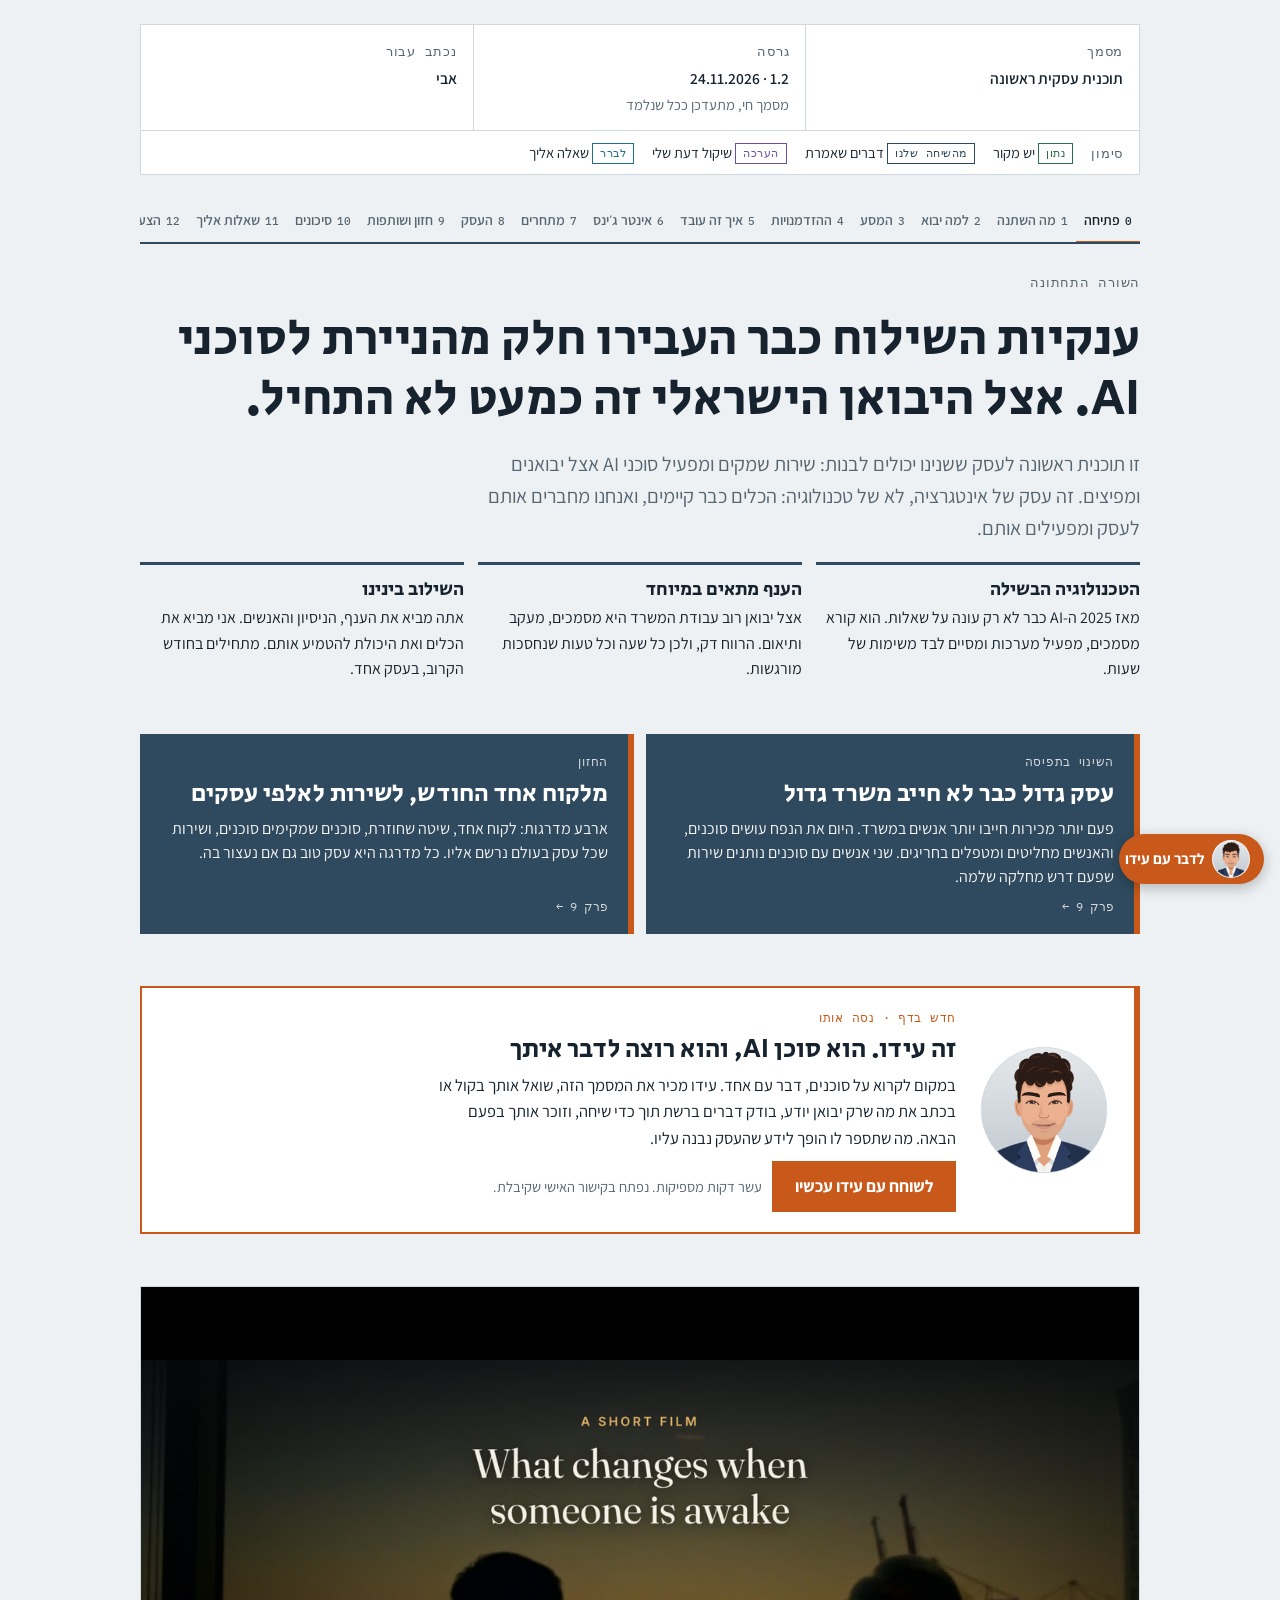
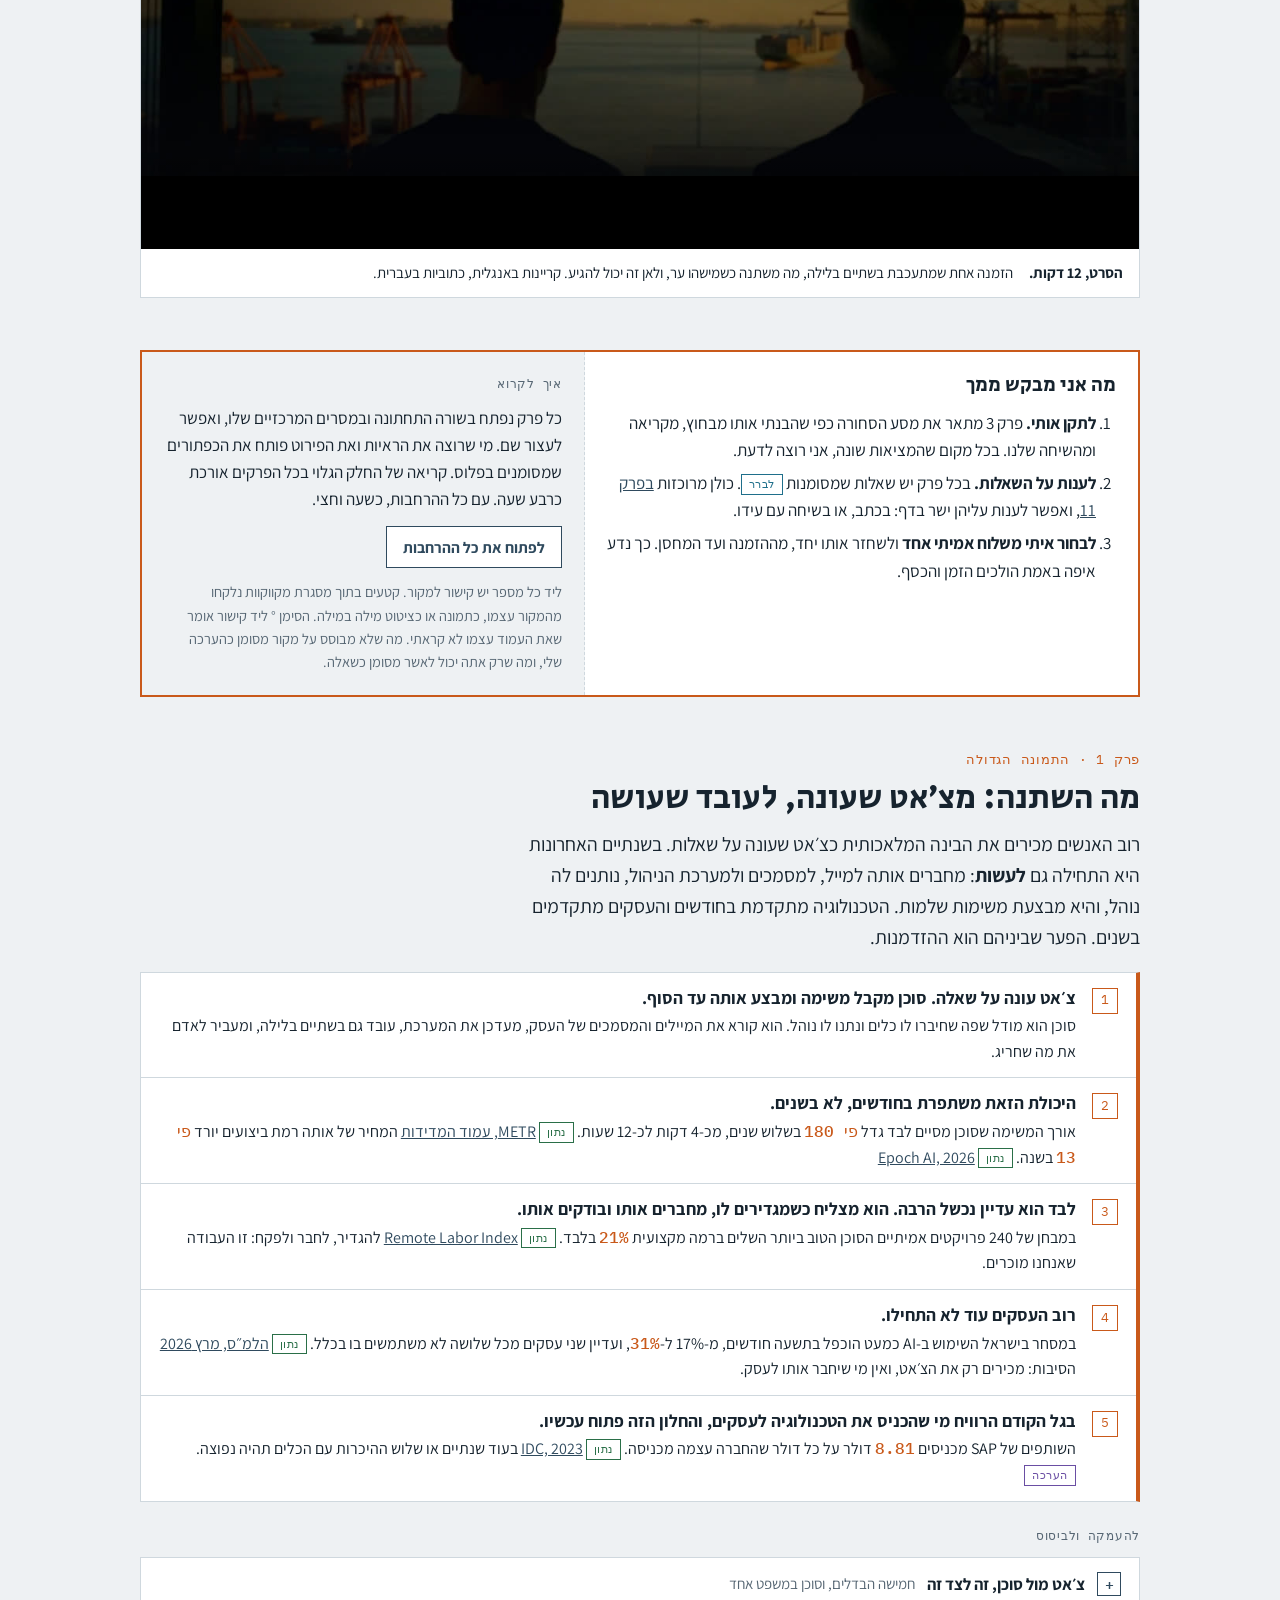
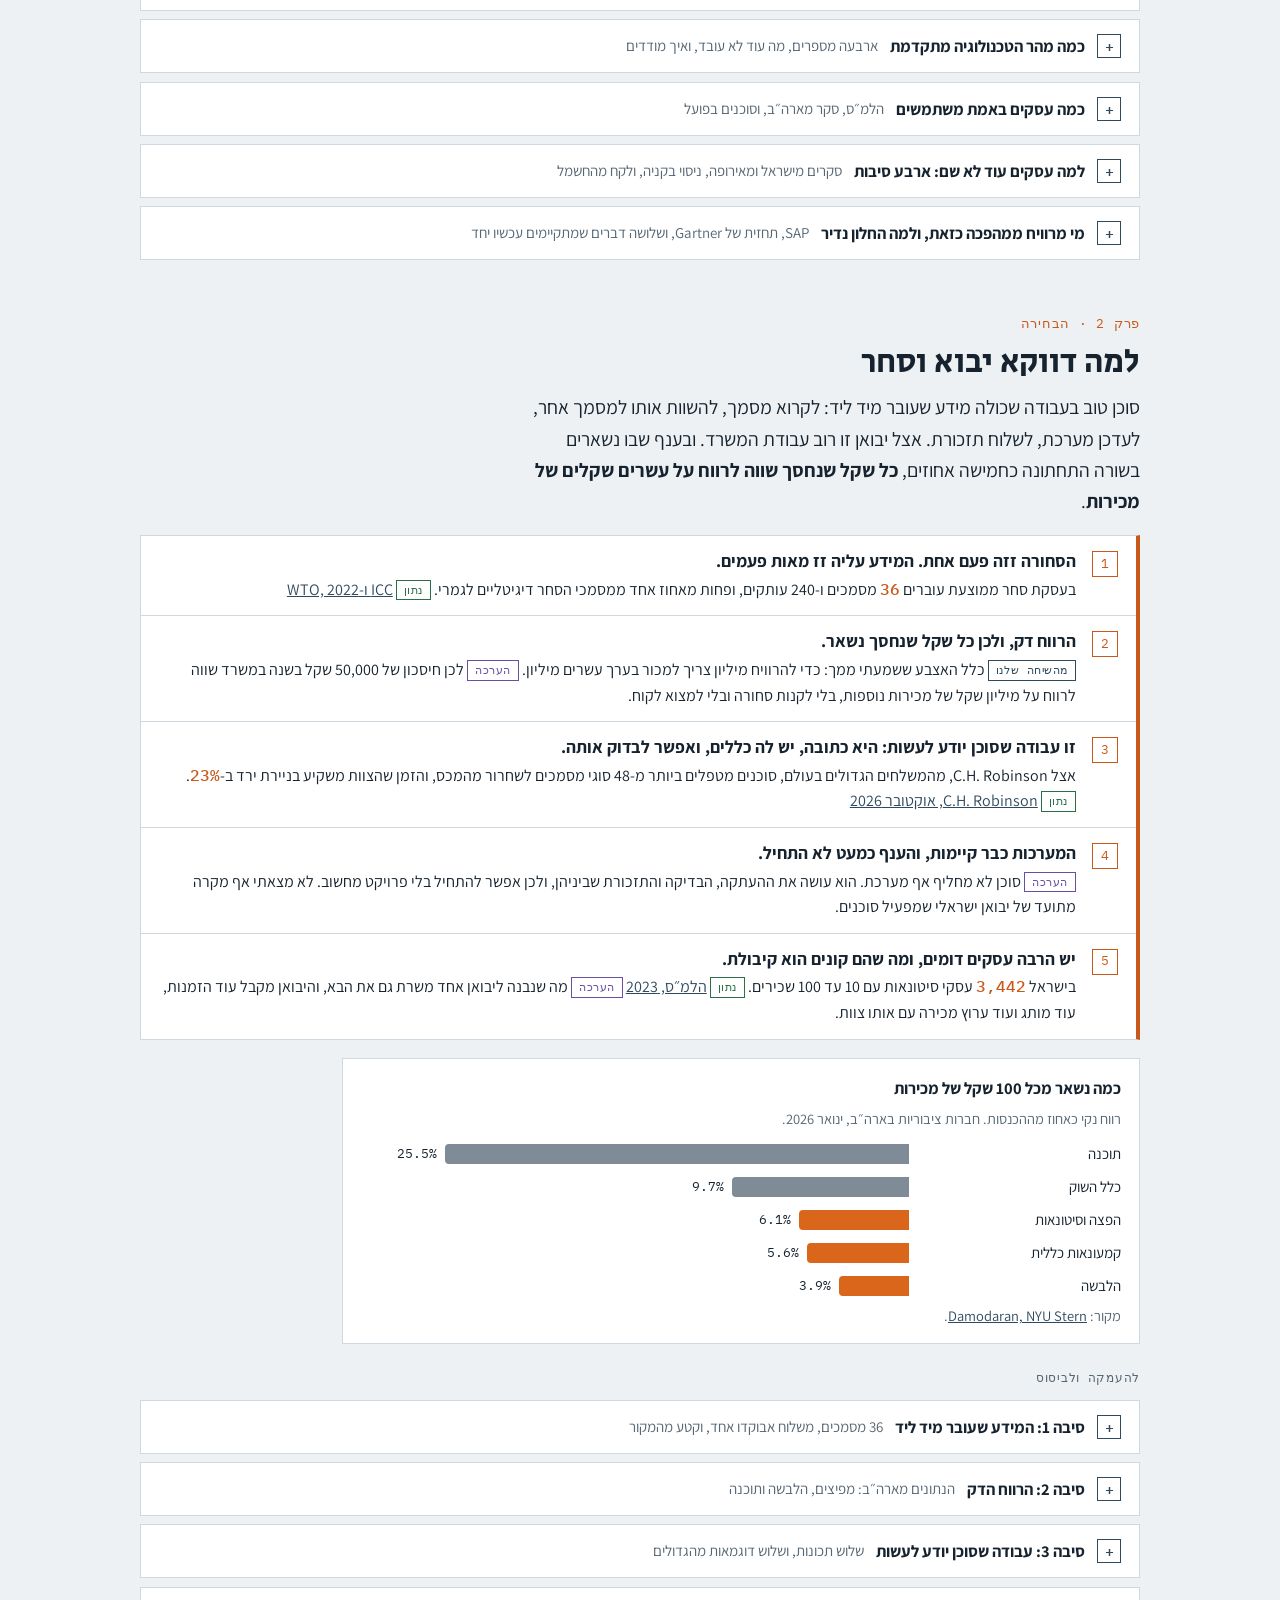
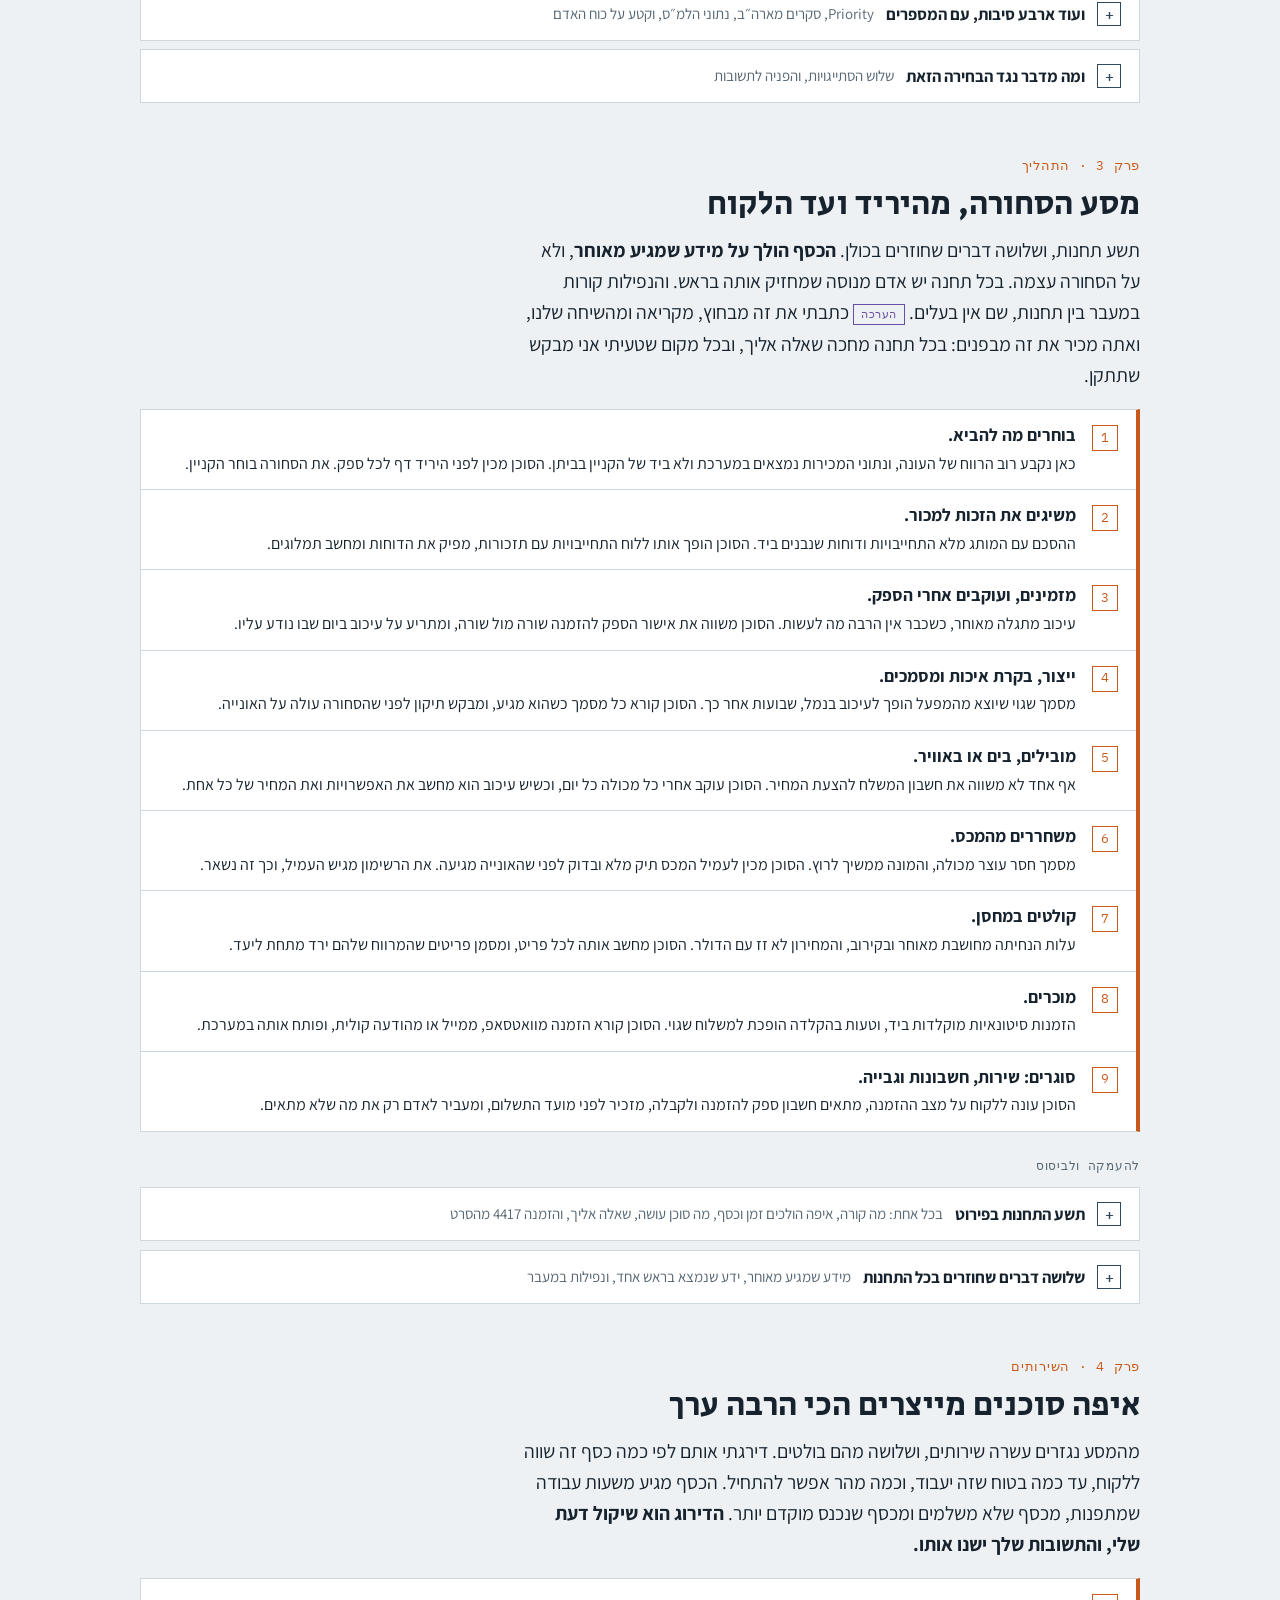
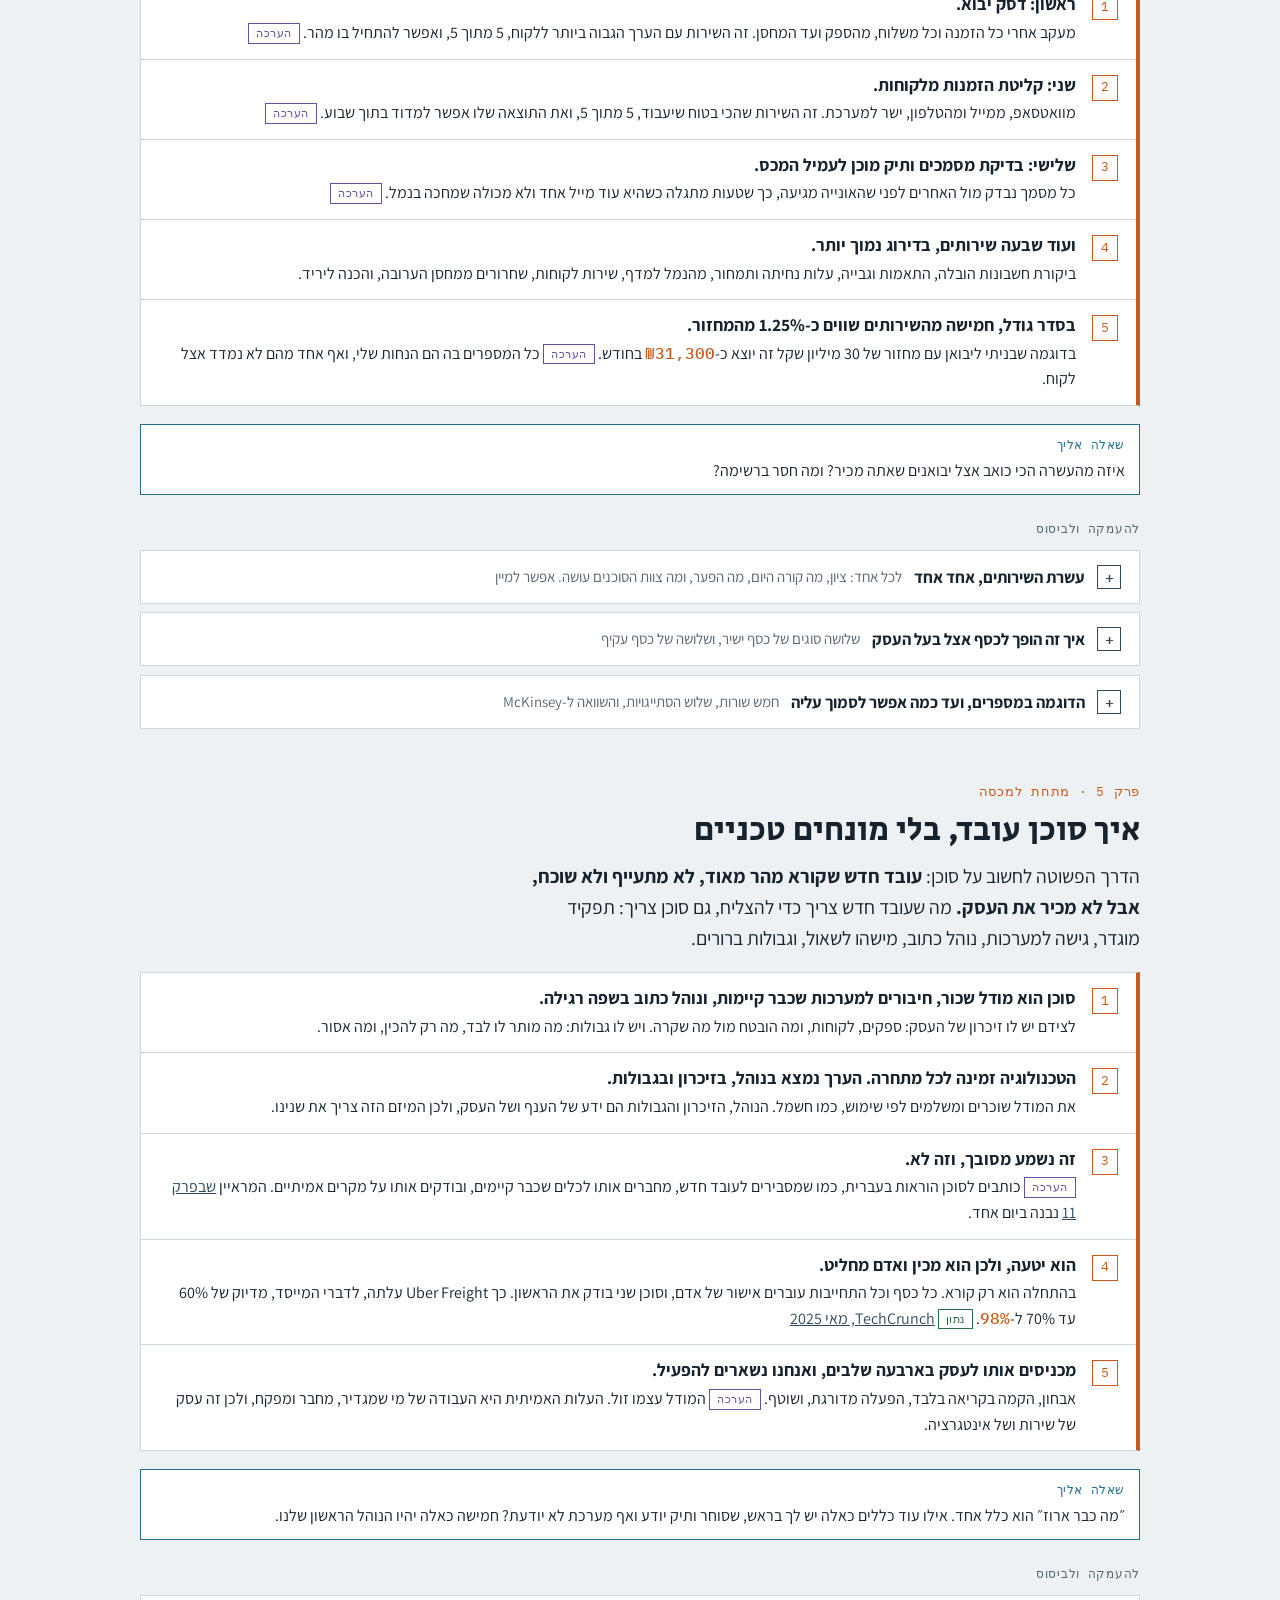
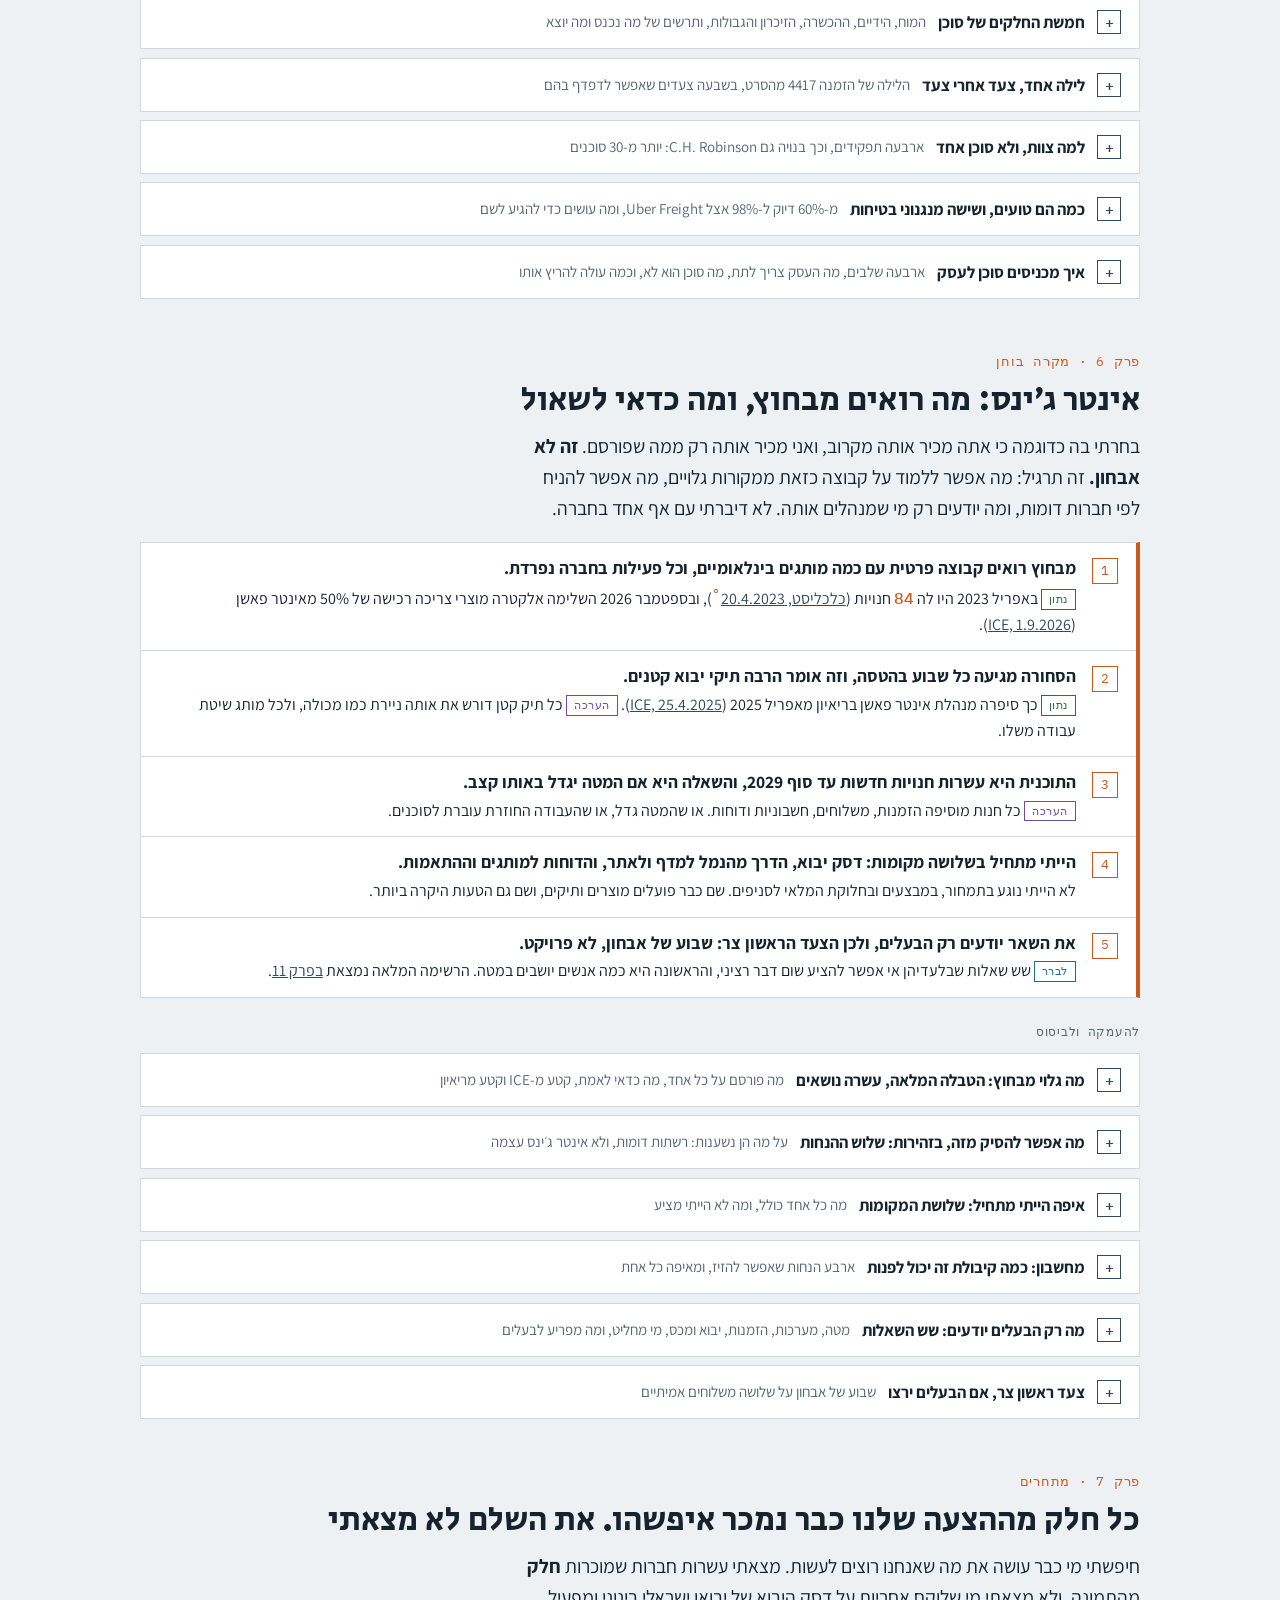
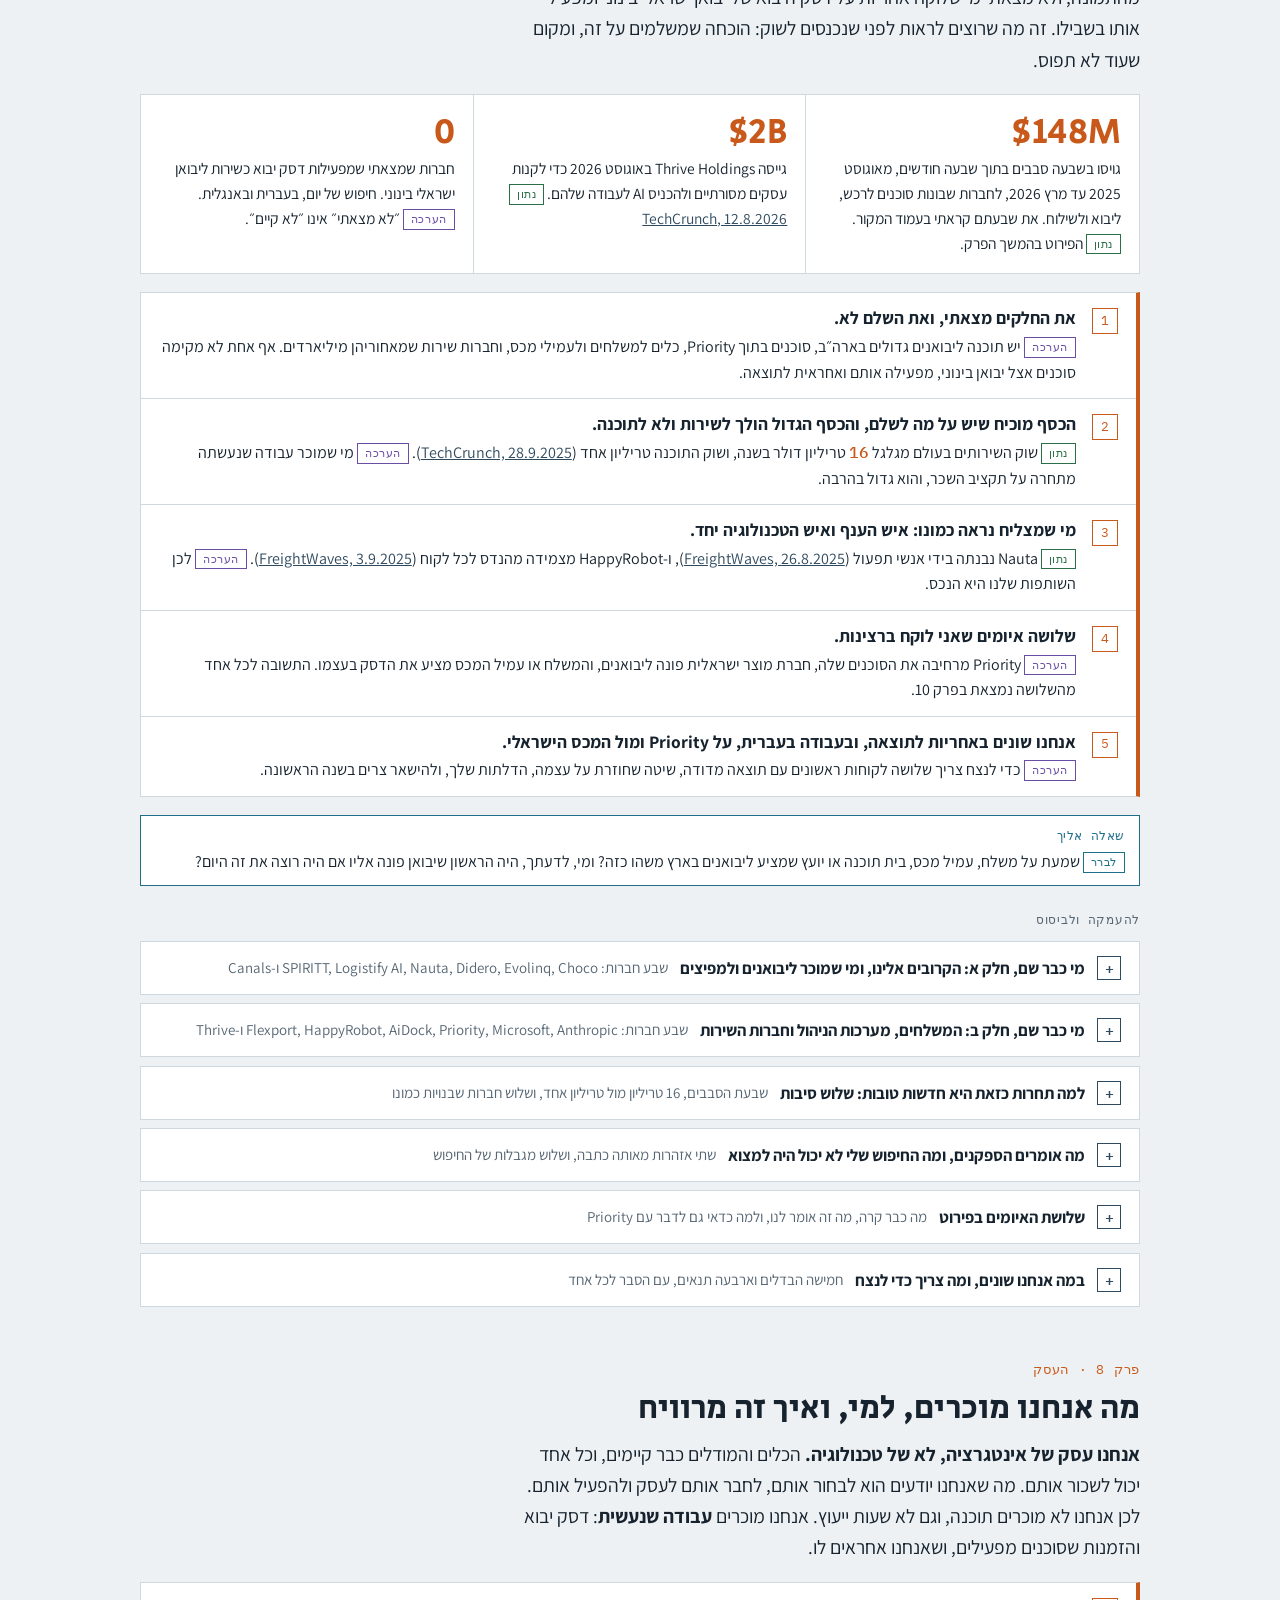
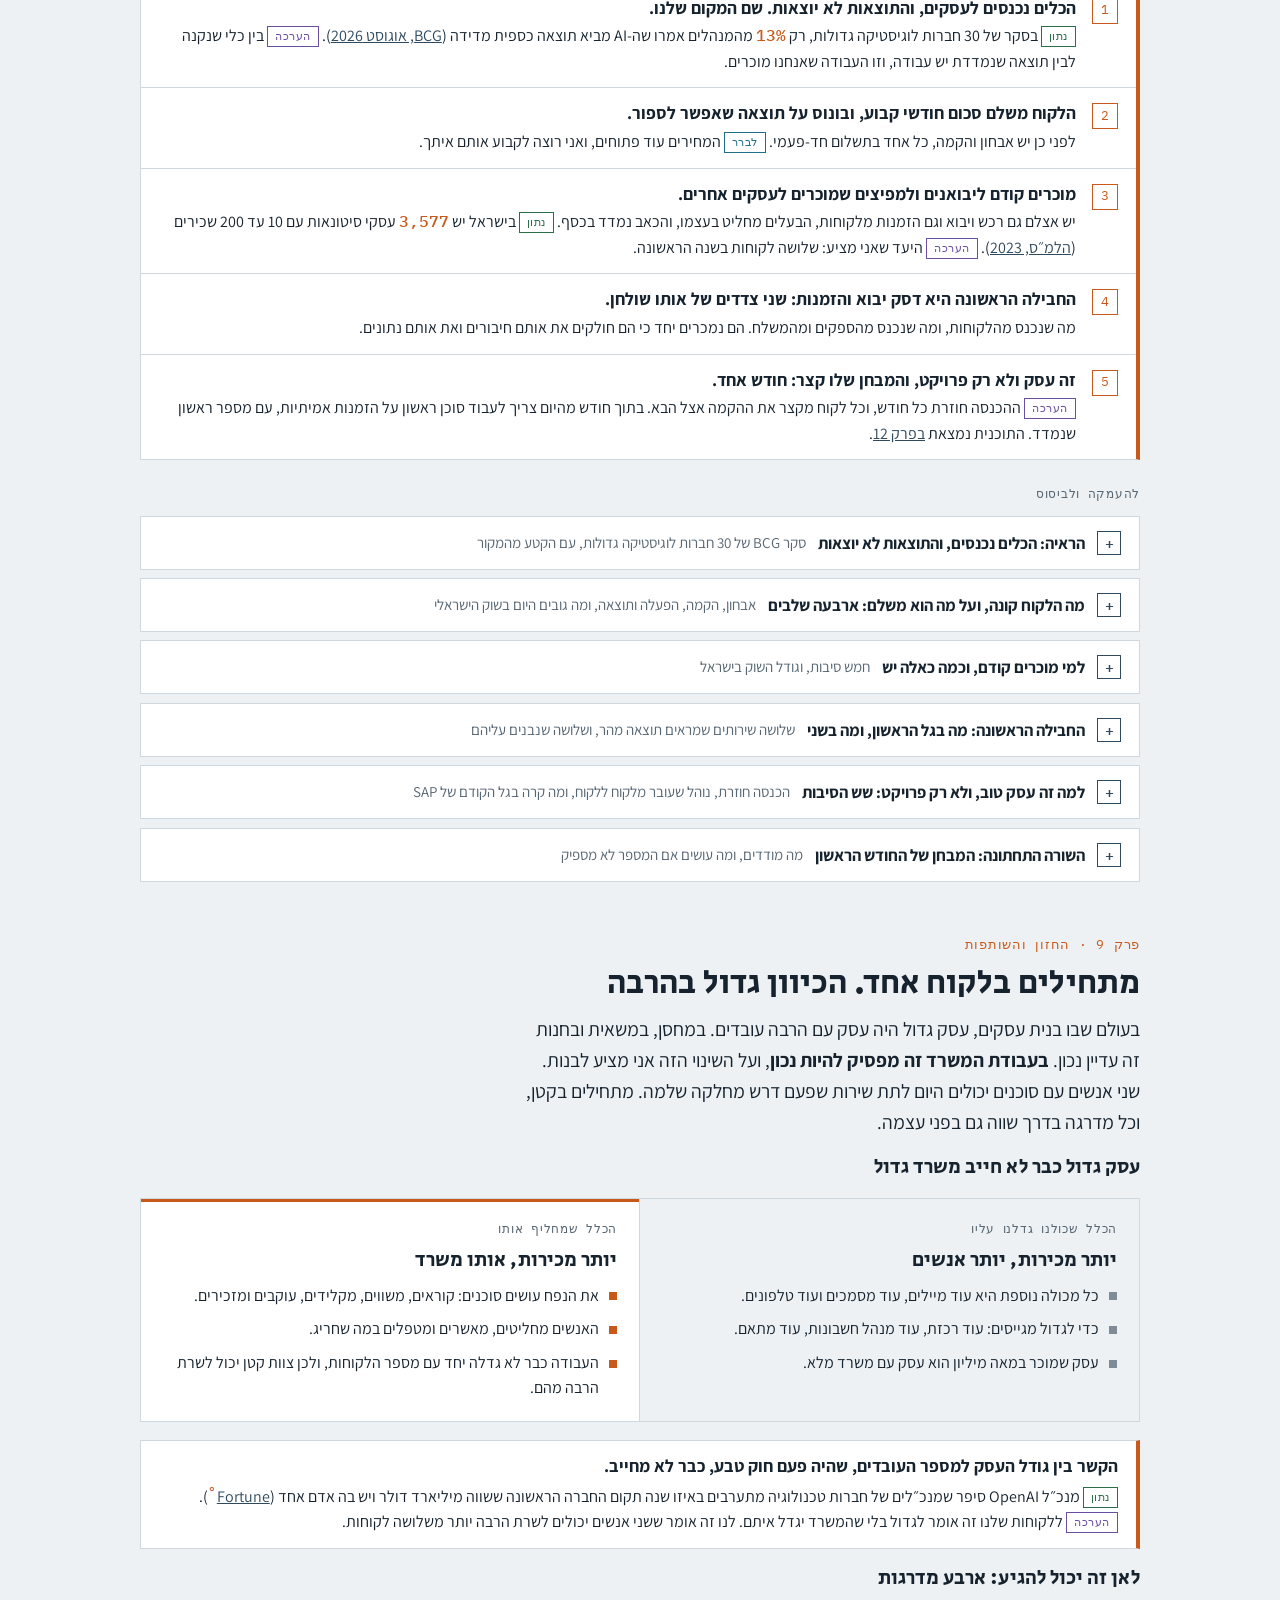
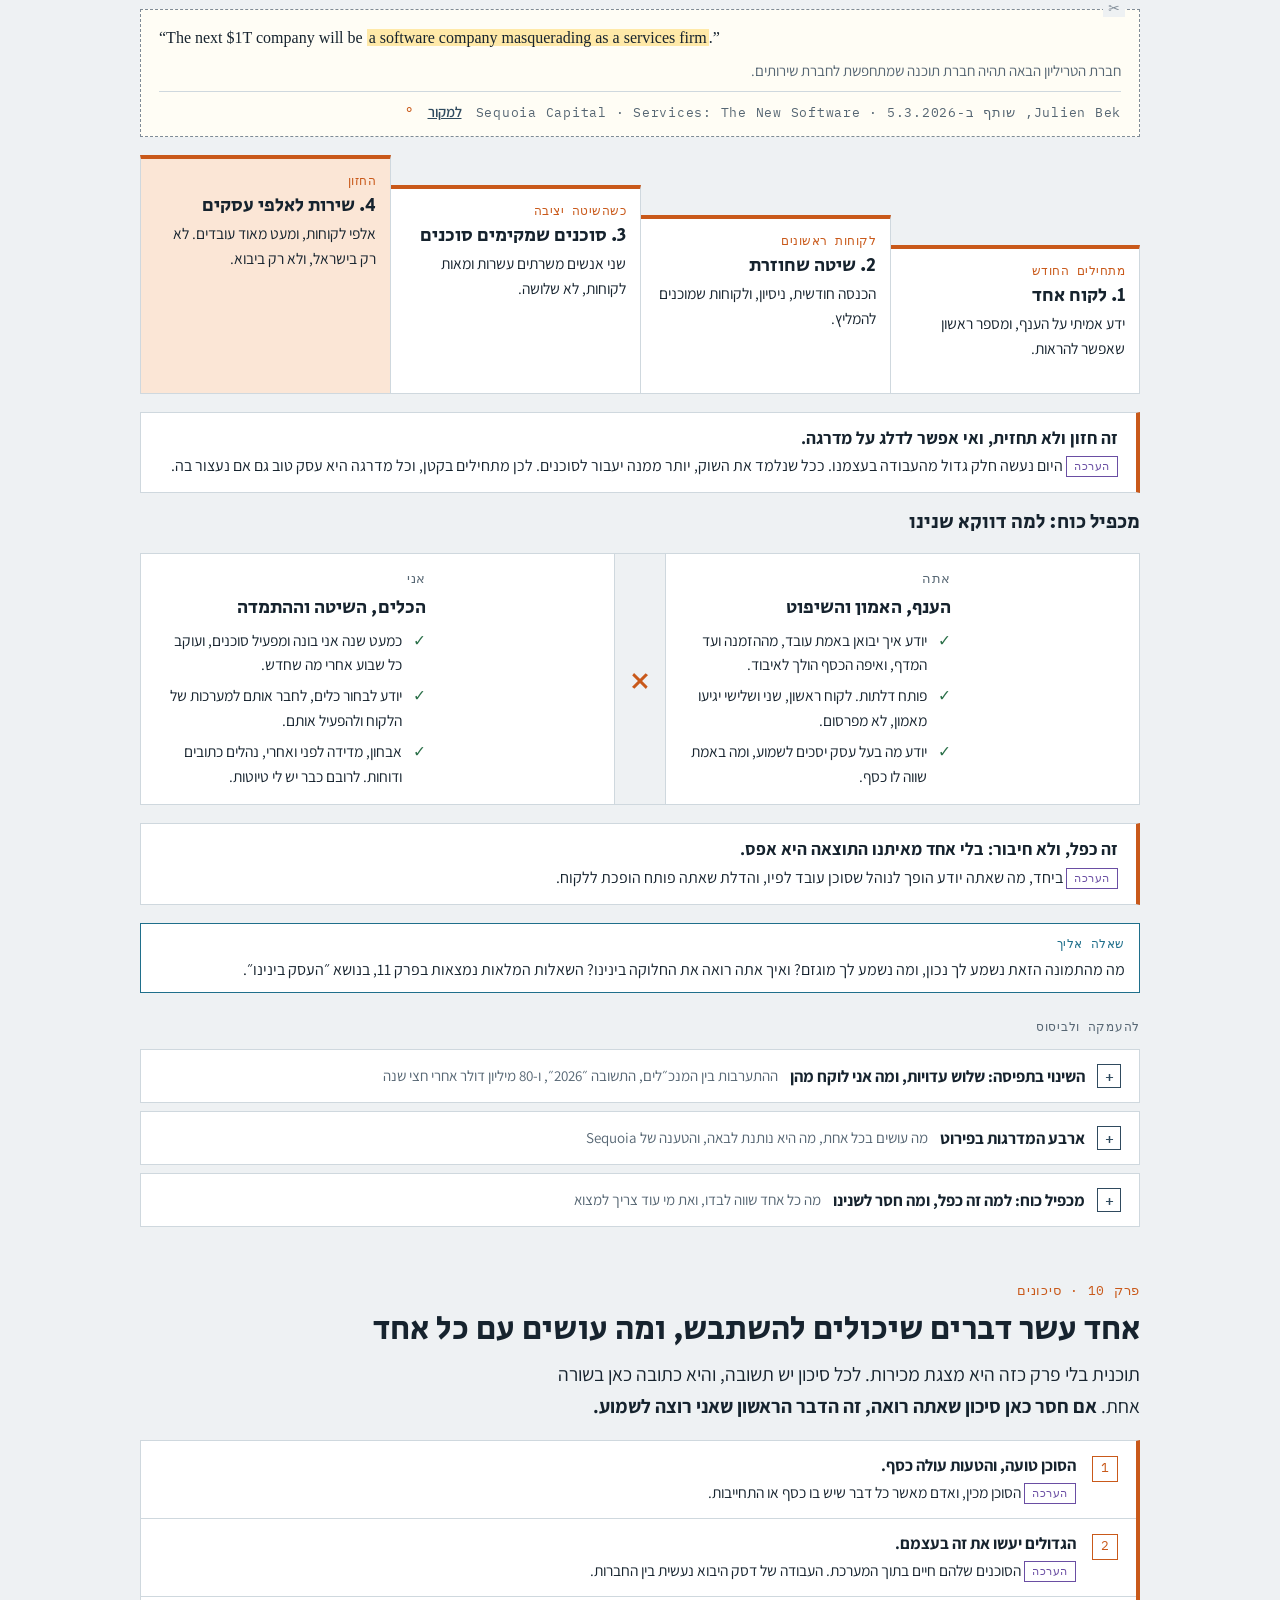
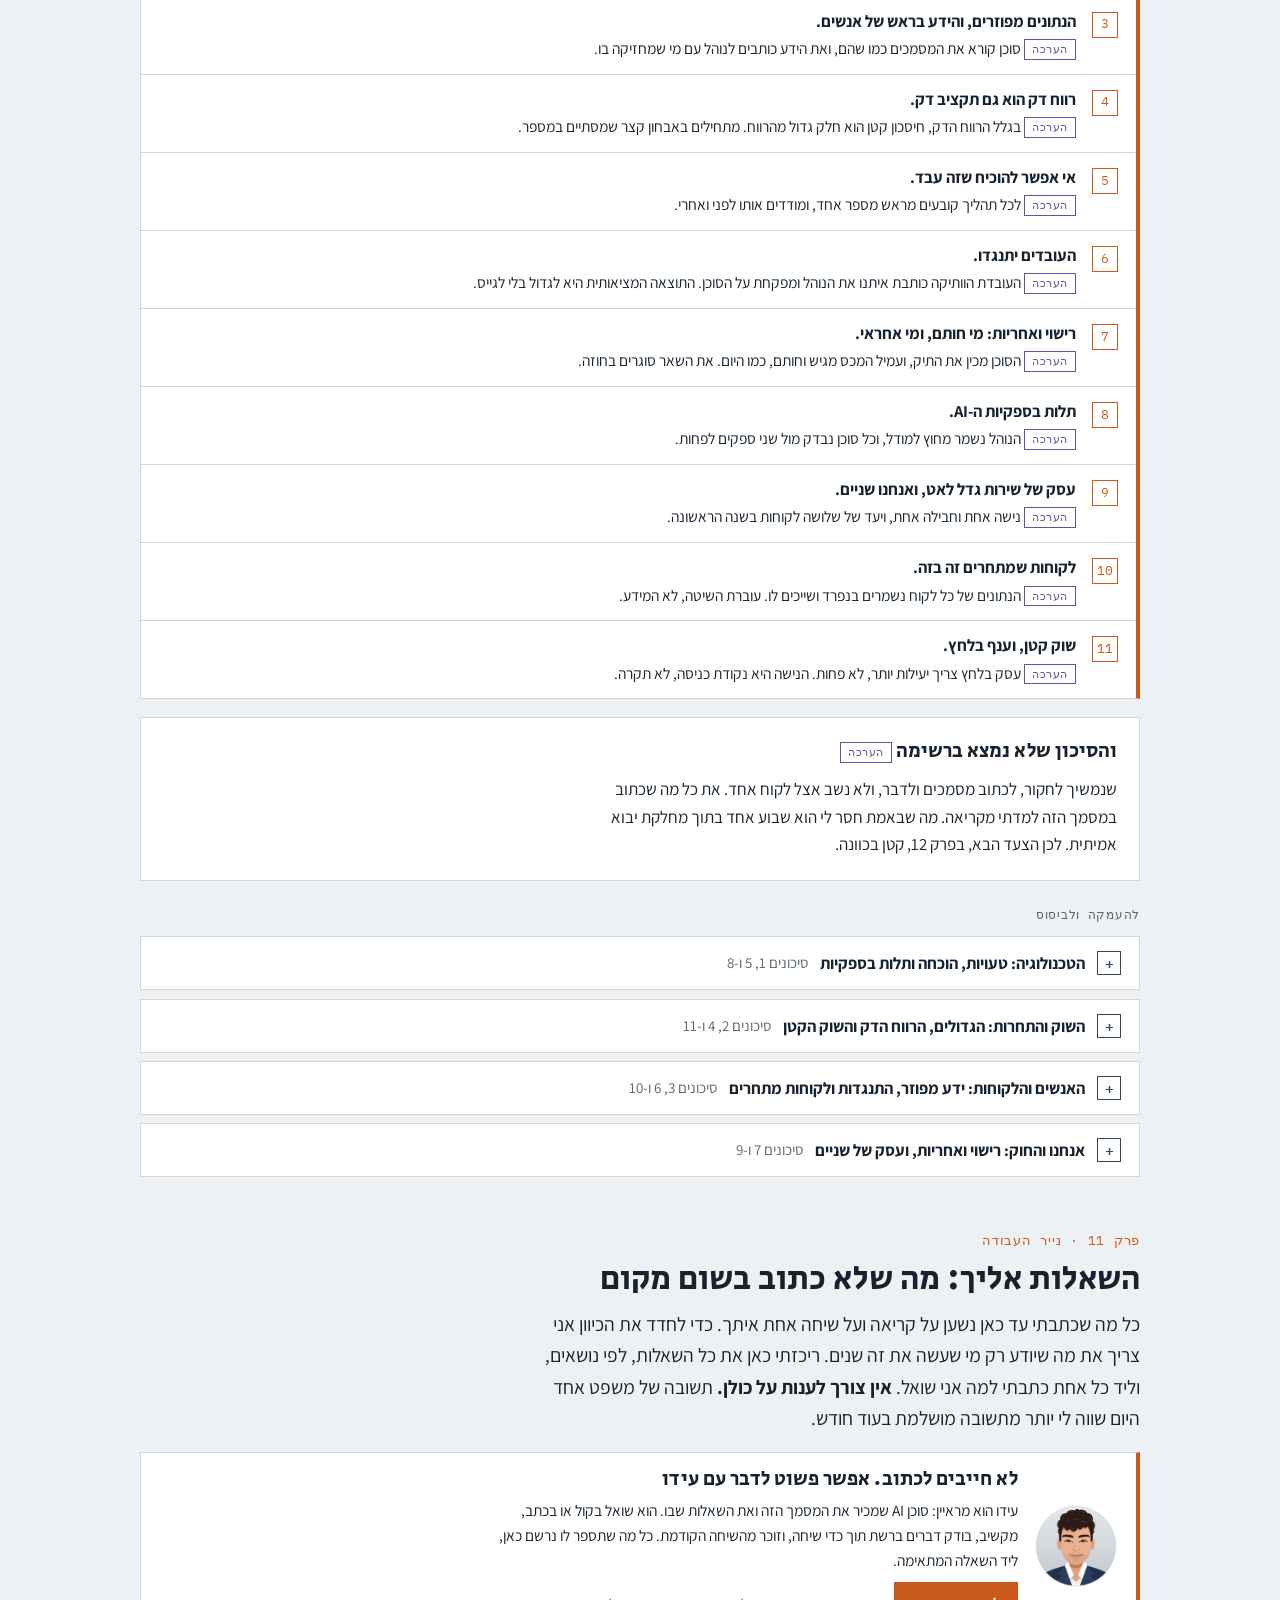
<file: index.html>
<!doctype html>
<html lang="he" dir="rtl">
<head>
<meta charset="utf-8">
<meta name="viewport" content="width=device-width,initial-scale=1">
<meta name="robots" content="noindex,nofollow">
<meta http-equiv="refresh" content="0; url=trade/">
<title>igentics</title>
</head>
<body>
<p><a href="trade/">להמשך</a></p>
</body>
</html>
</file>
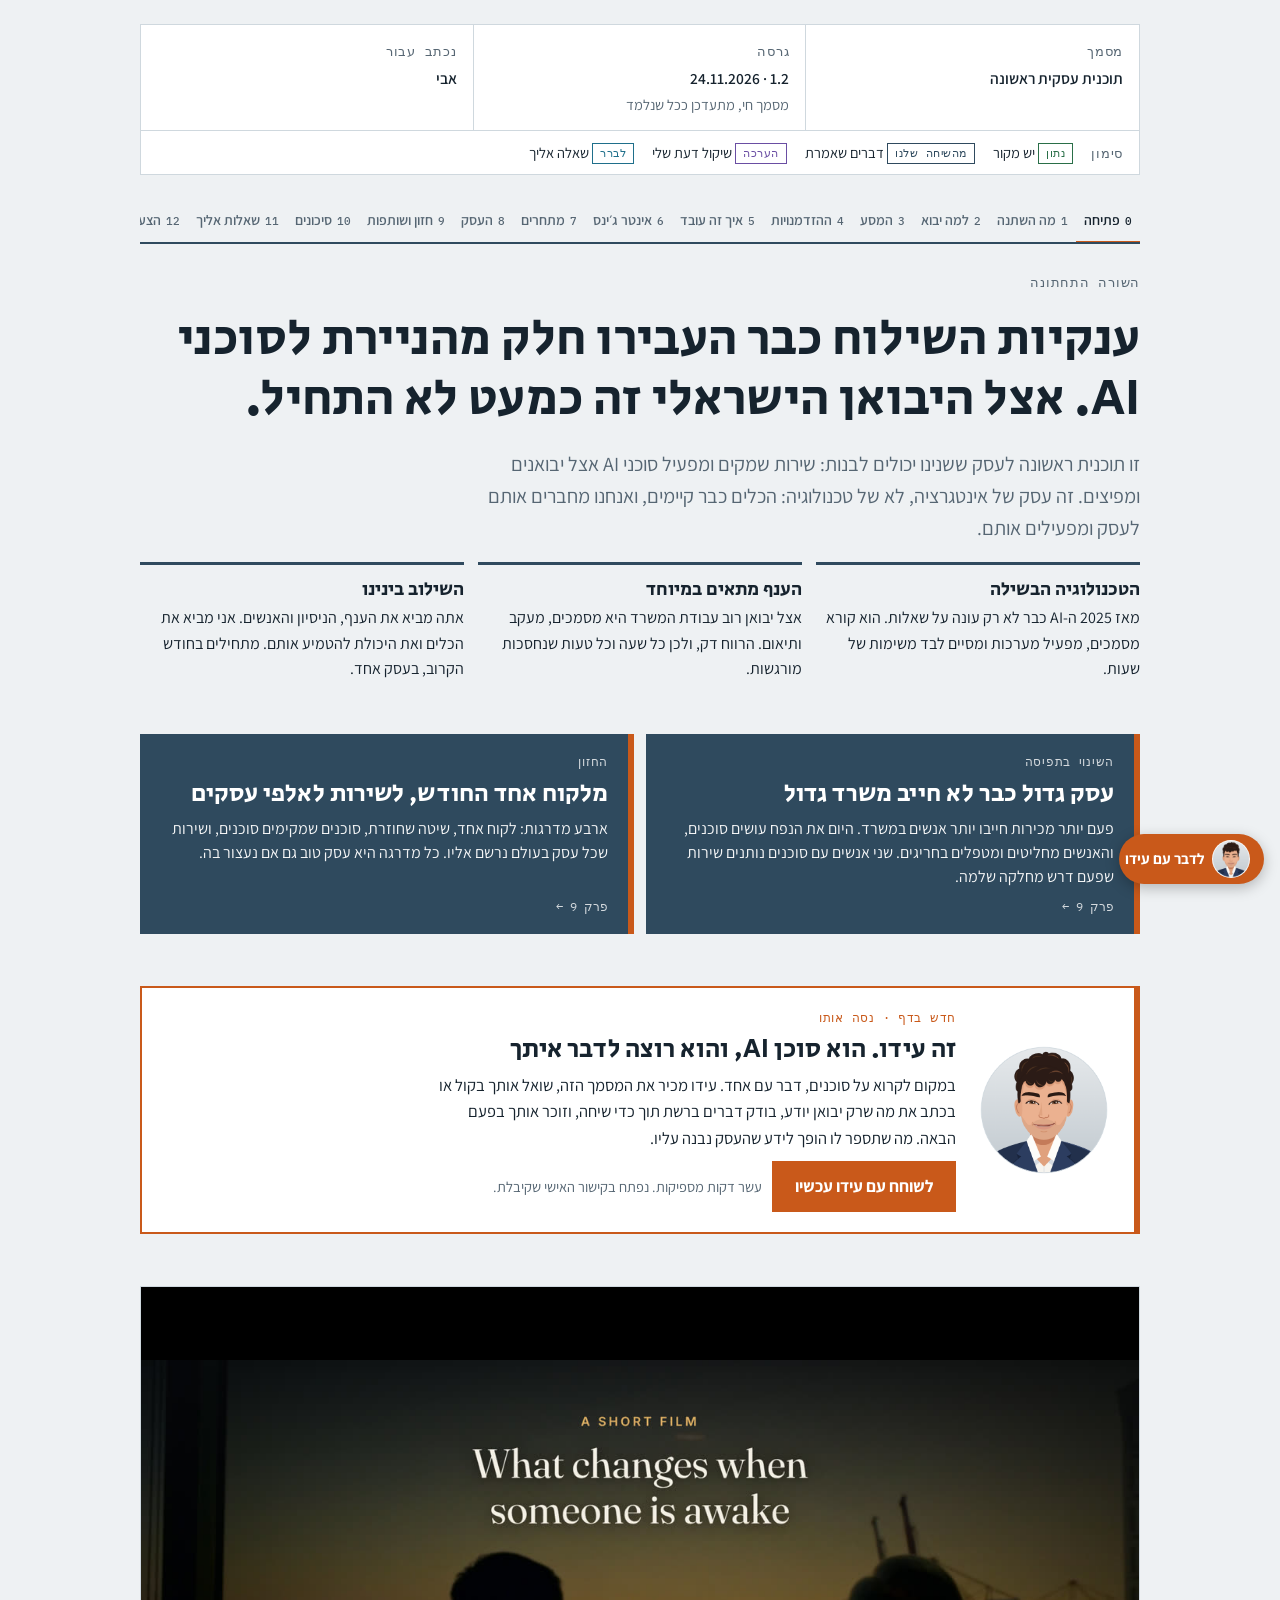
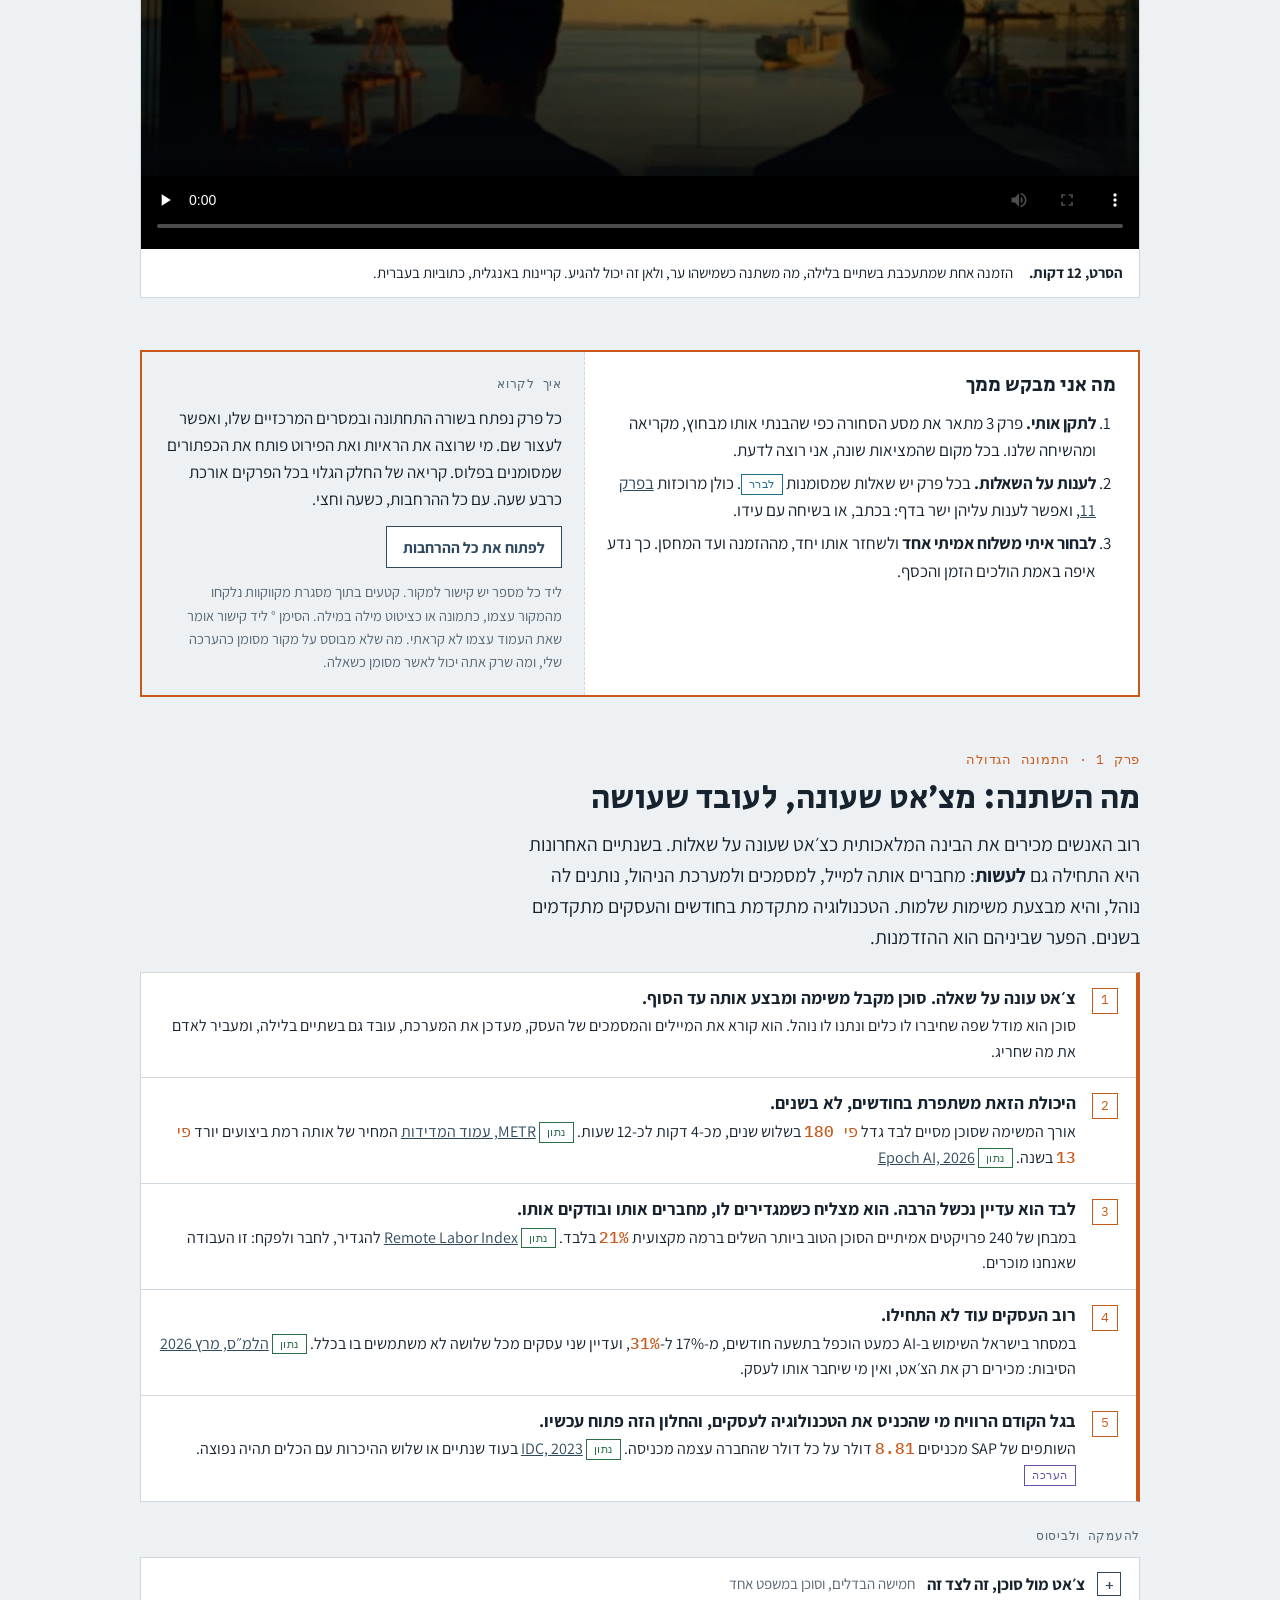
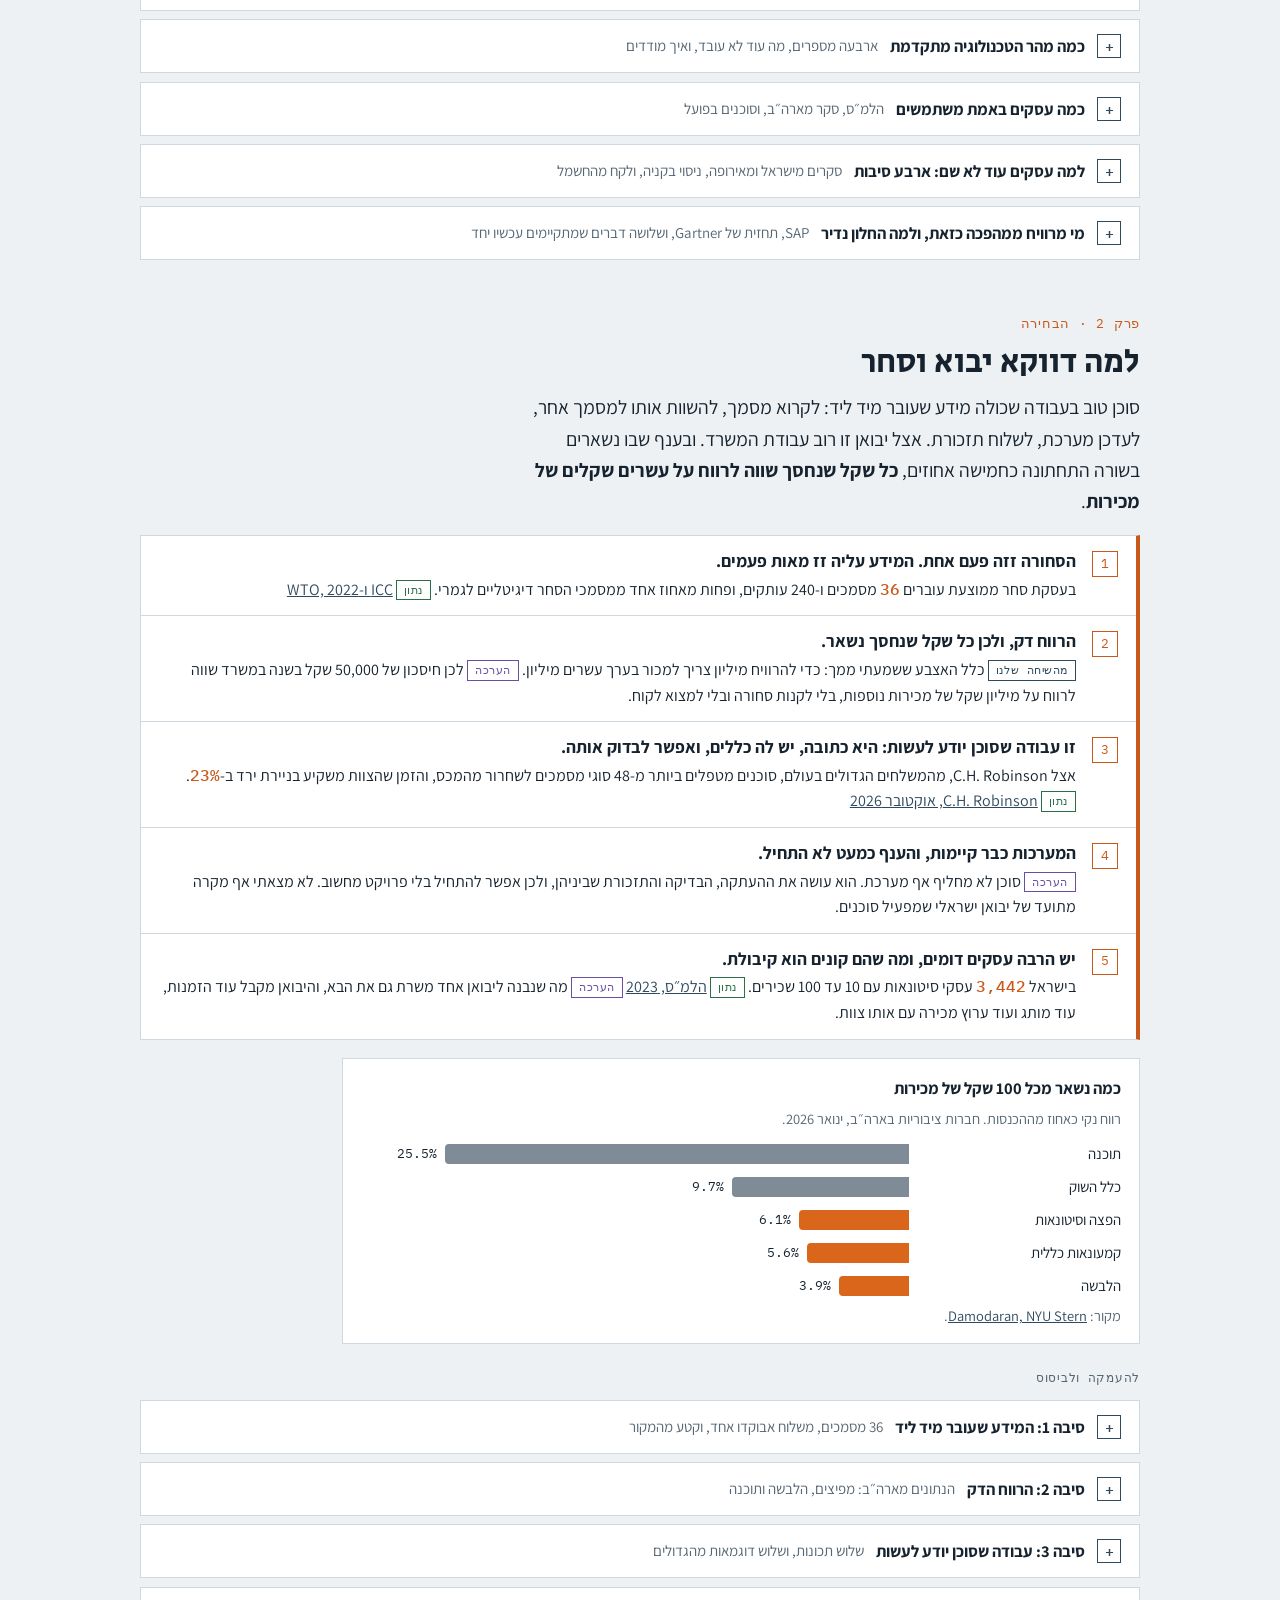
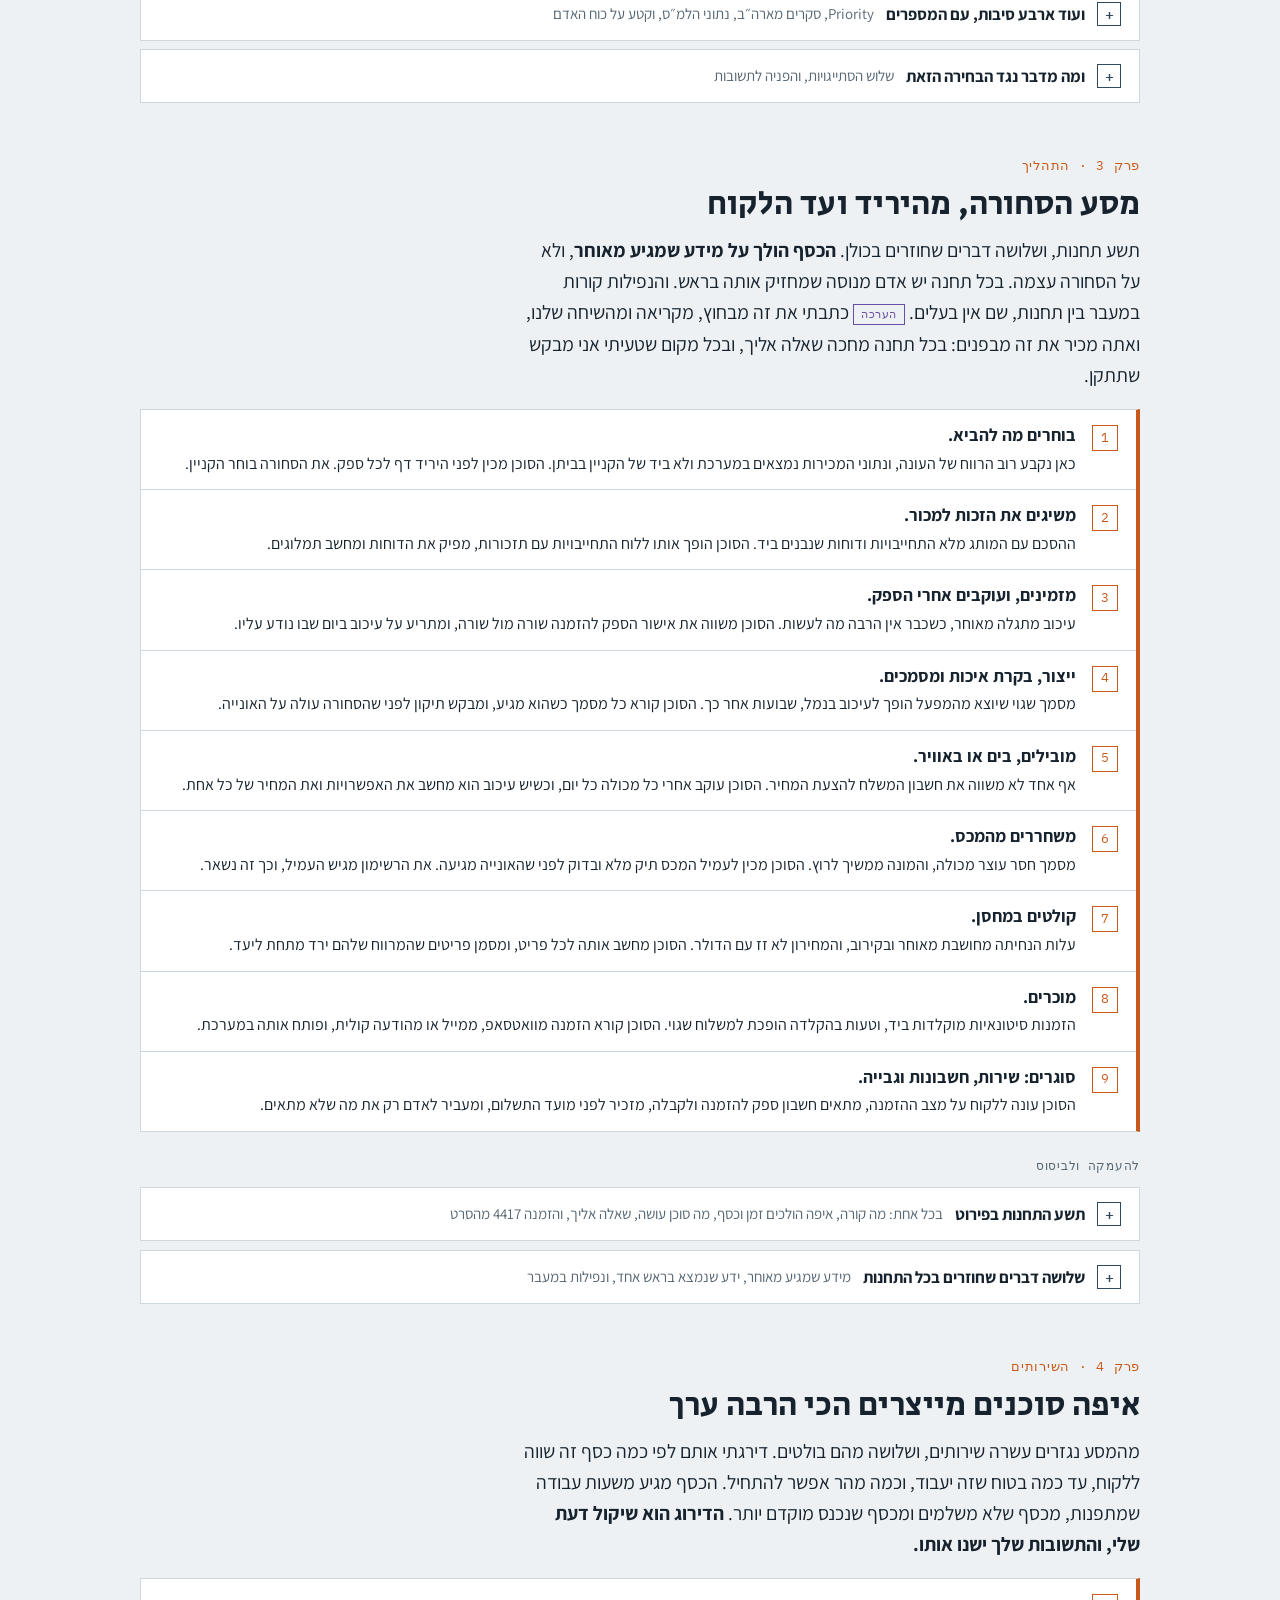
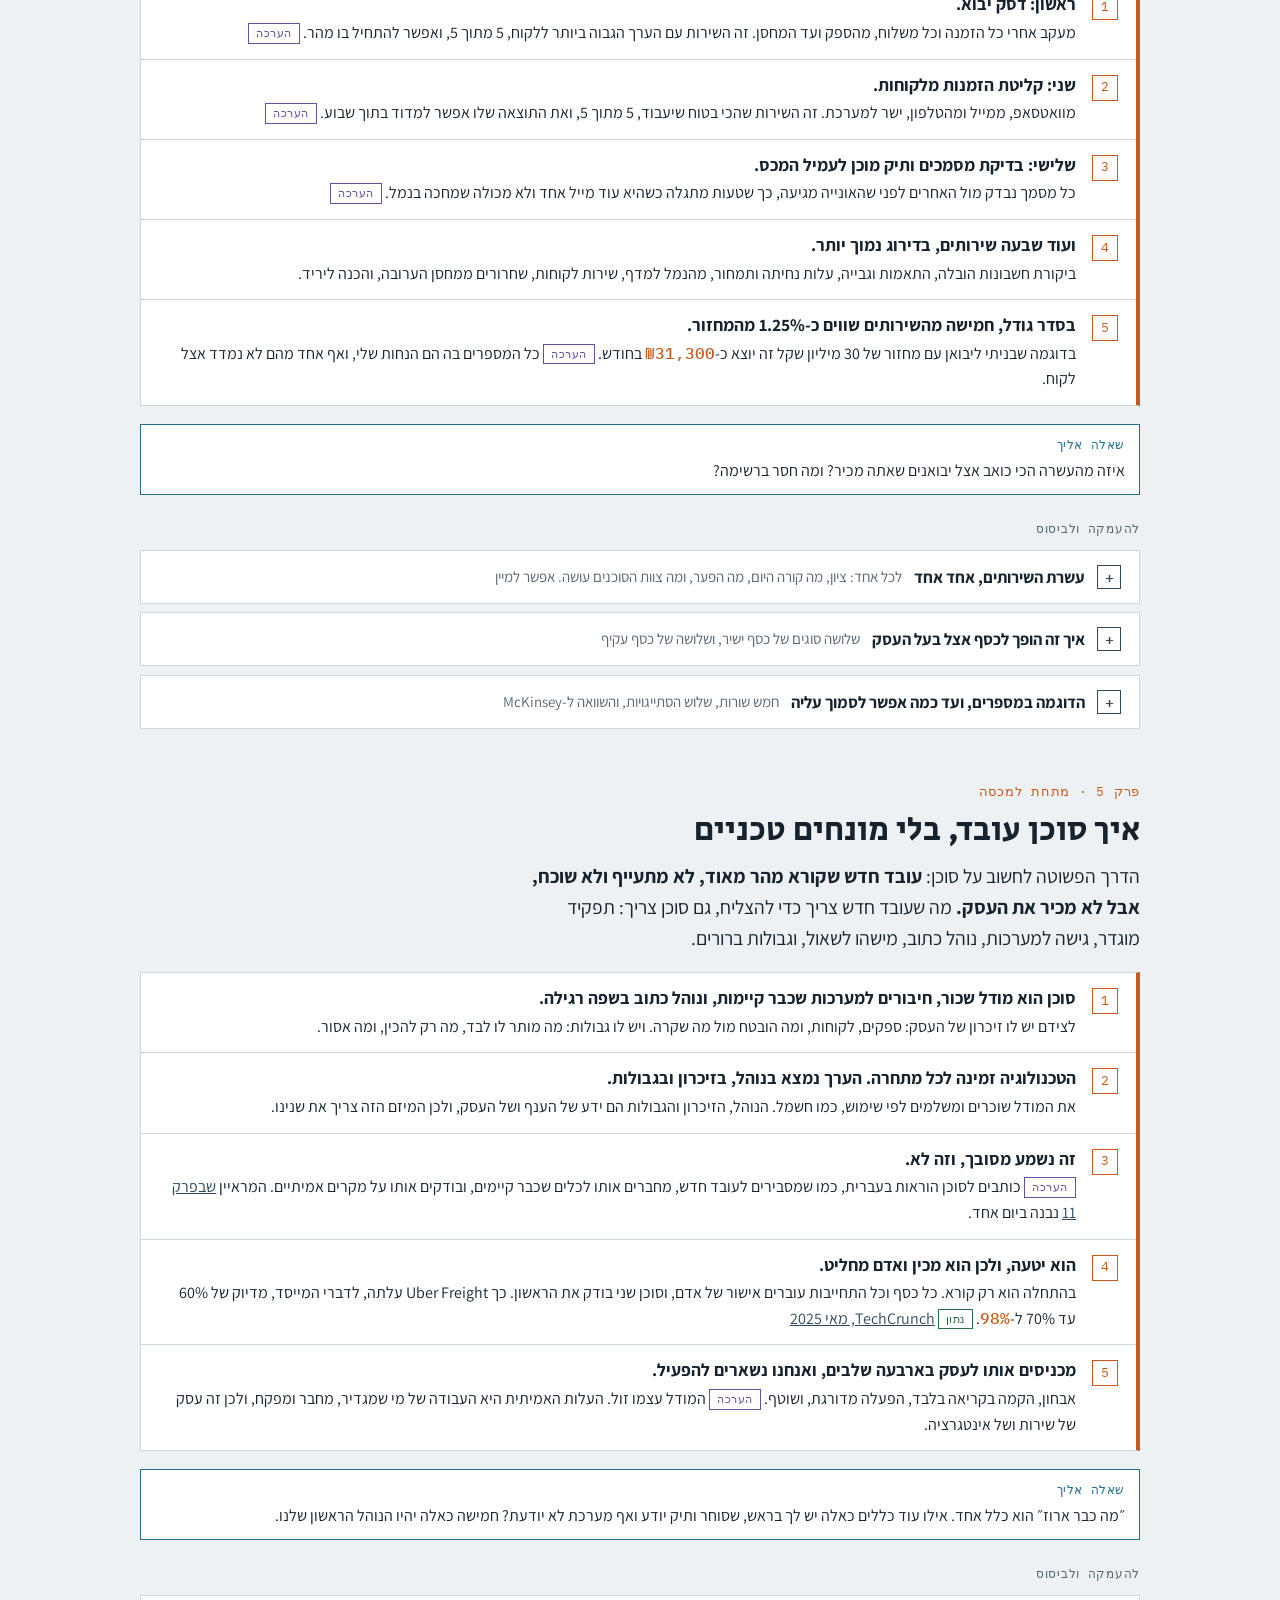
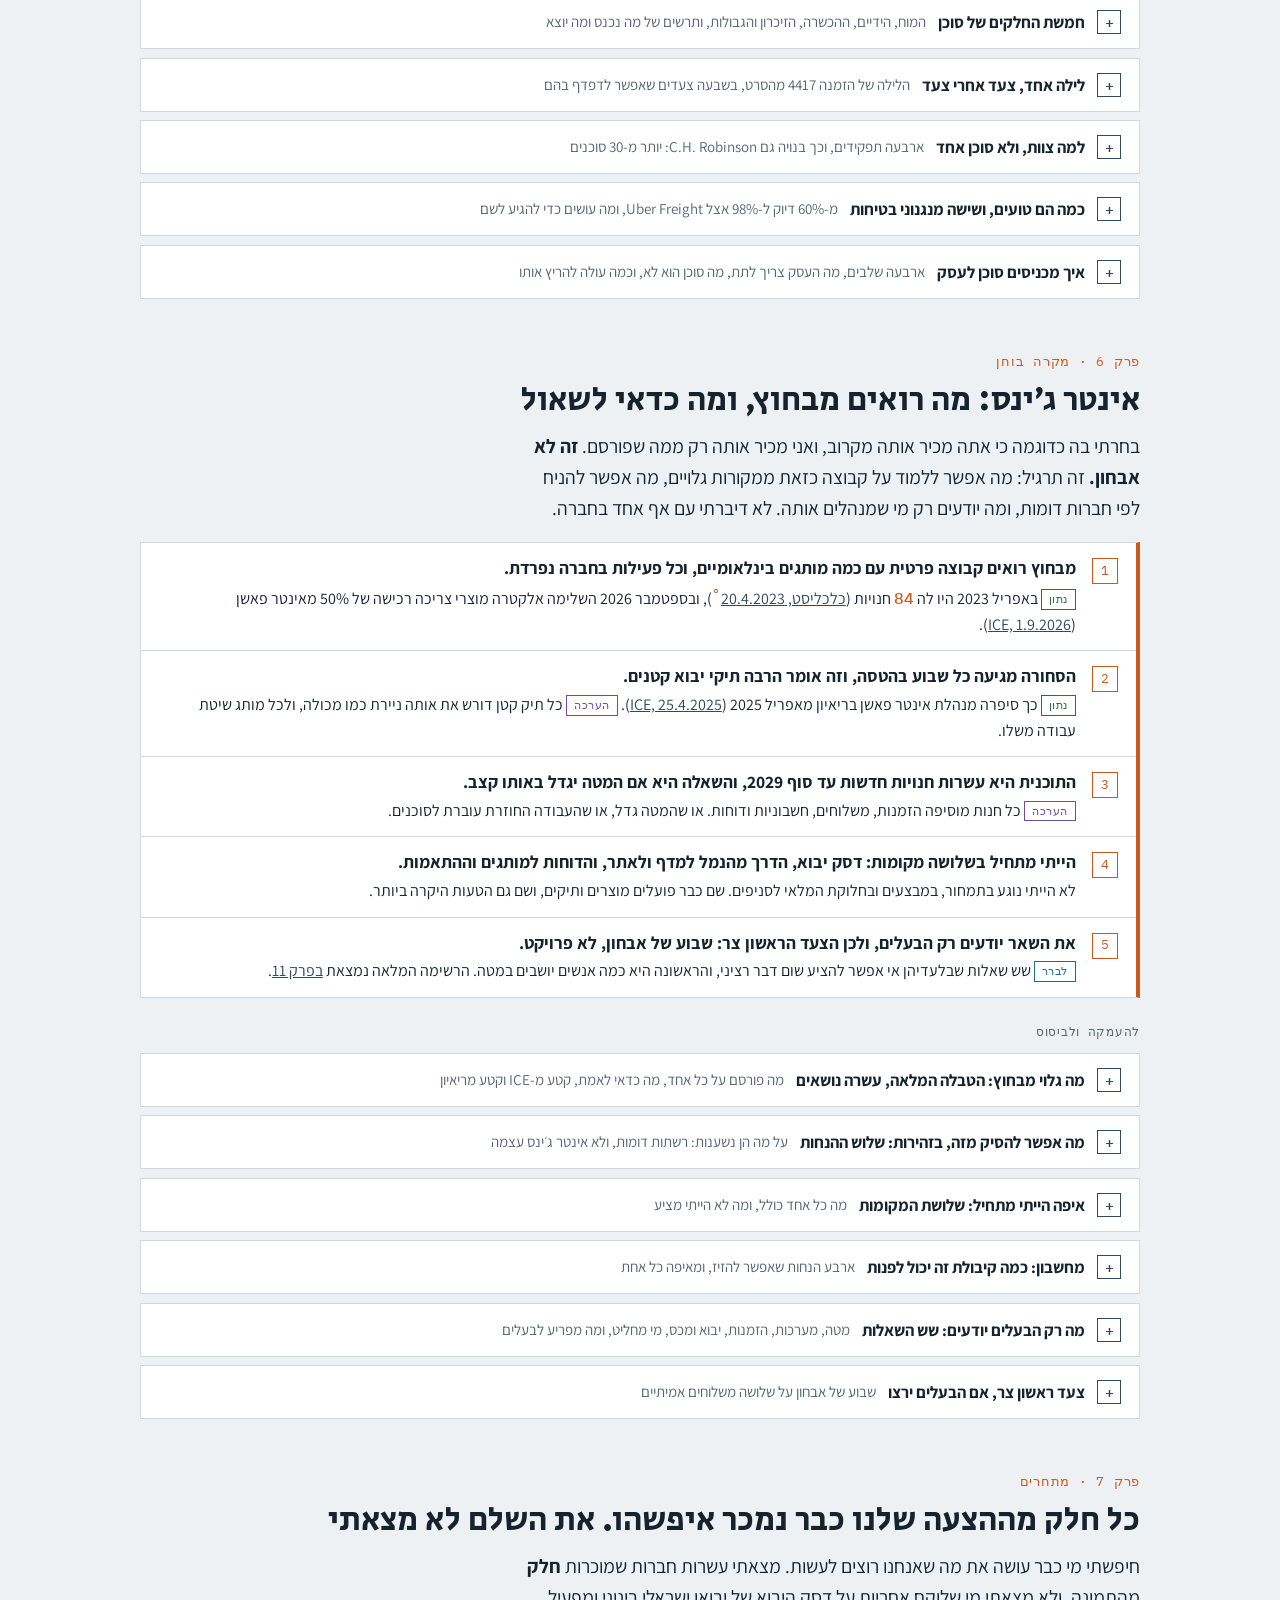
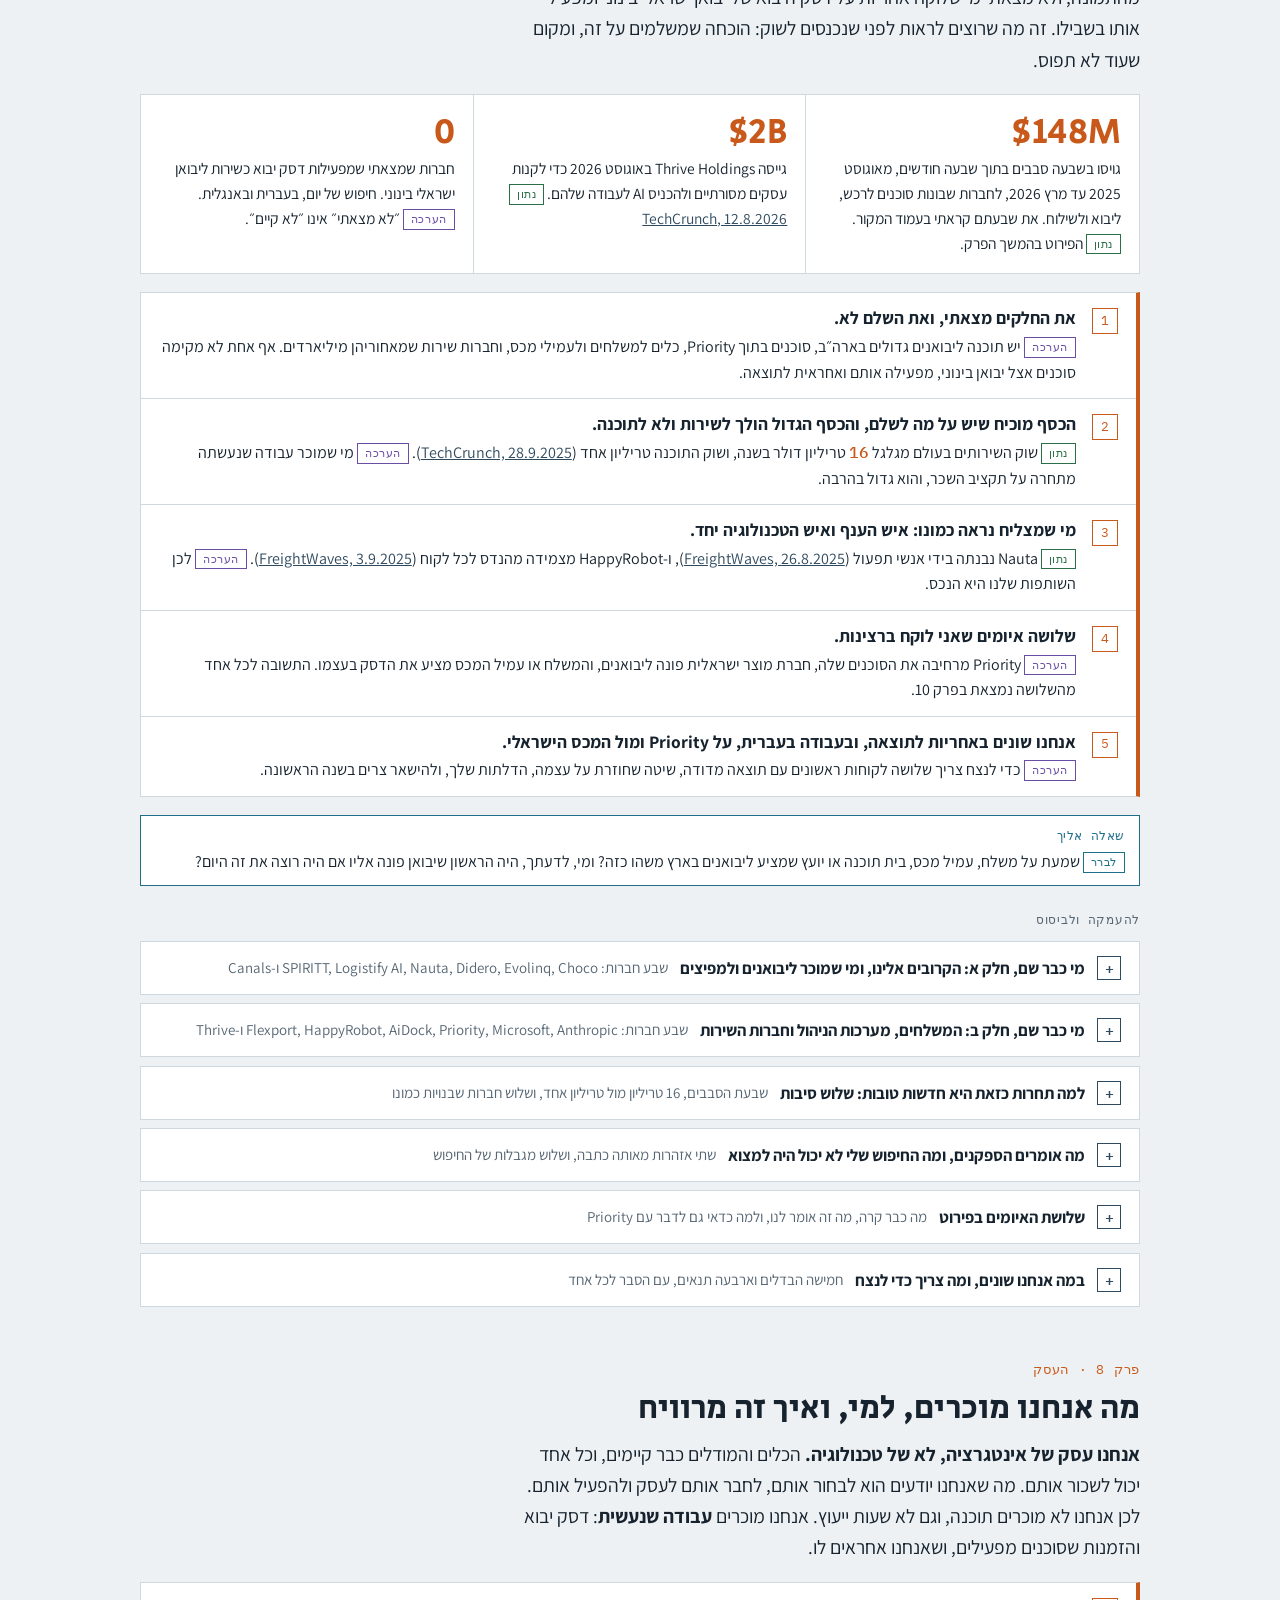
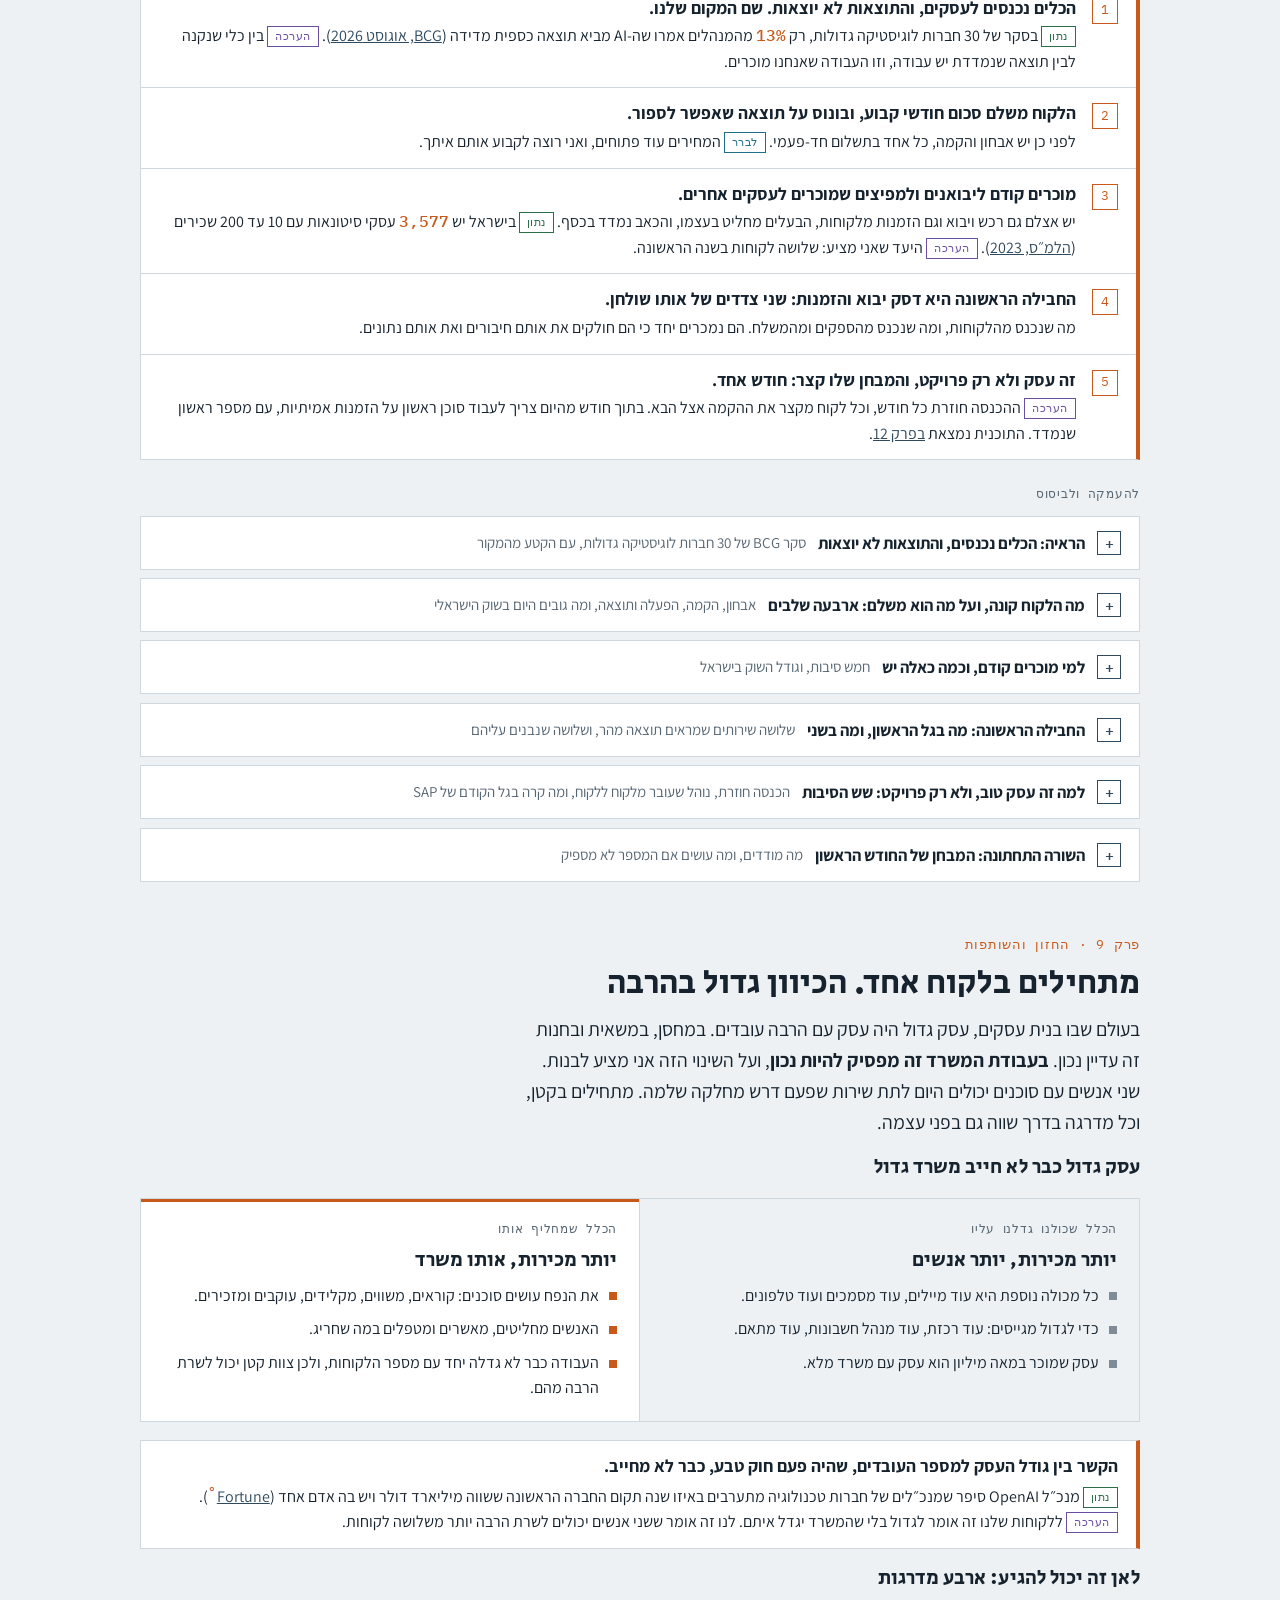
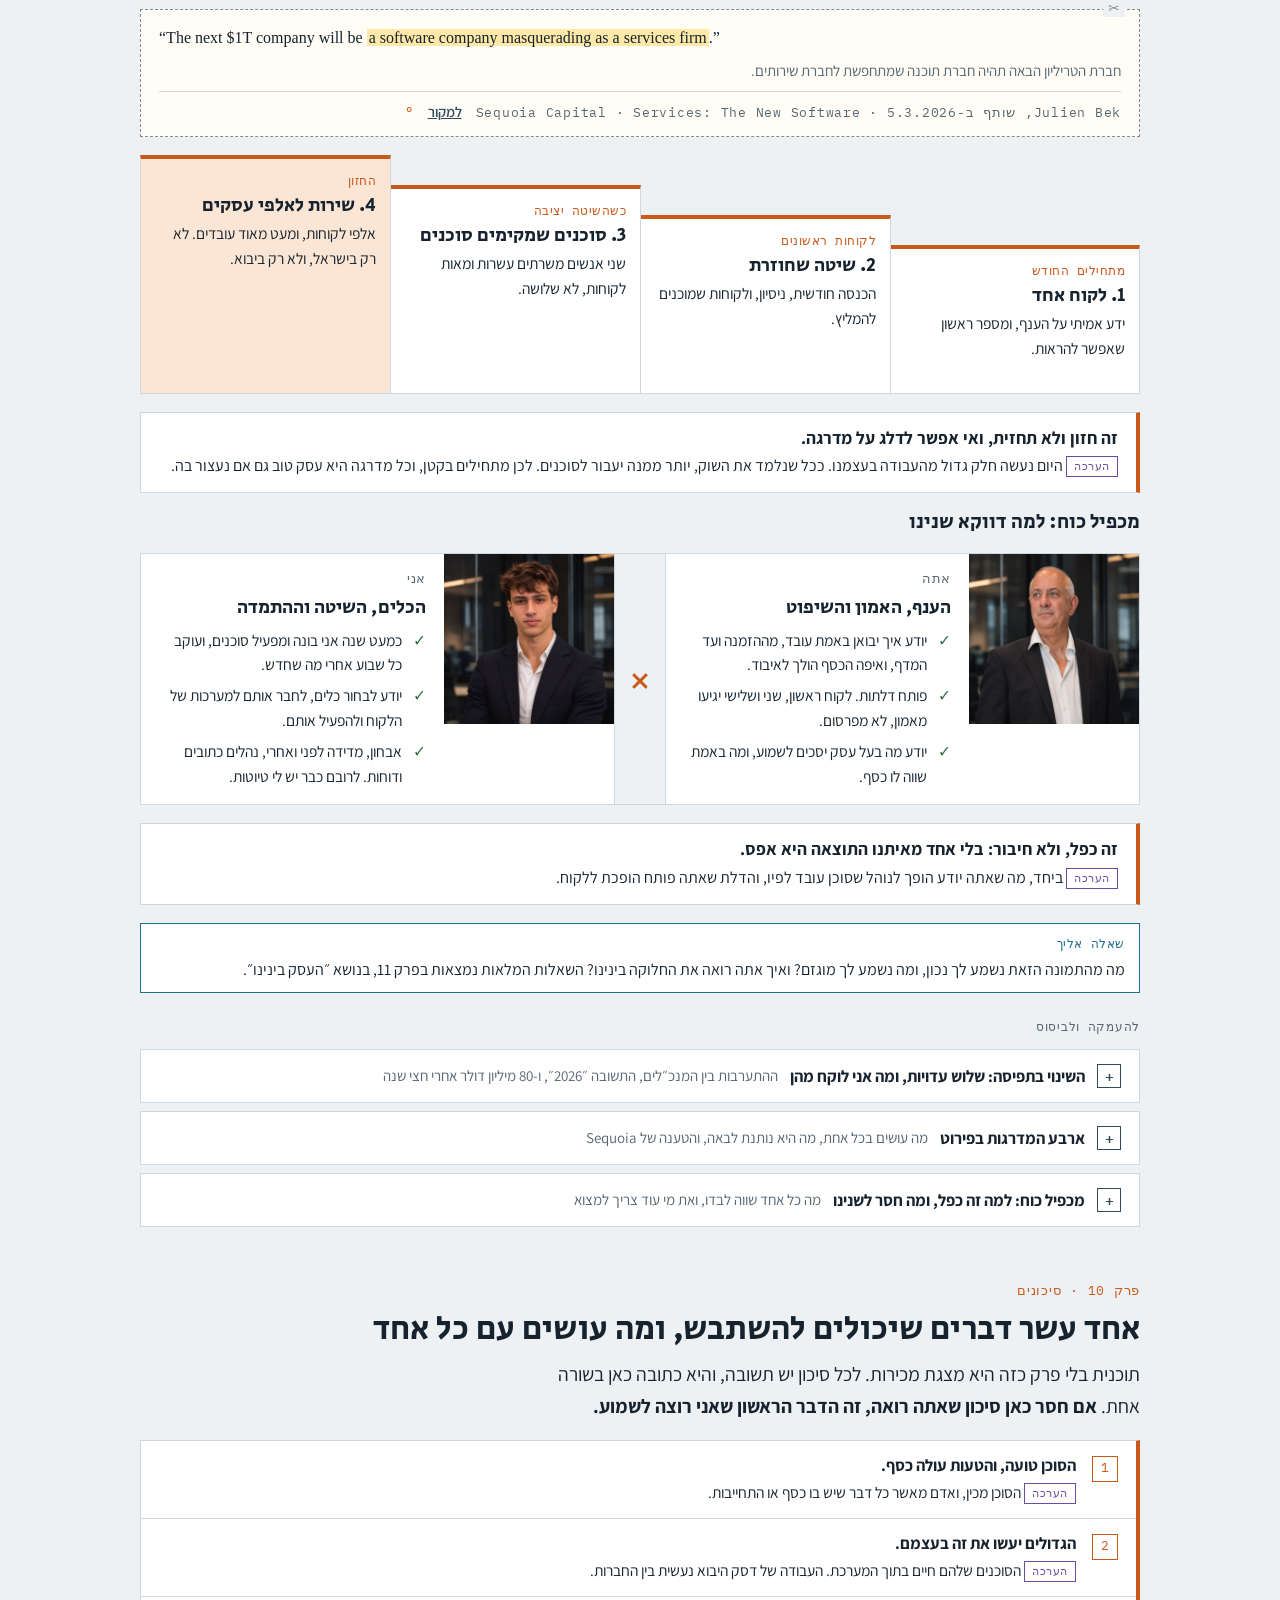
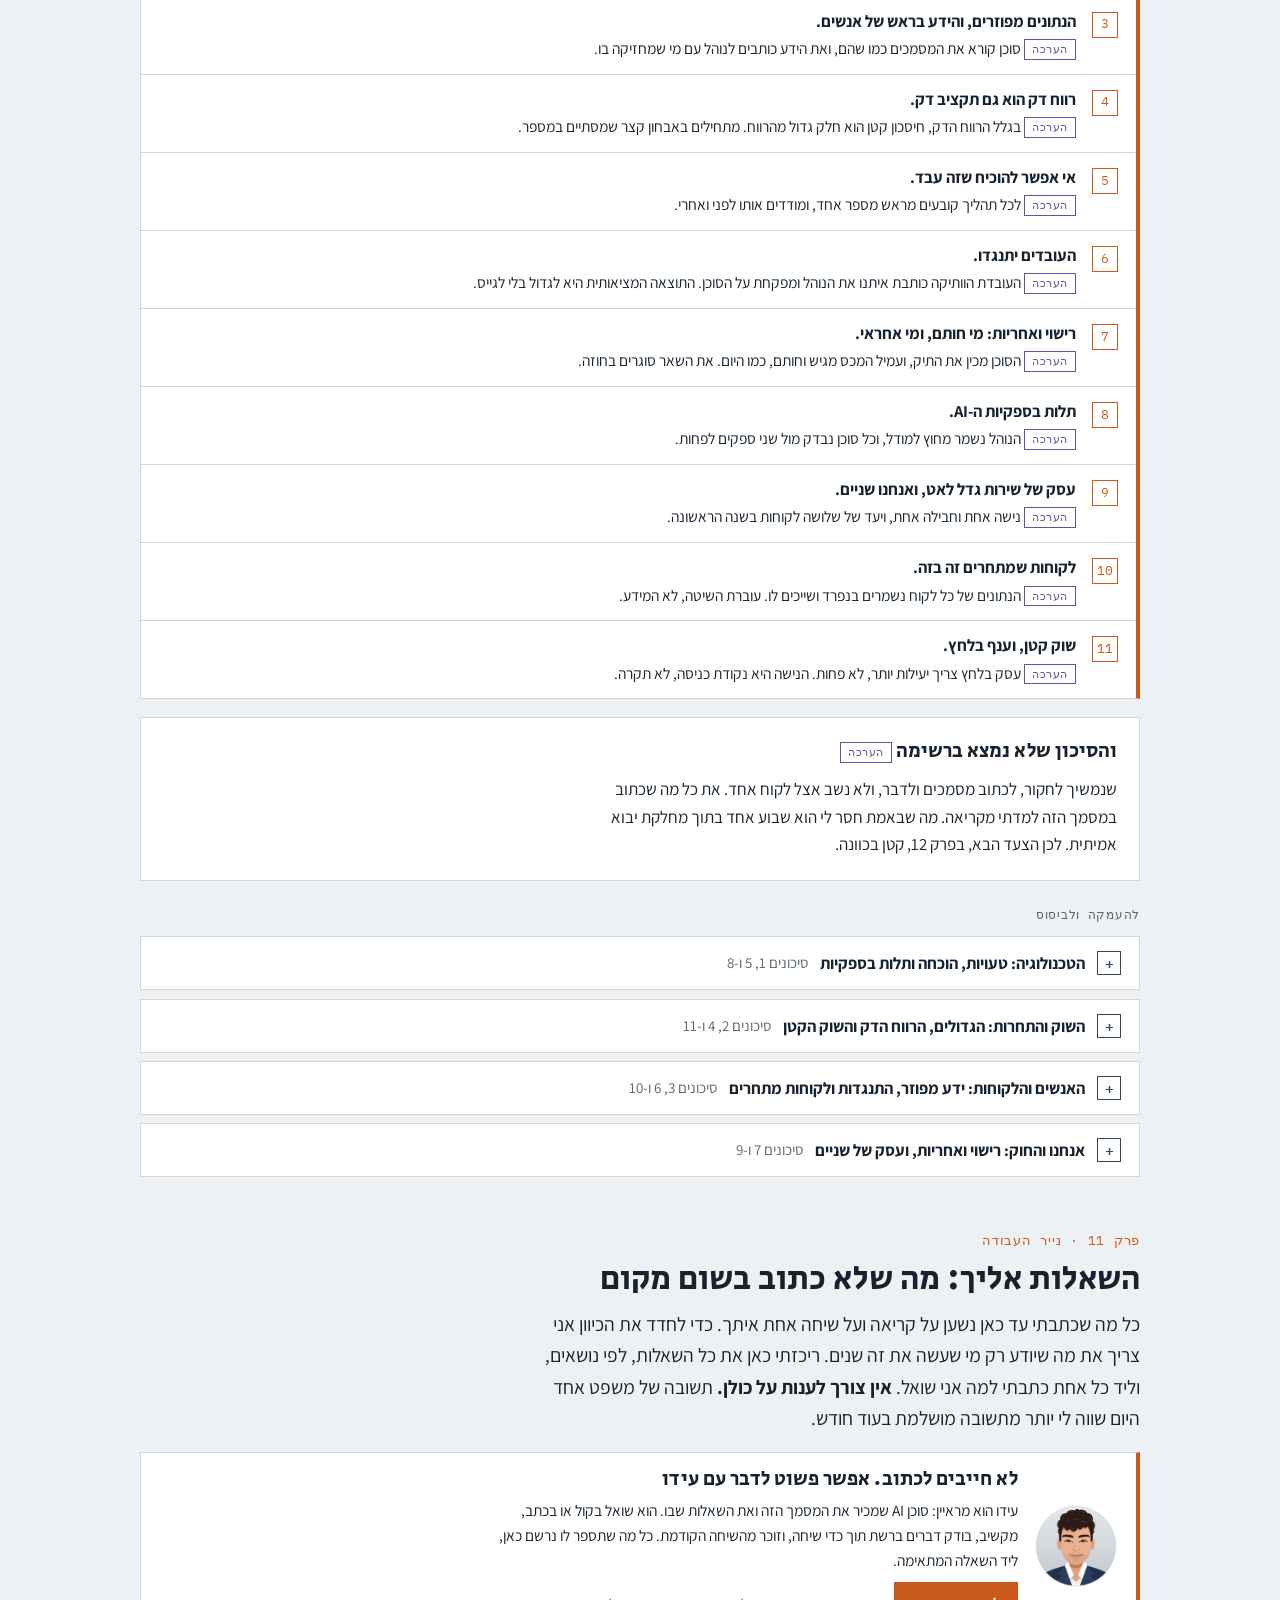
<file: trade/index.html>
<!doctype html>
<html lang="he" dir="rtl">
<head>
<meta charset="utf-8">
<meta name="viewport" content="width=device-width,initial-scale=1,viewport-fit=cover">
<meta name="robots" content="noindex,nofollow">
<title>ההזדמנות ביבוא ובסחר</title>
<meta name="description" content="סוכני AI אצל יבואנים ומפיצים: מה השתנה, איפה הכסף, מי המתחרים, החזון והשותפות. מסמך חי, עם סרט, 58 שאלות ומראיין שאפשר לדבר איתו.">
<meta property="og:type" content="article">
<meta property="og:locale" content="he_IL">
<meta property="og:title" content="ההזדמנות ביבוא ובסחר: תוכנית עסקית ראשונה">
<meta property="og:description" content="סוכני AI אצל יבואנים ומפיצים: מה השתנה, איפה הכסף, מי המתחרים, החזון והשותפות. מסמך חי, עם סרט, 58 שאלות ומראיין שאפשר לדבר איתו.">
<meta property="og:url" content="https://ctomata41.github.io/igentics.ai/trade/">
<meta property="og:image" content="https://ctomata41.github.io/igentics.ai/trade/og.jpg">
<meta property="og:image:width" content="1200">
<meta property="og:image:height" content="630">
<meta name="twitter:card" content="summary_large_image">
<link rel="icon" href="data:image/svg+xml,%3Csvg xmlns='http://www.w3.org/2000/svg' viewBox='0 0 32 32'%3E%3Crect width='32' height='32' fill='%2316232e'/%3E%3Crect x='6' y='9' width='20' height='14' fill='%23c9591a'/%3E%3Cpath d='M11 9v14M16 9v14M21 9v14' stroke='%2316232e' stroke-width='1.5'/%3E%3C/svg%3E">
<link rel="preconnect" href="https://fonts.googleapis.com">
<link rel="preconnect" href="https://fonts.gstatic.com" crossorigin>
<link rel="stylesheet" href="https://fonts.googleapis.com/css2?family=Secular+One&family=Assistant:wght@400;600;700&family=IBM+Plex+Mono:wght@500&display=swap">
<style>:root{color-scheme:light;padding:env(safe-area-inset-top,0px) 0 env(safe-area-inset-bottom,0px)}body{margin:0;font:14px system-ui,sans-serif}img{max-width:100%}[hidden]{display:none!important}</style>
<style>
/* Layout: third sheet of the same shipping manifest as "מפת הערך בסחר" and "אינטר ג׳ינס כמקרה בוחן".
   A business plan read as a route: a sticky strip of chapters on top, every chapter opens with its bottom line,
   proof sits beside the claim as a cutting from the source, and detail opens on demand. RTL. */
:root{
  --bg:#eef1f3; --paper:#ffffff; --ink:#16232e; --muted:#566673; --line:#cfd8de;
  --steel:#2f4a5e; --box:#c9591a; --box-soft:#fbe6d6; --ok:#2a6f48; --est:#6a4ea3; --ask:#1f6f8b;
  --chart-accent:#d9661a; --chart-gray:#7f8b96; --cut:#fffdf5; --mark:#ffe9a8; --on-box:#ffffff;
  --display:"Secular One","Assistant",system-ui,sans-serif;
  --body:"Assistant",system-ui,sans-serif;
  --mono:"IBM Plex Mono",ui-monospace,Menlo,monospace;
}
@media (prefers-color-scheme: dark){:root:not([data-theme="light"]){
  --bg:#0f171d; --paper:#17222b; --ink:#e7eef2; --muted:#9aaab6; --line:#2b3a46;
  --steel:#8fb3cc; --box:#f08a3c; --box-soft:#35241a; --ok:#5fbf86; --est:#b39ae0; --ask:#63b7d3;
  --chart-accent:#d4732a; --chart-gray:#74838f; --cut:#1c2a34; --mark:#5a4a16; --on-box:#16110c; color-scheme:dark}}
:root[data-theme="dark"]{
  --bg:#0f171d; --paper:#17222b; --ink:#e7eef2; --muted:#9aaab6; --line:#2b3a46;
  --steel:#8fb3cc; --box:#f08a3c; --box-soft:#35241a; --ok:#5fbf86; --est:#b39ae0; --ask:#63b7d3;
  --chart-accent:#d4732a; --chart-gray:#74838f; --cut:#1c2a34; --mark:#5a4a16; --on-box:#16110c; color-scheme:dark}

html{scroll-behavior:smooth;scroll-padding-top:calc(env(safe-area-inset-top,0px) + 64px)}
@media (prefers-reduced-motion:reduce){html{scroll-behavior:auto}}
body{background:var(--bg);color:var(--ink);font-family:var(--body);font-size:17px;line-height:1.6;direction:rtl}
body::before{content:"";position:fixed;inset:0 0 auto;height:env(safe-area-inset-top,0px);z-index:10;background:var(--bg)}
.wrap{max-width:1000px;margin:0 auto;padding-block:24px 72px;padding-left:max(16px,env(safe-area-inset-left,0px));padding-right:max(16px,env(safe-area-inset-right,0px));display:flex;flex-direction:column;gap:52px}
section{display:flex;flex-direction:column;gap:18px}
h1,h2,h3{font-family:var(--display);font-weight:400;text-wrap:balance;margin:0;line-height:1.2}
h1{font-size:clamp(30px,5.2vw,50px)}
h2{font-size:clamp(24px,3.2vw,33px)}
h3{font-size:20px}
h4{font-family:var(--mono);font-weight:500;font-size:12px;letter-spacing:.06em;color:var(--muted);margin:0}
p{margin:0;max-width:66ch}
ul,ol{margin:0}
a{color:var(--steel);unicode-bidi:isolate}
a.src{white-space:nowrap}
a:focus-visible,button:focus-visible,summary:focus-visible,[tabindex]:focus-visible,input:focus-visible{outline:2px solid var(--box);outline-offset:2px}
button{font:inherit;color:inherit;cursor:pointer}
.mono{font-family:var(--mono);font-size:12.5px;letter-spacing:.06em;color:var(--muted)}
.note{font-size:14.5px;color:var(--muted)}
.ltr{direction:ltr;unicode-bidi:isolate;display:inline-block}
.chip{display:inline-block;font-family:var(--mono);font-size:11px;letter-spacing:.05em;padding:0 7px;border:1px solid currentColor;line-height:1.7;white-space:nowrap;vertical-align:1px}
.chip.data{color:var(--ok)} .chip.guess{color:var(--est)} .chip.ask{color:var(--ask)} .chip.said{color:var(--steel)}
strong,b{font-weight:700}
mark{background:var(--mark);color:inherit;padding:0 2px}

/* manifest strip */
.lading{background:var(--paper);border:1px solid var(--line);display:grid;grid-template-columns:repeat(3,minmax(0,1fr))}
.lading>div{padding:12px 16px;border-inline-start:1px solid var(--line);min-width:0}
.lading>div:first-child{border-inline-start:0}
.lading b{display:block;font-size:15.5px;margin-top:2px;font-weight:600}
.lading>.legend{grid-column:1/-1;border-inline-start:0;border-top:1px solid var(--line);display:flex;flex-wrap:wrap;gap:4px 18px;align-items:baseline;padding-block:10px}
.lading .legend .lg{white-space:nowrap;font-size:14.5px}
@media (max-width:680px){.lading{grid-template-columns:repeat(2,minmax(0,1fr))}.lading>div:nth-child(3){grid-column:1/-1;border-inline-start:0;border-top:1px solid var(--line)}}

/* chapter strip */
.chapnav{position:sticky;top:env(safe-area-inset-top,0px);z-index:9;background:var(--bg);border-bottom:2px solid var(--steel);margin-block:-28px -24px}
.chapnav ol{list-style:none;margin:0;padding:0;display:flex;gap:0;overflow-x:auto;scrollbar-width:none}
.chapnav ol::-webkit-scrollbar{display:none}
.chapnav a{display:block;padding:10px 8px 9px;font-size:14px;font-weight:600;color:var(--muted);text-decoration:none;white-space:nowrap;border-bottom:3px solid transparent;margin-bottom:-2px}
.chapnav a span{font-family:var(--mono);font-weight:500;font-size:11px;margin-inline-end:5px}
.chapnav a:hover{color:var(--ink)}
.chapnav a[aria-current="true"]{color:var(--ink);border-bottom-color:var(--box)}

/* hero */
.hero .lead{font-size:20px;color:var(--muted)}
.short{list-style:none;margin:0;padding:0;display:grid;grid-template-columns:repeat(3,minmax(0,1fr));gap:14px}
.short li{border-top:3px solid var(--steel);padding-top:10px;font-size:16px;min-width:0}
.short b{display:block;font-family:var(--display);font-weight:400;font-size:19px}
@media (max-width:680px){.short{grid-template-columns:1fr}}

.film{margin:0;background:var(--paper);border:1px solid var(--line)}
.film video{display:block;width:100%;aspect-ratio:16/9;background:#000;max-width:100%}
.film figcaption{padding:12px 16px;display:flex;gap:6px 16px;flex-wrap:wrap;align-items:baseline;font-size:15px}
.film figcaption b{font-weight:700}

.askbox{background:var(--paper);border:2px solid var(--box);display:grid;grid-template-columns:minmax(0,1.25fr) minmax(0,1fr)}
.askbox>div{padding:22px;display:flex;flex-direction:column;gap:12px;min-width:0}
.askbox .side{border-inline-start:1px dashed var(--line);background:var(--bg)}
.askbox ol{padding-inline-start:20px;display:flex;flex-direction:column;gap:6px}
@media (max-width:760px){.askbox{grid-template-columns:1fr}.askbox .side{border-inline-start:0;border-top:1px dashed var(--line)}}

/* chapter head */
.chap-head{display:flex;flex-direction:column;gap:10px}
.chap-head .n{font-family:var(--mono);font-size:12.5px;letter-spacing:.06em;color:var(--box)}
.gist{font-size:19.5px;max-width:62ch}
.gist b{font-weight:700}

/* blocks */
.panel{background:var(--paper);border:1px solid var(--line);padding:22px;display:flex;flex-direction:column;gap:12px;min-width:0}
.two{display:grid;grid-template-columns:repeat(2,minmax(0,1fr));gap:14px}
.three{display:grid;grid-template-columns:repeat(3,minmax(0,1fr));gap:14px}
.two>*,.three>*{min-width:0}
@media (max-width:760px){.two,.three{grid-template-columns:1fr}}
.card{background:var(--paper);border:1px solid var(--line);padding:16px 18px;display:flex;flex-direction:column;gap:6px;font-size:16px;min-width:0}
.card>span{color:var(--muted);font-size:15.5px}
.plain{list-style:none;padding:0;display:flex;flex-direction:column;gap:10px}
.dash{padding-inline-start:20px;display:flex;flex-direction:column;gap:6px}

/* reason: claim on one side, proof on the other */
.reason{background:var(--paper);border:1px solid var(--line);display:grid;grid-template-columns:minmax(0,1fr) minmax(0,1fr)}
.reason>div{padding:22px;display:flex;flex-direction:column;gap:12px;min-width:0}
.reason .proof{border-inline-start:1px dashed var(--line);background:var(--bg)}
.reason .n{font-family:var(--mono);font-size:12.5px;letter-spacing:.06em;color:var(--box)}
@media (max-width:760px){.reason{grid-template-columns:1fr}.reason .proof{border-inline-start:0;border-top:1px dashed var(--line)}}

/* big figures */
.figs{display:grid;grid-template-columns:repeat(3,minmax(0,1fr));gap:0;background:var(--paper);border:1px solid var(--line)}
.figs>div{padding:18px;border-inline-start:1px solid var(--line);display:flex;flex-direction:column;gap:4px;min-width:0;font-size:15.5px}
.figs>div:first-child{border-inline-start:0}
.figs .num{font-family:var(--display);font-size:clamp(26px,3.6vw,36px);line-height:1.1;color:var(--box);direction:ltr;unicode-bidi:isolate;text-align:right}
.figs.four{grid-template-columns:repeat(4,minmax(0,1fr))}
@media (max-width:760px){.figs,.figs.four{grid-template-columns:1fr}.figs>div{border-inline-start:0;border-top:1px solid var(--line)}.figs>div:first-child{border-top:0}}

/* cutting from a source */
.clip{margin:0;background:var(--cut);border:1.5px dashed var(--chart-gray);padding:16px 18px 12px;display:flex;flex-direction:column;gap:8px;position:relative;min-width:0}
.clip::before{content:"✂";position:absolute;top:-11px;inset-inline-start:14px;background:var(--bg);color:var(--chart-gray);font-size:14px;line-height:1;padding:2px 5px}
.panel .clip::before,.reason>div:not(.proof) .clip::before,.st-body .clip::before{background:var(--paper)}
.clip blockquote{margin:0;font-size:16.5px;line-height:1.55}
.clip blockquote[lang="en"]{direction:ltr;text-align:left;font-family:Georgia,"Times New Roman",serif;font-size:16px}
.clip .tr{font-size:15px;color:var(--muted)}
.clip figcaption{display:flex;gap:4px 14px;flex-wrap:wrap;align-items:baseline;border-top:1px solid var(--line);padding-top:8px}
.clip figcaption a{font-size:14.5px;font-weight:600}
.clip img{display:block;width:100%;height:auto;border:1px solid var(--line)}

/* expanders */
details.more{background:var(--paper);border:1px solid var(--line)}
details.more>summary{list-style:none;cursor:pointer;padding:13px 18px;display:flex;gap:12px;align-items:center;font-weight:700;font-size:16.5px}
details.more>summary::-webkit-details-marker{display:none}
details.more>summary::before{content:"+";font-family:var(--mono);font-weight:500;width:22px;height:22px;flex:none;display:grid;place-items:center;border:1px solid var(--steel);color:var(--steel);font-size:15px;line-height:1}
details.more[open]>summary::before{content:"−"}
details.more>summary span{font-weight:400;color:var(--muted);font-size:15px}
details.more>.in{padding:4px 18px 20px;display:flex;flex-direction:column;gap:14px;border-top:1px dashed var(--line);padding-top:16px}

/* bar charts */
.chart{display:flex;flex-direction:column;gap:6px}
.chart-title{font-weight:700;font-size:16.5px}
.bars{display:flex;flex-direction:column;gap:9px;margin-top:6px}
.bar-row{display:grid;grid-template-columns:minmax(0,12.5rem) minmax(0,1fr);gap:12px;align-items:center;position:relative}
.bar-row .lab{font-size:15px;min-width:0}
.bar-row .track{display:flex;align-items:center;gap:8px;min-width:0}
.bar{height:20px;width:calc((100% - 84px) * var(--p));min-width:3px;background:var(--chart-gray);border-radius:4px 0 0 4px;flex:none}
.bar-row.hot .bar{background:var(--chart-accent)}
.bar-row .val{font-family:var(--mono);font-size:13px;color:var(--ink);font-variant-numeric:tabular-nums;white-space:nowrap;direction:ltr}
.tip{position:absolute;inset-inline-start:0;top:calc(100% + 2px);z-index:3;background:var(--ink);color:var(--bg);padding:6px 10px;font-size:13.5px;line-height:1.45;border-radius:3px;max-width:min(360px,88vw);opacity:0;pointer-events:none;transition:opacity .12s}
.bar-row:hover .tip,.bar-row:focus-visible .tip{opacity:1}
@media (prefers-reduced-motion:reduce){.tip{transition:none}}
@media (max-width:560px){.bar-row{grid-template-columns:1fr;gap:2px}}

/* chatbot vs agent */
.versus{display:grid;grid-template-columns:minmax(0,1fr) minmax(0,1fr);background:var(--paper);border:1px solid var(--line)}
.versus>div{padding:20px 22px;display:flex;flex-direction:column;gap:10px;min-width:0}
.versus>div+div{border-inline-start:1px solid var(--line)}
.versus .now{background:var(--bg)}
.versus .new{box-shadow:inset 0 3px 0 var(--box)}
.versus ul{list-style:none;padding:0;display:flex;flex-direction:column;gap:8px;font-size:16px}
.versus li{padding-inline-start:18px;position:relative}
.versus li::before{content:"";position:absolute;inset-inline-start:0;top:.62em;width:8px;height:8px;background:var(--chart-gray)}
.versus .new li::before{background:var(--box)}
@media (max-width:700px){.versus{grid-template-columns:1fr}.versus>div+div{border-inline-start:0;border-top:1px solid var(--line)}}

/* svg figures */
.fig{margin:0;background:var(--paper);border:1px solid var(--line);padding:18px;display:flex;flex-direction:column;gap:10px;min-width:0}
.fig .scroll{overflow-x:auto}
.fig svg{display:block;width:100%;height:auto;min-width:560px}
.fig svg text{font-family:var(--body);fill:var(--ink);font-size:15px}
.fig svg .m{font-family:var(--mono);font-size:12px;fill:var(--muted);letter-spacing:.04em}
.fig svg .h{font-family:var(--display);font-size:17px}
.fig svg .mu{fill:var(--muted)}

/* journey */
.journey{background:var(--paper);border:1px solid var(--line)}
.stations{list-style:none;margin:0;padding:0;display:grid;grid-template-columns:repeat(9,minmax(0,1fr));border-bottom:1px solid var(--line)}
.stations button{appearance:none;background:none;border:0;border-top:3px solid var(--steel);width:100%;height:100%;padding:16px 6px 12px;display:flex;flex-direction:column;gap:3px;align-items:flex-start;text-align:start;position:relative;font-size:14.5px;font-weight:600;line-height:1.25;min-width:0}
.stations button::before{content:"";position:absolute;top:-8px;inset-inline-start:6px;width:13px;height:13px;background:var(--paper);border:3px solid var(--steel)}
.stations button .m{font-family:var(--mono);font-weight:500;font-size:11px;color:var(--muted)}
.stations button[aria-selected="true"]{background:var(--box-soft);border-top-color:var(--box)}
.stations button[aria-selected="true"]::before{background:var(--box);border-color:var(--box)}
.stations button:hover{background:var(--bg)}
.stations button[aria-selected="true"]:hover{background:var(--box-soft)}
@media (max-width:860px){.stations{display:flex;overflow-x:auto;scrollbar-width:thin}.stations li{flex:0 0 118px}}
.st-body{padding:22px;display:flex;flex-direction:column;gap:16px}
.st-top{display:flex;gap:8px 14px;align-items:baseline;flex-wrap:wrap}
.st-top .num{font-family:var(--mono);font-size:13px;background:var(--box);color:var(--on-box);padding:1px 9px}
.st-grid{display:grid;grid-template-columns:repeat(3,minmax(0,1fr));border:1px solid var(--line)}
.st-grid>div{padding:16px 18px;display:flex;flex-direction:column;gap:8px;border-inline-start:1px solid var(--line);min-width:0;font-size:16px}
.st-grid>div:first-child{border-inline-start:0}
.st-grid>div.agent{background:var(--bg)}
.st-grid ul{padding-inline-start:18px;display:flex;flex-direction:column;gap:5px}
@media (max-width:820px){.st-grid{grid-template-columns:1fr}.st-grid>div{border-inline-start:0;border-top:1px solid var(--line)}.st-grid>div:first-child{border-top:0}}
.st-nav{display:flex;justify-content:space-between;gap:12px}
.btn{appearance:none;background:var(--paper);border:1px solid var(--steel);color:var(--steel);padding:8px 16px;font-weight:700;font-size:15.5px}
.btn:hover{background:var(--bg)}
.btn.solid{background:var(--box);border-color:var(--box);color:var(--on-box)}
.btn[disabled]{opacity:.4;cursor:default}

/* opportunities */
.sortbar{display:flex;gap:8px 10px;flex-wrap:wrap;align-items:center}
.pill{appearance:none;background:var(--paper);border:1px solid var(--line);padding:6px 14px;font-size:15px;font-weight:600;color:var(--muted)}
.pill[aria-pressed="true"]{border-color:var(--box);color:var(--ink);box-shadow:inset 0 -3px 0 var(--box)}
.opps{display:flex;flex-direction:column;gap:14px}
.opp{background:var(--paper);border:1px solid var(--line)}
.opp>header{display:grid;grid-template-columns:auto minmax(0,1fr) auto;gap:6px 16px;align-items:center;padding:16px 18px}
.opp .rank{font-family:var(--display);font-size:30px;line-height:1;color:var(--box);min-width:1.2em;text-align:center}
.opp .ttl{display:flex;flex-direction:column;gap:2px;min-width:0}
.opp .ttl span{color:var(--muted);font-size:15.5px}
.score{display:grid;grid-template-columns:auto 86px;gap:3px 8px;align-items:center;font-family:var(--mono);font-size:11px;color:var(--muted);letter-spacing:.04em}
.score i{display:block;height:8px;background:var(--line);position:relative}
.score i::after{content:"";position:absolute;inset:0 0 0 auto;width:calc(var(--v) * 20%);background:var(--steel)}
.score i.v::after{background:var(--box)}
@media (max-width:700px){.opp>header{grid-template-columns:auto minmax(0,1fr)}.score{grid-column:1/-1;grid-template-columns:auto minmax(0,1fr)}}
.opp details{border-top:1px solid var(--line)}
.opp summary{list-style:none;cursor:pointer;padding:10px 18px;font-weight:700;font-size:15.5px;color:var(--steel);display:flex;gap:10px;align-items:center}
.opp summary::-webkit-details-marker{display:none}
.opp summary::before{content:"+";font-family:var(--mono);width:20px;height:20px;display:grid;place-items:center;border:1px solid var(--steel);font-size:14px;line-height:1;flex:none}
.opp details[open] summary::before{content:"−"}
.opp .in{padding:6px 18px 20px;display:flex;flex-direction:column;gap:14px}
.flow3{display:grid;grid-template-columns:repeat(3,minmax(0,1fr));border:1px solid var(--line)}
.flow3>div{padding:14px 16px;display:flex;flex-direction:column;gap:6px;border-inline-start:1px solid var(--line);min-width:0;font-size:16px}
.flow3>div:first-child{border-inline-start:0}
.flow3>div:last-child{background:var(--bg)}
@media (max-width:760px){.flow3{grid-template-columns:1fr}.flow3>div{border-inline-start:0;border-top:1px solid var(--line)}.flow3>div:first-child{border-top:0}}
.money{border-inline-start:4px solid var(--ok);padding:4px 14px;font-size:16px}
.money b{color:var(--ok)}

/* agent walk-through */
.demo{background:var(--paper);border:1px solid var(--line);display:grid;grid-template-columns:minmax(0,1fr) minmax(0,1.15fr)}
.demo>div{padding:20px 22px;min-width:0;display:flex;flex-direction:column;gap:12px}
.demo .log{background:var(--bg);border-inline-start:1px dashed var(--line)}
.steps{list-style:none;padding:0;display:flex;flex-direction:column;gap:0}
.steps li{display:grid;grid-template-columns:54px minmax(0,1fr);gap:10px;padding:9px 0;border-bottom:1px solid var(--line);opacity:.38;font-size:15.5px}
.steps li:last-child{border-bottom:0}
.steps li.on{opacity:1}
.steps li.cur{font-weight:700}
.steps time{font-family:var(--mono);font-size:12.5px;color:var(--box);padding-top:3px}
.screen{font-size:15.5px;display:flex;flex-direction:column;gap:10px;min-height:230px}
.screen .doc{background:var(--paper);border:1px solid var(--line);padding:12px 14px;display:flex;flex-direction:column;gap:6px}
.screen .doc.warn{border-color:var(--box)}
.kv{display:grid;grid-template-columns:auto minmax(0,1fr);gap:2px 14px;font-size:15px}
.kv dt{color:var(--muted)} .kv dd{margin:0;font-weight:600}
@media (max-width:820px){.demo{grid-template-columns:1fr}.demo .log{border-inline-start:0;border-top:1px dashed var(--line)}}

/* calculator */
.calc{background:var(--paper);border:2px solid var(--box);display:grid;grid-template-columns:minmax(0,1.2fr) minmax(0,1fr)}
.calc>div{padding:22px;display:flex;flex-direction:column;gap:14px;min-width:0}
.calc .out{border-inline-start:1px dashed var(--line);background:var(--bg);justify-content:center}
.calc label{display:grid;grid-template-columns:minmax(0,1fr) auto;gap:2px 12px;font-size:15.5px;align-items:baseline}
.calc label output{font-family:var(--mono);font-size:14px;direction:ltr}
.calc input[type=range]{grid-column:1/-1;width:100%;accent-color:var(--box)}
.big{font-family:var(--display);font-size:clamp(32px,5vw,46px);line-height:1.1;color:var(--box)}
@media (max-width:760px){.calc{grid-template-columns:1fr}.calc .out{border-inline-start:0;border-top:1px dashed var(--line)}}

/* tables */
.tablebox{overflow-x:auto;background:var(--paper);border:1px solid var(--line)}
table{border-collapse:collapse;width:100%;min-width:720px}
th,td{padding:12px 14px;text-align:right;border-bottom:1px solid var(--line);vertical-align:top;font-size:15.5px}
th{font-family:var(--mono);font-weight:500;font-size:12px;letter-spacing:.06em;color:var(--muted)}
tr:last-child td{border-bottom:0}
td:first-child{font-weight:700}

/* competitors */
.comp-grid{display:grid;grid-template-columns:repeat(2,minmax(0,1fr));gap:14px}
@media (max-width:760px){.comp-grid{grid-template-columns:1fr}}
.comp{background:var(--paper);border:1px solid var(--line);padding:16px 18px;display:flex;flex-direction:column;gap:8px;min-width:0;font-size:16px}
.comp header{display:flex;gap:6px 12px;align-items:baseline;flex-wrap:wrap}
.comp header h3{font-size:19px}
.comp .where{font-family:var(--mono);font-size:12px;color:var(--muted);letter-spacing:.04em}
.comp q{quotes:none;display:block;direction:ltr;text-align:left;font-family:Georgia,"Times New Roman",serif;font-size:15px;border-inline-start:3px solid var(--line);padding:2px 12px;color:var(--ink)}
.comp q[lang="he"]{direction:rtl;text-align:right;font-family:var(--body)}
.comp .us{font-size:15px;color:var(--muted);border-top:1px dashed var(--line);padding-top:8px}
.comp .us b{color:var(--ink)}
.tag{font-family:var(--mono);font-size:11px;letter-spacing:.04em;padding:0 7px;line-height:1.7;border:1px solid var(--line);color:var(--muted);white-space:nowrap}

/* model layers */
.layers{display:flex;flex-direction:column;gap:0;background:var(--paper);border:1px solid var(--line)}
.layers>div{display:grid;grid-template-columns:150px minmax(0,1fr) minmax(0,1fr);gap:6px 18px;padding:14px 18px;border-bottom:1px solid var(--line);font-size:16px;align-items:start}
.layers>div:last-child{border-bottom:0}
.layers b{font-family:var(--display);font-weight:400;font-size:18px}
.layers span{color:var(--muted);font-size:15.5px}
@media (max-width:760px){.layers>div{grid-template-columns:1fr}}

.caveats{list-style:none;margin:0;padding:0;display:flex;flex-direction:column;gap:0;background:var(--paper);border:1px solid var(--line)}
.caveats li{padding:14px 18px;border-bottom:1px solid var(--line);display:flex;flex-direction:column;gap:2px}
.caveats li:last-child{border-bottom:0}
.caveats span{color:var(--muted);font-size:15.5px;max-width:78ch}

.qlist{counter-reset:q;list-style:none;padding:0;display:flex;flex-direction:column;gap:0;background:var(--paper);border:1px solid var(--line)}
.qlist li{counter-increment:q;display:grid;grid-template-columns:34px minmax(0,1fr);gap:10px;padding:13px 18px;border-bottom:1px solid var(--line);font-size:16.5px}
.qlist li:last-child{border-bottom:0}
.qlist li::before{content:counter(q);font-family:var(--mono);font-size:13px;color:var(--ask);border:1px solid currentColor;width:24px;height:24px;display:grid;place-items:center;margin-top:2px}
.qlist span{display:block;color:var(--muted);font-size:15px}

.gloss{margin:0;display:grid;grid-template-columns:repeat(2,minmax(0,1fr));gap:0 28px}
.gloss div{padding:10px 0;border-bottom:1px solid var(--line);min-width:0}
.gloss dt{font-weight:700}
.gloss dd{margin:0;color:var(--muted);font-size:15.5px}
@media (max-width:640px){.gloss{grid-template-columns:1fr}}

.srclist{padding-inline-start:22px;display:flex;flex-direction:column;gap:5px;font-size:14.5px}
.srclist a{white-space:normal;overflow-wrap:anywhere}
.foot{font-size:14px;color:var(--muted);display:flex;flex-direction:column;gap:10px}
.foot p{max-width:none}
.foot h3{font-family:var(--mono);font-weight:500;font-size:12px;letter-spacing:.06em;color:var(--muted);margin-top:8px}

/* additions for the full document */
.journey>.st-nav{padding:0 22px 22px}
.beat{border-inline-start:4px solid var(--box);background:var(--box-soft);padding:10px 14px;font-size:15.5px;display:flex;flex-direction:column;gap:2px}
.beat b{font-family:var(--mono);font-weight:500;font-size:12px;letter-spacing:.05em;color:var(--muted)}
.askline{border:1px solid var(--ask);padding:10px 14px;font-size:16px;display:flex;flex-direction:column;gap:4px;background:var(--paper)}
.askline b{font-family:var(--mono);font-weight:500;font-size:12px;letter-spacing:.05em;color:var(--ask)}
.evid{font-size:15.5px;color:var(--muted);display:flex;flex-direction:column;gap:6px}
.evid b{color:var(--ink)}
.stamp{display:flex;gap:6px 14px;flex-wrap:wrap;align-items:baseline;font-size:14.5px;color:var(--muted)}
.qgroup{display:flex;flex-direction:column;gap:10px}
.qgroup>h3{display:flex;gap:10px;align-items:baseline;flex-wrap:wrap}
.qgroup>h3 span{font-family:var(--mono);font-size:12px;letter-spacing:.05em;color:var(--muted)}
.qlist.cont{counter-reset:none}
.copyrow{display:flex;gap:10px 14px;flex-wrap:wrap;align-items:center}
.riskgrid{display:flex;flex-direction:column;gap:0;background:var(--paper);border:1px solid var(--line)}
.riskgrid>div{display:grid;grid-template-columns:minmax(0,1fr) minmax(0,1.25fr);gap:6px 22px;padding:16px 18px;border-bottom:1px solid var(--line);font-size:16px}
.riskgrid>div:last-child{border-bottom:0}
.riskgrid h3{font-size:18px}
.riskgrid .ans{border-inline-start:3px solid var(--ok);padding-inline-start:14px}
.riskgrid h4{margin-bottom:3px}
.riskgrid p+p{margin-top:8px}
@media (max-width:760px){.riskgrid>div{grid-template-columns:1fr}}
.story{background:var(--paper);border:1px solid var(--line);border-top:3px solid var(--box);padding:24px;display:flex;flex-direction:column;gap:12px}
.story p{max-width:64ch;font-size:17.5px}
.timeline{list-style:none;margin:0;padding:0;display:grid;grid-template-columns:repeat(4,minmax(0,1fr));gap:0;background:var(--paper);border:1px solid var(--line)}
.timeline li{padding:14px 16px;border-inline-start:1px solid var(--line);display:flex;flex-direction:column;gap:4px;font-size:15.5px;min-width:0}
.timeline li:first-child{border-inline-start:0}
.timeline li b{font-family:var(--display);font-weight:400;font-size:18px}
.timeline li .m{font-family:var(--mono);font-size:12px;color:var(--box);letter-spacing:.05em}
@media (max-width:760px){.timeline{grid-template-columns:1fr}.timeline li{border-inline-start:0;border-top:1px solid var(--line)}.timeline li:first-child{border-top:0}}
.team{display:grid;grid-template-columns:repeat(4,minmax(0,1fr));gap:0;border:1px solid var(--line);background:var(--paper)}
.team>div{padding:14px 16px;border-inline-start:1px solid var(--line);display:flex;flex-direction:column;gap:4px;font-size:15.5px;min-width:0}
.team>div:first-child{border-inline-start:0}
.team b{font-family:var(--display);font-weight:400;font-size:17.5px}
.team .m{font-family:var(--mono);font-size:11.5px;color:var(--muted);letter-spacing:.05em}
@media (max-width:820px){.team{grid-template-columns:repeat(2,minmax(0,1fr))}.team>div{border-top:1px solid var(--line)}.team>div:nth-child(-n+2){border-top:0}.team>div:nth-child(odd){border-inline-start:0}}
@media (max-width:480px){.team{grid-template-columns:1fr}.team>div{border-inline-start:0}.team>div:nth-child(2){border-top:1px solid var(--line)}}
sup.unread{color:var(--box);font-family:var(--mono);font-size:.8em;margin-inline-start:1px;cursor:help}
.st-body>.clip{max-width:720px}

/* chapter 5 */
.layers>.lh{background:var(--bg);padding-block:8px}
.layers .ln{display:flex;flex-direction:column;gap:1px}
.layers .ln span{font-family:var(--mono);font-size:12px;letter-spacing:.05em}
.layers p{max-width:none}
@media (max-width:760px){.layers>.lh{display:none}}
.flowdia{display:grid;grid-template-columns:minmax(0,1fr) 36px minmax(0,1fr) 36px minmax(0,1.05fr);align-items:center}
.fd-col{display:flex;flex-direction:column;gap:8px;min-width:0}
.flowdia ul{list-style:none;margin:0;padding:0;display:flex;flex-direction:column;gap:6px}
.flowdia li{border:1px solid var(--line);background:var(--bg);padding:7px 12px;font-size:15.5px;line-height:1.4}
.fd-agent{border:2px solid var(--box);background:var(--box-soft);padding:14px;justify-content:center}
.fd-agent li{background:var(--paper)}
.fd-arrow{display:grid;place-items:center;color:var(--steel);font-size:22px;line-height:1}
.fd-arrow::before{content:"←"}
.fd-out{gap:12px}
.fd-do,.fd-ok{border:1px solid var(--line);padding:12px;display:flex;flex-direction:column;gap:8px;flex:1}
.fd-ok{border:2px solid var(--ok)}
.fd-ok h4{color:var(--ok)}
@media (max-width:760px){.flowdia{grid-template-columns:1fr}.fd-arrow{padding:8px 0}.fd-arrow::before{content:"↓"}}
.screen .doc.mail{direction:ltr;text-align:left;font-family:var(--mono);font-size:13.5px;line-height:1.5}
.screen .doc b{font-weight:700}
.checks{list-style:none;margin:0;padding:0;display:flex;flex-direction:column;gap:6px;font-size:15.5px}
.checks li{padding-inline-start:24px;position:relative}
.checks li::before{content:"✓";position:absolute;inset-inline-start:0;color:var(--ok);font-weight:700}
.qlist span.chip{display:inline-block;font-size:11px}

.figs.col{grid-template-columns:1fr}.figs.col>div{border-inline-start:0;border-top:1px solid var(--line)}.figs.col>div:first-child{border-top:0}
#questions{counter-reset:q}
.qlist span.tag,.beat span.tag{display:inline-block;font-size:11px}
.tag.first{color:var(--ask);border-color:var(--ask);margin-inline-start:4px}
.copybox{width:100%;min-height:220px;font:inherit;font-size:15px;line-height:1.5;padding:12px;border:1px solid var(--steel);background:var(--paper);color:var(--ink);direction:rtl}

/* in a narrow box (a phone, or a half-width column) a table stacks into cards, so no column hides off-screen */
.tablebox{container-type:inline-size}
@container (max-width:640px){
  .tablebox table{display:block;min-width:0}
  .tablebox thead{display:none}
  .tablebox tbody{display:block}
  .tablebox tr{display:block;padding:12px 14px;border-bottom:1px solid var(--line)}
  .tablebox tr:last-child{border-bottom:0}
  .tablebox td{display:block;padding:0;border-bottom:0}
  .tablebox td+td{margin-top:7px}
  .tablebox td:first-child{font-size:16.5px}
  .tablebox td+td[data-label]::before{content:attr(data-label);display:block;font-family:var(--mono);font-weight:500;font-size:11px;letter-spacing:.06em;color:var(--muted)}
}

/* ---------- version 1.1: the interviewer card and the answer boxes ---------- */
.ido{display:grid;grid-template-columns:84px minmax(0,1fr);gap:16px;align-items:center;background:var(--paper);border:1px solid var(--line);border-inline-start:4px solid var(--box);padding:14px 18px}
.ido img{display:block;width:84px;height:84px;border-radius:50%;background:var(--bg)}
.ido .txt{display:flex;flex-direction:column;gap:6px;min-width:0}
.ido .txt b{font-family:var(--display);font-weight:400;font-size:20px;line-height:1.25}
.ido .txt p{margin:0;font-size:15.5px;color:var(--ink)}
.ido .row{display:flex;flex-wrap:wrap;gap:10px;align-items:center;margin-top:4px}
.ido a.btn{text-decoration:none;display:inline-block}
@media (max-width:560px){.ido{grid-template-columns:60px minmax(0,1fr);gap:12px;padding:12px 14px}.ido img{width:60px;height:60px}}
#desk[hidden]{display:none}
.desk-line{margin:0;padding:8px 14px;background:var(--box-soft);border-inline-start:4px solid var(--ok)}
.qlist li .ans{grid-column:2;display:flex;flex-direction:column;gap:6px;margin-top:8px;min-width:0}
.ans textarea{display:block;width:100%;box-sizing:border-box;min-height:44px;resize:none;overflow:auto;font:inherit;font-size:16px;line-height:1.45;color:var(--ink);background:var(--bg);border:1px solid var(--line);border-radius:0;padding:9px 12px}
.ans textarea:focus{outline:2px solid var(--box);outline-offset:1px;background:var(--paper)}
.ans textarea::placeholder{color:var(--muted)}
.qlist .ans .ans-st{display:block;min-height:1em;font-family:var(--mono);font-size:11.5px;color:var(--muted)}
.qlist .ans .ans-st[data-s=saved]{color:var(--ok)}
.qlist .ans .ans-st[data-s=error]{color:var(--cut)}
.qlist .ans .ans-ro{white-space:pre-wrap;font-size:16px;color:var(--ink);background:var(--bg);border:1px solid var(--line);padding:9px 12px}
.qlist .ans .ans-note{font-size:15px;color:var(--ink);border-inline-start:3px solid var(--steel);padding:4px 10px;background:var(--bg)}
.qlist .ans .ans-note b{font-weight:700;color:var(--steel)}

/* ---------- version 1.2: the two big ideas and the interviewer, at the top of the page ---------- */
.bigidea{display:grid;grid-template-columns:repeat(2,minmax(0,1fr));gap:12px}
.bigidea .bi{display:flex;flex-direction:column;gap:8px;padding:18px 20px;background:var(--steel);color:var(--on-box);text-decoration:none;border-inline-start:6px solid var(--box)}
.bigidea .bi .mono{font-family:var(--mono);font-size:12px;letter-spacing:.06em;opacity:.8;color:inherit}
.bigidea .bi b{font-family:var(--display);font-weight:400;font-size:25px;line-height:1.2}
.bigidea .bi>span:not(.mono){font-size:16px;line-height:1.5;opacity:.95}
.bigidea .bi i{font-style:normal;font-family:var(--mono);font-size:12px;opacity:.8;margin-top:auto}
.bigidea .bi i::after{content:" ←"}
.bigidea .bi:hover{filter:brightness(1.08)}
@media (max-width:760px){.bigidea{grid-template-columns:minmax(0,1fr)}.bigidea .bi b{font-size:22px}}
.ido.idotop{grid-template-columns:132px minmax(0,1fr);gap:22px;padding:20px 24px;border:2px solid var(--box);border-inline-start-width:6px}
.ido.idotop img{width:132px;height:132px}
.ido.idotop .txt .mono{font-family:var(--mono);font-size:12px;letter-spacing:.06em;color:var(--box)}
.ido.idotop .txt b{font-size:26px}
.ido.idotop .txt p{font-size:16.5px}
.ido.idotop a.btn{font-size:17px;padding:11px 22px}
@media (max-width:560px){.ido.idotop{grid-template-columns:72px minmax(0,1fr);gap:14px;padding:16px}.ido.idotop img{width:72px;height:72px}.ido.idotop .txt b{font-size:21px}}
/* a small button that follows the reader: the interviewer is one tap away from every chapter */
.idofab{position:fixed;inset-block-end:16px;inset-inline-start:16px;z-index:30;display:flex;align-items:center;gap:8px;padding:6px 14px 6px 6px;background:var(--box);color:var(--on-box);text-decoration:none;font-weight:700;font-size:15px;border-radius:999px;box-shadow:0 4px 14px rgba(0,0,0,.25)}

.idofab img{width:38px;height:38px;border-radius:50%;background:var(--bg);display:block}
@media print{.idofab{display:none}}

.ido.idotop .txt b{color:var(--ink)}
@media (max-width:560px){.idofab{padding:4px 12px 4px 4px;font-size:14px}.idofab img{width:32px;height:32px}}
.idofab.away{opacity:0;pointer-events:none;transform:translateY(12px)}
.idofab{transition:opacity .2s,transform .2s}
@media (prefers-reduced-motion:reduce){.idofab{transition:none}}

/* ---------- version 1.1: show less, open for more (folds inside cards, answers and columns) ---------- */

/* a figure that stands alone under a takeaway sentence */
.clip.solo{max-width:640px}

/* a box in a narrow place (a phone, a column, a card): the hint goes under the title instead of squeezing beside it */
details.more{container-type:inline-size}
@container (max-width:520px){
  details.more>summary{display:grid;grid-template-columns:auto minmax(0,1fr);gap:2px 12px;align-items:start}
  details.more>summary span{grid-column:2}
}

/* competitor cards: the "what it means for us" line leads, the rest opens */
.comp header+.us{border-top:0;padding-top:0;color:var(--ink);font-size:15.5px}
.comp>details.more{background:none;border:0;border-top:1px dashed var(--line);margin-top:auto}
.comp>details.more>summary{display:flex;flex-wrap:wrap;align-items:center;padding:8px 0 0;font-size:14.5px;gap:2px 8px;color:var(--steel)}
.comp>details.more>summary::before{width:18px;height:18px;font-size:13px}
.comp>details.more>summary span{font-size:14px}
.comp>details.more>.in{padding:10px 0 2px;border-top:0;gap:8px}

/* risk answers: the first paragraph stays, the rest opens */
.riskgrid .ans>details.more{background:none;border:0;margin-top:8px}
.riskgrid .ans>details.more>summary{padding:0;font-size:15px;gap:2px 8px;color:var(--steel)}
.riskgrid .ans>details.more>summary::before{width:18px;height:18px;font-size:13px}
.riskgrid .ans>details.more>summary span{font-size:14px}
.riskgrid .ans>details.more>.in{padding:8px 0 0;border-top:0;gap:8px}

/* ---------- version 1.2: every chapter opens with its bottom line and its main messages; the rest is depth ---------- */
/* the main messages of a chapter: a numbered list, each a claim in bold and one sentence under it */
.keys{list-style:none;margin:0;padding:0;display:flex;flex-direction:column;background:var(--paper);border:1px solid var(--line);border-inline-start:4px solid var(--box);counter-reset:k}
.keys>li{counter-increment:k;display:grid;grid-template-columns:30px minmax(0,1fr);gap:4px 12px;padding:13px 18px;border-bottom:1px solid var(--line);font-size:16.5px}
.keys>li:last-child{border-bottom:0}
.keys>li::before{content:counter(k);font-family:var(--mono);font-size:13px;color:var(--box);border:1px solid currentColor;width:24px;height:24px;display:grid;place-items:center;margin-top:2px;grid-row:1 / span 2}
.keys>li>b{grid-column:2;font-weight:700;font-size:17.5px;line-height:1.35}
.keys>li>span{grid-column:2;color:var(--ink);font-size:16px}
.keys>li>span .num{font-family:var(--mono);font-weight:500;color:var(--box)}
/* the label above a group of depth boxes */
.deeper{font-family:var(--mono);font-size:12px;letter-spacing:.06em;color:var(--muted);margin:6px 0 -6px}
.depth{display:flex;flex-direction:column;gap:8px}
@media (max-width:560px){.keys>li{grid-template-columns:26px minmax(0,1fr);padding:12px 14px;font-size:16px}.keys>li>b{font-size:16.5px}}

/* ---------- version 1.1: chapter 9 (vision and partnership) ---------- */
.card>.mono{font-size:12px;color:var(--box)}

/* the two partners: photo, text, a multiplication sign between them.
   wide: photo | text | x | photo | text.   narrow: the two photos side by side with the sign between, the texts under them */
.duo{display:grid;grid-template-columns:170px minmax(0,1fr) auto 170px minmax(0,1fr);grid-template-areas:"pa ta x pb tb";background:var(--paper);border:1px solid var(--line)}
.duo>img{display:block;width:100%;height:auto;aspect-ratio:1/1;object-fit:cover;align-self:start}
.duo>.pa{grid-area:pa}
.duo>.pb{grid-area:pb}
.duo>.who{padding:14px 18px 16px;display:flex;flex-direction:column;gap:8px;min-width:0}
.duo>.who.a{grid-area:ta}
.duo>.who.b{grid-area:tb}
.duo>.who b{font-family:var(--display);font-weight:400;font-size:19px;line-height:1.25}
.duo>.x{grid-area:x;display:grid;place-items:center;padding:0 12px;font-family:var(--display);font-size:40px;line-height:1;color:var(--box);background:var(--bg);border-inline:1px solid var(--line)}
@media (max-width:900px){
  .duo{grid-template-columns:minmax(0,1fr) auto minmax(0,1fr);grid-template-areas:"pa x pb" "ta ta ta" "tb tb tb"}
  .duo>.x{padding:0 10px;font-size:32px;border-inline:0}
  .duo>.who{border-top:1px solid var(--line)}
}

/* ---------- version 1.2, chapters 1 to 5: boxes that now live inside a depth fold ---------- */
.chart.solo{background:var(--paper);border:1px solid var(--line);padding:16px 18px;max-width:760px}
.depth details.more>.in>h3{margin:6px 0 0}
.depth details.more>.in>h3:first-child{margin-top:0}
/* a bordered box inside a fold does not need a second frame */
.depth details.more>.in>.reason,.depth details.more>.in>.panel{border:0;background:none}
.depth details.more>.in>.reason>div:not(.proof){padding:0 0 0 22px}
.depth details.more>.in>.panel{padding:0}
@media (max-width:760px){.depth details.more>.in>.reason>div:not(.proof){padding:0 0 16px}}

/* ---------- version 1.2, chapters 6 to 12 ---------- */
/* one main message that stands alone under a visual (same look as a line of .keys, without a number) */
.keyline{display:flex;flex-direction:column;gap:4px;background:var(--paper);border:1px solid var(--line);border-inline-start:4px solid var(--box);padding:13px 18px}
.keyline>b{font-weight:700;font-size:17.5px;line-height:1.35}
.keyline>span{font-size:16px}
/* the four steps of the vision, as rising stairs */
.steps4{list-style:none;margin:0;padding:0;display:grid;grid-template-columns:repeat(4,minmax(0,1fr));align-items:end;gap:0}
.steps4>li{background:var(--paper);border:1px solid var(--line);border-top:4px solid var(--box);margin-inline-start:-1px;padding:12px 14px 14px;display:flex;flex-direction:column;gap:4px;min-width:0;font-size:15.5px}
.steps4>li:first-child{margin-inline-start:0}
.steps4>li:nth-child(1){min-height:118px}
.steps4>li:nth-child(2){min-height:148px}
.steps4>li:nth-child(3){min-height:178px}
.steps4>li:nth-child(4){min-height:208px;background:var(--box-soft)}
.steps4 .mono{font-family:var(--mono);font-size:12px;letter-spacing:.04em;color:var(--box)}
.steps4 b{font-family:var(--display);font-weight:400;font-size:18.5px;line-height:1.25}
.steps4 li>span:last-child{color:var(--ink)}
@media (max-width:760px){
  .steps4{grid-template-columns:1fr}
  .steps4>li{min-height:0!important;margin-inline-start:0;margin-top:-1px;border-top:1px solid var(--line);border-inline-start:4px solid var(--box)}
  .steps4>li:first-child{margin-top:0}
  .keyline{padding:12px 14px}.keyline>b{font-size:16.5px}
}
/* the compact list of risks: the risk in bold, the answer in one sentence */
.keys.risks>li>b{font-size:16.5px}
.keys.risks>li>span{font-size:15.5px}

</style>
</head>
<body>
<div class="wrap" lang="he">

  <div class="lading" aria-label="פרטי המסמך">
    <div><span class="mono">מסמך</span><b>תוכנית עסקית ראשונה</b></div>
    <div><span class="mono">גרסה</span><b>1.2 · 24.11.2026</b><span class="note">מסמך חי, מתעדכן ככל שנלמד</span></div>
    <div><span class="mono">נכתב עבור</span><b>אבי</b></div>
    <div class="legend"><span class="mono">סימון</span><span class="lg"><span class="chip data">נתון</span> יש מקור</span><span class="lg"><span class="chip said">מהשיחה שלנו</span> דברים שאמרת</span><span class="lg"><span class="chip guess">הערכה</span> שיקול דעת שלי</span><span class="lg"><span class="chip ask">לברר</span> שאלה אליך</span></div>
  </div>

  <nav class="chapnav" aria-label="פרקי המסמך">
    <ol>
      <li><a href="#open"><span>0</span>פתיחה</a></li>
      <li><a href="#macro"><span>1</span>מה השתנה</a></li>
      <li><a href="#why"><span>2</span>למה יבוא</a></li>
      <li><a href="#journey"><span>3</span>המסע</a></li>
      <li><a href="#opps"><span>4</span>ההזדמנויות</a></li>
      <li><a href="#how"><span>5</span>איך זה עובד</a></li>
      <li><a href="#case"><span>6</span>אינטר ג׳ינס</a></li>
      <li><a href="#rivals"><span>7</span>מתחרים</a></li>
      <li><a href="#model"><span>8</span>העסק</a></li>
      <li><a href="#vision"><span>9</span>חזון ושותפות</a></li>
      <li><a href="#risks"><span>10</span>סיכונים</a></li>
      <li><a href="#questions"><span>11</span>שאלות אליך</a></li>
      <li><a href="#next"><span>12</span>הצעד הבא</a></li>
    </ol>
  </nav>

  <section class="hero" id="open">
    <span class="mono">השורה התחתונה</span>
    <h1>ענקיות השילוח כבר העבירו חלק מהניירת לסוכני AI. אצל היבואן הישראלי זה כמעט לא התחיל.</h1>
    <p class="lead">זו תוכנית ראשונה לעסק ששנינו יכולים לבנות: שירות שמקים ומפעיל סוכני AI אצל יבואנים ומפיצים. זה עסק של אינטגרציה, לא של טכנולוגיה: הכלים כבר קיימים, ואנחנו מחברים אותם לעסק ומפעילים אותם.</p>
    <ul class="short">
      <li><b>הטכנולוגיה הבשילה</b>מאז 2025 ה-AI כבר לא רק עונה על שאלות. הוא קורא מסמכים, מפעיל מערכות ומסיים לבד משימות של שעות.</li>
      <li><b>הענף מתאים במיוחד</b>אצל יבואן רוב עבודת המשרד היא מסמכים, מעקב ותיאום. הרווח דק, ולכן כל שעה וכל טעות שנחסכות מורגשות.</li>
      <li><b>השילוב בינינו</b>אתה מביא את הענף, הניסיון והאנשים. אני מביא את הכלים ואת היכולת להטמיע אותם. מתחילים בחודש הקרוב, בעסק אחד.</li>
    </ul>
  </section>

  <div class="bigidea" aria-label="שני הרעיונות הגדולים של המסמך">
    <a class="bi" href="#vision">
      <span class="mono">השינוי בתפיסה</span>
      <b>עסק גדול כבר לא חייב משרד גדול</b>
      <span>פעם יותר מכירות חייבו יותר אנשים במשרד. היום את הנפח עושים סוכנים, והאנשים מחליטים ומטפלים בחריגים. שני אנשים עם סוכנים נותנים שירות שפעם דרש מחלקה שלמה.</span>
      <i>פרק 9</i>
    </a>
    <a class="bi" href="#vision">
      <span class="mono">החזון</span>
      <b>מלקוח אחד החודש, לשירות לאלפי עסקים</b>
      <span>ארבע מדרגות: לקוח אחד, שיטה שחוזרת, סוכנים שמקימים סוכנים, ושירות שכל עסק בעולם נרשם אליו. כל מדרגה היא עסק טוב גם אם נעצור בה.</span>
      <i>פרק 9</i>
    </a>
  </div>

  <div class="ido idotop">
    <img width="200" height="200" src="img/ido.png" alt="עידו, המראיין">
    <div class="txt">
      <span class="mono">חדש בדף · נסה אותו</span>
      <b>זה עידו. הוא סוכן AI, והוא רוצה לדבר איתך</b>
      <p>במקום לקרוא על סוכנים, דבר עם אחד. עידו מכיר את המסמך הזה, שואל אותך בקול או בכתב את מה שרק יבואן יודע, בודק דברים ברשת תוך כדי שיחה, וזוכר אותך בפעם הבאה. מה שתספר לו הופך לידע שהעסק נבנה עליו.</p>
      <div class="row"><a class="btn solid" data-ido href="talk/">לשוחח עם עידו עכשיו</a><span class="note">עשר דקות מספיקות. נפתח בקישור האישי שקיבלת.</span></div>
    </div>
  </div>

  <figure class="film">
    <video id="film" controls preload="none" playsinline poster="cover.jpg" src="film.mp4"></video>
    <figcaption><b>הסרט, 12 דקות.</b> <span>הזמנה אחת שמתעכבת בשתיים בלילה, מה משתנה כשמישהו ער, ולאן זה יכול להגיע. קריינות באנגלית, כתוביות בעברית.</span></figcaption>
  </figure>

  <div class="askbox">
    <div>
      <h3>מה אני מבקש ממך</h3>
      <ol>
        <li><b>לתקן אותי.</b> פרק 3 מתאר את מסע הסחורה כפי שהבנתי אותו מבחוץ, מקריאה ומהשיחה שלנו. בכל מקום שהמציאות שונה, אני רוצה לדעת.</li>
        <li><b>לענות על השאלות.</b> בכל פרק יש שאלות שמסומנות <span class="chip ask">לברר</span>. כולן מרוכזות <a href="#questions">בפרק 11</a>, ואפשר לענות עליהן ישר בדף: בכתב, או בשיחה עם עידו.</li>
        <li><b>לבחור איתי משלוח אמיתי אחד</b> ולשחזר אותו יחד, מההזמנה ועד המחסן. כך נדע איפה באמת הולכים הזמן והכסף.</li>
      </ol>
    </div>
    <div class="side">
      <h4>איך לקרוא</h4>
      <p>כל פרק נפתח בשורה התחתונה ובמסרים המרכזיים שלו, ואפשר לעצור שם. מי שרוצה את הראיות ואת הפירוט פותח את הכפתורים שמסומנים בפלוס. קריאה של החלק הגלוי בכל הפרקים אורכת כרבע שעה. עם כל ההרחבות, כשעה וחצי.</p>
      <p><button type="button" class="btn" id="toggle-all" aria-pressed="false">לפתוח את כל ההרחבות</button></p>
      <p class="note">ליד כל מספר יש קישור למקור. קטעים בתוך מסגרת מקווקוות נלקחו מהמקור עצמו, כתמונה או כציטוט מילה במילה. הסימן ° ליד קישור אומר שאת העמוד עצמו לא קראתי. מה שלא מבוסס על מקור מסומן כהערכה שלי, ומה שרק אתה יכול לאשר מסומן כשאלה.</p>
    </div>
  </div>

  <section id="macro">
    <div class="chap-head">
      <span class="n">פרק 1 · התמונה הגדולה</span>
      <h2>מה השתנה: מצ׳אט שעונה, לעובד שעושה</h2>
      <p class="gist">רוב האנשים מכירים את הבינה המלאכותית כצ׳אט שעונה על שאלות. בשנתיים האחרונות היא התחילה גם <b>לעשות</b>: מחברים אותה למייל, למסמכים ולמערכת הניהול, נותנים לה נוהל, והיא מבצעת משימות שלמות. הטכנולוגיה מתקדמת בחודשים והעסקים מתקדמים בשנים. הפער שביניהם הוא ההזדמנות.</p>
    </div>

    <ol class="keys">
      <li><b>צ׳אט עונה על שאלה. סוכן מקבל משימה ומבצע אותה עד הסוף.</b><span>סוכן הוא מודל שפה שחיברו לו כלים ונתנו לו נוהל. הוא קורא את המיילים והמסמכים של העסק, מעדכן את המערכת, עובד גם בשתיים בלילה, ומעביר לאדם את מה שחריג.</span></li>
      <li><b>היכולת הזאת משתפרת בחודשים, לא בשנים.</b><span>אורך המשימה שסוכן מסיים לבד גדל <span class="num">פי 180</span> בשלוש שנים, מכ-4 דקות לכ-12 שעות. <span class="chip data">נתון</span> <a class="src" href="https://metr.org/time-horizons/" target="_blank" rel="noopener" title="METR, Task-Completion Time Horizons of Frontier AI Models (עודכן לאחרונה 8.9.2026)">METR, עמוד המדידות</a> המחיר של אותה רמת ביצועים יורד <span class="num">פי 13</span> בשנה. <span class="chip data">נתון</span> <a class="src" href="https://epoch.ai/publications/the-plunging-price-of-thought" target="_blank" rel="noopener" title="Epoch AI, The plunging price of thought, ספטמבר 2026">Epoch AI, 2026</a></span></li>
      <li><b>לבד הוא עדיין נכשל הרבה. הוא מצליח כשמגדירים לו, מחברים אותו ובודקים אותו.</b><span>במבחן של 240 פרויקטים אמיתיים הסוכן הטוב ביותר השלים ברמה מקצועית <span class="num">21%</span> בלבד. <span class="chip data">נתון</span> <a class="src" href="https://arxiv.org/abs/2510.26787" target="_blank" rel="noopener" title="CAIS ו-Scale AI, Remote Labor Index, אוקטובר 2025, ולוח התוצאות (נצפה באוקטובר 2026)">Remote Labor Index</a> להגדיר, לחבר ולפקח: זו העבודה שאנחנו מוכרים.</span></li>
      <li><b>רוב העסקים עוד לא התחילו.</b><span>במסחר בישראל השימוש ב-AI כמעט הוכפל בתשעה חודשים, מ-17% ל-<span class="num">31%</span>, ועדיין שני עסקים מכל שלושה לא משתמשים בו בכלל. <span class="chip data">נתון</span> <a class="src" href="https://www.idi.org.il/media/31034/c2-prof-yaron-felus.pdf" target="_blank" rel="noopener" title="הלשכה המרכזית לסטטיסטיקה, אימוץ בינה מלאכותית במגזר העסקי: מצגת בכנס אלי הורביץ לכלכלה וחברה 2026 של המכון הישראלי לדמוקרטיה">הלמ״ס, מרץ 2026</a> הסיבות: מכירים רק את הצ׳אט, ואין מי שיחבר אותו לעסק.</span></li>
      <li><b>בגל הקודם הרוויח מי שהכניס את הטכנולוגיה לעסקים, והחלון הזה פתוח עכשיו.</b><span>השותפים של SAP מכניסים <span class="num">8.81</span> דולר על כל דולר שהחברה עצמה מכניסה. <span class="chip data">נתון</span> <a class="src" href="https://news.sap.com/2023/02/idc-intellectual-property-research-sap-partner-growth/" target="_blank" rel="noopener" title="IDC, מחקר שהזמינה SAP על הערך הכלכלי של שותפי היישום, 2023">IDC, 2023</a> בעוד שנתיים או שלוש ההיכרות עם הכלים תהיה נפוצה. <span class="chip guess">הערכה</span></span></li>
    </ol>

    <p class="deeper">להעמקה ולביסוס</p>
    <div class="depth">
      <details class="more"><summary>צ׳אט מול סוכן, זה לצד זה <span>חמישה הבדלים, וסוכן במשפט אחד</span></summary>
<div class="in">
    <div class="versus">
      <div class="now">
        <h4>מה שרוב האנשים מכירים</h4>
        <h3>צ׳אט</h3>
        <ul>
          <li>שואלים שאלה ומקבלים תשובה.</li>
          <li>יודע רק מה שכתבו לו בשיחה.</li>
          <li>לא נוגע במערכות של העסק.</li>
          <li>עובד רק כשמישהו יושב מולו.</li>
          <li>אם טעה, הטעות נשארת על המסך.</li>
        </ul>
      </div>
      <div class="new">
        <h4>מה שכבר קיים</h4>
        <h3>סוכן</h3>
        <ul>
          <li>מקבל משימה ונוהל, ומבצע אותה עד הסוף.</li>
          <li>קורא את המיילים, המסמכים והנתונים של העסק.</li>
          <li>מפעיל כלים: שולח מייל, פותח קובץ, מעדכן הזמנה במערכת.</li>
          <li>עובד גם בשתיים בלילה, ועל מאה משימות במקביל.</li>
          <li>בודק את עצמו מול המסמכים, ומעביר לאדם את מה שחריג.</li>
        </ul>
      </div>
    </div>

    <div class="two">
      <div class="panel">
        <h3>סוכן AI, במשפט אחד</h3>
        <p>סוכן הוא מודל שפה שחיברו לו ידיים. <b>המודל</b> הוא המוח: הוא קורא, מבין ומנסח. <b>הכלים</b> הם הידיים: גישה למייל, למסמכים ולמערכת הניהול. <b>הנוהל</b> הוא ההכשרה: מה עושים, באיזה סדר, ומתי עוצרים ושואלים אדם.</p>
        <p class="note">פרק 5 מסביר איך זה בנוי, בלי מונחים טכניים.</p>
      </div>
      <figure class="clip">
        <blockquote lang="en">“AI agents advanced from answering questions to <mark>completing tasks</mark> in 2025 … they still fail roughly one in three attempts on structured benchmarks.”</blockquote>
        <p class="tr">ב-2025 סוכני AI עברו ממענה על שאלות לביצוע משימות. הם עדיין נכשלים בערך בניסיון אחד מכל שלושה במבחנים מובנים.</p>
        <figcaption><span class="mono">STANFORD AI INDEX · אפריל 2026</span><a class="src" href="https://hai.stanford.edu/assets/files/ai_index_report_2026_chapter_2_technical.pdf" target="_blank" rel="noopener" title="Stanford HAI, AI Index Report 2026, פרק 2">למקור</a></figcaption>
      </figure>
    </div>
      </div>
</details>
      <details class="more"><summary>כמה מהר הטכנולוגיה מתקדמת <span>ארבעה מספרים, מה עוד לא עובד, ואיך מודדים</span></summary>
<div class="in">
    <h3>הטכנולוגיה מתקדמת בחודשים</h3>
    <div class="figs four">
      <div><span class="num">×180</span><span>גדל אורך המשימה שסוכן מסיים לבד: מכ-4 דקות במרץ 2023 לכ-12 שעות בפברואר 2026. האורך מוכפל בערך כל ארבעה חודשים. <span class="chip data">נתון</span> <a class="src" href="https://metr.org/time-horizons/" target="_blank" rel="noopener" title="METR, Task-Completion Time Horizons of Frontier AI Models (עודכן לאחרונה 8.9.2026)">METR, עמוד המדידות</a></span></div>
      <div><span class="num">×13</span><span>זול יותר בכל שנה: המחיר של רמת ביצועים נתונה, מאז 2023. <span class="chip data">נתון</span> <a class="src" href="https://epoch.ai/publications/the-plunging-price-of-thought" target="_blank" rel="noopener" title="Epoch AI, The plunging price of thought, ספטמבר 2026">Epoch AI, 2026</a></span></div>
      <div><span class="num">85%</span><span>מהמשימות המקצועיות שבהן תוצר המודל השתווה לעבודת איש מקצוע או עלה עליה, באפריל 2026. בקיץ 2025: 39%. <span class="chip data">נתון</span> <a class="src" href="https://openai.com/index/introducing-gpt-5-2/" target="_blank" rel="noopener" title="OpenAI, GDPval (ספטמבר 2025) ועדכוני GPT-5.2 ו-GPT-5.5">OpenAI, מבחן GDPval</a></span></div>
      <div><span class="num">66%</span><span>הצלחה במשימות מחשב אמיתיות, לעומת כ-12% ב-2024. סטודנטים למדעי המחשב מצליחים בכ-72%. <span class="chip data">נתון</span> <a class="src" href="https://hai.stanford.edu/assets/files/ai_index_report_2026_chapter_2_technical.pdf" target="_blank" rel="noopener" title="Stanford HAI, AI Index Report 2026, פרק 2">Stanford AI Index 2026</a></span></div>
    </div>
    <p>ועדיין צריך לומר ביושר: במבחן של 240 פרויקטים אמיתיים של פרילנסרים, הסוכן הטוב ביותר השלים ברמה מקצועית 21% מהם באוקטובר 2026, לעומת 2.5% שנה קודם (<a class="src" href="https://arxiv.org/abs/2510.26787" target="_blank" rel="noopener" title="CAIS ו-Scale AI, Remote Labor Index, אוקטובר 2025, ולוח התוצאות (נצפה באוקטובר 2026)">Remote Labor Index</a>). ארבעה מכל חמישה עוד נכשלים. סוכן מצליח כשהמשימה מוגדרת, הנוהל ברור, ויש מי שבודק את החריגים. להגדיר, לחבר ולפקח: זו העבודה שאנחנו מוכרים.</p>

    <h3>איך מודדים את זה, ומה המגבלות</h3>
        <ul class="plain">
          <li><b>אורך משימה (METR).</b> מכון מחקר עצמאי בודק מה אורך המשימה, בזמן עבודה של אדם, שסוכן משלים לבד בהצלחה של 50%. ל-GPT-4 ממרץ 2023 נמדדו כ-4 דקות. למודל המוביל בפברואר 2026 נמדדו כ-12 שעות, בטווח הערכה רחב של 5 עד 61 שעות (<a class="src" href="https://metr.org/time-horizons/" target="_blank" rel="noopener" title="METR, Task-Completion Time Horizons of Frontier AI Models (עודכן לאחרונה 8.9.2026)">METR, עמוד המדידות</a>). המכון עצמו כותב שהמבחן לא מודד באופן אמין מעל 16 שעות (<a class="src" href="https://metr.org/blog/2026-05-19-frontier-risk-report/" target="_blank" rel="noopener" title="METR, Frontier Risk Report (February to March 2026), מאי 2026">METR, מאי 2026</a>). המשימות הן בתוכנה ובמחקר, לא בניירת של יבואן. היחס של פי 180 הוא חישוב שלי מהנתונים שבעמוד.</li>
          <li><b>מחיר (Epoch AI ו-Stanford).</b> המחיר של רמת ביצועים נתונה יורד בכ-47% בכל רבעון, לפי חמישה מבחנים במתמטיקה, במדעים ובמשחקים (<a class="src" href="https://epoch.ai/publications/the-plunging-price-of-thought" target="_blank" rel="noopener" title="Epoch AI, The plunging price of thought, ספטמבר 2026">Epoch AI, 2026</a>). מודל ברמה של GPT-3.5 עלה 20 דולר למיליון יחידות טקסט בנובמבר 2022 ו-7 סנט באוקטובר 2024, ירידה של יותר מפי 280 (<a class="src" href="https://hai.stanford.edu/assets/files/hai_ai-index-report-2025_chapter1_final.pdf" target="_blank" rel="noopener" title="Stanford HAI, AI Index Report 2025, פרק 1">Stanford AI Index 2025</a>).</li>
          <li><b>עבודה מקצועית (GDPval).</b> מבחן של OpenAI עצמה: משימות ידע מ-44 מקצועות, שנכתבו בידי אנשי מקצוע ותיקים ונשפטו בעיוורון מול עבודה אנושית. המשימות מוגדרות היטב, ובעולם האמיתי הן לא תמיד כאלה (<a class="src" href="https://openai.com/index/introducing-gpt-5-2/" target="_blank" rel="noopener" title="OpenAI, GDPval (ספטמבר 2025) ועדכוני GPT-5.2 ו-GPT-5.5">OpenAI, מבחן GDPval</a>).</li>
          <li><b>הפעלת מחשב (OSWorld).</b> משימות אמיתיות בתוכנות רגילות. העלייה מכ-12% ל-66.3% נמשכה כשנה וחצי עד שנתיים, לא שנה אחת (<a class="src" href="https://hai.stanford.edu/assets/files/ai_index_report_2026_chapter_2_technical.pdf" target="_blank" rel="noopener" title="Stanford HAI, AI Index Report 2026, פרק 2">Stanford AI Index 2026</a>).</li>
        </ul>
        <figure class="clip">
          <blockquote lang="en">“The post-2023 doubling-time is <mark>131 days</mark> under TH1.1, compared to 165 days under TH1.”</blockquote>
          <p class="tr">זמן ההכפלה מאז 2023 הוא 131 יום בשיטת המדידה המעודכנת, לעומת 165 יום בשיטה הקודמת.</p>
          <figcaption><span class="mono">METR · 29.1.2026</span><a class="src" href="https://metr.org/blog/2026-1-29-time-horizon-1-1/" target="_blank" rel="noopener" title="METR, Time Horizon 1.1, ינואר 2026">למקור</a></figcaption>
        </figure>
      </div>
</details>
      <details class="more"><summary>כמה עסקים באמת משתמשים <span>הלמ״ס, סקר מארה״ב, וסוכנים בפועל</span></summary>
<div class="in">
    <h3>העסקים מתקדמים בשנים</h3>
    <div class="reason">
      <div>
        <p><span class="chip data">נתון</span> במסחר בישראל השימוש ב-AI כמעט הוכפל בתשעה חודשים, מ-17% ל-31%, ועדיין שני עסקים מכל שלושה לא משתמשים בו בכלל (<a class="src" href="https://www.idi.org.il/media/31034/c2-prof-yaron-felus.pdf" target="_blank" rel="noopener" title="הלשכה המרכזית לסטטיסטיקה, אימוץ בינה מלאכותית במגזר העסקי: מצגת בכנס אלי הורביץ לכלכלה וחברה 2026 של המכון הישראלי לדמוקרטיה">הלמ״ס, מרץ 2026</a>). האנשים אימצו את הצ׳אט, והעבודה עצמה כמעט לא השתנתה.</p>
        <p><span class="chip data">נתון</span> בארה״ב 61.8% מבני 18 עד 64 כבר השתמשו ב-AI גנרטיבי, אבל הוא היה בשימוש רק ב-6.3% משעות העבודה (מאי 2026, <a class="src" href="https://www.genaiadoptiontracker.com/" target="_blank" rel="noopener" title="Bick, Blandin, Deming &amp; McKittrick, GenAI Adoption Tracker, נתוני מאי 2026">GenAI Adoption Tracker, מאי 2026</a>). האנשים אימצו את הצ׳אט. העבודה עצמה כמעט לא השתנתה.</p>
        <p><span class="chip data">נתון</span> בישראל, 39% מהעסקים עם 10 משרות שכיר ומעלה דיווחו במרץ 2026 שהם משתמשים ב-AI, לעומת 28% ביוני 2025 (<a class="src" href="https://www.idi.org.il/media/31034/c2-prof-yaron-felus.pdf" target="_blank" rel="noopener" title="הלשכה המרכזית לסטטיסטיקה, אימוץ בינה מלאכותית במגזר העסקי: מצגת בכנס אלי הורביץ לכלכלה וחברה 2026 של המכון הישראלי לדמוקרטיה">הלמ״ס, מרץ 2026</a>). במסחר השיעור כמעט הוכפל בתשעה חודשים, מ-17% ל-31%, ועדיין שני עסקים מכל שלושה לא משתמשים בכלל. וגם ״שימוש״ הוא מושג רחב: לפי אותה מצגת, 18% מעסקי המסחר משלמים על כלי AI, ו-13% משתמשים בכלים חינמיים.</p>
        <p><span class="chip data">נתון</span> וסוכנים שעושים עבודה? בסקר של McKinsey מ-2025, הטמעה של סוכנים הייתה בשיעור חד-ספרתי כמעט בכל תחום בעסק (<a class="src" href="https://hai.stanford.edu/assets/files/ai_index_report_2026_chapter_4_economy.pdf" target="_blank" rel="noopener" title="Stanford HAI, AI Index Report 2026, פרק 4: כלכלה (נתוני סקר McKinsey 2025)">Stanford AI Index 2026, פרק הכלכלה</a>). בחברות ענק 40% כבר מרחיבים שימוש בסוכנים. בחברות קטנות מהן השיעור עומד במקום, על 22% (<a class="src" href="https://www.mckinsey.com/~/media/mckinsey/business%20functions/quantumblack/our%20insights/the%20state%20of%20ai/the-state-of-ai-in-2026-on-the-road-to-roi.pdf" target="_blank" rel="noopener" title="McKinsey, The state of AI in 2026, אוגוסט 2026">McKinsey, אוגוסט 2026</a>).</p>
        <figure class="clip">
          <blockquote lang="en">“The primary constraints for organizations are no longer model performance or tooling, but rather <mark>organizational readiness</mark>.”</blockquote>
          <p class="tr">המגבלה העיקרית של ארגונים כבר איננה ביצועי המודלים או הכלים, אלא המוכנות של הארגון עצמו.</p>
          <figcaption><span class="mono">OPENAI, דוח מצב ה-AI בארגונים · דצמבר 2025 · פרסום של ספקית AI</span><a class="src" href="https://cdn.openai.com/pdf/7ef17d82-96bf-4dd1-9df2-228f7f377a29/the-state-of-enterprise-ai_2025-report.pdf" target="_blank" rel="noopener" title="OpenAI, The state of enterprise AI: 2025 Report, דצמבר 2025">למקור</a></figcaption>
        </figure>
      </div>
      <div class="proof">
        <figure class="clip">
        <img width="1200" height="629" src="img/cbs-ai-sectors.jpg" loading="lazy" alt="שקף מתוך מצגת הלשכה המרכזית לסטטיסטיקה: שיעור השימוש בבינה מלאכותית לפי ענף כלכלי, יוני 2025 מול מרץ 2026. כלל המשק 28% ו-39%, הייטק ופיננסים 61% ו-65%, שירותים ומלונאות ללא הייטק 31% ו-43%, מסחר 17% ו-31%, בינוי 6% ו-21%, תעשייה 20% ו-26%">
        <p class="tr">השקף עצמו, מתוך מצגת הלמ״ס. המסחר, העמודות השלישיות משמאל: 17% ביוני 2025, 31% במרץ 2026. הסקר נערך בקרב 36,551 עסקים (<a class="src" href="https://finance.walla.co.il/item/3843257" target="_blank" rel="noopener" title="וואלה כסף, דיווח על סקר הלמ״ס על שימוש בבינה מלאכותית בעסקים (4.6.2026)">וואלה כסף, 4.6.2026</a>).</p>
        <figcaption><span class="mono">הלמ״ס · כנס אלי הורביץ לכלכלה וחברה 2026</span><a class="src" href="https://www.idi.org.il/media/31034/c2-prof-yaron-felus.pdf" target="_blank" rel="noopener" title="הלשכה המרכזית לסטטיסטיקה, אימוץ בינה מלאכותית במגזר העסקי: מצגת בכנס אלי הורביץ לכלכלה וחברה 2026 של המכון הישראלי לדמוקרטיה">למקור</a></figcaption>
      </figure>
      </div>
    </div>
      </div>
</details>
      <details class="more"><summary>למה עסקים עוד לא שם: ארבע סיבות <span>סקרים מישראל ומאירופה, ניסוי בקניה, ולקח מהחשמל</span></summary>
<div class="in">
    <p>ארבע סיבות: מכירים רק את הצ׳אט, אין מי שיחבר אותו לעסק, כלי בלי ליווי לא מביא תוצאה, והערך מגיע רק כשמשנים את דרך העבודה.</p>
    <div class="two">
      <div class="card"><h3>מכירים רק את הצ׳אט</h3><span><span class="chip data">נתון</span> 71% מהעסקים בישראל שלא תכננו להשתמש ב-AI אמרו שהוא פשוט לא רלוונטי לפעילות שלהם (<a class="src" href="https://www.idi.org.il/articles/60124" target="_blank" rel="noopener" title="המכון הישראלי לדמוקרטיה, אימוץ בפועל של בינה מלאכותית בעסקים בישראל (ניתוח סקר הלמ״ס מיוני 2025), 15.7.2025">המכון הישראלי לדמוקרטיה, 2025</a>). מי שמכיר רק צ׳אט שעונה על שאלות לא רואה מה הוא יעשה במחלקת היבוא.</span></div>
      <div class="card"><h3>אין מי שיחבר</h3><span><span class="chip data">נתון</span> באיחוד האירופי, כ-7 מכל 10 עסקים ששקלו AI ולא אימצו אותו הצביעו על חוסר מומחיות, החסם הנפוץ ביותר (<a class="src" href="https://ec.europa.eu/eurostat/databrowser/view/isoc_eb_ai/default/table" target="_blank" rel="noopener" title="Eurostat, מאגר isoc_eb_ai, חסמים לאימוץ AI, נתוני 2025">Eurostat, חסמים</a>). גם בישראל החסם הבולט הוא חוסר ידע (<a class="src" href="https://www.idi.org.il/articles/60124" target="_blank" rel="noopener" title="המכון הישראלי לדמוקרטיה, אימוץ בפועל של בינה מלאכותית בעסקים בישראל (ניתוח סקר הלמ״ס מיוני 2025), 15.7.2025">המכון הישראלי לדמוקרטיה, 2025</a>).</span></div>
      <div class="card"><h3>כלי בלי ליווי לא מביא תוצאה</h3><span><span class="chip data">נתון</span> בניסוי עם 640 בעלי עסקים קטנים בקניה, עוזר AI בוואטסאפ לא שיפר בממוצע הכנסות או רווחים, ואצל החלשים התוצאות ירדו בכ-10% (<a class="src" href="https://pubsonline.informs.org/doi/10.1287/mnsc.2024.06909" target="_blank" rel="noopener" title="Otis et al., The Uneven Impact of Generative AI on Entrepreneurial Performance: Evidence from a Field Experiment in Kenya, Management Science, 2026">ניסוי בקניה, 2026</a>). לפי דוח של MIT, 95% מהארגונים לא ראו תשואה מדידה, ופרויקטים עם שותף חיצוני הגיעו לשימוש בפועל בשיעור כפול מפיתוח פנימי: 67% מול 33% (<a class="src" href="https://webberwentzel.com/News/Documents/2025/MIT1757411281972.pdf" target="_blank" rel="noopener" title="MIT NANDA, The GenAI Divide: State of AI in Business 2025, יולי 2025">MIT, 2025</a>).</span></div>
      <div class="card"><h3>הערך מגיע כשמשנים את דרך העבודה</h3><span><span class="chip data">נתון</span> ב-1899 פחות מ-5% מכוח המכונות במפעלים בארה״ב היה חשמלי. ההשפעה על הפריון הגיעה רק בשנות ה-20, כארבעה עשורים אחרי תחנת הכוח הראשונה, כשתכננו את המפעלים מחדש סביב החשמל (<a class="src" href="https://gwern.net/doc/economics/automation/1990-david.pdf" target="_blank" rel="noopener" title="Paul A. David, The Dynamo and the Computer, American Economic Review 80(2), 1990">Paul David, 1990</a>). מי שרק מחליף מנוע במנוע לא מרוויח.</span></div>
    </div>
      </div>
</details>
      <details class="more"><summary>מי מרוויח ממהפכה כזאת, ולמה החלון נדיר <span>SAP, תחזית של Gartner, ושלושה דברים שמתקיימים עכשיו יחד</span></summary>
<div class="in">
    <h3>מי מרוויח ממהפכה כזאת</h3>
      <div class="panel">
        <p>לא רק מי שהמציא את הטכנולוגיה. בגל המחשוב צמח לצד התוכנה שוק גדול ממנה: האנשים שהכניסו אותה לעסקים.</p>
        <p><span class="chip data">נתון</span> השותפים של SAP מכניסים עד היום 8.81 דולר על כל דולר שהחברה עצמה מכניסה (<a class="src" href="https://news.sap.com/2023/02/idc-intellectual-property-research-sap-partner-growth/" target="_blank" rel="noopener" title="IDC, מחקר שהזמינה SAP על הערך הכלכלי של שותפי היישום, 2023">IDC, 2023</a>).</p>
        <p><span class="chip data">נתון</span> ב-2026 העולם יוציא על שירותי IT כ-1.57 טריליון דולר, יותר מאשר על התוכנה עצמה, 1.47 טריליון (<a class="src" href="https://www.gartner.com/en/newsroom/press-releases/2026-07-27-gartner-forecasts-worldwide-it-spending-to-grow-14-point-2-percent-in-2026-totaling-6-point-37-trillion" target="_blank" rel="noopener" title="Gartner, תחזית הוצאות IT עולמית, יולי 2026">Gartner, יולי 2026</a>, תחזית).</p>
      <figure class="clip">
        <blockquote lang="en">“…<mark>less than 20 percent</mark> of the typical $20 million installation cost of a SAP R/3 system … is for hardware and software … by far the greater part of the investment is for hiring consultants to help develop requirements; evaluate, select, and customize the software; redesign organizational processes; and train the staff in the use of the new system.”</blockquote>
        <p class="tr">פחות מ-20% מעלות ההתקנה הטיפוסית של מערכת SAP, כ-20 מיליון דולר, הלכו לחומרה ולתוכנה. רוב ההשקעה הלכה ליועצים שהגדירו דרישות, התאימו את התוכנה, תכננו מחדש את התהליכים והדריכו את העובדים.</p>
        <figcaption><span class="mono">BROOKINGS PAPERS ON ECONOMIC ACTIVITY · 2002</span><a class="src" href="https://www.brookings.edu/wp-content/uploads/2002/01/2002a_bpea_brynjolfsson.pdf" target="_blank" rel="noopener" title="Brynjolfsson, Hitt &amp; Yang, Intangible Assets: Computers and Organizational Capital, Brookings Papers on Economic Activity, 2002">למקור</a></figcaption>
      </figure>
    </div>

    <div class="panel">
      <h3>למה החלון הזה נדיר <span class="chip guess">הערכה</span></h3>
      <p>שלושה דברים מתקיימים עכשיו יחד. הטכנולוגיה נעשתה מסוגלת לעבודה אמיתית רק ב-2025. רוב העסקים עוד לא התחילו. ומעט מאוד אנשים יודעים לחבר בין השניים. בעוד שנתיים או שלוש ההיכרות עם הכלים תהיה נפוצה. מה שיישאר למי שנכנס מוקדם הוא הלקוחות, האמון והשיטה שהשתפרה מפרויקט לפרויקט.</p>
      <p class="note">מי שרוצה את המחקר המלא על הפער, עם 39 מקורות: <a class="src" href="https://hapaar.vercel.app" target="_blank" rel="noopener" title="הפער הגדול של עידן ה-AI: האתר שליווה את הסרטון הראשון, עם 39 מקורות">האתר ״הפער הגדול״</a>, שליווה את הסרטון הראשון.</p>
    </div>
      </div>
</details>
    </div>
  </section>

  <section id="why">
    <div class="chap-head">
      <span class="n">פרק 2 · הבחירה</span>
      <h2>למה דווקא יבוא וסחר</h2>
      <p class="gist">סוכן טוב בעבודה שכולה מידע שעובר מיד ליד: לקרוא מסמך, להשוות אותו למסמך אחר, לעדכן מערכת, לשלוח תזכורת. אצל יבואן זו רוב עבודת המשרד. ובענף שבו נשארים בשורה התחתונה כחמישה אחוזים, <b>כל שקל שנחסך שווה לרווח על עשרים שקלים של מכירות</b>.</p>
    </div>

    <ol class="keys">
      <li><b>הסחורה זזה פעם אחת. המידע עליה זז מאות פעמים.</b><span>בעסקת סחר ממוצעת עוברים <span class="num">36</span> מסמכים ו-240 עותקים, ופחות מאחוז אחד ממסמכי הסחר דיגיטליים לגמרי. <span class="chip data">נתון</span> <a class="src" href="https://iccwbo.org/wp-content/uploads/sites/3/2022/06/icc-wto-dsi-toolkit-english.pdf" target="_blank" rel="noopener" title="ICC and WTO, Standards Toolkit for Cross-border Paperless Trade (2022)">ICC ו-WTO, 2022</a></span></li>
      <li><b>הרווח דק, ולכן כל שקל שנחסך נשאר.</b><span><span class="chip said">מהשיחה שלנו</span> כלל האצבע ששמעתי ממך: כדי להרוויח מיליון צריך למכור בערך עשרים מיליון. <span class="chip guess">הערכה</span> לכן חיסכון של 50,000 שקל בשנה במשרד שווה לרווח על מיליון שקל של מכירות נוספות, בלי לקנות סחורה ובלי למצוא לקוח.</span></li>
      <li><b>זו עבודה שסוכן יודע לעשות: היא כתובה, יש לה כללים, ואפשר לבדוק אותה.</b><span>אצל C.H. Robinson, מהמשלחים הגדולים בעולם, סוכנים מטפלים ביותר מ-48 סוגי מסמכים לשחרור מהמכס, והזמן שהצוות משקיע בניירת ירד ב-<span class="num">23%</span>. <span class="chip data">נתון</span> <a class="src" href="https://www.chrobinson.com/en-gb/about-us/newsroom/press-releases/2026/lean-ai-freight-forwarding-agents/" target="_blank" rel="noopener" title="C.H. Robinson debuts Lean AI for ocean shipping, air freight, and customs (press release, 26.10.2026)">C.H. Robinson, אוקטובר 2026</a></span></li>
      <li><b>המערכות כבר קיימות, והענף כמעט לא התחיל.</b><span><span class="chip guess">הערכה</span> סוכן לא מחליף אף מערכת. הוא עושה את ההעתקה, הבדיקה והתזכורת שביניהן, ולכן אפשר להתחיל בלי פרויקט מחשוב. לא מצאתי אף מקרה מתועד של יבואן ישראלי שמפעיל סוכנים.</span></li>
      <li><b>יש הרבה עסקים דומים, ומה שהם קונים הוא קיבולת.</b><span>בישראל <span class="num">3,442</span> עסקי סיטונאות עם 10 עד 100 שכירים. <span class="chip data">נתון</span> <a class="src" href="https://www.cbs.gov.il/he/publications/doclib/2024/business_demo2023/t4_2023.pdf" target="_blank" rel="noopener" title="הלמ״ס, דמוגרפיה של עסקים 2023, לוח 4: עסקים פעילים לפי ענף וגודל">הלמ״ס, 2023</a> <span class="chip guess">הערכה</span> מה שנבנה ליבואן אחד משרת גם את הבא, והיבואן מקבל עוד הזמנות, עוד מותג ועוד ערוץ מכירה עם אותו צוות.</span></li>
    </ol>

    <div class="chart solo" role="group" aria-label="רווח נקי כאחוז מההכנסות, לפי ענף">
          <span class="chart-title">כמה נשאר מכל 100 שקל של מכירות</span>
          <span class="note">רווח נקי כאחוז מההכנסות. חברות ציבוריות בארה״ב, ינואר 2026.</span>
          <div class="bars">
            <div class="bar-row" tabindex="0" style="--p:1"><span class="lab">תוכנה</span><span class="track"><span class="bar"></span><span class="val">25.5%</span></span><span class="tip">309 חברות. רווח גולמי 71.7%.</span></div>
            <div class="bar-row" tabindex="0" style="--p:.382"><span class="lab">כלל השוק</span><span class="track"><span class="bar"></span><span class="val">9.7%</span></span><span class="tip">5,994 חברות.</span></div>
            <div class="bar-row hot" tabindex="0" style="--p:.237"><span class="lab">הפצה וסיטונאות</span><span class="track"><span class="bar"></span><span class="val">6.1%</span></span><span class="tip">62 חברות. רווח גולמי 30.6%.</span></div>
            <div class="bar-row hot" tabindex="0" style="--p:.220"><span class="lab">קמעונאות כללית</span><span class="track"><span class="bar"></span><span class="val">5.6%</span></span><span class="tip">23 חברות. רווח גולמי 33.2%.</span></div>
            <div class="bar-row hot" tabindex="0" style="--p:.151"><span class="lab">הלבשה</span><span class="track"><span class="bar"></span><span class="val">3.9%</span></span><span class="tip">רווח גולמי 56.9%. הפער בין הגולמי לנקי הוא חנויות, אנשים ושיווק.</span></div>
          </div>
          <span class="note">מקור: <a class="src" href="https://pages.stern.nyu.edu/~adamodar/New_Home_Page/datafile/margin.html" target="_blank" rel="noopener" title="Aswath Damodaran, NYU Stern, Margins by Sector (US), ינואר 2026">Damodaran, NYU Stern</a>.</span>
        </div>

    <p class="deeper">להעמקה ולביסוס</p>
    <div class="depth">
      <details class="more"><summary>סיבה 1: המידע שעובר מיד ליד <span>36 מסמכים, משלוח אבוקדו אחד, וקטע מהמקור</span></summary>
<div class="in">
    <div class="reason">
      <div>
        <span class="n">סיבה 1</span>
        <h3>העבודה היא מידע שעובר מיד ליד</h3>
        <p>במשלוח יבוא אחד מעורבים ספק, מפעל, משלח, חברת ספנות, נמל, עמיל מכס, מכון התקנים, בנק, מבטח, מחסן ולקוח. כל אחד מהם מבקש מסמך, וכל אחד שולח מסמך. הסחורה זזה פעם אחת. המידע עליה זז מאות פעמים.</p>
        <p><span class="chip data">נתון</span> לשכת המסחר הבינלאומית וארגון הסחר העולמי סופרים בעסקת סחר ממוצעת 36 מסמכים ו-240 עותקים (<a class="src" href="https://iccwbo.org/wp-content/uploads/sites/3/2022/06/icc-wto-dsi-toolkit-english.pdf" target="_blank" rel="noopener" title="ICC and WTO, Standards Toolkit for Cross-border Paperless Trade (2022)">ICC ו-WTO, 2022</a>). Maersk עקבה אחרי משלוח אחד של אבוקדו ממומבסה לרוטרדם ומצאה כ-30 גופים, כ-100 אנשים וכ-200 חילופי מידע (<a class="src" href="https://www.seatrade-maritime.com/ship-operations/maersk-avocados-and-the-global-trade-paperchase" target="_blank" rel="noopener" title="Seatrade Maritime, Maersk, avocados and the global trade paperchase">Maersk, דרך Seatrade Maritime</a>).</p>
        <p><span class="chip data">נתון</span> פחות מאחוז אחד ממסמכי הסחר בעולם דיגיטליים לגמרי. השאר הם קובצי PDF, סריקות ומיילים. זה בדיוק החומר שמודל שפה יודע לקרוא, ושתוכנה רגילה לא ידעה.</p>
      </div>
      <div class="proof">
        <figure class="clip">
          <img width="1200" height="564" src="img/icc-36-documents.jpg" loading="lazy" alt="קטע מדברי הפתיחה של המסמך: עסקה חוצת גבולות דורשת בממוצע החלפה של 36 מסמכים ו-240 עותקים, ופחות מאחוז אחד ממסמכי הסחר דיגיטליים לגמרי">
          <p class="tr">״עסקה חוצת גבולות מערבת גורמים רבים, ודורשת בממוצע החלפה של 36 מסמכים ו-240 עותקים. כיום פחות מאחוז אחד ממסמכי הסחר דיגיטליים לגמרי.״</p>
          <figcaption><span class="mono">ICC ו-WTO · ערכת התקנים לסחר ללא נייר · 2022 · עמוד 3</span><a class="src" href="https://iccwbo.org/wp-content/uploads/sites/3/2022/06/icc-wto-dsi-toolkit-english.pdf" target="_blank" rel="noopener" title="ICC and WTO, Standards Toolkit for Cross-border Paperless Trade (2022)">למקור</a></figcaption>
        </figure>
      </div>
    </div>
      </div>
</details>
      <details class="more"><summary>סיבה 2: הרווח הדק <span>הנתונים מארה״ב: מפיצים, הלבשה ותוכנה</span></summary>
<div class="in">
      <div class="panel">
        <span class="n">סיבה 2</span>
        <h3>הרווח דק, ולכן כל שקל שנחסך נשאר</h3>
        <p><span class="chip said">מהשיחה שלנו</span> כלל האצבע ששמעתי ממך: כדי להרוויח מיליון צריך למכור בערך עשרים מיליון.</p>
        <p><span class="chip guess">הערכה</span> המשמעות: חיסכון של 50,000 שקל בשנה בעבודת המשרד שווה לרווח על מיליון שקל של מכירות נוספות. ובשבילו לא צריך לקנות סחורה, לממן מלאי או למצוא לקוח.</p>
        <p><span class="chip data">נתון</span> הנתונים על חברות ציבוריות בארה״ב מראים תמונה דומה. למפיצים ולסיטונאים נשארים 6.05% מההכנסות, ולחברות הלבשה 3.85%. לחברות תוכנה נשארים 25.49% (<a class="src" href="https://pages.stern.nyu.edu/~adamodar/New_Home_Page/datafile/margin.html" target="_blank" rel="noopener" title="Aswath Damodaran, NYU Stern, Margins by Sector (US), ינואר 2026">Damodaran, NYU Stern, 2026</a>).</p>
        <p class="note">הנתונים הם של חברות ציבוריות גדולות בארה״ב. אצל יבואן ישראלי פרטי המספרים שונים, וזו אחת השאלות אליך בפרק 11.</p>
      </div>
      </div>
</details>
      <details class="more"><summary>סיבה 3: עבודה שסוכן יודע לעשות <span>שלוש תכונות, ושלוש דוגמאות מהגדולים</span></summary>
<div class="in">
    <div class="reason">
      <div>
        <span class="n">סיבה 3</span>
        <h3>זו עבודה שסוכן יודע לעשות</h3>
        <p>לא כל עבודת משרד מתאימה לסוכן. הניירת של יבואן מתאימה בגלל שלוש תכונות:</p>
        <ul class="dash">
          <li><b>היא כתובה.</b> מיילים, חשבונות, רשימות אריזה, שטרי מטען, הודעות וואטסאפ.</li>
          <li><b>יש לה כללים.</b> תנאי המכר, נוהלי המכס, ומה שנהוג בחברה: מה עושים כשספק מאחר, ומי מאשר חריגה.</li>
          <li><b>אפשר לבדוק אותה.</b> החשבון מול ההזמנה, רשימת האריזה מול החשבון, שטר המטען מול שניהם. טעות מתגלה כאי-התאמה בין שני מסמכים.</li>
        </ul>
        <p><span class="chip data">נתון</span> וזה כבר קורה אצל הגדולים. C.H. Robinson, מהמשלחים הגדולים בעולם, דיווחה באוקטובר 2026 שסוכנים מטפלים אצלה ביותר מ-48 סוגי מסמכים לשחרור מהמכס בארה״ב, ושהזמן שהצוות משקיע בניירת הזאת ירד עד כה ב-23% (<a class="src" href="https://www.chrobinson.com/en-gb/about-us/newsroom/press-releases/2026/lean-ai-freight-forwarding-agents/" target="_blank" rel="noopener" title="C.H. Robinson debuts Lean AI for ocean shipping, air freight, and customs (press release, 26.10.2026)">C.H. Robinson, אוקטובר 2026</a>). אצל מפיץ תעשייתי גדול זמן הכנת מסמכי המשלוח ירד ב-60% (<a class="src" href="https://www.mckinsey.com/industries/industrials/our-insights/distribution-blog/how-generative-ai-is-disrupting-distribution" target="_blank" rel="noopener" title="McKinsey, How generative AI is disrupting distribution, 8.3.2024">McKinsey, מרץ 2024</a>). אצל AmerCareRoyal, מפיצה אמריקאית, הקלדת הזמנה ירדה מ-8 דקות לפחות מדקה (<a class="src" href="https://machalliance.org/case-studies/acr-amercareroyal-from-8-minutes-to-60-seconds-with-autonomous-b2b-order-processing" target="_blank" rel="noopener" title="ACR (AmerCareRoyal): from 8 minutes to 60 seconds with autonomous B2B order processing">MACH Alliance, מקרה ACR</a><sup class="unread" title="המספר נלקח מתקציר של מנוע חיפוש. העמוד עצמו לא נפתח.">°</sup>, תיאור מקרה של ספק הטכנולוגיה).</p>
      </div>
      <div class="proof">
        <figure class="clip">
          <img width="1200" height="1341" src="img/chrobinson-customs.jpg" loading="lazy" alt="הודעה לעיתונות של C.H. Robinson מ-26 באוקטובר 2026: סוכני AI מטפלים ביותר מ-48 סוגי מסמכים לשחרור מהמכס בארצות הברית, והזמן שהושקע ירד עד כה ב-23%">
          <p class="tr">״המסמכים הנכנסים מפוצלים, מסווגים ומשויכים למשלוח שלהם. סוכן AI מחלץ את הנתונים הדרושים, והמערכת עוקבת אחרי מסמכים חסרים ומבקשת אותם. עד כה ירד הזמן המושקע ב-23%, וכך עמילי המכס של החברה מתפנים לשלבי האימות והציות.״</p>
          <figcaption><span class="mono">C.H. ROBINSON · הודעה לעיתונות · 26.10.2026 · נתון של החברה עצמה</span><a class="src" href="https://www.chrobinson.com/en-gb/about-us/newsroom/press-releases/2026/lean-ai-freight-forwarding-agents/" target="_blank" rel="noopener" title="C.H. Robinson debuts Lean AI for ocean shipping, air freight, and customs (press release, 26.10.2026)">למקור</a></figcaption>
        </figure>
      </div>
    </div>
      </div>
</details>
      <details class="more"><summary>ועוד ארבע סיבות, עם המספרים <span>Priority, סקרים מארה״ב, נתוני הלמ״ס, וקטע על כוח האדם</span></summary>
<div class="in">
    <h3>ועוד ארבע סיבות</h3>
    <p>המערכות כבר קיימות, והאנשים הם הדבק שביניהן. הענף כמעט לא התחיל. יש הרבה עסקים דומים. ואפשר לגדול בלי להגדיל את המשרד.</p>
    <div class="two">
      <div class="card"><h3>4. המערכות כבר קיימות, והאנשים הם הדבק</h3><span>ליבואן יש מערכת ניהול, בדרך כלל Priority (<a class="src" href="https://www.priority-software.com/blog/news/blackstone-to-acquire-majority-stake-in-priority-software/" target="_blank" rel="noopener" title="Priority Software, הודעה על רכישת השליטה בידי Blackstone, 2024">יותר מ-17,000 לקוחות</a>). למשלח יש פורטל. למכס יש את ״שער עולמי״. ביניהם עובדים אנשים שמעתיקים ממקום למקום, באקסל, במייל ובוואטסאפ. <span class="chip guess">הערכה</span> סוכן לא מחליף אף מערכת. הוא עושה את ההעתקה, הבדיקה והתזכורת שביניהן, ולכן אפשר להתחיל בלי פרויקט מחשוב.</span></div>
      <div class="card"><h3>5. הענף כמעט לא התחיל</h3><span><span class="chip data">נתון</span> בסקר של 426 מנהלי הפצה בארה״ב, 73% ציפו שתמחור בעזרת AI ישפר את הרווחיות ב-2% ומעלה, ורק 16% השיגו זאת. בלוגיסטיקה: 49% מול 12% (<a class="src" href="https://www.descartes.com/sites/default/files/media/documents/2026-05/MDM-NAW-Research-Paper-In-Pursuit-of-Value-Where-400-Distributors-are-Investing-in-AI-Today-April-2026.pdf" target="_blank" rel="noopener" title="MDM ו-NAW, In Pursuit of Value: Where 400 Distributors are Investing in AI Today, אפריל 2026">MDM ו-NAW, 2026</a>, סקר בחסות ספקים). <span class="chip data">נתון</span> BCG מצאה תמונה דומה אצל חברות לוגיסטיקה (<a class="src" href="https://www.bcg.com/publications/2026/why-ai-isnt-delivering-roi-logistics" target="_blank" rel="noopener" title="BCG, AI Hasn&#x27;t Fully Paid Off Yet in Logistics. But It Will. (24.8.2026)">BCG, אוגוסט 2026</a>). <span class="chip guess">הערכה</span> לא מצאתי אף מקרה מתועד של יבואן ישראלי שמפעיל סוכנים. אני קורא את זה כסימן שעוד אין מי שמציע, ואתה תדע לומר אם אני טועה.</span></div>
      <div class="card"><h3>6. יש הרבה עסקים דומים</h3><span><span class="chip data">נתון</span> בישראל 27,305 עסקי סיטונאות. מתוכם 3,442 מעסיקים 10 עד 100 שכירים, 135 מעסיקים 101 עד 200, ו-59 מעסיקים יותר (<a class="src" href="https://www.cbs.gov.il/he/publications/doclib/2024/business_demo2023/t4_2023.pdf" target="_blank" rel="noopener" title="הלמ״ס, דמוגרפיה של עסקים 2023, לוח 4: עסקים פעילים לפי ענף וגודל">הלמ״ס, 2023</a>, 2023). יותר מ-70% מהצריכה הפרטית של מוצרי תעשייה בישראל מגיעה מיבוא (<a class="src" href="https://www.leumi.co.il/leumi-hebrew/s3fs-public/complex_link_file/05-24/Logistics_services_May_2024_acc.pdf" target="_blank" rel="noopener" title="בנק לאומי, סקירת ענף שירותי הלוגיסטיקה, מאי 2024">בנק לאומי, 2024</a>). הלמ״ס לא סופרת יבואנים בנפרד, ולכן זה סדר גודל ולא ספירה. <span class="chip guess">הערכה</span> מה שנבנה ליבואן אחד משרת, עם התאמות, גם את הבא אחריו.</span></div>
      <div class="card"><h3>7. לגדול בלי להגדיל את המשרד</h3><span><span class="chip data">נתון</span> בסקר הלמ״ס, מבין העסקים שמשתמשים ב-AI רק 9% (במונחי מועסקים) דיווחו שהוא השפיע על מספר העובדים, ובענף המסחר לא דווחה השפעה כזאת (<a class="src" href="https://www.idi.org.il/articles/60124" target="_blank" rel="noopener" title="המכון הישראלי לדמוקרטיה, אימוץ בפועל של בינה מלאכותית בעסקים בישראל (ניתוח סקר הלמ״ס מיוני 2025), 15.7.2025">המכון הישראלי לדמוקרטיה, 2025</a>). אצל מפיצים בארה״ב, 76.3% לא שינו את כוח האדם (<a class="src" href="https://www.mdm.com/?p=437022" target="_blank" rel="noopener" title="Research: Distribution AI&#x27;s First Workforce Impact Is Capacity, Not Cuts (Modern Distribution Management, on the NAW 2026 AI Adoption Index)">NAW ו-MDM, 2026</a>). <span class="chip guess">הערכה</span> מה שהיבואן קונה הוא קיבולת: עוד הזמנות, עוד מותג ועוד ערוץ מכירה עם אותו צוות, כשהאנשים הטובים עסוקים בספקים ובלקוחות ולא בהקלדה.</span></div>
    </div>

    <figure class="clip">
      <blockquote>״בקצה אחד נמצא ענף המסחר שמעיד על <mark>היעדר השפעה על מצבת כוח האדם</mark>, בעוד שבהיי-טק כ-10% (במונחי מועסקים) דיווחו על השפעה מצמצמת בתעסוקה.״</blockquote>
      <figcaption><span class="mono">המכון הישראלי לדמוקרטיה, על סקר הלמ״ס · יולי 2025</span><a class="src" href="https://www.idi.org.il/articles/60124" target="_blank" rel="noopener" title="המכון הישראלי לדמוקרטיה, אימוץ בפועל של בינה מלאכותית בעסקים בישראל (ניתוח סקר הלמ״ס מיוני 2025), 15.7.2025">למקור</a></figcaption>
    </figure>
      </div>
</details>
    <details class="more">
      <summary>ומה מדבר נגד הבחירה הזאת <span>שלוש הסתייגויות, והפניה לתשובות</span></summary>
      <div class="in">
        <ul class="plain">
          <li><b>רווח דק הוא גם תקציב דק.</b> מי שמרוויח חמישה אחוזים בודק כל הוצאה חדשה בחשדנות, ובצדק. לכן ההצעה שלנו צריכה להיות תוצאה אחת שאפשר לספור, ולא ״פרויקט AI״.</li>
          <li><b>הענף שמרן, והנתונים מפוזרים.</b> חלק מהמידע נמצא בראש של אנשים ותיקים, בקבוצות וואטסאפ ובטלפונים פרטיים. סוכן יכול לעבוד רק עם מה שנגיש לו.</li>
          <li><b>הגדולים מוסיפים AI בעצמם.</b> Priority הוסיפה סוכנים למערכת, והמשלחים הגדולים בונים סוכנים משלהם. צריך לדעת איפה אנחנו מוסיפים ואיפה נהיה מיותרים.</li>
        </ul>
        <p class="note">פרק 10 עונה על כל אחת מההסתייגויות, ועל שמונה נוספות.</p>
      </div>
    </details>
    </div>
  </section>

  <section id="journey">
    <div class="chap-head">
      <span class="n">פרק 3 · התהליך</span>
      <h2>מסע הסחורה, מהיריד ועד הלקוח</h2>
      <p class="gist">תשע תחנות, ושלושה דברים שחוזרים בכולן. <b>הכסף הולך על מידע שמגיע מאוחר</b>, ולא על הסחורה עצמה. בכל תחנה יש אדם מנוסה שמחזיק אותה בראש. והנפילות קורות במעבר בין תחנות, שם אין בעלים. <span class="chip guess">הערכה</span> כתבתי את זה מבחוץ, מקריאה ומהשיחה שלנו, ואתה מכיר את זה מבפנים: בכל תחנה מחכה שאלה אליך, ובכל מקום שטעיתי אני מבקש שתתקן.</p>
    </div>

    <ol class="keys">
      <li><b>בוחרים מה להביא.</b><span>כאן נקבע רוב הרווח של העונה, ונתוני המכירות נמצאים במערכת ולא ביד של הקניין בביתן. הסוכן מכין לפני היריד דף לכל ספק. את הסחורה בוחר הקניין.</span></li>
      <li><b>משיגים את הזכות למכור.</b><span>ההסכם עם המותג מלא התחייבויות ודוחות שנבנים ביד. הסוכן הופך אותו ללוח התחייבויות עם תזכורות, מפיק את הדוחות ומחשב תמלוגים.</span></li>
      <li><b>מזמינים, ועוקבים אחרי הספק.</b><span>עיכוב מתגלה מאוחר, כשכבר אין הרבה מה לעשות. הסוכן משווה את אישור הספק להזמנה שורה מול שורה, ומתריע על עיכוב ביום שבו נודע עליו.</span></li>
      <li><b>ייצור, בקרת איכות ומסמכים.</b><span>מסמך שגוי שיוצא מהמפעל הופך לעיכוב בנמל, שבועות אחר כך. הסוכן קורא כל מסמך כשהוא מגיע, ומבקש תיקון לפני שהסחורה עולה על האונייה.</span></li>
      <li><b>מובילים, בים או באוויר.</b><span>אף אחד לא משווה את חשבון המשלח להצעת המחיר. הסוכן עוקב אחרי כל מכולה כל יום, וכשיש עיכוב הוא מחשב את האפשרויות ואת המחיר של כל אחת.</span></li>
      <li><b>משחררים מהמכס.</b><span>מסמך חסר עוצר מכולה, והמונה ממשיך לרוץ. הסוכן מכין לעמיל המכס תיק מלא ובדוק לפני שהאונייה מגיעה. את הרשימון מגיש העמיל, וכך זה נשאר.</span></li>
      <li><b>קולטים במחסן.</b><span>עלות הנחיתה מחושבת מאוחר ובקירוב, והמחירון לא זז עם הדולר. הסוכן מחשב אותה לכל פריט, ומסמן פריטים שהמרווח שלהם ירד מתחת ליעד.</span></li>
      <li><b>מוכרים.</b><span>הזמנות סיטונאיות מוקלדות ביד, וטעות בהקלדה הופכת למשלוח שגוי. הסוכן קורא הזמנה מוואטסאפ, ממייל או מהודעה קולית, ופותח אותה במערכת.</span></li>
      <li><b>סוגרים: שירות, חשבונות וגבייה.</b><span>הסוכן עונה ללקוח על מצב ההזמנה, מתאים חשבון ספק להזמנה ולקבלה, מזכיר לפני מועד התשלום, ומעביר לאדם רק את מה שלא מתאים.</span></li>
    </ol>

    <p class="deeper">להעמקה ולביסוס</p>
    <div class="depth">
      <details class="more"><summary>תשע התחנות בפירוט <span>בכל אחת: מה קורה, איפה הולכים זמן וכסף, מה סוכן עושה, שאלה אליך, והזמנה 4417 מהסרט</span></summary>
<div class="in">
    <div class="beat">
      <b>הזמנה אחת מלווה את המסע</b>
      <span>זו ההזמנה מהסרט: הזמנה 4417, 2,400 זוגות מגפי צ׳לסי ממפעל בסין, 1,500 שחורים ו-900 חומים. בכל תחנה מופיע מה שקרה לה שם. היא דוגמה להמחשה, והמספרים בה אינם של חברה אמיתית.</span>
    </div>

    <div class="journey">
      <ol class="stations" role="tablist" aria-label="תחנות המסע">
        <li><button type="button" role="tab" id="tab-1" aria-controls="st-1" aria-selected="true"><span class="m">01</span>בחירה ביריד</button></li>
        <li><button type="button" role="tab" id="tab-2" aria-controls="st-2" aria-selected="false"><span class="m">02</span>הזכות למכור</button></li>
        <li><button type="button" role="tab" id="tab-3" aria-controls="st-3" aria-selected="false"><span class="m">03</span>הזמנה מהספק</button></li>
        <li><button type="button" role="tab" id="tab-4" aria-controls="st-4" aria-selected="false"><span class="m">04</span>ייצור ומסמכים</button></li>
        <li><button type="button" role="tab" id="tab-5" aria-controls="st-5" aria-selected="false"><span class="m">05</span>הובלה</button></li>
        <li><button type="button" role="tab" id="tab-6" aria-controls="st-6" aria-selected="false"><span class="m">06</span>מכס ותקינה</button></li>
        <li><button type="button" role="tab" id="tab-7" aria-controls="st-7" aria-selected="false"><span class="m">07</span>מחסן ועלות</button></li>
        <li><button type="button" role="tab" id="tab-8" aria-controls="st-8" aria-selected="false"><span class="m">08</span>מכירה</button></li>
        <li><button type="button" role="tab" id="tab-9" aria-controls="st-9" aria-selected="false"><span class="m">09</span>שירות וכספים</button></li>
      </ol>

      <div class="st-panel" id="st-1" role="tabpanel" aria-labelledby="tab-1">
        <div class="st-body">
          <div class="st-top"><span class="num">תחנה 1</span><h3>בוחרים מה להביא: ירידים, מותגים והתאמה לישראל</h3></div>
          <p>כאן נקבע רוב הרווח של העונה. טעות בבחירה לא מתוקנת בהמשך הדרך. היא נמכרת בסוף העונה בהנחה.</p>
          <div class="st-grid">
            <div>
              <h4>מה קורה כאן</h4>
              <ul>
                <li>נוסעים לירידים. <span class="chip data">נתון</span> ביריד קנטון האחרון, שננעל ב-4.11.2026, נספרו 352,000 קונים מחוץ לסין (<a class="src" href="https://en.people.cn/n3/2026/1105/c90000-20515899.html" target="_blank" rel="noopener" title="140th Canton Fair concludes in Guangzhou (People&#x27;s Daily Online, 5.11.2026)">People's Daily, נובמבר 2026</a><sup class="unread" title="המספר נלקח מתקציר של מנוע חיפוש. העמוד עצמו לא נפתח.">°</sup>). <span class="chip said">מהשיחה שלנו</span> בספורט ובאופנה: ISPO במינכן, והיריד החצי-שנתי באטלנטה.</li>
                <li>בוחרים דגמים, צבעים ומידות שמתאימים לקהל ולאקלים בארץ.</li>
                <li><span class="chip data">נתון</span> באופנה מזמינים שישה עד תשעה חודשים לפני העונה (<a class="src" href="https://www.spscommerce.com/community/articles/why-fashion-runs-on-a-calendar-and-what-it-costs-suppliers-who-fall-behind-it" target="_blank" rel="noopener" title="Why Fashion Runs on a Calendar (and What It Costs Suppliers Who Fall Behind It)">SPS Commerce</a><sup class="unread" title="המספר נלקח מתקציר של מנוע חיפוש. העמוד עצמו לא נפתח.">°</sup>).</li>
              </ul>
            </div>
            <div>
              <h4>איפה הולכים זמן וכסף</h4>
              <ul>
                <li>נתוני המכירות של השנה שעברה נמצאים במערכת, ולא ביד של הקניין כשהוא עומד בביתן.</li>
                <li>מחירונים וקטלוגים מגיעים כקובצי PDF ותמונות. ההשוואה ביניהם נעשית בראש או באקסל, בערב במלון.</li>
                <li>אחרי היריד: עשרות מיילים על דוגמאות, הצעות מחיר ותיקונים.</li>
                <li><span class="chip data">נתון</span> רשת אופנה טיפוסית מוותרת בהנחות על 20% עד 50% מהמכירות (<a class="src" href="https://www.bain.com/insights/curing-the-discount-disease-in-soft-goods-retail/" target="_blank" rel="noopener" title="Bain &amp; Company, Curing the Discount Disease in Soft Goods Retail">Bain</a>). חלק מזה מתחיל כאן, בבחירה ובכמות.</li>
              </ul>
            </div>
            <div class="agent">
              <h4>מה סוכן יכול לעשות</h4>
              <ul>
                <li>לפני היריד: דף לכל ספק. מה נמכר ממנו, באילו מידות וצבעים, מה נשאר במלאי ומה היה הרווח.</li>
                <li>במהלך היריד: להפוך באותו ערב תמונות ומחירונים לטבלה אחת שאפשר להשוות.</li>
                <li>אחרי היריד: לרדוף אחרי דוגמאות והצעות מחיר, ולסכם מה סוכם עם מי.</li>
                <li><span class="chip guess">הערכה</span> הוא לא בוחר את הסחורה. הטעם, ההיכרות עם השוק והקשר עם הספק נשארים של הקניין.</li>
              </ul>
            </div>
          </div>
          <details class="more"><summary>מי כבר עושה את זה <span>סוכן הרכש של עליבאבא</span></summary>
<div class="in">
          <p class="evid"><span><span class="chip data">נתון</span> הכיוון כבר קיים בעולם: Accio, סוכן הרכש של עליבאבא, דיווח במרץ 2026 על יותר מ-10 מיליון משתמשים בחודש. גם שם הקונה מאשר כל עסקה בעצמו (<a class="src" href="https://www.digitalcommerce360.com/2026/07/24/alibaba-accio-work-agentic-ai-b2b-sourcing/" target="_blank" rel="noopener" title="Alibaba Accio: agentic AI for B2B sourcing (Digital Commerce 360, 24.7.2026)">Digital Commerce 360, יולי 2026</a><sup class="unread" title="המספר נלקח מתקציר של מנוע חיפוש. העמוד עצמו לא נפתח.">°</sup>).</span></p>
          </div>
</details>
          <div class="beat"><b>הזמנה 4417 בתחנה הזאת · דוגמה להמחשה</b><span>הדגם נבחר בתחילת השנה, אחרי סבב הירידים: מגף צ׳לסי, דגם 2206, בשחור ובחום, לחורף הבא.</span></div>
          <div class="askline"><b>שאלה אליך</b><span>איך באמת מחליטים מה להזמין וכמה? כמה מההחלטה היא מספרים וכמה תחושת בטן, ומה היית רוצה שיהיה לך ביד כשאתה עומד מול ספק?</span></div>
        </div>
      </div>

      <div class="st-panel" id="st-2" role="tabpanel" aria-labelledby="tab-2" hidden>
        <div class="st-body">
          <div class="st-top"><span class="num">תחנה 2</span><h3>משיגים את הזכות למכור: זיכיון, הפצה בלעדית או ייצור ברישיון</h3></div>
          <p>מותג הוא נכס של מישהו אחר. היבואן משיג את הזכות למכור אותו בארץ, ומשלם עליה בהתחייבויות.</p>
          <div class="st-grid">
            <div>
              <h4>מה קורה כאן</h4>
              <ul>
                <li><span class="chip said">מהשיחה שלנו</span> זיכיון הוא בלעדיות מהיצרן למדינה, ומשיגים אותו בדרך כלל בירידים.</li>
                <li>שלושה מסלולים: לקנות מהקולקציה של המותג, להפיץ אותו בבלעדיות, או לייצר בעצמך תחת השם שלו ולשלם תמלוג.</li>
                <li><span class="chip data">נתון</span> התמלוג הממוצע היה 8.4% בהלבשה ו-7.0% בהנעלה, לפי נתוני 2015 (<a class="src" href="https://thelicensingletter.com/wp-content/ldd/RoyaltyTrendsReport_2016.pdf" target="_blank" rel="noopener" title="The Licensing Letter, Royalty Trends Report 2016 (averages for 2015)">The Licensing Letter, 2016</a><sup class="unread" title="המספר נלקח מתקציר של מנוע חיפוש. העמוד עצמו לא נפתח.">°</sup>). לרוב יש גם סכום מינימום שמשלמים בכל מקרה.</li>
              </ul>
            </div>
            <div>
              <h4>איפה הולכים זמן וכסף</h4>
              <ul>
                <li>ההסכם מלא התחייבויות עם תאריכים: רכש מינימלי, תקציב שיווק, דוחות מכירה, ואישור מראש לכל מוצר ולכל פרסום.</li>
                <li><span class="chip data">נתון</span> הדוחות למותגים נבנים ביד. במודעת דרושים של פקטורי 54, שמייבאת יותר מ-150 מותגים, התפקיד כולל דוחות שבועיים למותגים, הזנת נתונים למערכת ו״עבודה מרובה עם Excel״ (<a class="src" href="https://www.drushim.co.il/job/38754037/cc92dbf2/" target="_blank" rel="noopener" title="פקטורי 54, בק אופיס קניינות (מודעת דרושים באתר דרושים, נקראה ב-23.11.2026)">מודעת דרושים, פקטורי 54</a>).</li>
                <li>חישוב התמלוגים בסוף כל תקופה, והמחלוקות עליו.</li>
                <li>מי שמפספס התחייבות מסכן את המותג כולו.</li>
              </ul>
            </div>
            <div class="agent">
              <h4>מה סוכן יכול לעשות</h4>
              <ul>
                <li>לקרוא את ההסכמים ולהפוך אותם ללוח התחייבויות עם תזכורות.</li>
                <li>להפיק את הדוחות התקופתיים למותג מתוך נתוני המכירות.</li>
                <li>לחשב תמלוגים, ולהשוות אותם לחשבון שהמותג שולח.</li>
                <li>להתריע חודשיים מראש כשרכש המינימום לא עומד להתמלא.</li>
              </ul>
            </div>
          </div>
          <details class="more"><summary>כמה גדול שוק הרישיונות <span>מספר אחד, עם מקור</span></summary>
<div class="in">
          <p class="evid"><span><span class="chip data">נתון</span> מוצרים ברישיון הם שוק של 389.8 מיליארד דולר בשנה, וההלבשה היא הקטגוריה הגדולה בו (<a class="src" href="https://licensinginternational.org/news/licensing-internationals-2026-global-study-shows-licensing-industrys-continued-growth-reaching-389-8-billion-in-sales/" target="_blank" rel="noopener" title="Licensing International&#x27;s 2026 Global Study: licensed goods reach $389.8 billion in sales">Licensing International, 2026</a><sup class="unread" title="המספר נלקח מתקציר של מנוע חיפוש. העמוד עצמו לא נפתח.">°</sup>).</span></p>
          </div>
</details>
          <div class="beat"><b>הזמנה 4417 בתחנה הזאת · דוגמה להמחשה</b><span>המגף מיוצר בסין תחת מותג שהיבואן מחזיק ברישיון. המותג אישר את הדגם לפני הייצור, ועל כל זוג שיימכר ישולם לו תמלוג.</span></div>
          <div class="askline"><b>שאלה אליך</b><span>מה מותג דורש מהיבואן באופן שוטף: דוחות, מינימום, אישורים? כמה עבודה זו בפועל, ומה קורה כשמפספסים?</span></div>
        </div>
      </div>

      <div class="st-panel" id="st-3" role="tabpanel" aria-labelledby="tab-3" hidden>
        <div class="st-body">
          <div class="st-top"><span class="num">תחנה 3</span><h3>מזמינים, ועובדים מול הספק עד שהסחורה מוכנה</h3></div>
          <p>מהרגע שההזמנה יוצאת ועד שהסחורה ארוזה עוברים חודשים. רוב העבודה בהם היא מעקב.</p>
          <div class="st-grid">
            <div>
              <h4>מה קורה כאן</h4>
              <ul>
                <li>יוצאת הזמנת רכש. הספק מחזיר חשבון פרופורמה, משלמים מקדמה, ונקבע תאריך מוכנות.</li>
                <li><span class="chip data">נתון</span> מפעלי הלבשה בסין דורשים בדרך כלל מינימום של 500 עד 5,000 יחידות לדגם ולצבע (<a class="src" href="https://shanghaigarment.com/?p=46475" target="_blank" rel="noopener" title="What&#x27;s the Minimum Order Quantity (MOQ) for Bulk Apparel Production in China? (Shanghai Garment, a manufacturer)">Shanghai Garment</a><sup class="unread" title="המספר נלקח מתקציר של מנוע חיפוש. העמוד עצמו לא נפתח.">°</sup>).</li>
                <li>שינויים בדרך: כמויות, צבעים, מחיר חומר הגלם ותאריכים.</li>
              </ul>
            </div>
            <div>
              <h4>איפה הולכים זמן וכסף</h4>
              <ul>
                <li><span class="chip data">נתון</span> ההזמנה מוקלדת למערכת ביד, והמעקב נעשה במיילים. במודעת דרושים של קסטרו לקניינית אופנה: ״הקלדת הזמנות רכש ומעקב אספקה״ (<a class="src" href="https://www.drushim.co.il/job/39010100/0718aa31/" target="_blank" rel="noopener" title="קסטרו, קניינ/ית אופנה (מודעת דרושים באתר דרושים, נקראה ב-23.11.2026)">מודעת דרושים, קסטרו</a>).</li>
                <li>אישור הספק שונה מההזמנה בשורה או שתיים, ואף אחד לא משווה שורה מול שורה.</li>
                <li>הספק עונה בלילה, לפי השעון של סין. התשובה מחכה לבוקר, ולפעמים ליום ראשון.</li>
                <li>עיכוב מתגלה מאוחר, כשכבר אין הרבה מה לעשות.</li>
              </ul>
            </div>
            <div class="agent">
              <h4>מה סוכן יכול לעשות</h4>
              <ul>
                <li>להשוות את הפרופורמה להזמנה שורה מול שורה, ולהציף כל הבדל.</li>
                <li>לנהל לוח מעקב לכל הזמנה פתוחה, ולשאול את הספק על ההתקדמות בשעות שלו ובשפה שלו.</li>
                <li>להתריע על עיכוב ביום שבו נודע עליו, יחד עם מה שהוא משפיע: אילו לקוחות ואיזה מבצע.</li>
                <li>לזכור. הספק שאמר ״שבוע״ ארבע פעמים השנה, ושלוש פעמים זה היה שבועיים.</li>
              </ul>
            </div>
          </div>
          <div class="beat"><b>הזמנה 4417 בתחנה הזאת · דוגמה להמחשה</b><span>יוצאת הזמנה 4417: 2,400 זוגות, 1,500 שחורים ו-900 חומים. המפעל מאשר שהסחורה תהיה מוכנה ב-12.11.</span></div>
          <div class="askline"><b>שאלה אליך</b><span>מי עוקב אצל יבואן אחרי הזמנה פתוחה, וכל כמה זמן? באיזה שלב מגלים בדרך כלל עיכוב, ומה עוד אפשר לעשות אז?</span></div>
        </div>
      </div>

      <div class="st-panel" id="st-4" role="tabpanel" aria-labelledby="tab-4" hidden>
        <div class="st-body">
          <div class="st-top"><span class="num">תחנה 4</span><h3>ייצור, בקרת איכות, והמסמכים שיוצאים עם הסחורה</h3></div>
          <p>הסחורה והניירת שלה נולדות יחד. מסמך שגוי שיוצא מהמפעל הופך לעיכוב בנמל, שבועות אחר כך.</p>
          <div class="st-grid">
            <div>
              <h4>מה קורה כאן</h4>
              <ul>
                <li>המפעל מייצר, וחברת בדיקות בודקת לפני המשלוח. <span class="chip data">נתון</span> ב-2025 עברו בסין 89% מהבדיקות של Bureau Veritas. בערך אחת מכל תשע נכשלה (<a class="src" href="https://www.cps.bureauveritas.com/needs/sourcing-map-has-been-redrawnheres-clarity-navigate-it" target="_blank" rel="noopener" title="Bureau Veritas CPS, The sourcing map has been redrawn. Here&#x27;s clarity to navigate it">Bureau Veritas, 2025</a><sup class="unread" title="המספר נלקח מתקציר של מנוע חיפוש. העמוד עצמו לא נפתח.">°</sup>).</li>
                <li>הספק מכין את המסמכים: חשבון חתום, מפרט אריזות, תעודת מקור, ותעודות בדיקה למוצר שיש עליו תקן.</li>
                <li><span class="chip data">נתון</span> לפי החוק בישראל, על המוצר צריכים להופיע שם היבואן, מענו וארץ הייצור, והאחריות לכך על היבואן (<a class="src" href="https://www.chamber.org.il/serviceslobby/legal/1857/148982/" target="_blank" rel="noopener" title="איגוד לשכות המסחר, חובת סימון טובין: חוק הגנת הצרכן וצו סימון טובין, 21.3.2024">לשכת המסחר, 2024</a>).</li>
              </ul>
            </div>
            <div>
              <h4>איפה הולכים זמן וכסף</h4>
              <ul>
                <li><span class="chip data">נתון</span> מסמכים מגיעים מאוחר או עם טעויות, ומישהו צריך לרדוף אחריהם. במודעה של קסטרו לקניין רכש: ״מעקב אחר קבלת מסמכים בזמן מהספקים והעברתם למחלקת יבוא״ (<a class="src" href="https://www.drushim.co.il/job/38601638/1e732c85/" target="_blank" rel="noopener" title="קסטרו, קניין/ית רכש (מודעת דרושים באתר דרושים, נקראה ב-23.11.2026)">מודעת דרושים, קסטרו</a>).</li>
                <li>דוח הבדיקה מגיע כקובץ ארוך, ולא תמיד מישהו קורא אותו עד הסוף לפני שהסחורה יוצאת.</li>
                <li>תווית שנשכחה במפעל מודבקת בארץ, ביד, במחיר של שעות עבודה במחסן.</li>
              </ul>
            </div>
            <div class="agent">
              <h4>מה סוכן יכול לעשות</h4>
              <ul>
                <li>רשימת מסמכים לכל משלוח, לפי סוג המוצר: מה נדרש, מי חייב אותו, ועד מתי.</li>
                <li>לקרוא כל מסמך כשהוא מגיע, להשוות להזמנה, ולבקש תיקון לפני שהסחורה עולה על האונייה.</li>
                <li>לקרוא את דוח הבדיקה ולסכם בשלוש שורות מה נמצא ומה דורש החלטה.</li>
                <li>לוודא עם המפעל, לפני האריזה, שהתווית בעברית מוכנה ונכונה.</li>
              </ul>
            </div>
          </div>
          <div class="beat"><b>הזמנה 4417 בתחנה הזאת · דוגמה להמחשה</b><span>ב-02:14 בלילה כותב המפעל: העור החום הגיע באיחור, והסחורה תהיה מוכנה ב-19.11 ולא ב-12.11. כאן מתחיל הסרט.</span></div>
          <div class="askline"><b>שאלה אליך</b><span>אילו מסמכים נוטים להגיע מאוחר או שגויים? ומה זה עלה בפעם האחרונה שזה קרה לך?</span></div>
        </div>
      </div>

      <div class="st-panel" id="st-5" role="tabpanel" aria-labelledby="tab-5" hidden>
        <div class="st-body">
          <div class="st-top"><span class="num">תחנה 5</span><h3>מובילים: בים או באוויר</h3></div>
          <p>הבחירה בין ים לאוויר היא בחירה בין כסף לזמן. ברוב המקרים היא נעשית בלחץ, כשכבר יש עיכוב.</p>
          <div class="st-grid">
            <div>
              <h4>מה קורה כאן</h4>
              <ul>
                <li>המשלח מזמין מקום באונייה או במטוס, במכולה מלאה או במטען חלקי.</li>
                <li><span class="chip data">נתון</span> משנגחאי לאשדוד: 18 עד 20 יום דרך תעלת סואץ, ו-30 עד 34 יום סביב אפריקה (<a class="src" href="https://www.unitedxp.co.il/red-sea/" target="_blank" rel="noopener" title="יחדיו (United Express), זמני הפלגה מסין לישראל דרך סואץ ומסביב לאפריקה">יחדיו, משלח בינלאומי</a>).</li>
                <li>מבקשים הצעות מחיר, מבטחים, ועוקבים אחרי האונייה עד הנמל.</li>
              </ul>
            </div>
            <div>
              <h4>איפה הולכים זמן וכסף</h4>
              <ul>
                <li><span class="chip data">נתון</span> הצעת מחיר להובלה לוקחת ימים. בבדיקה של Freightos מ-2015, משלחים גדולים ענו אחרי 90 שעות בממוצע, ורק 45% שלחו הצעה (<a class="src" href="https://www.freightwaves.com/news/forwarders-slow-to-respond-to-online-rate-requests" target="_blank" rel="noopener" title="FreightWaves, Forwarders slow to respond to online rate requests (מחקר Freightos, 2015)">Freightos, דרך FreightWaves</a>).</li>
                <li>אף אחד לא משווה את חשבון המשלח להצעת המחיר, שורה מול שורה.</li>
                <li>שיחות ״איפה המכולה״ בין הרכש, המשלח, המחסן והמכירות.</li>
                <li>כשאונייה מאחרת, שומעים על כך מהמשלח, ומאוחר.</li>
              </ul>
            </div>
            <div class="agent">
              <h4>מה סוכן יכול לעשות</h4>
              <ul>
                <li>לבקש הצעות מכמה משלחים, ולהשוות אותן באותו מבנה.</li>
                <li>לעקוב אחרי כל מכולה כל יום, לעדכן את תאריך ההגעה במערכת, ולהודיע למי שמושפע.</li>
                <li>כשיש עיכוב: לחשב את האפשרויות ואת המחיר של כל אחת. לחכות, להטיס חלק, או לפצל.</li>
                <li>לבדוק את חשבון ההובלה מול ההצעה לפני שמשלמים.</li>
              </ul>
            </div>
          </div>
          <details class="more"><summary>המשלחים עצמם כבר שם <span>C.H. Robinson ו-Kuehne+Nagel</span></summary>
<div class="in">
          <p class="evid"><span><span class="chip data">נתון</span> המשלחים עצמם כבר שם. אצל C.H. Robinson, הצעת מחיר להובלה ימית שלקחה יומיים עד שלושה יוצאת היום בשתיים עד שלוש דקות (<a class="src" href="https://www.chrobinson.com/en-gb/about-us/newsroom/press-releases/2026/lean-ai-freight-forwarding-agents/" target="_blank" rel="noopener" title="C.H. Robinson debuts Lean AI for ocean shipping, air freight, and customs (press release, 26.10.2026)">C.H. Robinson, אוקטובר 2026</a>). Kuehne+Nagel, מהמשלחים הגדולים בעולם, הודיעה במרץ 2026 על ביטול של יותר מ-2,000 משרות, והנהלתה ייחסה את רובן להתייעלות טכנולוגית ולא לחולשה בביקוש (<a class="src" href="https://www.freightwaves.com/news/kuehnenagel-to-layoff-2000-workers-amid-weak-demand-ai-push" target="_blank" rel="noopener" title="FreightWaves, Kuehne+Nagel to lay off 2,000 workers amid weak demand, AI push (3.3.2026)">FreightWaves, 3.3.2026</a>). <span class="chip guess">הערכה</span> יבואן שיושב מול משלח שעובד כך, ועדיין עוקב באקסל, נמצא בעמדת נחיתות.</span></p>
          </div>
</details>
          <div class="beat"><b>הזמנה 4417 בתחנה הזאת · דוגמה להמחשה</b><span>הסוכן שואל את המפעל מה כבר ארוז, ומגלה שהשחורים מוכנים. עד 07:30 מחכות לבעלים שלוש אפשרויות: לחכות, להטיס את מה שהקמפיין צריך בכ-8 דולר לזוג, או לפצל את המשלוח בכ-450 דולר, כך שהשחורים יפליגו באונייה שכבר הוזמנה. ההמלצה: לפצל. האדם מחליט.</span></div>
          <div class="askline"><b>שאלה אליך</b><span>כמה מהמשלוחים מתעכבים בפועל, ובכמה? מי מחליט בין ים לאוויר, ולפי מה?</span></div>
        </div>
      </div>

      <div class="st-panel" id="st-6" role="tabpanel" aria-labelledby="tab-6" hidden>
        <div class="st-body">
          <div class="st-top"><span class="num">תחנה 6</span><h3>משחררים: מכס, תקינה, ומחסן ערובה</h3></div>
          <p>כאן הניירת פוגשת את המדינה. מסמך חסר עוצר מכולה, והמונה ממשיך לרוץ.</p>
          <div class="st-grid">
            <div>
              <h4>מה קורה כאן</h4>
              <ul>
                <li>עמיל המכס מגיש רשימון. <span class="chip data">נתון</span> מצרפים חשבון ספק חתום, שטר מטען, מפרט אריזות, מסמך העדפה ורישיונות. המכס שולח כל רשימון לאחד משלושה תורים, משחרור אוטומטי ועד בדיקת מסמכים ובדיקה פיזית (<a class="src" href="https://www.gov.il/BlobFolder/policy/noaalmeches1/he/Noal_1_Shichror_ACC.pdf" target="_blank" rel="noopener" title="רשות המסים, נוהל תהליך השחרור (יבוא מסחרי)">נוהל השחרור של המכס</a>).</li>
                <li><span class="chip data">נתון</span> תקינה: מוצרים בקבוצות היבוא 2 ו-3 משתחררים מאז יולי 2024 לפי הצהרת יבואן, והיבואן שומר תיק מוצר (<a class="src" href="https://www.chamber.org.il/foreigntrade/1109/1112/146999/" target="_blank" rel="noopener" title="איגוד לשכות המסחר, עיצומים כספיים על יבואנים בתחום התקינה">לשכת המסחר</a>).</li>
                <li><span class="chip said">מהשיחה שלנו</span> מחסן ערובה: הסחורה מחכה בו לפני תשלום המסים, ומשחררים ממנו בהדרגה לפי ההזמנות. כך המכס והמע״מ לא משולמים מראש, והכסף מהמכירות מממן את השחרור הבא.</li>
              </ul>
            </div>
            <div>
              <h4>איפה הולכים זמן וכסף</h4>
              <ul>
                <li><span class="chip data">נתון</span> מכולה שנשארת בנמל אחרי הימים החופשיים משלמת דמי השהיה ואחסנה על כל יום (<a class="src" href="https://www.dhl.com/il-he/home/global-forwarding/freight-forwarding-education-center/demurrage-detention-and-storage-charges.html" target="_blank" rel="noopener" title="DHL Global Forwarding, דמי השהיה, עיכוב ואחסנה: הסבר">DHL</a>).</li>
                <li><span class="chip data">נתון</span> ריבוי מסלולי התקינה בלבל גם עמילי מכס ויבואנים (<a class="src" href="https://library.mevaker.gov.il/sites/DigitalLibrary/Pages/Reports/9139-3.aspx" target="_blank" rel="noopener" title="מבקר המדינה, היבטים בטיפול הממשלה ביבוא, אוקטובר 2025">מבקר המדינה, 2025</a>).</li>
                <li>סיווג שגוי: משלמים יותר מדי, או מסתכנים.</li>
                <li><span class="chip guess">הערכה</span> ההחלטה מה לשחרר ממחסן הערובה, ומתי, היא חשבון של הזמנות, מלאי ומזומן. היום היא נעשית בראש של מישהו מנוסה.</li>
              </ul>
            </div>
            <div class="agent">
              <h4>מה סוכן יכול לעשות</h4>
              <ul>
                <li>להכין לעמיל המכס תיק מלא ובדוק, לפני שהאונייה מגיעה. את הרשימון מגיש עמיל המכס המורשה ולא אנחנו, וכך זה נשאר.</li>
                <li>לבדוק כל מסמך מול האחרים: כמויות, ערכים, תיאורים וארץ מקור.</li>
                <li>להתריע כמה ימים לפני שהימים החופשיים נגמרים.</li>
                <li>להציע תוכנית שחרור שבועית ממחסן הערובה: מה צריך לצאת לפי ההזמנות הפתוחות, וכמה מס זה יעלה השבוע.</li>
              </ul>
            </div>
          </div>
          <details class="more"><summary>כמה כסף זה, במספרים מארה״ב <span>דמי השהיה בחמש שנים</span></summary>
<div class="in">
          <figure class="clip">
            <img width="1200" height="816" src="img/fmc-demurrage.jpg" loading="lazy" alt="עמוד דמי ההשהיה באתר רשות הספנות הפדרלית של ארצות הברית: תשע חברות הספנות גבו כ-15.4 מיליארד דולר בדמי השהיה בין אפריל 2020 למרץ 2025">
            <p class="tr">״במונחים כספיים, תשע חברות הספנות גבו כ-15.4 מיליארד דולר בדמי השהיה בין 1 באפריל 2020 ל-31 במרץ 2025.״ זה נתון אמריקאי. לישראל לא מצאתי נתון דומה.</p>
            <figcaption><span class="mono">FMC · רשות הספנות הפדרלית של ארה״ב</span><a class="src" href="https://www.fmc.gov/detention-and-demurrage/" target="_blank" rel="noopener" title="US Federal Maritime Commission, Detention and Demurrage">למקור</a></figcaption>
          </figure>
          </div>
</details>
          <div class="beat"><b>הזמנה 4417 בתחנה הזאת · דוגמה להמחשה</b><span>כשהשחורים בים, הסוכן בודק שהחשבון, מפרט האריזות ושטר המטען מתאימים למשלוח המפוצל, ושולח לעמיל המכס תיק מלא כמה ימים לפני ההגעה.</span></div>
          <div class="askline"><b>שאלה אליך</b><span>איך מחליטים היום מה לשחרר ממחסן הערובה ומתי? מי עושה את החשבון, ובאיזה כלי?</span></div>
        </div>
      </div>

      <div class="st-panel" id="st-7" role="tabpanel" aria-labelledby="tab-7" hidden>
        <div class="st-body">
          <div class="st-top"><span class="num">תחנה 7</span><h3>קולטים: מחסן, עלות נחיתה, ופריט שמוכן למכירה</h3></div>
          <p>סחורה שהגיעה למחסן עוד לא נמכרת. צריך לספור אותה, לדעת כמה היא עלתה באמת, ולפתוח אותה במערכת, בחנויות ובאתר.</p>
          <div class="st-grid">
            <div>
              <h4>מה קורה כאן</h4>
              <ul>
                <li>קליטה במחסן, וספירה מול מפרט האריזות. <span class="chip said">מהשיחה שלנו</span> המחסנים עצמם כבר ממוחשבים.</li>
                <li>חישוב עלות הנחיתה: ספק, הובלה, ביטוח, מסים ועמלות. ממנה נגזר המחיר.</li>
                <li>פתיחת פריטים: ברקוד, תיאור, מידות, צבעים, מחיר, תמונות וטקסט לאתר.</li>
              </ul>
            </div>
            <div>
              <h4>איפה הולכים זמן וכסף</h4>
              <ul>
                <li>עלות הנחיתה מחושבת מאוחר ובקירוב, באקסל. <span class="chip said">מהשיחה שלנו</span> בפועל מתמחרים בכלל אצבע: מכפילים את מחיר הקנייה, לפחות.</li>
                <li><span class="chip guess">הערכה</span> שער הדולר זז, והמחירון לא. עלייה של 3% בדולר על רכש של מיליון שקל בחודש היא 30,000 שקל שנשחקו מהמרווח.</li>
                <li>פתיחת הפריטים לוקחת ימים, ובזמן הזה הסחורה במחסן ולא על המדף.</li>
                <li>חוסרים ופגמים לא תמיד נתבעים מהספק.</li>
              </ul>
            </div>
            <div class="agent">
              <h4>מה סוכן יכול לעשות</h4>
              <ul>
                <li>לחשב עלות נחיתה לכל פריט ברגע שהחשבונות מגיעים, ולסמן פריטים שהמרווח שלהם ירד מתחת ליעד.</li>
                <li>להכין את כרטיסי הפריטים מהנתונים של הספק: תיאור, מאפיינים, וטקסט בעברית לאתר.</li>
                <li>להשוות את הספירה למפרט, ולפתוח תביעה מול הספק על מה שחסר.</li>
              </ul>
            </div>
          </div>
          <details class="more"><summary>באופנה זה כבר נמדד <span>Zalando ו-G-Star</span></summary>
<div class="in">
          <p class="evid"><span><span class="chip data">נתון</span> באופנה זה כבר נמדד. Zalando דיווחה שתוכן המוצר שנוצר ב-AI עלה מכמעט אפס ל-90% בתוך שנה, ושהכנת קמפיין ירדה משישה שבועות לכמה ימים (<a class="src" href="https://fashionunited.com/news/business/faster-than-ever-before-why-zalando-is-betting-on-ai/2026031771198" target="_blank" rel="noopener" title="Faster than ever before: why Zalando is betting on AI (FashionUnited, 17.3.2026)">FashionUnited, מרץ 2026</a>). ב-G-Star פתיחת מוצר לאתר ירדה משבועות לימים (<a class="src" href="https://www.griddynamics.com/blog/g-star-ai-catalog-enrichment-case-study" target="_blank" rel="noopener" title="G-Star: AI catalog enrichment case study (Grid Dynamics)">Grid Dynamics, מקרה G-Star</a>). שני הנתונים הם דיווח של החברה או של הספק שלה.</span></p>
          </div>
</details>
          <div class="beat"><b>הזמנה 4417 בתחנה הזאת · דוגמה להמחשה</b><span>המכולה הראשונה מגיעה למחסן. עלות הנחיתה של זוג מחושבת מחדש: הפיצול הוסיף כ-19 סנט לזוג. המחירון נשאר כפי שהיה, והמרווח נשאר בתוך היעד.</span></div>
          <div class="askline"><b>שאלה אליך</b><span>כמה ימים עוברים בממוצע מהגעת המכולה למחסן ועד שהסחורה על המדף ובאתר? מה מעכב?</span></div>
        </div>
      </div>

      <div class="st-panel" id="st-8" role="tabpanel" aria-labelledby="tab-8" hidden>
        <div class="st-body">
          <div class="st-top"><span class="num">תחנה 8</span><h3>מוכרים: חנויות, אתר וסיטונות</h3></div>
          <p>אותה סחורה נמכרת בשלושה ערוצים, ולכל אחד מהם ניירת משלו.</p>
          <div class="st-grid">
            <div>
              <h4>מה קורה כאן</h4>
              <ul>
                <li>חנויות: חלוקה לסניפים, השלמות, העברות בין סניפים, מבצעים וסוף עונה.</li>
                <li>אתר: הזמנות, משלוחים והחזרות. <span class="chip data">נתון</span> בארה״ב חוזרות 19.3% מהמכירות באינטרנט (<a class="src" href="https://nrf.com/media-center/press-releases/consumers-expected-to-return-nearly-850-billion-in-merchandise-in-2025" target="_blank" rel="noopener" title="NRF: Consumers Expected to Return Nearly $850 Billion in Merchandise in 2025">NRF, 2025</a><sup class="unread" title="המספר נלקח מתקציר של מנוע חיפוש. העמוד עצמו לא נפתח.">°</sup>).</li>
                <li>סיטונות: לקוחות עסקיים מזמינים בוואטסאפ, במייל, בטלפון ודרך סוכני שטח.</li>
              </ul>
            </div>
            <div>
              <h4>איפה הולכים זמן וכסף</h4>
              <ul>
                <li>הזמנות סיטונאיות מוקלדות למערכת ביד. <span class="chip guess">הערכה</span> 80 הזמנות ביום, חמש דקות להזמנה, הן כ-147 שעות עבודה בחודש.</li>
                <li>טעות בהקלדה הופכת למשלוח שגוי, לזיכוי ולשיחה לא נעימה עם לקוח.</li>
                <li>החלוקה לסניפים נעשית לפי תחושה, וסחורה תקועה בסניף אחד כשהיא חסרה באחר.</li>
                <li>לקוח שמחכה יום לאישור הזמנה מזמין בינתיים ממישהו אחר.</li>
              </ul>
            </div>
            <div class="agent">
              <h4>מה סוכן יכול לעשות</h4>
              <ul>
                <li>לקרוא הזמנה מוואטסאפ, ממייל או מהודעה קולית, לפתוח אותה במערכת, ולהחזיר ללקוח אישור. מה שלא ברור עובר לאדם.</li>
                <li>לשלוח לכל מנהל סניף דוח בוקר: מה נמכר, מה חסר, ומה כדאי להעביר.</li>
                <li>להכין הצעה להשלמות ולחלוקה, שאדם מאשר.</li>
              </ul>
            </div>
          </div>
          <details class="more"><summary>כמה זמן זה חוסך <span>שתי חברות, במספרים שלהן</span></summary>
<div class="in">
          <p class="evid"><span><span class="chip data">נתון</span> אצל AmerCareRoyal ירד הטיפול בהזמנה מ-8 דקות לפחות מדקה (<a class="src" href="https://machalliance.org/case-studies/acr-amercareroyal-from-8-minutes-to-60-seconds-with-autonomous-b2b-order-processing" target="_blank" rel="noopener" title="ACR (AmerCareRoyal): from 8 minutes to 60 seconds with autonomous B2B order processing">MACH Alliance, מקרה ACR</a><sup class="unread" title="המספר נלקח מתקציר של מנוע חיפוש. העמוד עצמו לא נפתח.">°</sup>). אצל C.H. Robinson הזמנה שמגיעה במייל נפתחת במערכת בכ-90 שניות, 5,500 הזמנות ביום (<a class="src" href="https://www.chrobinson.com/en-gb/about-us/newsroom/news/2025/ch-robinson-scales-fleet-of-ai-agents-past-30/" target="_blank" rel="noopener" title="C.H. Robinson Scales Fleet of AI Agents Past 30">C.H. Robinson, 2025</a>). אלה נתונים של החברות עצמן.</span></p>
          </div>
</details>
          <div class="beat"><b>הזמנה 4417 בתחנה הזאת · דוגמה להמחשה</b><span>שלושה לקוחות שהובטחו להם 1,150 זוגות מקבלים עדכון עוד באותו בוקר: מה מגיע בזמן, ומה שבוע אחר כך. הלקוח שפותח קמפיין חורף ב-17.12 מקבל את השחורים לפני הקמפיין.</span></div>
          <div class="askline"><b>שאלה אליך</b><span>באיזה ערוץ מגיעות היום ההזמנות הסיטונאיות, וכמה אנשים מקלידים אותן? איפה קורות הטעויות?</span></div>
        </div>
      </div>

      <div class="st-panel" id="st-9" role="tabpanel" aria-labelledby="tab-9" hidden>
        <div class="st-body">
          <div class="st-top"><span class="num">תחנה 9</span><h3>סוגרים: שירות, החזרות, חשבונות וגבייה</h3></div>
          <p>אחרי שהסחורה נמכרה נשארת ניירת: לענות, להתאים, לשלם ולגבות.</p>
          <div class="st-grid">
            <div>
              <h4>מה קורה כאן</h4>
              <ul>
                <li>שירות: איפה ההזמנה, החלפות, החזרות ואחריות.</li>
                <li>חשבונות: התאמת חשבון ספק להזמנה ולקבלה, תשלומים, והתאמות בנק.</li>
                <li><span class="chip data">נתון</span> חשבונית מעל 10,000 שקל צריכה מספר הקצאה מרשות המסים מאז ינואר 2026, ומעל 5,000 שקל מאז יוני 2026 (<a class="src" href="https://www.gov.il/he/service/request-assignment-number-for-tax-invoice" target="_blank" rel="noopener" title="רשות המסים, בקשה למספר הקצאה לחשבונית מס">רשות המסים</a>).</li>
                <li>גבייה מלקוחות סיטונאיים, בתנאי שוטף פלוס.</li>
              </ul>
            </div>
            <div>
              <h4>איפה הולכים זמן וכסף</h4>
              <ul>
                <li><span class="chip data">נתון</span> טיפול בחשבונית ספק עולה בממוצע 9.40 דולר ונמשך 9.2 ימים. אצל הטובים ביותר: 2.78 דולר (<a class="src" href="https://www.apexanalytix.com/resources/blog/ardent-partners-key-ap-metrics-2025/" target="_blank" rel="noopener" title="Ardent Partners, מדדי הנהלת חשבונות ספקים 2025, דרך הבלוג של apexanalytix">Ardent Partners, 2025</a>).</li>
                <li><span class="chip data">נתון</span> כ-11% מהתשלומים בין עסקים בישראל איחרו ברבעון השלישי של 2025 (<a class="src" href="https://dbisrael.co.il/wp-content/uploads/2026/01/%D7%A1%D7%A7%D7%99%D7%A8%D7%94-%D7%A9%D7%A0%D7%AA%D7%99%D7%AA-2025-5.pdf" target="_blank" rel="noopener" title="דן אנד ברדסטריט ישראל, סקירה שנתית 2025">דן אנד ברדסטריט, 2025</a>).</li>
                <li><span class="chip guess">הערכה</span> עשרה ימי אשראי על מחזור של 30 מיליון שקל הם כ-820,000 שקל שתקועים אצל לקוחות.</li>
                <li>שיחות סטטוס חוזרות, שמעסיקות את אנשי המכירות והשירות.</li>
              </ul>
            </div>
            <div class="agent">
              <h4>מה סוכן יכול לעשות</h4>
              <ul>
                <li>לענות ללקוח על מצב ההזמנה מתוך הנתונים במערכת, בכל שעה.</li>
                <li>להתאים חשבון ספק להזמנה ולקבלה, ולהעביר לאדם רק את מה שלא מתאים.</li>
                <li>להזכיר ללקוח לפני מועד התשלום, בנימוס, ולהעביר לאדם את מי שמאחר שוב ושוב.</li>
                <li>להכין את הניירת של החזרה או של זיכוי.</li>
              </ul>
            </div>
          </div>
          <details class="more"><summary>הלקח של Klarna <span>ומה אנחנו לוקחים ממנו</span></summary>
<div class="in">
          <p class="evid"><span><span class="chip data">נתון</span> Klarna דיווחה ב-2024 שעוזר AI מטפל בשני שלישים משיחות השירות שלה. שנה אחר כך אמר המנכ״ל שהדגש על חיסכון פגע באיכות, והחברה חזרה לגייס נציגים (<a class="src" href="https://www.entrepreneur.com/business-news/klarna-ceo-reverses-course-by-hiring-more-humans-not-ai/491396" target="_blank" rel="noopener" title="Klarna Is Hiring Customer Service Agents After AI Couldn&#x27;t Cut It on Calls, According to the Company&#x27;s CEO">Entrepreneur, מאי 2025</a><sup class="unread" title="המספר נלקח מתקציר של מנוע חיפוש. העמוד עצמו לא נפתח.">°</sup>). <span class="chip guess">הערכה</span> המסקנה שלנו: סוכן לשאלות החוזרות, ואדם לכל מה שדורש שיקול דעת או יחס.</span></p>
          </div>
</details>
          <div class="beat"><b>הזמנה 4417 בתחנה הזאת · דוגמה להמחשה</b><span>בסוף החודש מגיע חשבון ההובלה. הסוכן משווה אותו להצעת המחיר, מוצא שהפיצול חויב פעמיים, ומעביר את ההערה למשלח לפני התשלום.</span></div>
          <div class="askline"><b>שאלה אליך</b><span>כמה אנשים עוסקים היום בהתאמות, בחשבוניות ובגבייה, ומה מזה הכי מתסכל אותם?</span></div>
        </div>
      </div>

      <div class="st-nav">
        <button type="button" class="btn st-prev">לתחנה הקודמת</button>
        <button type="button" class="btn solid st-next">לתחנה הבאה</button>
      </div>
    </div>
      </div>
</details>
      <details class="more"><summary>שלושה דברים שחוזרים בכל התחנות <span>מידע שמגיע מאוחר, ידע שנמצא בראש אחד, ונפילות במעבר</span></summary>
<div class="in">
    <div class="panel">
      <h3>שלושה דברים שחוזרים בכל התחנות <span class="chip guess">הערכה</span></h3>
      <ul class="dash">
        <li><b>הכסף הולך על מידע שמגיע מאוחר.</b> עיכוב שמתגלה אחרי שבוע, מסמך שחסר ביום ההגעה, חשבון שגוי שכבר שולם. הסחורה עצמה כמעט אף פעם לא הבעיה.</li>
        <li><b>בכל תחנה יש אדם מנוסה שמחזיק אותה בראש.</b> כשהוא בחופשה, או עמוס, דברים נופלים. הידע שלו הוא הנכס, והוא לא כתוב בשום מקום.</li>
        <li><b>הנפילות קורות במעבר בין תחנות.</b> בין הרכש ליבוא, בין היבוא למחסן, בין המחסן למכירות. שם אין בעלים, ושם סוכן שעוקב כל הזמן מועיל הכי הרבה.</li>
      </ul>
      <p class="note">הפרק הבא לוקח את התחנות האלה והופך אותן לעשרה שירותים שאפשר למכור.</p>
    </div>
      </div>
</details>
    </div>
  </section>

  <section id="opps">
    <div class="chap-head">
      <span class="n">פרק 4 · השירותים</span>
      <h2>איפה סוכנים מייצרים הכי הרבה ערך</h2>
      <p class="gist">מהמסע נגזרים עשרה שירותים, ושלושה מהם בולטים. דירגתי אותם לפי כמה כסף זה שווה ללקוח, עד כמה בטוח שזה יעבוד, וכמה מהר אפשר להתחיל. הכסף מגיע משעות עבודה שמתפנות, מכסף שלא משלמים ומכסף שנכנס מוקדם יותר. <b>הדירוג הוא שיקול דעת שלי, והתשובות שלך ישנו אותו.</b></p>
    </div>

    <ol class="keys">
      <li><b>ראשון: דסק יבוא.</b><span>מעקב אחרי כל הזמנה וכל משלוח, מהספק ועד המחסן. זה השירות עם הערך הגבוה ביותר ללקוח, 5 מתוך 5, ואפשר להתחיל בו מהר. <span class="chip guess">הערכה</span></span></li>
      <li><b>שני: קליטת הזמנות מלקוחות.</b><span>מוואטסאפ, ממייל ומהטלפון, ישר למערכת. זה השירות שהכי בטוח שיעבוד, 5 מתוך 5, ואת התוצאה שלו אפשר למדוד בתוך שבוע. <span class="chip guess">הערכה</span></span></li>
      <li><b>שלישי: בדיקת מסמכים ותיק מוכן לעמיל המכס.</b><span>כל מסמך נבדק מול האחרים לפני שהאונייה מגיעה, כך שטעות מתגלה כשהיא עוד מייל אחד ולא מכולה שמחכה בנמל. <span class="chip guess">הערכה</span></span></li>
      <li><b>ועוד שבעה שירותים, בדירוג נמוך יותר.</b><span>ביקורת חשבונות הובלה, התאמות וגבייה, עלות נחיתה ותמחור, מהנמל למדף, שירות לקוחות, שחרורים ממחסן הערובה, והכנה ליריד.</span></li>
      <li><b>בסדר גודל, חמישה מהשירותים שווים כ-1.25% מהמחזור.</b><span>בדוגמה שבניתי ליבואן עם מחזור של 30 מיליון שקל זה יוצא כ-<span class="num">₪31,300</span> בחודש. <span class="chip guess">הערכה</span> כל המספרים בה הם הנחות שלי, ואף אחד מהם לא נמדד אצל לקוח.</span></li>
    </ol>

    <div class="askline"><b>שאלה אליך</b><span>איזה מהעשרה הכי כואב אצל יבואנים שאתה מכיר? ומה חסר ברשימה?</span></div>

    <p class="deeper">להעמקה ולביסוס</p>
    <div class="depth">
      <details class="more"><summary>עשרת השירותים, אחד אחד <span>לכל אחד: ציון, מה קורה היום, מה הפער, ומה צוות הסוכנים עושה. אפשר למיין</span></summary>
<div class="in">
    <div class="sortbar" role="group" aria-label="סדר ההצגה של השירותים">
      <span class="mono">לסדר לפי</span>
      <button type="button" class="pill" data-sort="total" aria-pressed="true">הציון הכולל</button>
      <button type="button" class="pill" data-sort="value" aria-pressed="false">ערך ללקוח</button>
      <button type="button" class="pill" data-sort="odds" aria-pressed="false">ודאות שזה יעבוד</button>
      <button type="button" class="pill" data-sort="speed" aria-pressed="false">מהירות להתחיל</button>
    </div>
    <p class="note" id="sort-note" role="status" hidden>לפי המדד הזה הסדר יוצא זהה לסדר של הציון הכולל.</p>

    <div class="opps">

      <article class="opp" data-order="1" data-total="13" data-value="5" data-odds="4" data-speed="4">
        <header>
          <span class="rank">1</span>
          <div class="ttl"><h3>דסק יבוא</h3><span>מעקב אחרי כל הזמנה וכל משלוח, מהספק ועד המחסן</span></div>
          <div class="score" role="img" aria-label="ערך 5 מתוך 5, ודאות 4 מתוך 5, מהירות 4 מתוך 5"><span>ערך</span><i class="v" style="--v:5"></i><span>ודאות</span><i style="--v:4"></i><span>מהירות</span><i style="--v:4"></i></div>
        </header>
        <details>
          <summary>היום, הפער, ומה צוות הסוכנים עושה</summary>
          <div class="in">
            <div class="flow3">
              <div><h4>היום</h4><span>קניינית או מתאמת יבוא מחזיקה עשרות הזמנות פתוחות באקסל ובמייל. היא שואלת את הספק, את המשלח ואת עמיל המכס, ומעדכנת את כולם.</span></div>
              <div><h4>הפער</h4><span>עיכוב מתגלה באיחור. אין תמונה אחת של כל המשלוחים. כשהיא בחופשה, אף אחד לא יודע מה המצב.</span></div>
              <div><h4>מה הסוכנים עושים</h4><span>סוכן אחד קורא כל מייל ומסמך שנכנס, ומשייך אותו להזמנה. שני שואל ספקים ומשלחים לפי לוח מעקב. שלישי מכין כל בוקר דף אחד: מה זז, מה תקוע, ומה דורש החלטה היום.</span></div>
            </div>
            <p class="money"><b>ישיר:</b> שעות מעקב שמתפנות, ופחות הטסות חירום ודמי השהיה, כי עיכוב מתגלה ביום שבו נודע עליו. <b>עקיף:</b> לקוחות מקבלים תאריך אמין, והסחורה מגיעה לעונה ולא אחריה.</p>
            <p class="evid"><span><span class="chip data">נתון</span> אצל C.H. Robinson המערכת עוקבת אחרי מסמכים חסרים ומבקשת אותם בעצמה (<a class="src" href="https://www.chrobinson.com/en-gb/about-us/newsroom/press-releases/2026/lean-ai-freight-forwarding-agents/" target="_blank" rel="noopener" title="C.H. Robinson debuts Lean AI for ocean shipping, air freight, and customs (press release, 26.10.2026)">C.H. Robinson, אוקטובר 2026</a>). Nauta גייסה 7 מיליון דולר ב-2025 כדי לעשות את זה ליבואנים של מותגים עולמיים גדולים (<a class="src" href="https://www.freightwaves.com/news/ai-logistics-platform" target="_blank" rel="noopener" title="FreightWaves, AI startup Nauta secures $7M to streamline global logistics for importers (26.8.2025)">FreightWaves, 26.8.2025</a>). מודעות הדרושים של קסטרו ופקטורי 54 מראות שבארץ זו עדיין עבודת יד (<a class="src" href="https://www.drushim.co.il/job/39010100/0718aa31/" target="_blank" rel="noopener" title="קסטרו, קניינ/ית אופנה (מודעת דרושים באתר דרושים, נקראה ב-23.11.2026)">מודעת דרושים, קסטרו</a>, <a class="src" href="https://www.drushim.co.il/job/38847346/dc3b0003/" target="_blank" rel="noopener" title="פקטורי 54, מתאמ/ת יבוא (מודעת דרושים באתר דרושים, נקראה ב-23.11.2026)">מודעת דרושים, פקטורי 54</a>).</span></p>
            <p class="note"><b>מה זה דורש:</b> גישת קריאה לתיבת המייל של היבוא ולהזמנות הרכש במערכת, רשימת ספקים ומשלחים, ונוהל חריגים שנכתוב יחד עם האדם שעושה את זה היום.</p>
          </div>
        </details>
      </article>

      <article class="opp" data-order="2" data-total="13" data-value="4" data-odds="5" data-speed="4">
        <header>
          <span class="rank">2</span>
          <div class="ttl"><h3>קליטת הזמנות מלקוחות</h3><span>מוואטסאפ, ממייל ומהטלפון, ישר למערכת</span></div>
          <div class="score" role="img" aria-label="ערך 4 מתוך 5, ודאות 5 מתוך 5, מהירות 4 מתוך 5"><span>ערך</span><i class="v" style="--v:4"></i><span>ודאות</span><i style="--v:5"></i><span>מהירות</span><i style="--v:4"></i></div>
        </header>
        <details>
          <summary>היום, הפער, ומה צוות הסוכנים עושה</summary>
          <div class="in">
            <div class="flow3">
              <div><h4>היום</h4><span>לקוחות סיטונאיים שולחים הזמנה כטקסט חופשי, כצילום של רשימה או כהודעה קולית. מישהי במשרד מקלידה אותה למערכת, שורה אחרי שורה.</span></div>
              <div><h4>הפער</h4><span>שעות של הקלדה, וטעויות. הזמנה שנכנסת בערב מחכה לבוקר. בעונה ההזמנות נערמות.</span></div>
              <div><h4>מה הסוכנים עושים</h4><span>סוכן קורא את ההזמנה, מזהה את הלקוח ואת המוצרים, בודק מלאי ומחירון, ופותח הזמנה במערכת. מה שלא ברור נשלח לאדם עם שאלה אחת מדויקת. הלקוח מקבל אישור בתוך דקות.</span></div>
            </div>
            <p class="money"><b>ישיר:</b> שעות הקלדה, ופחות זיכויים ומשלוחים חוזרים. <b>עקיף:</b> לקוח שמקבל אישור מהר מזמין שוב, הזמנות לא מתפספסות בעונה, וסוכני השטח מוכרים במקום להקליד.</p>
            <p class="evid"><span><span class="chip data">נתון</span> זה השירות שהוכח הכי הרבה פעמים. אצל AmerCareRoyal: מ-8 דקות לפחות מדקה (<a class="src" href="https://machalliance.org/case-studies/acr-amercareroyal-from-8-minutes-to-60-seconds-with-autonomous-b2b-order-processing" target="_blank" rel="noopener" title="ACR (AmerCareRoyal): from 8 minutes to 60 seconds with autonomous B2B order processing">MACH Alliance, מקרה ACR</a><sup class="unread" title="המספר נלקח מתקציר של מנוע חיפוש. העמוד עצמו לא נפתח.">°</sup>). Choco מוכרת סוכן כזה לסיטונאי מזון (<a class="src" href="https://choco.com/us/orderagent" target="_blank" rel="noopener" title="Choco, OrderAgent (product page)">Choco OrderAgent</a>). גם בחנות התוספים של Priority כבר יש כלי בעברית שקורא הזמנות ממייל (<a class="src" href="https://market.priority-software.com/p/161-Task-AI-OCR/" target="_blank" rel="noopener" title="Easy Order Entry, תוסף לקליטת הזמנות ממייל (חנות התוספים של Priority)">חנות התוספים של Priority</a>).</span></p>
            <p class="note"><b>מה זה דורש:</b> חיבור למערכת ההזמנות, קטלוג ומחירון מסודרים, ומספר וואטסאפ עסקי. הזמנות שנשלחות לקבוצה או לטלפון פרטי של סוכן לא נקלטות בלי שינוי הרגל (<a class="src" href="https://developers.facebook.com/documentation/business-messaging/whatsapp/embedded-signup/onboarding-business-app-users/" target="_blank" rel="noopener" title="Meta, WhatsApp Business Platform: onboarding business app users">Meta, תיעוד למפתחים</a>).</p>
          </div>
        </details>
      </article>

      <article class="opp" data-order="3" data-total="12" data-value="4" data-odds="4" data-speed="4">
        <header>
          <span class="rank">3</span>
          <div class="ttl"><h3>בדיקת מסמכים ותיק מוכן לעמיל המכס</h3><span>כל מסמך נבדק מול האחרים לפני שהאונייה מגיעה</span></div>
          <div class="score" role="img" aria-label="ערך 4 מתוך 5, ודאות 4 מתוך 5, מהירות 4 מתוך 5"><span>ערך</span><i class="v" style="--v:4"></i><span>ודאות</span><i style="--v:4"></i><span>מהירות</span><i style="--v:4"></i></div>
        </header>
        <details>
          <summary>היום, הפער, ומה צוות הסוכנים עושה</summary>
          <div class="in">
            <div class="flow3">
              <div><h4>היום</h4><span>המסמכים מגיעים מהספק ומהמשלח במייל, בזמנים שונים. מישהו מעביר אותם לעמיל המכס, ולפעמים מגלים רק ביום ההגעה שמשהו חסר או לא תואם.</span></div>
              <div><h4>הפער</h4><span>אי-התאמה קטנה בין החשבון למפרט האריזות עוצרת שחרור. כל יום בנמל עולה כסף.</span></div>
              <div><h4>מה הסוכנים עושים</h4><span>סוכן בונה לכל משלוח רשימת מסמכים נדרשת לפי סוג המוצר. שני קורא כל מסמך ומשווה כמויות, ערכים, תיאורים וארץ מקור. שלישי מבקש מהספק תיקון. עמיל המכס מקבל תיק מלא, והוא זה שמגיש.</span></div>
            </div>
            <p class="money"><b>ישיר:</b> פחות ימי השהיה ואחסנה, ופחות שעות של רדיפה אחרי מסמכים. <b>עקיף:</b> הסחורה מגיעה למדף בזמן, והיחסים עם עמיל המכס משתפרים, כי הוא מקבל חומר מסודר.</p>
            <p class="evid"><span><span class="chip data">נתון</span> C.H. Robinson: 23% פחות זמן על ניירת המכס, עד כה (<a class="src" href="https://www.chrobinson.com/en-gb/about-us/newsroom/press-releases/2026/lean-ai-freight-forwarding-agents/" target="_blank" rel="noopener" title="C.H. Robinson debuts Lean AI for ocean shipping, air freight, and customs (press release, 26.10.2026)">C.H. Robinson, אוקטובר 2026</a>). McKinsey: 60% פחות זמן על הכנת מסמכי משלוח אצל מפיץ גדול (<a class="src" href="https://www.mckinsey.com/industries/industrials/our-insights/distribution-blog/how-generative-ai-is-disrupting-distribution" target="_blank" rel="noopener" title="McKinsey, How generative AI is disrupting distribution, 8.3.2024">McKinsey, מרץ 2024</a>). Maersk מציעה ללקוחותיה AI למכס שבו מומחה מאשר כל הצעה (<a class="src" href="https://maersk.com/news/articles/2025/06/25/maersk-launches-maersk-trade-and-tariff-studio" target="_blank" rel="noopener" title="Maersk launches Maersk Trade and Tariff Studio (25.6.2025)">Maersk, 2025</a><sup class="unread" title="המספר נלקח מתקציר של מנוע חיפוש. העמוד עצמו לא נפתח.">°</sup>).</span></p>
            <p class="note"><b>מה זה דורש:</b> גישה למסמכי המשלוח, רשימת דרישות לכל קבוצת מוצרים שנבנה יחד עם עמיל המכס, והסכמה שלו לקבל תיק מוכן. אנחנו לא מגישים רשימון ולא מסווגים במקומו.</p>
          </div>
        </details>
      </article>

      <article class="opp" data-order="4" data-total="11" data-value="3" data-odds="4" data-speed="4">
        <header>
          <span class="rank">4</span>
          <div class="ttl"><h3>ביקורת חשבונות הובלה ומניעת דמי השהיה</h3><span>לבדוק כל חשבון של משלח לפני שמשלמים</span></div>
          <div class="score" role="img" aria-label="ערך 3 מתוך 5, ודאות 4 מתוך 5, מהירות 4 מתוך 5"><span>ערך</span><i class="v" style="--v:3"></i><span>ודאות</span><i style="--v:4"></i><span>מהירות</span><i style="--v:4"></i></div>
        </header>
        <details>
          <summary>היום, הפער, ומה צוות הסוכנים עושה</summary>
          <div class="in">
            <div class="flow3">
              <div><h4>היום</h4><span>חשבון המשלח מגיע עם עשרות שורות: הובלה, היטלים, דמי נמל ואחסנה. הנהלת החשבונות משלמת.</span></div>
              <div><h4>הפער</h4><span>מעטים משווים כל שורה להצעת המחיר ולמה שקרה בפועל. חיוב כפול, או היטל שלא סוכם, עוברים.</span></div>
              <div><h4>מה הסוכנים עושים</h4><span>סוכן משווה כל חשבון להצעת המחיר, לשטר המטען ולתאריכים בפועל, ומסמן חריגות. סוכן שני עוקב אחרי הימים החופשיים של כל מכולה, ומתריע לפני שהם נגמרים.</span></div>
            </div>
            <p class="money"><b>ישיר:</b> כסף שלא משולם: חיובים שגויים ודמי השהיה. <b>עקיף:</b> עמדת מיקוח טובה יותר מול המשלח, כי יש נתונים.</p>
            <p class="evid"><span><span class="chip data">נתון</span> בארה״ב גבו תשע חברות הספנות הגדולות כ-15.4 מיליארד דולר בדמי השהיה בחמש שנים (<a class="src" href="https://www.fmc.gov/detention-and-demurrage/" target="_blank" rel="noopener" title="US Federal Maritime Commission, Detention and Demurrage">FMC, רשות הספנות האמריקאית</a>). <span class="chip guess">הערכה</span> על שיעור הטעויות בחשבונות הובלה מצאתי רק הערכות של ספקי תוכנה, בין 5% ל-20%, ולכן אני לא מציג מספר.</span></p>
            <p class="note"><b>מה זה דורש:</b> הצעות המחיר והחשבונות של השנה האחרונה. <span class="chip guess">הערכה</span> בדיקה לאחור כזאת יכולה לשמש כאבחון ראשון אצל לקוח חדש: היא לא דורשת חיבור לאף מערכת, והתוצאה שלה היא סכום בשקלים.</p>
          </div>
        </details>
      </article>

      <article class="opp" data-order="5" data-total="11" data-value="4" data-odds="4" data-speed="3">
        <header>
          <span class="rank">5</span>
          <div class="ttl"><h3>התאמות, חשבוניות וגבייה</h3><span>להתאים, לשלם בזמן, ולגבות מוקדם יותר</span></div>
          <div class="score" role="img" aria-label="ערך 4 מתוך 5, ודאות 4 מתוך 5, מהירות 3 מתוך 5"><span>ערך</span><i class="v" style="--v:4"></i><span>ודאות</span><i style="--v:4"></i><span>מהירות</span><i style="--v:3"></i></div>
        </header>
        <details>
          <summary>היום, הפער, ומה צוות הסוכנים עושה</summary>
          <div class="in">
            <div class="flow3">
              <div><h4>היום</h4><span>חשבונית ספק מוקלדת, מותאמת להזמנה ולקבלה, ומאושרת. מול הלקוחות: מעקב אחרי חובות, טלפונים ותזכורות.</span></div>
              <div><h4>הפער</h4><span>ההתאמה ידנית ואיטית. תזכורות גבייה יוצאות כשיש זמן, כלומר מאוחר.</span></div>
              <div><h4>מה הסוכנים עושים</h4><span>סוכן קורא כל חשבונית ומתאים אותה להזמנה ולתעודת הקבלה. רק חריגות עוברות לאדם. סוכן גבייה שולח תזכורת לפני מועד התשלום ואחריו, לפי כללים שהבעלים קבע, ומכין רשימת טלפונים יומית למי שבאמת צריך שיחה.</span></div>
            </div>
            <p class="money"><b>ישיר:</b> שעות של הנהלת חשבונות, וימי אשראי שמתקצרים. <b>עקיף:</b> פחות חובות אבודים, ויחסים מסודרים עם ספקים.</p>
            <p class="evid"><span><span class="chip data">נתון</span> חשבונית ספק עולה בממוצע 9.40 דולר, ואצל הטובים ביותר 2.78 דולר (<a class="src" href="https://www.apexanalytix.com/resources/blog/ardent-partners-key-ap-metrics-2025/" target="_blank" rel="noopener" title="Ardent Partners, מדדי הנהלת חשבונות ספקים 2025, דרך הבלוג של apexanalytix">Ardent Partners, 2025</a>). כ-11% מהתשלומים בין עסקים בישראל איחרו ברבעון השלישי של 2025 (<a class="src" href="https://dbisrael.co.il/wp-content/uploads/2026/01/%D7%A1%D7%A7%D7%99%D7%A8%D7%94-%D7%A9%D7%A0%D7%AA%D7%99%D7%AA-2025-5.pdf" target="_blank" rel="noopener" title="דן אנד ברדסטריט ישראל, סקירה שנתית 2025">דן אנד ברדסטריט, 2025</a>). <span class="chip guess">הערכה</span> עשרה ימי אשראי פחות, על מחזור של 30 מיליון שקל, משחררים כ-820,000 שקל.</span></p>
            <p class="note"><b>מה זה דורש:</b> גישה לכרטסות, וכללי גבייה ברורים מהבעלים. מול לקוחות ותיקים הנוסח חשוב לא פחות מהתזמון, ולכן כל תזכורת יוצאת בסגנון של העסק.</p>
          </div>
        </details>
      </article>

      <article class="opp" data-order="6" data-total="10" data-value="4" data-odds="3" data-speed="3">
        <header>
          <span class="rank">6</span>
          <div class="ttl"><h3>עלות נחיתה ותמחור</h3><span>לדעת כמה כל פריט עלה באמת, ולתמחר לפי זה</span></div>
          <div class="score" role="img" aria-label="ערך 4 מתוך 5, ודאות 3 מתוך 5, מהירות 3 מתוך 5"><span>ערך</span><i class="v" style="--v:4"></i><span>ודאות</span><i style="--v:3"></i><span>מהירות</span><i style="--v:3"></i></div>
        </header>
        <details>
          <summary>היום, הפער, ומה צוות הסוכנים עושה</summary>
          <div class="in">
            <div class="flow3">
              <div><h4>היום</h4><span>עלות הנחיתה מחושבת באקסל אחרי שכל החשבונות הגיעו, ולפעמים בקירוב לכל המשלוח ולא לכל פריט. המחירון נקבע בכלל אצבע.</span></div>
              <div><h4>הפער</h4><span>פריטים שנמכרים במרווח נמוך בלי שמישהו יודע. שער שזז ומחירון שלא. הובלה ומכס שמתחלקים לא נכון בין הפריטים.</span></div>
              <div><h4>מה הסוכנים עושים</h4><span>סוכן מחשב עלות נחיתה לכל פריט מכל חשבון שנכנס. שני משווה למחירון, מסמן מה ירד מתחת למרווח היעד, ומציע עדכון. הבעלים מאשר.</span></div>
            </div>
            <p class="money"><b>ישיר:</b> מרווח שלא נשחק. נקודת אחוז אחת במרווח, על מחזור של 30 מיליון שקל, היא 300,000 שקל בשנה. <b>עקיף:</b> החלטות רכש טובות יותר בעונה הבאה, כי יודעים מה באמת הרוויח.</p>
            <p class="evid"><span><span class="chip data">נתון</span> צריך לומר ביושר שכאן קשה להגיע לתוצאה: 73% מהמפיצים בארה״ב ציפו שתמחור בעזרת AI ישפר את הרווחיות, ורק 16% השיגו זאת (<a class="src" href="https://www.descartes.com/sites/default/files/media/documents/2026-05/MDM-NAW-Research-Paper-In-Pursuit-of-Value-Where-400-Distributors-are-Investing-in-AI-Today-April-2026.pdf" target="_blank" rel="noopener" title="MDM ו-NAW, In Pursuit of Value: Where 400 Distributors are Investing in AI Today, אפריל 2026">MDM ו-NAW, 2026</a>). לכן הוודאות כאן בינונית.</span></p>
            <p class="note"><b>מה זה דורש:</b> נתוני רכש, הובלה ומכס ברמת הפריט, וכללי תמחור מהבעלים. בלי נתונים נקיים זה לא עובד.</p>
          </div>
        </details>
      </article>

      <article class="opp" data-order="7" data-total="10" data-value="3" data-odds="4" data-speed="3">
        <header>
          <span class="rank">7</span>
          <div class="ttl"><h3>מהנמל למדף</h3><span>פריט חדש פתוח במערכת ובאתר ביום שהסחורה מגיעה</span></div>
          <div class="score" role="img" aria-label="ערך 3 מתוך 5, ודאות 4 מתוך 5, מהירות 3 מתוך 5"><span>ערך</span><i class="v" style="--v:3"></i><span>ודאות</span><i style="--v:4"></i><span>מהירות</span><i style="--v:3"></i></div>
        </header>
        <details>
          <summary>היום, הפער, ומה צוות הסוכנים עושה</summary>
          <div class="in">
            <div class="flow3">
              <div><h4>היום</h4><span>לכל פריט חדש פותחים כרטיס: ברקוד, תיאור, מידות, צבעים, מחיר, תמונות וטקסט לאתר. זה נעשה ביד, אחרי שהסחורה מגיעה.</span></div>
              <div><h4>הפער</h4><span>ימים ושבועות שבהם הסחורה במחסן ולא נמכרת. דווקא בתחילת העונה, כשהמחיר מלא.</span></div>
              <div><h4>מה הסוכנים עושים</h4><span>סוכן מכין את כרטיסי הפריטים מהנתונים של הספק כבר כשהמשלוח בים. שני כותב תיאור בעברית לאתר, בסגנון של המותג. אדם עובר ומאשר.</span></div>
            </div>
            <p class="money"><b>ישיר:</b> שעות של הקמת פריטים וכתיבת תוכן. <b>עקיף:</b> עוד ימי מכירה במחיר מלא, ופחות סחורה שמגיעה לסוף העונה.</p>
            <p class="evid"><span><span class="chip data">נתון</span> Zalando: תוכן מוצר ב-AI עלה מכמעט אפס ל-90% בתוך שנה (<a class="src" href="https://fashionunited.com/news/business/faster-than-ever-before-why-zalando-is-betting-on-ai/2026031771198" target="_blank" rel="noopener" title="Faster than ever before: why Zalando is betting on AI (FashionUnited, 17.3.2026)">FashionUnited, מרץ 2026</a>). G-Star: פתיחת מוצר לאתר משבועות לימים (<a class="src" href="https://www.griddynamics.com/blog/g-star-ai-catalog-enrichment-case-study" target="_blank" rel="noopener" title="G-Star: AI catalog enrichment case study (Grid Dynamics)">Grid Dynamics, מקרה G-Star</a>). שניהם דיווח של החברה או של הספק שלה.</span></p>
            <p class="note"><b>מה זה דורש:</b> נתוני מוצר מהספק, כללי המותג, וחיבור למערכת ולאתר.</p>
          </div>
        </details>
      </article>

      <article class="opp" data-order="8" data-total="10" data-value="3" data-odds="4" data-speed="3">
        <header>
          <span class="rank">8</span>
          <div class="ttl"><h3>שירות לקוחות ומצב הזמנה</h3><span>תשובה מיידית ל״איפה ההזמנה שלי״</span></div>
          <div class="score" role="img" aria-label="ערך 3 מתוך 5, ודאות 4 מתוך 5, מהירות 3 מתוך 5"><span>ערך</span><i class="v" style="--v:3"></i><span>ודאות</span><i style="--v:4"></i><span>מהירות</span><i style="--v:3"></i></div>
        </header>
        <details>
          <summary>היום, הפער, ומה צוות הסוכנים עושה</summary>
          <div class="in">
            <div class="flow3">
              <div><h4>היום</h4><span>לקוחות, חנויות וסוכני שטח מתקשרים לשאול מה מצב ההזמנה, מתי מגיעה הסחורה, ומה קורה עם ההחזרה.</span></div>
              <div><h4>הפער</h4><span>מי שעונה בודק בשלוש מערכות. בזמן הזה הוא לא מוכר.</span></div>
              <div><h4>מה הסוכנים עושים</h4><span>סוכן עונה בוואטסאפ ובמייל מתוך הנתונים במערכת: מצב הזמנה, מועד אספקה ויתרה. שאלה שדורשת שיקול דעת עוברת לאדם, עם כל הפרטים.</span></div>
            </div>
            <p class="money"><b>ישיר:</b> שעות של שיחות סטטוס. <span class="chip guess">הערכה</span> 30 שיחות ביום, שלוש דקות לשיחה, הן כ-33 שעות בחודש. <b>עקיף:</b> מענה גם בערב ובשישי, ולקוחות שלא מחכים.</p>
            <p class="evid"><span><span class="chip data">נתון</span> הלקח של Klarna: שני שלישים מהשיחות עברו לעוזר AI, ושנה אחר כך החברה חזרה לגייס נציגים כי האיכות נפגעה (<a class="src" href="https://www.entrepreneur.com/business-news/klarna-ceo-reverses-course-by-hiring-more-humans-not-ai/491396" target="_blank" rel="noopener" title="Klarna Is Hiring Customer Service Agents After AI Couldn&#x27;t Cut It on Calls, According to the Company&#x27;s CEO">Entrepreneur, מאי 2025</a><sup class="unread" title="המספר נלקח מתקציר של מנוע חיפוש. העמוד עצמו לא נפתח.">°</sup>). סוכן לשאלות החוזרות, אדם לכל השאר.</span></p>
            <p class="note"><b>מה זה דורש:</b> נתונים אמינים במערכת. אם תאריך האספקה במערכת שגוי, הסוכן יענה תשובה שגויה. לכן השירות הזה בא אחרי דסק היבוא ולא לפניו.</p>
          </div>
        </details>
      </article>

      <article class="opp" data-order="9" data-total="9" data-value="4" data-odds="3" data-speed="2">
        <header>
          <span class="rank">9</span>
          <div class="ttl"><h3>תכנון שחרורים ממחסן הערובה ותזרים</h3><span>מה לשחרר השבוע, וכמה מס זה יעלה</span></div>
          <div class="score" role="img" aria-label="ערך 4 מתוך 5, ודאות 3 מתוך 5, מהירות 2 מתוך 5"><span>ערך</span><i class="v" style="--v:4"></i><span>ודאות</span><i style="--v:3"></i><span>מהירות</span><i style="--v:2"></i></div>
        </header>
        <details>
          <summary>היום, הפער, ומה צוות הסוכנים עושה</summary>
          <div class="in">
            <div class="flow3">
              <div><h4>היום</h4><span><span class="chip said">מהשיחה שלנו</span> הסחורה מחכה במחסן ערובה, ומשחררים ממנה בהדרגה לפי ההזמנות והצריכה. כך המסים משולמים רק כשצריך.</span></div>
              <div><h4>הפער</h4><span><span class="chip guess">הערכה</span> ההחלטה מה לשחרר, ומתי, נעשית מניסיון. שחרור מוקדם מדי קושר מזומן במסים. שחרור מאוחר מדי משאיר מדף ריק.</span></div>
              <div><h4>מה הסוכנים עושים</h4><span>סוכן מחבר שלושה מקורות: המלאי במחסן הערובה, ההזמנות הפתוחות וקצב המכירות. כל שבוע הוא מציע רשימת שחרור, עם סכום המס ועם ההשפעה על התזרים. הבעלים מאשר או משנה.</span></div>
            </div>
            <p class="money"><b>ישיר:</b> פחות מזומן שקשור במסים ששולמו מוקדם, ופחות דמי אחסנה. <b>עקיף:</b> פחות חוסרים במדף, ותמונת תזרים ברורה לשבועות הבאים.</p>
            <p class="evid"><span><span class="chip guess">הערכה</span> לא מצאתי מוצר או מקרה מתועד שעושה את זה. הרעיון עלה מהתיאור שלך, ולכן הוודאות בינונית והשאלות רבות. אם זה כאב אמיתי אצל יבואנים, זה יכול להיות הדבר שמבדיל אותנו.</span></p>
            <p class="note"><b>מה זה דורש:</b> קודם כול להבין ממך איך זה נעשה היום, ומי מחליט. השאלות נמצאות בפרק 11.</p>
          </div>
        </details>
      </article>

      <article class="opp" data-order="10" data-total="8" data-value="4" data-odds="2" data-speed="2">
        <header>
          <span class="rank">10</span>
          <div class="ttl"><h3>הכנה ליריד: שוק, מגמות וספקים</h3><span>להגיע לביתן עם שיעורי הבית עשויים</span></div>
          <div class="score" role="img" aria-label="ערך 4 מתוך 5, ודאות 2 מתוך 5, מהירות 2 מתוך 5"><span>ערך</span><i class="v" style="--v:4"></i><span>ודאות</span><i style="--v:2"></i><span>מהירות</span><i style="--v:2"></i></div>
        </header>
        <details>
          <summary>היום, הפער, ומה צוות הסוכנים עושה</summary>
          <div class="in">
            <div class="flow3">
              <div><h4>היום</h4><span>הקניין מגיע ליריד עם ניסיון, זיכרון ודוח מכירות.</span></div>
              <div><h4>הפער</h4><span>אין זמן לעבור לפני הנסיעה על כל הספקים, המחירים והמגמות. החלטות של מיליונים מתקבלות בשלושה ימים.</span></div>
              <div><h4>מה הסוכנים עושים</h4><span>סוכן מכין תיק לכל ספק: היסטוריית מכירות, מרווח, איכות ועמידה בזמנים. שני סורק מה נמכר אצל מתחרים בארץ ובעולם. בזמן היריד: טבלת השוואה כל ערב.</span></div>
            </div>
            <p class="money"><b>ישיר:</b> זמן הכנה. <b>עקיף:</b> כאן הפוטנציאל הגדול ביותר, וגם הכי פחות ודאי: בחירה טובה יותר של סחורה, ופחות סוף עונה. רשת אופנה טיפוסית מוותרת בהנחות על 20% עד 50% מהמכירות (<a class="src" href="https://www.bain.com/insights/curing-the-discount-disease-in-soft-goods-retail/" target="_blank" rel="noopener" title="Bain &amp; Company, Curing the Discount Disease in Soft Goods Retail">Bain</a>).</p>
            <p class="evid"><span><span class="chip data">נתון</span> בדקטלון, לדברי מנהל הדיגיטל, דיוק התחזית עלה ב-8% והמלאי ירד ב-30 יום (<a class="src" href="https://fashionunited.uk/news/business/decathlons-chief-digital-officer-on-making-digitisation-the-new-normal/2024031974675" target="_blank" rel="noopener" title="Decathlon&#x27;s Chief Digital Officer on making digitisation the new normal (FashionUnited, 19.3.2024)">FashionUnited, מרץ 2024</a>). אבל שם עובדים על זה עשרות מדעני נתונים. <span class="chip guess">הערכה</span> אצל יבואן בינוני זה שירות מתקדם, אחרי שהנתונים מסודרים.</span></p>
            <p class="note"><b>מה זה דורש:</b> נתוני מכירות נקיים לפי דגם, צבע ומידה, והרבה אמון מצד הקניינים. את הסחורה ממשיך לבחור אדם.</p>
          </div>
        </details>
      </article>

    </div>
      </div>
</details>
      <details class="more"><summary>איך זה הופך לכסף אצל בעל העסק <span>שלושה סוגים של כסף ישיר, ושלושה של כסף עקיף</span></summary>
<div class="in">
    <h3>איך זה הופך לכסף אצל בעל העסק</h3>
    <p>כסף ישיר הוא שעות עבודה שמתפנות, כסף שלא משלמים, וכסף שנכנס מוקדם יותר. כסף עקיף הוא שירות, מוניטין והחלטות טובות יותר.</p>
    <div class="two">
      <div class="panel">
        <h4>כסף ישיר</h4>
        <ul class="dash">
          <li><b>שעות עבודה שמתפנות.</b> הקלדה, מעקב, התאמות ותזכורות. הבעלים מחליט מה לעשות בהן: לגדול בלי לגייס, לא למלא משרה שהתפנתה, או לחסוך שעות נוספות.</li>
          <li><b>כסף שלא משלמים.</b> דמי השהיה, חיובים כפולים של משלח, מס ששולם מוקדם מדי, זיכויים על טעויות.</li>
          <li><b>כסף שנכנס מוקדם יותר.</b> גבייה שמתחילה בזמן, וסחורה שעולה למדף ביום שהגיעה.</li>
        </ul>
      </div>
      <div class="panel">
        <h4>כסף עקיף</h4>
        <ul class="dash">
          <li><b>שירות.</b> לקוח שמקבל אישור הזמנה בתוך דקות ותאריך אספקה אמין מזמין שוב.</li>
          <li><b>מוניטין.</b> מותג שמקבל דוחות מדויקים בזמן, וספק שמקבל תשובות מהירות, נותנים ליבואן הזה עדיפות.</li>
          <li><b>החלטות טובות יותר.</b> כשהמידע מוכן בבוקר על דף אחד, הבעלים מחליט על סחורה, מחיר ולקוחות, ולא מחפש נתונים.</li>
        </ul>
      </div>
    </div>
      </div>
</details>
      <details class="more"><summary>הדוגמה במספרים, ועד כמה אפשר לסמוך עליה <span>חמש שורות, שלוש הסתייגויות, והשוואה ל-McKinsey</span></summary>
<div class="in">
    <h3>דוגמה במספרים: יבואן עם מחזור של 30 מיליון שקל</h3>
    <p>כדי לקבל סדר גודל, בניתי דוגמה מחמישה מהשירותים. <span class="chip guess">הערכה</span> כל המספרים בה הם הנחות שלי, ואף אחד מהם לא נמדד אצל לקוח. בבסיס: עלות מעביד של 15,000 שקל בחודש, כ-82 שקל לשעה.</p>
    <div class="tablebox">
      <table>
        <thead><tr><th>השירות</th><th>ההנחה</th><th>שווי בחודש</th></tr></thead>
        <tbody>
          <tr><td>קליטת הזמנות</td><td>80 הזמנות ביום, 5 דקות להזמנה, 70% מהזמן נחסך</td><td>כ-₪8,400</td></tr>
          <tr><td>מענה מהיר להצעות מחיר</td><td>130 הצעות בחודש, ₪8,000 להצעה, רווח גולמי של 25%, ושיפור של 5 נקודות באחוז הסגירה</td><td>כ-₪13,000</td></tr>
          <tr><td>מניעת דמי השהיה</td><td>2 מכולות בחודש שמתעכבות 3 ימים, ₪400 ליום</td><td>כ-₪2,400</td></tr>
          <tr><td>שיחות סטטוס</td><td>30 שיחות ביום, 3 דקות לשיחה</td><td>כ-₪2,700</td></tr>
          <tr><td>גבייה</td><td>10 ימי אשראי פחות, בעלות אשראי של 7% בשנה</td><td>כ-₪4,800</td></tr>
          <tr><td>סך הכול</td><td>כ-1.25% מהמחזור</td><td>כ-₪31,300</td></tr>
        </tbody>
      </table>
    </div>
    <h3>עד כמה אפשר לסמוך על הדוגמה</h3>
        <ul class="plain">
          <li><b>השורה הגדולה ביותר היא גם הכי פחות ודאית.</b> שיפור באחוז הסגירה של הצעות מחיר הוא הנחה על התנהגות של לקוחות. את שעות ההקלדה אפשר למדוד בשבוע. את זה לא.</li>
          <li><b>הנחת ההקלדה גבוהה מהמדד.</b> לפי APQC, ניהול הזמנות עולה 1.64 דולר לכל 1,000 דולר של הכנסות בלי מיכון, ו-1.11 דולר עם מיכון (<a class="src" href="https://www.sdcexec.com/sourcing-procurement/article/21137951/apqc-touchless-order-performance" target="_blank" rel="noopener" title="APQC, דרך SDCExec: ביצועי הזמנות ללא מגע יד, 23.6.2020">APQC, 2020</a>). הדוגמה שלי מניחה בערך פי שלושה, כי אצל יבואן בינוני ההזמנות קטנות ורבות. צריך למדוד.</li>
          <li><b>שעות שמתפנות אינן כסף עד שהבעלים מחליט מה לעשות בהן.</b> לכן אני מעדיף למכור תוצאה שנספרת בשקלים: דמי השהיה, חיובים שגויים וימי אשראי.</li>
          <li><b>ההשוואה:</b> McKinsey העריכה ב-2023 את הערך של בינה יוצרת בקמעונאות ובמוצרי צריכה ב-1.2% עד 2.0% מההכנסות (<a class="src" href="https://www.mckinsey.com/capabilities/tech-and-ai/our-insights/the-economic-potential-of-generative-ai-the-next-productivity-frontier" target="_blank" rel="noopener" title="McKinsey, The economic potential of generative AI: the next productivity frontier (2023)">McKinsey, 2023</a>). הדוגמה שלי, 1.25%, נמצאת בתחתית הטווח הזה.</li>
        </ul>
      </div>
</details>
    </div>
  </section>

  <section id="how">
    <div class="chap-head">
      <span class="n">פרק 5 · מתחת למכסה</span>
      <h2>איך סוכן עובד, בלי מונחים טכניים</h2>
      <p class="gist">הדרך הפשוטה לחשוב על סוכן: <b>עובד חדש שקורא מהר מאוד, לא מתעייף ולא שוכח, אבל לא מכיר את העסק.</b> מה שעובד חדש צריך כדי להצליח, גם סוכן צריך: תפקיד מוגדר, גישה למערכות, נוהל כתוב, מישהו לשאול, וגבולות ברורים.</p>
    </div>

    <ol class="keys">
      <li><b>סוכן הוא מודל שכור, חיבורים למערכות שכבר קיימות, ונוהל כתוב בשפה רגילה.</b><span>לצידם יש לו זיכרון של העסק: ספקים, לקוחות, ומה הובטח מול מה שקרה. ויש לו גבולות: מה מותר לו לבד, מה רק להכין, ומה אסור.</span></li>
      <li><b>הטכנולוגיה זמינה לכל מתחרה. הערך נמצא בנוהל, בזיכרון ובגבולות.</b><span>את המודל שוכרים ומשלמים לפי שימוש, כמו חשמל. הנוהל, הזיכרון והגבולות הם ידע של הענף ושל העסק, ולכן המיזם הזה צריך את שנינו.</span></li>
      <li><b>זה נשמע מסובך, וזה לא.</b><span><span class="chip guess">הערכה</span> כותבים לסוכן הוראות בעברית, כמו שמסבירים לעובד חדש, מחברים אותו לכלים שכבר קיימים, ובודקים אותו על מקרים אמיתיים. המראיין <a href="#questions">שבפרק 11</a> נבנה ביום אחד.</span></li>
      <li><b>הוא יטעה, ולכן הוא מכין ואדם מחליט.</b><span>בהתחלה הוא רק קורא. כל כסף וכל התחייבות עוברים אישור של אדם, וסוכן שני בודק את הראשון. כך Uber Freight עלתה, לדברי המייסד, מדיוק של 60% עד 70% ל-<span class="num">98%</span>. <span class="chip data">נתון</span> <a class="src" href="https://techcrunch.com/2025/05/21/uber-freight-bets-big-on-ai-tools-to-grow-its-business/" target="_blank" rel="noopener" title="TechCrunch, Uber Freight bets big on AI tools to grow its business (21.5.2025)">TechCrunch, מאי 2025</a></span></li>
      <li><b>מכניסים אותו לעסק בארבעה שלבים, ואנחנו נשארים להפעיל.</b><span>אבחון, הקמה בקריאה בלבד, הפעלה מדורגת, ושוטף. <span class="chip guess">הערכה</span> המודל עצמו זול. העלות האמיתית היא העבודה של מי שמגדיר, מחבר ומפקח, ולכן זה עסק של שירות ושל אינטגרציה.</span></li>
    </ol>

    <div class="askline"><b>שאלה אליך</b><span>״מה כבר ארוז״ הוא כלל אחד. אילו עוד כללים כאלה יש לך בראש, שסוחר ותיק יודע ואף מערכת לא יודעת? חמישה כאלה יהיו הנוהל הראשון שלנו.</span></div>

    <p class="deeper">להעמקה ולביסוס</p>
    <div class="depth">
      <details class="more"><summary>חמשת החלקים של סוכן <span>המוח, הידיים, ההכשרה, הזיכרון והגבולות, ותרשים של מה נכנס ומה יוצא</span></summary>
<div class="in">
    <h3>חמישה דברים שמרכיבים סוכן</h3>
    <div class="layers">
      <div class="lh"><h4>החלק</h4><h4>מה זה</h4><h4>בלילה של הזמנה 4417</h4></div>
      <div><div class="ln"><b>המוח</b><span>המודל</span></div><p>תוכנה שקוראת, מבינה ומנסחת, בעברית, באנגלית ובסינית. אנחנו לא בונים אותה. שוכרים אותה מאחת מחברות ה-AI הגדולות ומשלמים לפי שימוש, כמו חשמל.</p><span>קורא את המייל מהמפעל ומבין שהוא דוחה את הזמנה 4417 בשבוע.</span></div>
      <div><div class="ln"><b>הידיים</b><span>הכלים</span></div><p>החיבורים שדרכם הוא פועל: תיבת המייל, וואטסאפ עסקי, מערכת הניהול, קובצי האקסל, אתרי המעקב של המשלח ושל הנמל. בלי חיבורים הוא רק צ׳אט.</p><span>פותח את ההזמנה במערכת, מוצא מה הובטח ולמי, ושולח שאלה למפעל.</span></div>
      <div><div class="ln"><b>ההכשרה</b><span>הנוהל</span></div><p>הוראות עבודה כתובות בשפה רגילה: מה עושים בכל מצב, באיזה סדר, ומתי עוצרים ושואלים. כאן נכנס הניסיון של מי שמכיר את הענף.</p><span>״ספק הודיע על עיכוב? קודם שואלים מה כבר ארוז.״</span></div>
      <div><div class="ln"><b>הזיכרון</b><span>הידע של העסק</span></div><p>מה שהסוכן יודע על העסק הזה: ספקים, לקוחות, מחירונים, ומה הובטח מול מה שקרה. הידע שייך לעסק ונשאר אצלו.</p><span>הספק הזה אמר ״שבוע״ ארבע פעמים השנה. בשלוש מהן זה היה שבועיים.</span></div>
      <div><div class="ln"><b>הגבולות</b><span>הרשאות ואישורים</span></div><p>מה מותר לו לעשות לבד, מה מותר לו רק להכין, ומה אסור לו. כל פעולה נרשמת ביומן שאפשר לקרוא.</p><span>מותר לשאול את המפעל ולהכין שלוש אפשרויות. אסור לפצל הזמנה או להודיע ללקוח בלי אישור.</span></div>
    </div>
    <p><b>שים לב מה כאן טכנולוגיה ומה לא.</b> את המודל שוכרים, ואותו מודל זמין לכל מתחרה. הכלים הם עבודת חיבור. הנוהל, הזיכרון והגבולות הם ידע של הענף ושל העסק. שם נמצא הערך, ולכן המיזם הזה צריך את שנינו.</p>

    <div class="panel">
      <h3>זה נשמע מסובך, וזה לא</h3>
      <p><span class="chip guess">הערכה</span> להקים סוכן פשוט לא דורש תואר במחשבים ולא צוות פיתוח. כותבים לו הוראות בעברית, כמו שמסבירים לעובד חדש, מחברים אותו לכלים שכבר קיימים, ובודקים אותו על מקרים אמיתיים. דוגמה נמצאת בדף הזה: המראיין <a href="#questions">שבפרק 11</a> נבנה ביום אחד, וכל ההוראות שלו פתוחות שם לקריאה.</p>
      <p>מה שכן דורש עבודה הוא להכיר את הכלים, לדעת מה חדש בכל חודש, ולדעת מה באמת עובד. בזה אני עוסק כבר כמעט שנה. ומה שאי אפשר ללמוד משום כלי הוא הענף עצמו. זה החלק שלך.</p>
    </div>

    <h3>מה נכנס, מה הסוכן עושה, ומה יוצא</h3>
    <figure class="fig">
      <div class="flowdia">
        <div class="fd-col">
          <h4>מה נכנס</h4>
          <ul>
            <li>מיילים מספקים וממשלחים</li>
            <li>הזמנות בוואטסאפ, במייל ובטלפון</li>
            <li>חשבון ספק, מפרט אריזות, שטר מטען</li>
            <li>מערכת הניהול: הזמנות, מלאי, מחירים</li>
            <li>אתרי מעקב: אונייה, נמל, מכס</li>
          </ul>
        </div>
        <span class="fd-arrow" aria-hidden="true"></span>
        <div class="fd-col fd-agent">
          <h4>הסוכן</h4>
          <ul>
            <li>קורא ומבין</li>
            <li>משווה למה שכבר ידוע בעסק</li>
            <li>פועל לפי הנוהל</li>
            <li>רושם כל פעולה ביומן</li>
          </ul>
        </div>
        <span class="fd-arrow" aria-hidden="true"></span>
        <div class="fd-col fd-out">
          <div class="fd-do">
            <h4>עושה לבד</h4>
            <ul>
              <li>משייך כל מסמך להזמנה שלו</li>
              <li>שואל ספק או משלח, ומזכיר</li>
              <li>מכין דף בוקר ותיק לעמיל המכס</li>
            </ul>
          </div>
          <div class="fd-ok">
            <h4>מכין, ואדם מאשר</h4>
            <ul>
              <li>תשלום וכל התחייבות כספית</li>
              <li>שינוי בהזמנה או במחיר</li>
              <li>הודעה ללקוח על שינוי</li>
              <li>כל מה שחריג או לא ברור</li>
            </ul>
          </div>
        </div>
      </div>
      <figcaption class="note">הקו בין ״עושה לבד״ ל״מכין, ואדם מאשר״ נקבע עם בעל העסק, והוא זז רק כשהתוצאות מצדיקות את זה.</figcaption>
    </figure>
      </div>
</details>
      <details class="more"><summary>לילה אחד, צעד אחרי צעד <span>הלילה של הזמנה 4417 מהסרט, בשבעה צעדים שאפשר לדפדף בהם</span></summary>
<div class="in">
    <h3>לילה אחד, צעד אחרי צעד</h3>
    <p>זה הלילה מהסרט, פתוח לקריאה איטית. בכל צעד: מה הסוכן רואה, מה הוא עושה, ואיזה חלק שלו עובד. המספרים הם המחשה.</p>
    <div class="demo">
      <div>
        <h4>הזמנה 4417 · הלילה והבוקר</h4>
        <ol class="steps">
          <li><time>02:14</time><span>מייל מהמפעל</span></li>
          <li><time>02:15</time><span>מה זה אומר לעסק</span></li>
          <li><time>02:20</time><span>השאלה של הסוחר</span></li>
          <li><time>04:40</time><span>המפעל עונה</span></li>
          <li><time>05:10</time><span>שלוש אפשרויות</span></li>
          <li><time>07:30</time><span>דף הבוקר</span></li>
          <li><time>07:42</time><span>ההחלטה, והביצוע</span></li>
        </ol>
        <div class="st-nav">
          <button type="button" class="btn demo-back">הקודם</button>
          <button type="button" class="btn solid demo-next">הצעד הבא</button>
        </div>
      </div>
      <div class="log" aria-live="polite">
        <div class="screen">
          <span class="mono">נכנס</span>
          <div class="doc mail" lang="en"><b>Subject: PO 4417 delay</b><span>Dear Sir, the brown leather arrived late. Goods will be ready 19 Nov, not 12 Nov. Sorry for the inconvenience.</span></div>
          <p>הסוכן פותח את המייל, מבין שמדובר בהזמנה 4417, ושהסחורה תהיה מוכנה שבוע מאוחר יותר. בלי סוכן, המייל הזה מחכה לבוקר, אחד מתוך מאתיים.</p>
          <span class="note">החלק שעובד: המודל.</span>
        </div>
        <div class="screen">
          <span class="mono">הסוכן בודק</span>
          <div class="doc">
            <dl class="kv">
              <dt>ההזמנה</dt><dd>4417, מגף צ׳לסי, דגם 2206</dd>
              <dt>הכמות</dt><dd>2,400 זוגות: 1,500 שחורים, 900 חומים</dd>
              <dt>הגעה למחסן</dt><dd>21.12 במקום 14.12</dd>
              <dt>מי מחכה</dt><dd>שלושה לקוחות, 1,150 זוגות</dd>
              <dt>מה בסכנה</dt><dd>קמפיין חורף של אחד מהם, שנפתח ב-17.12</dd>
            </dl>
          </div>
          <p>הוא הופך את התאריך של המפעל לתאריך שחשוב לעסק: היום שבו הסחורה במחסן. אחר כך הוא בודק במערכת מי כבר קיבל הבטחה.</p>
          <span class="note">החלקים שעובדים: הכלים והזיכרון.</span>
        </div>
        <div class="screen">
          <span class="mono">יוצא</span>
          <div class="doc mail" lang="en"><b>Re: PO 4417 delay</b><span>Which cartons are already packed? Please send quantities by colour.</span></div>
          <p>לפני שהוא מעיר מישהו, הסוכן שואל את המפעל שאלה אחת: מה כבר ארוז? אף מערכת לא יודעת לשאול את זה. סוחר ותיק יודע שלא מעכבים הזמנה שלמה בגלל החלק האיטי שלה, והכלל שלו כתוב בנוהל.</p>
          <span class="note">החלק שעובד: הנוהל. לשאול ספק מותר לו בלי אישור.</span>
        </div>
        <div class="screen">
          <span class="mono">נכנס</span>
          <div class="doc mail" lang="en"><b>Re: PO 4417 delay</b><span>Black 1,500 pairs packed and ready. Brown 900 pairs: one more week.</span></div>
          <div class="doc">
            <dl class="kv">
              <dt>הספק הזה אמר ״שבוע״</dt><dd>ארבע פעמים השנה</dd>
              <dt>מה קרה בפועל</dt><dd>שבועיים, בשלוש מהן</dd>
            </dl>
          </div>
          <p>השחורים ארוזים. ואת ה״שבוע״ של החומים הסוכן לא מקבל כפשוטו: לפי ההיסטוריה של הספק, סביר יותר שזה שבועיים.</p>
          <span class="note">החלק שעובד: הזיכרון.</span>
        </div>
        <div class="screen">
          <span class="mono">הסוכן מכין</span>
          <div class="doc"><b>לחכות</b><span>בלי עלות. הכול מגיע ב-21.12, והקמפיין נפתח בלי המגפיים.</span></div>
          <div class="doc"><b>להטיס</b><span>כ-8 דולר לזוג, על מה שהקמפיין צריך. מגיע בזמן.</span></div>
          <div class="doc warn"><b>לפצל</b><span>כ-450 דולר. השחורים מפליגים באונייה שכבר הוזמנה ומגיעים בזמן. החומים יוצאים בהפלגה הבאה.</span></div>
          <p>לכל אפשרות יש מחיר, תאריך, ומי מהלקוחות מושפע ממנה.</p>
        </div>
        <div class="screen">
          <span class="mono">דף הבוקר</span>
          <div class="doc warn">
            <dl class="kv">
              <dt>מה קרה</dt><dd>המפעל מאחר בשבוע, בגלל העור החום</dd>
              <dt>מה זה אומר</dt><dd>הגעה ב-21.12, ארבעה ימים אחרי פתיחת הקמפיין</dd>
              <dt>ההמלצה</dt><dd>לפצל את ההזמנה</dd>
              <dt>למה</dt><dd>השחורים ארוזים, והפיצול עולה כ-450 דולר</dd>
              <dt>עד מתי</dt><dd>האונייה נסגרת ביום שישי</dd>
            </dl>
          </div>
          <p>המנהל לא קיבל שלושים מיילים. הוא קיבל מסך אחד, עם המלצה אחת ותאריך אחרון להחלטה.</p>
          <span class="note">החלק שעובד: הגבולות. עד כאן הסוכן רק שאל, בדק והכין.</span>
        </div>
        <div class="screen">
          <span class="mono">אושר · מבוצע</span>
          <p>המנהל בוחר לפצל. זה לוקח לו דקה.</p>
          <div class="doc">
            <ul class="checks">
              <li>המשלח עודכן, והשחורים נשארים על האונייה שהוזמנה.</li>
              <li>ההזמנה פוצלה במערכת לשני משלוחים.</li>
              <li>שלושת הלקוחות קיבלו את ההודעה שהמנהל אישר.</li>
              <li>כל פעולה נבדקה: המשלח אישר בחזרה, והתאריכים במערכת מעודכנים.</li>
            </ul>
          </div>
          <p><b>האדם מחליט. הסוכן עושה את השאר.</b> והכלל ״קודם שואלים מה כבר ארוז״ נאמר לסוכן פעם אחת, ופועל מאז על כל הזמנה, בכל לילה.</p>
        </div>
      </div>
    </div>
      </div>
</details>
      <details class="more"><summary>למה צוות, ולא סוכן אחד <span>ארבעה תפקידים, וכך בנויה גם C.H. Robinson: יותר מ-30 סוכנים</span></summary>
<div class="in">
    <h3>למה צוות, ולא סוכן אחד</h3>
    <p>סוכן אחד שעושה הכול טועה יותר, וקשה לדעת איפה. לכן מחלקים את העבודה כמו במשרד: לכל סוכן תפקיד צר, נוהל משלו והרשאות משלו, ואחד בודק את השני. מי שמכין תשלום הוא לא מי שמאשר אותו.</p>
    <div class="team">
      <div><span class="m">קולט</span><b>הקורא</b><span>פותח כל מייל, הודעה ומסמך שנכנסים, מוציא מהם את הנתונים, ומשייך אותם להזמנה הנכונה.</span></div>
      <div><span class="m">משווה</span><b>הבודק</b><span>חשבון מול הזמנה, מפרט אריזות מול חשבון, חשבון הובלה מול הצעת מחיר. מסמן כל אי-התאמה.</span></div>
      <div><span class="m">עוקב</span><b>הרודף</b><span>שואל ספק, מזכיר למשלח, מבקש מסמך חסר, וחוזר לשאול אחרי יומיים בלי שמישהו יזכיר לו.</span></div>
      <div><span class="m">מסכם</span><b>מנהל המשמרת</b><span>מחליט מה מחכה לאדם ומה לא, מכין את דף הבוקר, ובודק שכל מה שאושר באמת בוצע.</span></div>
    </div>
    <div class="two">
      <div class="panel">
        <h3>כך בנויה גם משלחת ענק</h3>
        <p><span class="chip data">נתון</span> ב-C.H. Robinson, מהמשלחות הגדולות בעולם, עובדים יותר מ-30 סוכנים, כל אחד במשימה אחת. סוכן הצעות המחיר עונה ללקוח בתוך 32 שניות. סוכן ההזמנות קורא הזמנה שהגיעה במייל, כולל הקבצים המצורפים, ובונה אותה במערכת בכ-90 שניות, 5,500 הזמנות ביום (<a class="src" href="https://www.chrobinson.com/en-gb/about-us/newsroom/news/2025/ch-robinson-scales-fleet-of-ai-agents-past-30/" target="_blank" rel="noopener" title="C.H. Robinson Scales Fleet of AI Agents Past 30">C.H. Robinson, 2025</a>).</p>
        <p>לדברי החברה, הסוכנים יחד תרמו לעלייה של 30% בפריון מאז 2023, והעובדים התפנו לעבודה מורכבת יותר. אלה נתונים של החברה עצמה, ואף גוף חיצוני לא בדק אותם.</p>
        <p class="note">ההבדל בינה לבין יבואן בינוני: היא בנתה את זה לעצמה, עם צוות הנדסה משלה. ליבואן אין צוות כזה.</p>
      </div>
      <figure class="clip">
        <img width="1037" height="1341" src="img/chrobinson-fleet.jpg" alt="קטע מעמוד החדשות של C.H. Robinson: הכותרת C.H. Robinson Scales Fleet of AI Agents Past 30, ורשימת סוכנים עם הנתונים של כל אחד: סוכן הצעות מחיר ב-32 שניות, סוכן הזמנות בכ-90 שניות ו-5,500 הזמנות ביום, סוכן תיאום מועדים עם יותר מ-3,000 תיאומים ביום." loading="lazy">
        <figcaption><span class="mono">C.H. ROBINSON · 12.6.2025 · פרסום של החברה</span><a class="src" href="https://www.chrobinson.com/en-gb/about-us/newsroom/news/2025/ch-robinson-scales-fleet-of-ai-agents-past-30/" target="_blank" rel="noopener" title="C.H. Robinson Scales Fleet of AI Agents Past 30">למקור</a></figcaption>
      </figure>
    </div>
      </div>
</details>
      <details class="more"><summary>כמה הם טועים, ושישה מנגנוני בטיחות <span>מ-60% דיוק ל-98% אצל Uber Freight, ומה עושים כדי להגיע לשם</span></summary>
<div class="in">
    <h3>הוא יטעה. השאלה היא מי תופס את הטעות</h3>
    <p>גם עובדים טובים טועים, וסוכנים טועים יותר כשמשאירים אותם לבד. לכן בונים כל סוכן כך שטעות שלו תיתפס לפני שהיא עולה כסף: בהתחלה הוא רק קורא, כל כסף וכל התחייבות עוברים אישור של אדם, וסוכן שני בודק את הראשון.</p>
    <div class="two">
      <div class="panel">
        <p>גם עובדים טובים טועים, וסוכנים טועים יותר מהם כשמשאירים אותם לבד. <span class="chip data">נתון</span> במבחנים מובנים הם עדיין נכשלים בערך בניסיון אחד מכל שלושה (<a class="src" href="https://hai.stanford.edu/assets/files/ai_index_report_2026_chapter_2_technical.pdf" target="_blank" rel="noopener" title="Stanford HAI, AI Index Report 2026, פרק 2">Stanford AI Index 2026</a>).</p>
        <p><span class="chip data">נתון</span> מייסד Uber Freight סיפר ב-2025 שהניסיונות הראשונים של החברה, כשנתיים קודם, ענו נכון רק ב-60% עד 70% מהמקרים. היום, לדבריו, המערכת מדייקת ב-98% (<a class="src" href="https://techcrunch.com/2025/05/21/uber-freight-bets-big-on-ai-tools-to-grow-its-business/" target="_blank" rel="noopener" title="TechCrunch, Uber Freight bets big on AI tools to grow its business (21.5.2025)">TechCrunch, מאי 2025</a>).</p>
        <p><span class="chip guess">הערכה</span> את הדרך מהמספר הראשון לשני עושים בנתונים מסודרים, בנוהל ובבדיקות. לכן בונים כל סוכן כך שטעות שלו תיתפס לפני שהיא עולה כסף.</p>
      </div>
      <figure class="clip">
        <blockquote lang="en">“Uber Freight’s initial attempts at building a sort of ‘co-pilot for logistics’ were riddled with hallucinations and returned accurate answers only around <mark>60% to 70%</mark> of the time. Now that technology has been ‘battle tested’ and is ‘driving real business outcomes,’ with an accuracy rate of <mark>98%</mark>, according to Ron.”</blockquote>
        <p class="tr">הניסיונות הראשונים של Uber Freight לבנות ״טייס משנה ללוגיסטיקה״ היו מלאים בתשובות מומצאות, וענו נכון רק ב-60% עד 70% מהמקרים. היום, לדברי המייסד, הטכנולוגיה ״נבחנה בשטח״ ומדייקת ב-98%.</p>
        <figcaption><span class="mono">TECHCRUNCH · 21.5.2025</span><a class="src" href="https://techcrunch.com/2025/05/21/uber-freight-bets-big-on-ai-tools-to-grow-its-business/" target="_blank" rel="noopener" title="TechCrunch, Uber Freight bets big on AI tools to grow its business (21.5.2025)">למקור</a></figcaption>
      </figure>
    </div>
    <div class="three">
      <div class="card"><h3>קודם קורא, אחר כך כותב</h3><span>מתחילים בהרשאת קריאה בלבד. הסוכן עושה את העבודה ״בצל״, במקביל לעובדת ובלי לשלוח דבר, ומשווים את התוצאות שלו לשלה.</span></div>
      <div class="card"><h3>כסף והתחייבות, רק באישור</h3><span>תשלום, שינוי מחיר, שינוי בהזמנה והודעה ללקוח יוצאים רק אחרי שאדם אישר. <span class="chip data">נתון</span> כך עובד גם סוכן הרכש של Alibaba: הוא לא סוגר עסקה בלי אישור הקונה (<a class="src" href="https://www.digitalcommerce360.com/2026/07/24/alibaba-accio-work-agentic-ai-b2b-sourcing/" target="_blank" rel="noopener" title="Alibaba Accio: agentic AI for B2B sourcing (Digital Commerce 360, 24.7.2026)">Digital Commerce 360, יולי 2026</a><sup class="unread" title="המספר נלקח מתקציר של מנוע חיפוש. העמוד עצמו לא נפתח.">°</sup>).</span></div>
      <div class="card"><h3>כל פעולה נרשמת</h3><span>מה נעשה, מתי, ועל סמך איזה מסמך. אפשר לחזור אחורה, לראות למה הסוכן עשה מה שעשה, ולתקן את הנוהל.</span></div>
      <div class="card"><h3>בדיקה כפולה</h3><span>סוכן שני בודק את הראשון, ואדם דוגם כל שבוע חלק מהעבודה. את אחוז הדיוק מודדים, ולא מניחים.</span></div>
      <div class="card"><h3>כשהוא לא בטוח, הוא שואל</h3><span>״לא יודע״ היא תשובה מותרת. מסמך לא קריא, סכום חריג או ספק חדש עוברים לאדם, עם כל מה שהסוכן כבר מצא.</span></div>
      <div class="card"><h3>ההרשאות גדלות עם התוצאות</h3><span>מה שנמדד כמדויק לאורך שבועות עובר לביצוע עצמאי. מה שלא, נשאר באישור.</span></div>
    </div>
      </div>
</details>
      <details class="more"><summary>איך מכניסים סוכן לעסק <span>ארבעה שלבים, מה העסק צריך לתת, מה סוכן הוא לא, וכמה עולה להריץ אותו</span></summary>
<div class="in">
    <h3>איך מכניסים סוכן לעסק</h3>
    <ol class="timeline">
      <li><span class="m">שלב 1</span><b>אבחון</b><span>עוקבים אחרי הזמנות אמיתיות מקצה לקצה, יושבים ליד מי שעושה את העבודה, סופרים שעות וטעויות, ובוחרים תהליך אחד להתחיל בו.</span></li>
      <li><span class="m">שלב 2</span><b>הקמה, בקריאה בלבד</b><span>כותבים את הנוהל יחד עם אנשי העסק, מחברים את הסוכן למייל ולמערכת, והוא רץ ״בצל״ עד שהתוצאות שלו טובות.</span></li>
      <li><span class="m">שלב 3</span><b>הפעלה מדורגת</b><span>הסוכן מתחיל לבצע לבד את הפשוט: תזכורות, אישורי קבלה, שיוך מסמכים. כל השאר יוצא באישור.</span></li>
      <li><span class="m">שלב 4</span><b>שוטף</b><span>אנחנו נשארים להפעיל: מודדים כל שבוע, מתקנים את הנוהל כשמשהו בעסק משתנה, ומוסיפים את התהליך הבא.</span></li>
    </ol>
    <p class="note"><span class="chip guess">הערכה</span> הסדר הזה הוא שיטת העבודה שאני מציע. כמה זמן נמשך כל שלב נדע רק אחרי הלקוח הראשון.</p>

    <div class="two">
      <div class="panel">
        <h3>מה העסק צריך לתת</h3>
        <ul class="dash">
          <li><b>איש קשר שמכיר את העבודה</b>, לכמה שעות בשבוע בתקופת ההקמה.</li>
          <li><b>גישה לקריאה</b>: תיבת המייל של הרכש, מערכת הניהול, וקובצי המעקב.</li>
          <li><b>נכונות לכתוב את הכללים</b>: איך מחליטים, מה חריג, ומי מאשר מה.</li>
          <li><b>סבלנות לשבועות הראשונים</b>, שבהם הסוכן לומד והעובדים בודקים אותו.</li>
        </ul>
      </div>
      <div class="panel">
        <h3>מה סוכן הוא לא</h3>
        <ul class="dash">
          <li><b>לא מחליף את מערכת הניהול.</b> הוא עובד מעליה, עם מה שכבר קיים: Priority, SAP, אקסל ומייל.</li>
          <li><b>לא מכיר את העסק מעצמו.</b> מה שלא נכתב בנוהל ולא נמצא בנתונים, הוא לא יודע.</li>
          <li><b>לא התקנה חד-פעמית.</b> ספקים מתחלפים, כללים משתנים והמודלים מתעדכנים. מישהו צריך להחזיק אותו, וזה השירות.</li>
          <li><b>לא קסם.</b> משימה שאי אפשר להסביר לעובד חדש, אי אפשר להסביר גם לו.</li>
        </ul>
      </div>
    </div>
    <p><b>וכמה עולה להריץ אותו?</b> <span class="chip guess">הערכה</span> המודל עצמו זול: קריאה ובדיקה של מסמך עולות אגורות. העלות האמיתית היא העבודה של מי שמגדיר, מחבר ומפקח. לכן זה עסק של שירות ושל אינטגרציה, ולא של פיתוח תוכנה.</p>
      </div>
</details>
    </div>
  </section>

  <section id="case">
    <div class="chap-head">
      <span class="n">פרק 6 · מקרה בוחן</span>
      <h2>אינטר ג׳ינס: מה רואים מבחוץ, ומה כדאי לשאול</h2>
      <p class="gist">בחרתי בה כדוגמה כי אתה מכיר אותה מקרוב, ואני מכיר אותה רק ממה שפורסם. <b>זה לא אבחון.</b> זה תרגיל: מה אפשר ללמוד על קבוצה כזאת ממקורות גלויים, מה אפשר להניח לפי חברות דומות, ומה יודעים רק מי שמנהלים אותה. לא דיברתי עם אף אחד בחברה.</p>
    </div>

    <ol class="keys">
      <li><b>מבחוץ רואים קבוצה פרטית עם כמה מותגים בינלאומיים, וכל פעילות בחברה נפרדת.</b><span><span class="chip data">נתון</span> באפריל 2023 היו לה <span class="num">84</span> חנויות (<a class="src" href="https://www.calcalist.co.il/shopping/article/s1ecdkpzn" target="_blank" rel="noopener" title="כלכליסט, קבלת הזיכיון האיטלקי ופריסת החנויות של הקבוצה (20.4.2023)">כלכליסט, 20.4.2023</a><sup class="unread" title="הנתון מהמחקר הקודם שלנו, מ-23.11.2026. העמוד לא נפתח שוב בגרסה הזאת.">°</sup>), ובספטמבר 2026 השלימה אלקטרה מוצרי צריכה רכישה של 50% מאינטר פאשן (<a class="src" href="https://www.ice.co.il/finance/news/article/1128174" target="_blank" rel="noopener" title="ICE, רשת האופנה הישראלית נמכרת לאלקטרה: עשרות סניפים חדשים בדרך (1.9.2026)">ICE, 1.9.2026</a>).</span></li>
      <li><b>הסחורה מגיעה כל שבוע בהטסה, וזה אומר הרבה תיקי יבוא קטנים.</b><span><span class="chip data">נתון</span> כך סיפרה מנהלת אינטר פאשן בריאיון מאפריל 2025 (<a class="src" href="https://www.ice.co.il/consumerism/news/article/1061566" target="_blank" rel="noopener" title="ICE, ריאיון עם מנהלת קבוצת אינטר פאשן על המותגים האיטלקיים בישראל (25.4.2025)">ICE, 25.4.2025</a>). <span class="chip guess">הערכה</span> כל תיק קטן דורש את אותה ניירת כמו מכולה, ולכל מותג שיטת עבודה משלו.</span></li>
      <li><b>התוכנית היא עשרות חנויות חדשות עד סוף 2029, והשאלה היא אם המטה יגדל באותו קצב.</b><span><span class="chip guess">הערכה</span> כל חנות מוסיפה הזמנות, משלוחים, חשבוניות ודוחות. או שהמטה גדל, או שהעבודה החוזרת עוברת לסוכנים.</span></li>
      <li><b>הייתי מתחיל בשלושה מקומות: דסק יבוא, הדרך מהנמל למדף ולאתר, והדוחות למותגים וההתאמות.</b><span>לא הייתי נוגע בתמחור, במבצעים ובחלוקת המלאי לסניפים. שם כבר פועלים מוצרים ותיקים, ושם גם הטעות היקרה ביותר.</span></li>
      <li><b>את השאר יודעים רק הבעלים, ולכן הצעד הראשון צר: שבוע של אבחון, לא פרויקט.</b><span><span class="chip ask">לברר</span> שש שאלות שבלעדיהן אי אפשר להציע שום דבר רציני, והראשונה היא כמה אנשים יושבים במטה. הרשימה המלאה נמצאת <a href="#questions">בפרק 11</a>.</span></li>
    </ol>

    <p class="deeper">להעמקה ולביסוס</p>
    <div class="depth">
    <details class="more"><summary>מה גלוי מבחוץ: הטבלה המלאה, עשרה נושאים <span>מה פורסם על כל אחד, מה כדאי לאמת, קטע מ-ICE וקטע מריאיון</span></summary>
<div class="in">
    <div class="beat">
      <b>איך לקרוא את הפרק</b>
      <span><span class="chip data">נתון</span> הוא מה שפורסם, עם קישור. חלק מהפרסומים ישנים, ולכן לצד כל שורה כתוב מה כדאי לאמת. <span class="chip guess">הערכה</span> הוא הנחה שלי. <span class="chip ask">לברר</span> הוא משהו שרק הבעלים יודעים. הפרק כתוב כך שגם הם יוכלו לקרוא אותו ולתקן.</span>
    </div>
    <p><span class="chip data">נתון</span> קבוצת אופנה פרטית שמפעילה בישראל כמה מותגים בינלאומיים, כל פעילות בחברה נפרדת (<a class="src" href="https://stevemadden.co.il/policies/privacy-policy" target="_blank" rel="noopener" title="מדיניות הפרטיות של קבוצת אינטר ג׳ינס, ינואר 2026 (באתר Steve Madden ישראל)">מדיניות הפרטיות, ינואר 2026</a><sup class="unread" title="הנתון מהמחקר הקודם שלנו, מ-23.11.2026. העמוד לא נפתח שוב בגרסה הזאת.">°</sup>). באפריל 2023 היו לה 84 חנויות (<a class="src" href="https://www.calcalist.co.il/shopping/article/s1ecdkpzn" target="_blank" rel="noopener" title="כלכליסט, קבלת הזיכיון האיטלקי ופריסת החנויות של הקבוצה (20.4.2023)">כלכליסט, 20.4.2023</a><sup class="unread" title="הנתון מהמחקר הקודם שלנו, מ-23.11.2026. העמוד לא נפתח שוב בגרסה הזאת.">°</sup>), ובספטמבר 2026 השלימה אלקטרה מוצרי צריכה רכישה של 50% מאינטר פאשן, הפעילות של שלושת המותגים האיטלקיים (<a class="src" href="https://www.ice.co.il/finance/news/article/1128174" target="_blank" rel="noopener" title="ICE, רשת האופנה הישראלית נמכרת לאלקטרה: עשרות סניפים חדשים בדרך (1.9.2026)">ICE, 1.9.2026</a>).</p>
    <figure class="clip solo">
      <img width="1200" height="806" src="img/ice-electra.jpg" alt="קטע מאתר ICE מ-1.9.2026. הכותרת: רשת האופנה הישראלית נמכרת לאלקטרה: עשרות סניפים חדשים בדרך. כותרת המשנה: אלקטרה מוצרי צריכה השלימה את רכישת 50% מאינטר פאשן תמורת 10 מיליון שקל. החברה צפויה לסיים את 2026 עם מחזור של יותר מ-40 מיליון שקל. התוכנית: עשרות חנויות חדשות עד סוף 2029." loading="lazy">
      <figcaption><span class="mono">ICE · 1.9.2026</span><a class="src" href="https://www.ice.co.il/finance/news/article/1128174" target="_blank" rel="noopener" title="ICE, רשת האופנה הישראלית נמכרת לאלקטרה: עשרות סניפים חדשים בדרך (1.9.2026)">למקור</a></figcaption>
    </figure>
    <div class="tablebox">
      <table>
        <thead><tr><th>הנושא</th><th>מה פורסם</th><th>מה כדאי לאמת</th></tr></thead>
        <tbody>
          <tr><td>המותגים</td><td>קבוצת אופנה פרטית. מפעילה בישראל את REPLAY, Steve Madden, Calzedonia, Intimissimi ו-Tezenis, את חנויות NYOU ואת אתר רזילי. כל פעילות יושבת בחברה נפרדת (<a class="src" href="https://stevemadden.co.il/policies/privacy-policy" target="_blank" rel="noopener" title="מדיניות הפרטיות של קבוצת אינטר ג׳ינס, ינואר 2026 (באתר Steve Madden ישראל)">מדיניות הפרטיות, ינואר 2026</a><sup class="unread" title="הנתון מהמחקר הקודם שלנו, מ-23.11.2026. העמוד לא נפתח שוב בגרסה הזאת.">°</sup>).</td><td>האם הרשימה מלאה ועדכנית.</td></tr>
          <tr><td>מחזור</td><td>כ-220 מיליון שקל בשנה, נתון שמסרה הקבוצה ב-2019 (<a class="src" href="https://en.globes.co.il/news/article.aspx?did=1001290653" target="_blank" rel="noopener" title="Globes, נתוני פעילות ומחזור שמסרה קבוצת אינטר ג׳ינס (23.6.2019)">Globes, 23.6.2019</a><sup class="unread" title="הנתון מהמחקר הקודם שלנו, מ-23.11.2026. העמוד לא נפתח שוב בגרסה הזאת.">°</sup>). לא מצאתי נתון ציבורי עדכני.</td><td>המחזור היום, ואיך הוא מתחלק בין הפעילויות.</td></tr>
          <tr><td>עובדים וחנויות</td><td>500 עובדים ו-68 חנויות ב-2020 (<a class="src" href="https://www.calcalist.co.il/articles/0,7340,L-3848276,00.html" target="_blank" rel="noopener" title="כלכליסט, רכישת רזילי והמודל המסחרי של קבוצת אינטר ג׳ינס (6.9.2020)">כלכליסט, 6.9.2020</a><sup class="unread" title="הנתון מהמחקר הקודם שלנו, מ-23.11.2026. העמוד לא נפתח שוב בגרסה הזאת.">°</sup>). 84 חנויות באפריל 2023 (<a class="src" href="https://www.calcalist.co.il/shopping/article/s1ecdkpzn" target="_blank" rel="noopener" title="כלכליסט, קבלת הזיכיון האיטלקי ופריסת החנויות של הקבוצה (20.4.2023)">כלכליסט, 20.4.2023</a><sup class="unread" title="הנתון מהמחקר הקודם שלנו, מ-23.11.2026. העמוד לא נפתח שוב בגרסה הזאת.">°</sup>).</td><td>כמה היום, וכמה מהם במטה.</td></tr>
          <tr><td>אינטר פאשן</td><td>17 חנויות ואתר של שלושת המותגים האיטלקיים, ומחזור צפוי של יותר מ-40 מיליון שקל ב-2026. בספטמבר 2026 השלימה אלקטרה מוצרי צריכה רכישה של 50% תמורת 10 מיליון שקל. התוכנית: להכפיל את ההכנסות ולפתוח עשרות חנויות עד סוף 2029 (<a class="src" href="https://www.ice.co.il/finance/news/article/1128174" target="_blank" rel="noopener" title="ICE, רשת האופנה הישראלית נמכרת לאלקטרה: עשרות סניפים חדשים בדרך (1.9.2026)">ICE, 1.9.2026</a>).</td><td>האם השותפה החדשה מביאה מערכות ונהלים משלה.</td></tr>
          <tr><td>Steve Madden ישראל</td><td>מיזם משותף עם החברה האמריקאית, שמחזיקה בשליטה (<a class="src" href="https://www.sec.gov/Archives/edgar/data/913241/000162828020002674/shoo-20191231x10k.htm" target="_blank" rel="noopener" title="Steven Madden, Ltd., דוח שנתי לשנת 2019 (Form 10-K): המיזם המשותף בישראל">Steven Madden, דוח שנתי 2019</a><sup class="unread" title="הנתון מהמחקר הקודם שלנו, מ-23.11.2026. העמוד לא נפתח שוב בגרסה הזאת.">°</sup>).</td><td>מי קובע שם מערכות ותהליכים.</td></tr>
          <tr><td>רזילי</td><td>החנות האחרונה נסגרה באוגוסט 2026, והפעילות נמשכת באתר (<a class="src" href="https://www.calcalist.co.il/shopping/article/sy9x4yrofg" target="_blank" rel="noopener" title="כלכליסט, סגירת חנויות רזילי והמשך הפעילות באתר (ספטמבר 2026)">כלכליסט, ספטמבר 2026</a><sup class="unread" title="הנתון מהמחקר הקודם שלנו, מ-23.11.2026. העמוד לא נפתח שוב בגרסה הזאת.">°</sup>).</td><td>מה נשאר מהתפעול, ומי מטפל בו.</td></tr>
          <tr><td>איך הסחורה מגיעה</td><td>באינטר פאשן הסחורה מגיעה כל שבוע בהטסה, בלי מחסן מרכזי בארץ. כך סיפרה מנהלת הפעילות בריאיון מאפריל 2025 (<a class="src" href="https://www.ice.co.il/consumerism/news/article/1061566" target="_blank" rel="noopener" title="ICE, ריאיון עם מנהלת קבוצת אינטר פאשן על המותגים האיטלקיים בישראל (25.4.2025)">ICE, 25.4.2025</a>).</td><td>האם זה עדיין כך, ואיך מגיעה הסחורה של REPLAY ושל NYOU.</td></tr>
          <tr><td>אתרים</td><td>שלושת אתרי המותגים שנבדקו במחקר הקודם שלנו, ב-23.11.2026, בנויים על Shopify, פלטפורמה נפוצה שקל להתחבר אליה.</td><td>מי מעלה מוצרים לאתר, ובאיזה כלי.</td></tr>
          <tr><td>שירות</td><td>ב-REPLAY השירות ניתן בטלפון ובוואטסאפ, בימים א׳ עד ה׳, 9:30 עד 17:00 (<a class="src" href="https://replayjeans.co.il/pages/%D7%91%D7%99%D7%98%D7%95%D7%9C-%D7%A2%D7%A1%D7%A7%D7%94" target="_blank" rel="noopener" title="REPLAY ישראל, מדיניות ביטול עסקה, החזרה והחלפה (אתר המותג)">REPLAY ישראל, מדיניות ביטול</a><sup class="unread" title="הנתון מהמחקר הקודם שלנו, מ-23.11.2026. העמוד לא נפתח שוב בגרסה הזאת.">°</sup>).</td><td>כמה פניות מגיעות, ועל מה.</td></tr>
          <tr><td>AI</td><td>מדיניות הפרטיות של הקבוצה, מינואר 2026, כבר מזכירה ״שימוש בכלים מבוססי בינה מלאכותית לצורכי מחקר, שיווק ותפעול״ (<a class="src" href="https://stevemadden.co.il/policies/privacy-policy" target="_blank" rel="noopener" title="מדיניות הפרטיות של קבוצת אינטר ג׳ינס, ינואר 2026 (באתר Steve Madden ישראל)">מדיניות הפרטיות, ינואר 2026</a><sup class="unread" title="הנתון מהמחקר הקודם שלנו, מ-23.11.2026. העמוד לא נפתח שוב בגרסה הזאת.">°</sup>).</td><td>מה כבר נוסה, ומה יצא מזה.</td></tr>
        </tbody>
      </table>
    </div>

    <figure class="clip solo">
        <blockquote lang="he">״…אנחנו <mark>מטיסים את כל הסחורה לישראל, ללא מחסן מרכזי מקומי</mark>, וזה מייקר מעט.״</blockquote>
        <blockquote lang="he">״…יש תנועה גבוהה מאוד בחנות, ואנחנו מקבלים <mark>סחורה חדשה מדי שבוע</mark> בהטסה.״</blockquote>
        <blockquote lang="he">״…ואנחנו מחויבים לאישורים מהמותג הבינלאומי, שמקפיד להופיע רק במיקומים מרכזיים עם תנועה גבוהה.״</blockquote>
        <figcaption><span class="mono">מנהלת קבוצת אינטר פאשן, בריאיון ל-ICE · 25.4.2025</span><a class="src" href="https://www.ice.co.il/consumerism/news/article/1061566" target="_blank" rel="noopener" title="ICE, ריאיון עם מנהלת קבוצת אינטר פאשן על המותגים האיטלקיים בישראל (25.4.2025)">למקור</a></figcaption>
    </figure>
    </div>
</details>
    <details class="more"><summary>מה אפשר להסיק מזה, בזהירות: שלוש ההנחות <span>על מה הן נשענות: רשתות דומות, ולא אינטר ג׳ינס עצמה</span></summary>
<div class="in">
    <p><span class="chip data">נתון</span> לפי ריאיון מאפריל 2025, באינטר פאשן הסחורה מגיעה כל שבוע בהטסה (<a class="src" href="https://www.ice.co.il/consumerism/news/article/1061566" target="_blank" rel="noopener" title="ICE, ריאיון עם מנהלת קבוצת אינטר פאשן על המותגים האיטלקיים בישראל (25.4.2025)">ICE, 25.4.2025</a>). <span class="chip guess">הערכה</span> המשמעות היא הרבה תיקי יבוא קטנים. מעבר לזה, לכל מותג שיטת עבודה משלו, והתוכנית לפתוח עשרות חנויות מעלה את השאלה אם המטה יגדל באותו קצב.</p>
    <div class="three">
      <div class="card"><h3>הרבה תיקי יבוא קטנים</h3><span><span class="chip guess">הערכה</span> משלוח אווירי בכל שבוע פירושו עשרות תיקי יבוא בחודש. כל אחד מהם קטן, וכל אחד דורש את אותה ניירת כמו מכולה: חשבון ספק, מפרט אריזות, שטר מטען ורשימון. ככל שהמשלוחים קטנים ותכופים יותר, הניירת תופסת חלק גדול יותר מהעבודה.</span></div>
      <div class="card"><h3>כמה מותגים, כמה שיטות</h3><span><span class="chip guess">הערכה</span> זיכיון איטלקי, מיזם משותף אמריקאי, מותגי ג׳ינס וחנויות רב-מותגיות. לכל מותג לוח הזמנות, דוחות וכללי מבצעים משלו. מי שמרכז את זה במטה מחזיק כמה שיטות עבודה במקביל.</span></div>
      <div class="card"><h3>לגדול בלי להגדיל את המטה</h3><span><span class="chip guess">הערכה</span> התוכנית שפורסמה היא עשרות חנויות חדשות עד סוף 2029. כל חנות מוסיפה הזמנות, משלוחים, חשבוניות ודוחות. השאלה היא אם המטה גדל באותו קצב, או שהעבודה החוזרת עוברת לסוכנים.</span></div>
    </div>
    <p class="note"><span class="chip guess">הערכה</span> אין לי מודעת דרושים או תיאור תפקיד של אינטר ג׳ינס עצמה. אני נשען על רשתות דומות: במודעות של קסטרו ושל פקטורי 54, שהופיעו בפרק 3, העבודה הזאת מתוארת כהקלדת הזמנות, מעקב אחרי מסמכים ו״עבודה מרובה עם Excel״ (<a class="src" href="https://www.drushim.co.il/job/39010100/0718aa31/" target="_blank" rel="noopener" title="קסטרו, קניינ/ית אופנה (מודעת דרושים באתר דרושים, נקראה ב-23.11.2026)">מודעת דרושים, קסטרו</a>, <a class="src" href="https://www.drushim.co.il/job/38754037/cc92dbf2/" target="_blank" rel="noopener" title="פקטורי 54, בק אופיס קניינות (מודעת דרושים באתר דרושים, נקראה ב-23.11.2026)">מודעת דרושים, פקטורי 54</a>). את ההנחה שגם כאן זה כך צריך לבדוק.</p>
    </div>
</details>
    <details class="more"><summary>איפה הייתי מתחיל: שלושת המקומות <span>מה כל אחד כולל, ומה לא הייתי מציע</span></summary>
<div class="in">
    <p>בשלושה מקומות: דסק יבוא, הדרך מהנמל למדף ולאתר, והדוחות למותגים וההתאמות. לא הייתי נוגע בתמחור, במבצעים ובחלוקת המלאי לסניפים.</p>
    <div class="three">
      <div class="card"><h3>דסק יבוא</h3><span>תחנות 3 עד 6 במסע. סוכנים שקוראים כל מסמך שמגיע מהמותג ומהמשלח, משייכים אותו למשלוח, משווים להזמנה ומכינים לעמיל המכס תיק מלא. מתאים במיוחד למשלוחים שבועיים.</span></div>
      <div class="card"><h3>מהנמל למדף ולאתר</h3><span>תחנה 7. קליטת הסחורה, עלות הנחיתה, פתיחת פריטים במערכת ודפי מוצר לאתר, כך שסחורה שנחתה עולה למדף ולאתר מהר יותר.</span></div>
      <div class="card"><h3>דוחות למותגים והתאמות</h3><span>תחנות 2 ו-9. הדוחות שכל מותג דורש, וההתאמה בין הזמנה, קליטה וחשבונית. עבודה חוזרת, עם כללים ברורים, שקל למדוד בה שעות וטעויות.</span></div>
    </div>
    <p class="note">מה לא הייתי מציע: לגעת בתמחור, במבצעים ובחלוקת המלאי לסניפים. שם כבר פועלים מוצרים ותיקים שנבנו בדיוק לזה, כמו Onebeat הישראלית (<a class="src" href="https://www.calcalistech.com/ctechnews/article/sksuxkdlex" target="_blank" rel="noopener" title="CTech (כלכליסט), Onebeat: החלטות מלאי יומיות לרשתות קמעונאות (7.5.2025)">CTech, 7.5.2025</a><sup class="unread" title="הנתון מהמחקר הקודם שלנו, מ-23.11.2026. העמוד לא נפתח שוב בגרסה הזאת.">°</sup>), ושם גם הטעות היקרה ביותר.</p>
    </div>
</details>
    <details class="more"><summary>מחשבון: כמה קיבולת זה יכול לפנות <span>ארבע הנחות שאפשר להזיז, ומאיפה כל אחת</span></summary>
<div class="in">
    <p><span class="chip guess">הערכה</span> המחשבון מראה סדר גודל. ארבעת המספרים בו הם הנחות שלי, ואף אחד מהם לא נמדד באינטר ג׳ינס. אפשר להזיז כל אחד מהם ולראות מה משתנה.</p>
    <div class="calc">
      <div>
        <label>אנשי מטה שעוסקים ברכש, ביבוא, בלוגיסטיקה ובכספים <output id="o-people" for="c-people"></output><input type="range" id="c-people" min="5" max="60" step="1" value="20"></label>
        <label>החלק מהזמן שלהם שהולך על ניירת, מעקב והתאמות <output id="o-share" for="c-share"></output><input type="range" id="c-share" min="10" max="80" step="5" value="50"></label>
        <label>כמה מהעבודה הזאת הסוכנים לוקחים <output id="o-cut" for="c-cut"></output><input type="range" id="c-cut" min="10" max="80" step="5" value="60"></label>
        <label>עלות מעביד ממוצעת בחודש <output id="o-cost" for="c-cost"></output><input type="range" id="c-cost" min="9000" max="20000" step="500" value="12500"></label>
      </div>
      <div class="out">
        <span class="mono">קיבולת שמתפנה</span>
        <span class="big"><span id="o-fte"></span> משרות</span>
        <span>שעות עבודה בשווי של כ-<b id="o-year"></b> בשנה.</span>
        <span class="note">זו קיבולת, ולא חיסכון. מה עושים בה מחליטים הבעלים: למשל לפתוח עשרות חנויות בלי להגדיל את המטה באותו קצב.</span>
      </div>
    </div>
    <p class="note"><b>מאיפה ההנחות, ומה אומרים המדדים בעולם</b></p>
    <ul class="plain">
      <li><b>20 אנשים.</b> ב-2020 פורסמו 500 עובדים ו-68 חנויות, כלומר רוב העובדים בחנויות. הנחתי מטה של עשרות אנשים, ושכשליש מהם עוסקים ברכש, ביבוא, בלוגיסטיקה ובכספים. <span class="chip ask">לברר</span> המספר האמיתי הוא הראשון שכדאי לברר.</li>
      <li><b>50% מהזמן.</b> הנחה בלבד. היא תואמת את התיאור במודעות הדרושים של רשתות דומות, ולא נמדדה בשום מקום.</li>
      <li><b>60% מהעבודה.</b> זה הקצה הגבוה של מה שדווח: אצל מפיץ תעשייתי גדול אחד ירד ב-60% הזמן עד שמסמכי המשלוח מוכנים (<a class="src" href="https://www.mckinsey.com/industries/industrials/our-insights/distribution-blog/how-generative-ai-is-disrupting-distribution" target="_blank" rel="noopener" title="McKinsey, How generative AI is disrupting distribution, 8.3.2024">McKinsey, מרץ 2024</a>), ואצל C.H. Robinson ירד ב-23% הזמן שהולך על מסמכי מכס (<a class="src" href="https://www.chrobinson.com/en-gb/about-us/newsroom/press-releases/2026/lean-ai-freight-forwarding-agents/" target="_blank" rel="noopener" title="C.H. Robinson debuts Lean AI for ocean shipping, air freight, and customs (press release, 26.10.2026)">C.H. Robinson, אוקטובר 2026</a>). עם 25% במקום 60%, התוצאה היא 2.5 משרות.</li>
      <li><b>12,500 שקל.</b> עלות מעביד משוערת לעובד מטה, כולל התנאים הסוציאליים.</li>
    </ul>
    </div>
</details>
    <details class="more"><summary>מה רק הבעלים יודעים: שש השאלות <span>מטה, מערכות, הזמנות, יבוא ומכס, מי מחליט, ומה מפריע לבעלים</span></summary>
<div class="in">
    <p>שש שאלות שבלעדיהן אי אפשר להציע שום דבר רציני. הרשימה המלאה, עם הסבר למה כל שאלה חשובה, נמצאת <a href="#questions">בפרק 11</a>.</p>
    <ol class="qlist">
      <li><div>כמה אנשים יושבים במטה, ובאילו תפקידים?<span>בלי זה אין בסיס לשום חישוב.</span></div></li>
      <li><div>באיזו מערכת ניהול ובאיזו מערכת קופות עובדים, והאם היא אחת לכל המותגים?<span>זה קובע כמה קל לחבר סוכן, ולכמה פעילויות בבת אחת.</span></div></li>
      <li><div>איך מזמינים מכל מותג: בפורטל של המותג, בקובץ או במייל?<span>היכן שמזמינים בפורטל של המותג, יש פחות מה לשפר.</span></div></li>
      <li><div>מי מטפל ביבוא ובמכס: צוות פנימי, משלח או עמיל מכס חיצוני? וכמה משלוחים יש בחודש?<span>מספר המשלוחים הוא המדד הטוב ביותר לכמות הניירת.</span></div></li>
      <li><div>בכמה מהפעילויות ההחלטה על כלי עבודה חדש נמצאת בידי הבעלים בארץ, ובכמה צריך אישור של שותף או של מותג?<span><span class="chip guess">הערכה</span> ההנחה שלי היא שב-REPLAY, ב-NYOU ובאתר רזילי ההחלטה מקומית.</span></div></li>
      <li><div>מה הכי מפריע לבעלים עצמם היום?<span>אם התשובה שונה ממה שכתבתי כאן, מתחילים ממנה.</span></div></li>
    </ol>
    </div>
</details>
    <details class="more"><summary>צעד ראשון צר, אם הבעלים ירצו <span>שבוע של אבחון על שלושה משלוחים אמיתיים</span></summary>
<div class="in">
    <div class="panel">
      <p>לא פרויקט. שבוע של אבחון: עוקבים אחרי שלושה משלוחים אמיתיים, מההזמנה ועד החנות, יושבים ליד מי שמטפל בהם, וסופרים שעות, מסמכים ותיקונים. בסוף השבוע הבעלים מקבלים דף אחד: לאן הזמן הולך, ומה שווה לנסות קודם.</p>
      <p>אם זה מעניין, ממשיכים לתהליך אחד, בפעילות אחת, עם מדד אחד שסופרים. הסוכן מתחיל בקריאה בלבד, כמו שמתואר בפרק 5.</p>
      <p class="note"><span class="chip guess">הערכה</span> מבחינתנו זו גם הדרך המהירה ביותר ללמוד איך עסק כזה עובד מבפנים.</p>
    </div>
    </div>
</details>
    </div>
  </section>

  <section id="rivals">
    <div class="chap-head">
      <span class="n">פרק 7 · מתחרים</span>
      <h2>כל חלק מההצעה שלנו כבר נמכר איפשהו. את השלם לא מצאתי</h2>
      <p class="gist">חיפשתי מי כבר עושה את מה שאנחנו רוצים לעשות. מצאתי עשרות חברות שמוכרות <b>חלק</b> מהתמונה, ולא מצאתי מי שלוקח אחריות על דסק היבוא של יבואן ישראלי בינוני ומפעיל אותו בשבילו. זה מה שרוצים לראות לפני שנכנסים לשוק: הוכחה שמשלמים על זה, ומקום שעוד לא תפוס.</p>
    </div>

    <div class="figs">
      <div><span class="num">$148M</span><span>גויסו בשבעה סבבים בתוך שבעה חודשים, מאוגוסט 2025 עד מרץ 2026, לחברות שבונות סוכנים לרכש, ליבוא ולשילוח. את שבעתם קראתי בעמוד המקור. <span class="chip data">נתון</span> הפירוט בהמשך הפרק.</span></div>
      <div><span class="num">$2B</span><span>גייסה Thrive Holdings באוגוסט 2026 כדי לקנות עסקים מסורתיים ולהכניס AI לעבודה שלהם. <span class="chip data">נתון</span> <a class="src" href="https://techcrunch.com/2026/08/12/openai-backed-thrive-holdings-raises-2b-to-bring-ai-to-the-enterprise/" target="_blank" rel="noopener" title="TechCrunch, OpenAI-backed Thrive Holdings raises $2B to bring AI to the enterprise (12.8.2026)">TechCrunch, 12.8.2026</a></span></div>
      <div><span class="num">0</span><span>חברות שמצאתי שמפעילות דסק יבוא כשירות ליבואן ישראלי בינוני. חיפוש של יום, בעברית ובאנגלית. <span class="chip guess">הערכה</span> ״לא מצאתי״ אינו ״לא קיים״.</span></div>
    </div>

    <ol class="keys">
      <li><b>את החלקים מצאתי, ואת השלם לא.</b><span><span class="chip guess">הערכה</span> יש תוכנה ליבואנים גדולים בארה״ב, סוכנים בתוך Priority, כלים למשלחים ולעמילי מכס, וחברות שירות שמאחוריהן מיליארדים. אף אחת לא מקימה סוכנים אצל יבואן בינוני, מפעילה אותם ואחראית לתוצאה.</span></li>
      <li><b>הכסף מוכיח שיש על מה לשלם, והכסף הגדול הולך לשירות ולא לתוכנה.</b><span><span class="chip data">נתון</span> שוק השירותים בעולם מגלגל <span class="num">16</span> טריליון דולר בשנה, ושוק התוכנה טריליון אחד (<a class="src" href="https://techcrunch.com/2025/09/28/the-ai-services-transformation-may-be-harder-than-vcs-think/" target="_blank" rel="noopener" title="TechCrunch, The AI services transformation may be harder than VCs think (28.9.2025)">TechCrunch, 28.9.2025</a>). <span class="chip guess">הערכה</span> מי שמוכר עבודה שנעשתה מתחרה על תקציב השכר, והוא גדול בהרבה.</span></li>
      <li><b>מי שמצליח נראה כמונו: איש הענף ואיש הטכנולוגיה יחד.</b><span><span class="chip data">נתון</span> Nauta נבנתה בידי אנשי תפעול (<a class="src" href="https://www.freightwaves.com/news/ai-logistics-platform" target="_blank" rel="noopener" title="FreightWaves, AI startup Nauta secures $7M to streamline global logistics for importers (26.8.2025)">FreightWaves, 26.8.2025</a>), ו-HappyRobot מצמידה מהנדס לכל לקוח (<a class="src" href="https://www.freightwaves.com/news/happyrobot-raises-44m-to-revolutionize-supply-chains" target="_blank" rel="noopener" title="FreightWaves, HappyRobot raises $44M to revolutionize supply chains (3.9.2025)">FreightWaves, 3.9.2025</a>). <span class="chip guess">הערכה</span> לכן השותפות שלנו היא הנכס.</span></li>
      <li><b>שלושה איומים שאני לוקח ברצינות.</b><span><span class="chip guess">הערכה</span> Priority מרחיבה את הסוכנים שלה, חברת מוצר ישראלית פונה ליבואנים, והמשלח או עמיל המכס מציע את הדסק בעצמו. התשובה לכל אחד מהשלושה נמצאת בפרק 10.</span></li>
      <li><b>אנחנו שונים באחריות לתוצאה, ובעבודה בעברית, על Priority ומול המכס הישראלי.</b><span><span class="chip guess">הערכה</span> כדי לנצח צריך שלושה לקוחות ראשונים עם תוצאה מדודה, שיטה שחוזרת על עצמה, הדלתות שלך, ולהישאר צרים בשנה הראשונה.</span></li>
    </ol>

    <div class="askline"><b>שאלה אליך</b><span><span class="chip ask">לברר</span> שמעת על משלח, עמיל מכס, בית תוכנה או יועץ שמציע ליבואנים בארץ משהו כזה? ומי, לדעתך, היה הראשון שיבואן פונה אליו אם היה רוצה את זה היום?</span></div>

    <p class="deeper">להעמקה ולביסוס</p>
    <div class="depth">
    <details class="more"><summary>מי כבר שם, חלק א: הקרובים אלינו, ומי שמוכר ליבואנים ולמפיצים <span>שבע חברות: SPIRITT, Logistify AI, Nauta, Didero, Evolinq, Choco ו-Canals</span></summary>
<div class="in">
    <p>ארבע עשרה חברות, בשש קבוצות. בכל כרטיס כתוב מה זה אומר לנו. מתחתיו: מה החברה מוכרת, והקטע מהמקור.</p>
    <div class="comp-grid">
      <article class="comp" data-g="near">
        <header><h3>SPIRITT</h3><span class="where">ישראל · פלטפורמה לבניית סוכנים</span><span class="tag">כלי בשירות עצמי</span></header>
        <p class="us"><b>מה זה אומר לנו.</b> הכי קרוב לרעיון שלנו שמצאתי בעברית. ההבדל: היא מוכרת כלי שהלקוח בונה בו בעצמו, ואנחנו מוכרים תוצאה שמישהו אחראי עליה. היא יכולה להיות מתחרה, ויכולה להיות הכלי שנבנה עליו.</p>
        <q lang="he">״הסוכן עושה את המעקב, העדכון והתזכורת. אדם מחליט בכל מקום שיש בו כסף, ספק חדש או חריגה מהנוהל.״</q>
        <p><span class="chip data">נתון</span> פלטפורמה ישראלית שבה הלקוח מתאר בעברית מה צריך לקרות, והסוכן מתחבר למערכות. פרסמה מדריכים שפונים במפורש ל״חברת לוגיסטיקה, יבואן או מפיץ בישראל״, עם סוכן שעובד על Priority, מייל ווואטסאפ (<a class="src" href="https://spiritt.ai/he/ai-logistics-israel" target="_blank" rel="noopener" title="SPIRITT, AI ללוגיסטיקה בישראל: סוכן AI לשרשרת אספקה ומחסנים (2026)">SPIRITT, מדריך ללוגיסטיקה</a>, <a class="src" href="https://spiritt.ai/he/ai-procurement-israel" target="_blank" rel="noopener" title="SPIRITT, AI לרכש בישראל: סוכן AI למחלקת רכש (2026)">SPIRITT, מדריך לרכש</a>). המדריכים הם שיווק של החברה. דוגמת היבואן שבהם מסומנת כהמחשה, ולא מצאתי בהם לקוחות בשמם.</p>
      </article>

      <article class="comp" data-g="near">
        <header><h3>Logistify AI</h3><span class="where">ארה״ב · שירות מנוהל</span><span class="tag">שירות</span></header>
        <p class="us"><b>מה זה אומר לנו.</b> אותו מודל כמו שלנו: שירות ולא תוכנה. קטנה ורחוקה, ולא ראיתי שהיא פונה ליבואנים. מעניינת בעיקר כסימן שהרעיון עולה גם אצל אחרים.</p>
        <p><span class="chip data">נתון</span> חברה קטנה שמציגה את עצמה כ״שירותי AI מנוהלים לעבודת שרשרת אספקה״ (<a class="src" href="https://logistify.ai/" target="_blank" rel="noopener" title="Logistify AI: Managed AI Services for Supply Chain Work (אתר החברה)">Logistify AI</a><sup class="unread" title="המספר נלקח מתקציר של מנוע חיפוש. העמוד עצמו לא נפתח.">°</sup>). לא פתחתי את האתר עצמו, רק את התקציר שלו.</p>
      </article>

      <article class="comp" data-g="imp">
        <header><h3>Nauta</h3><span class="where">ניו יורק · תוכנה ליבואנים</span><span class="tag">מוצר</span></header>
        <p class="us"><b>מה זה אומר לנו.</b> ההוכחה הקרובה ביותר שיבואנים משלמים על זה. היא פונה ליבואנים גדולים בהרבה מהלקוח שלנו, באנגלית, ומוכרת תוכנה ולא הפעלה.</p>
        <q lang="en">“Importers, despite handling trillions of dollars in goods annually, still depend heavily on emails, spreadsheets, and disconnected legacy systems to manage shipments.”</q>
        <p><span class="chip data">נתון</span> גייסה 7 מיליון דולר באוגוסט 2025. הלקוחות: יבואנים של מותגים כמו New Balance, L'Oréal ו-Ashley Furniture. החברה מדווחת על ירידה של עד 80% בדמי ההשהיה ועל קיצור של עד 75% בזמן הטיפול במכולה (<a class="src" href="https://www.freightwaves.com/news/ai-logistics-platform" target="_blank" rel="noopener" title="FreightWaves, AI startup Nauta secures $7M to streamline global logistics for importers (26.8.2025)">FreightWaves, 26.8.2025</a>). אצלה הסוכן מציע פעולה, מבצע אחרי אישור של אדם, ומקבל יותר עצמאות ככל שהאמון גדל (<a class="src" href="https://www.freightwaves.com/news/nauta-brings-ai-native-inventory-intelligence-to-the-heart-of-importer-operations" target="_blank" rel="noopener" title="FreightWaves, Nauta brings AI-native inventory intelligence to the heart of importer operations (16.12.2025)">FreightWaves, 16.12.2025</a>).</p>
      </article>

      <article class="comp" data-g="imp">
        <header><h3>Didero</h3><span class="where">ארה״ב · רכש ליצרנים ולמפיצים</span><span class="tag">מוצר</span></header>
        <p class="us"><b>מה זה אומר לנו.</b> אותו רעיון כמו סוכן הספקים שבפרק 4, אצל יצרנים ומפיצים אמריקאים. לא בעברית ולא על Priority.</p>
        <q lang="en">“Global trade runs on natural language communication … It’s emails, WeChat, phone calls, purchase orders, and packing lists.”</q>
        <p><span class="chip data">נתון</span> גייסה 30 מיליון דולר בפברואר 2026. שכבת סוכנים שיושבת מעל מערכת הניהול הקיימת, קוראת את התכתובת עם הספקים ומעדכנת את המערכת בעצמה (<a class="src" href="https://techcrunch.com/2026/02/12/didero-lands-30m-to-put-manufacturing-procurement-on-agentic-autopilot/" target="_blank" rel="noopener" title="TechCrunch, Didero lands $30M to put manufacturing procurement on &#x27;agentic&#x27; autopilot (12.2.2026)">TechCrunch, 12.2.2026</a>).</p>
      </article>

      <article class="comp" data-g="imp">
        <header><h3>Evolinq</h3><span class="where">ישראל · ״קניינים דיגיטליים״</span><span class="tag">מוצר</span></header>
        <p class="us"><b>מה זה אומר לנו.</b> הקרובה ביותר אלינו בצד הרכש, והיא כבר מדברת עברית. היום היא פונה לתעשייה. אם תפנה ליבואנים ולמפיצים, היא מתחרה ישירה.</p>
        <p><span class="chip data">נתון</span> חברה ישראלית שמוכרת סוכני רכש ליצרנים. תיאור המקרה שפרסמה בעברית הוא אצל יצרנית אלקטרוניקה ישראלית, שהיא גם משקיעה בחברה (<a class="src" href="https://www.evolinq.io/he/blog/rh-electronics-case-study-ai-procurement-agents" target="_blank" rel="noopener" title="Evolinq, תיאור מקרה: סוכני רכש אצל יצרנית אלקטרוניקה ישראלית">Evolinq, תיאור מקרה</a><sup class="unread" title="המספר נלקח מתקציר של מנוע חיפוש. העמוד עצמו לא נפתח.">°</sup>).</p>
      </article>

      <article class="comp" data-g="ord">
        <header><h3>Choco OrderAgent</h3><span class="where">מוצר מדף · סיטונאי מזון</span><span class="tag">מוצר</span></header>
        <p class="us"><b>מה זה אומר לנו.</b> סוכן ההזמנות שלנו, כמוצר מדף לענף המזון. הוא מוכיח שקליטת הזמנות מוואטסאפ היא בעיה שכבר נפתרה. לא בעברית, ולא מחובר ל-Priority.</p>
        <q lang="en">“Instantly digitize orders from voicemail, WhatsApp, email, text, photos and more.”</q>
        <p><span class="chip data">נתון</span> עמוד המוצר מבטיח דיוק של עד 97%, ביטול של הבדיקה הידנית בחצי מההזמנות, והטמעה בתוך שבועיים (<a class="src" href="https://choco.com/us/orderagent" target="_blank" rel="noopener" title="Choco, OrderAgent (product page)">Choco OrderAgent</a>). אלה מספרים של החברה, ובאותו עמוד מופיע במקום אחר גם ״עד 99%״.</p>
      </article>

      <article class="comp" data-g="ord">
        <header><h3>Canals</h3><span class="where">ארה״ב · מפיצים</span><span class="tag">מוצר</span></header>
        <p class="us"><b>מה זה אומר לנו.</b> עוד כסף גדול על אותה בעיה בדיוק: הזמנות והצעות מחיר אצל מפיצים.</p>
        <p><span class="chip data">נתון</span> גייסה 35 מיליון דולר במאי 2026 לכלי עבודה מבוססי AI למפיצים (<a class="src" href="https://mdm.com/news/breaking-news-in-wholesale-distribution/canals-raises-35m-series-a-to-expand-ai-workflow-tools-for-distributors" target="_blank" rel="noopener" title="Modern Distribution Management, Canals raises $35M Series A to expand AI workflow tools for distributors (מאי 2026)">MDM, מאי 2026</a><sup class="unread" title="המספר נלקח מתקציר של מנוע חיפוש. העמוד עצמו לא נפתח.">°</sup>).</p>
      </article>
    </div>
    </div>
</details>
    <details class="more"><summary>מי כבר שם, חלק ב: המשלחים, מערכות הניהול וחברות השירות <span>שבע חברות: Flexport, HappyRobot, AiDock, Priority, Microsoft, Anthropic ו-Thrive</span></summary>
<div class="in">
    <div class="comp-grid">
      <article class="comp" data-g="fwd">
        <header><h3>Flexport</h3><span class="where">ארה״ב · משלח בינלאומי</span><span class="tag">משלח</span></header>
        <p class="us"><b>מה זה אומר לנו.</b> המשלח עצמו נעשה ספק ה-AI של היבואן. זה איום, וגם הזדמנות: סוכן שלנו יוכל לדבר ישירות עם המערכות של משלח כזה, בלי אדם באמצע.</p>
        <q lang="en">“Every exception still routes to a person, and licensed brokers can validate tariff codes before filing.”</q>
        <p><span class="chip data">נתון</span> לדבריה, יותר מ-13,000 חברות עובדות איתה, והסוכנים שלה מבצעים 21 מיליון משימות בשנה. בספטמבר 2026 פתחה את המערכות שלה לסוכני AI של הלקוחות: הצעת מחיר, הזמנת הובלה ומעקב (<a class="src" href="https://www.freightwaves.com/news/flexport-mcp-server-ai-agents-freight-booking" target="_blank" rel="noopener" title="FreightWaves, Flexport launches MCP Server for AI agents to book freight (29.9.2026)">FreightWaves, 29.9.2026</a>).</p>
      </article>

      <article class="comp" data-g="fwd">
        <header><h3>HappyRobot</h3><span class="where">ארה״ב · ״עובדי AI״ למשלחים ולמובילים</span><span class="tag">מוצר + מהנדס צמוד</span></header>
        <p class="us"><b>מה זה אומר לנו.</b> היא מוכרת למשלחים, לא ליבואנים. מה שחשוב לנו הוא השיטה: גם חברת תוכנה עם עשרות מיליונים מגלה שבלי אדם שיושב אצל הלקוח זה לא עובד.</p>
        <q lang="en">“Enterprises don’t just want a vendor, they want an AI partner.”</q>
        <p><span class="chip data">נתון</span> גייסה 44 מיליון דולר בספטמבר 2025. הסוכנים שלה מתקשרים, שולחים מיילים, קוראים מסמכים ומעדכנים מערכות. לכל לקוח מוצמד מהנדס של החברה (<a class="src" href="https://www.freightwaves.com/news/happyrobot-raises-44m-to-revolutionize-supply-chains" target="_blank" rel="noopener" title="FreightWaves, HappyRobot raises $44M to revolutionize supply chains (3.9.2025)">FreightWaves, 3.9.2025</a>).</p>
      </article>

      <article class="comp" data-g="fwd">
        <header><h3>AiDock</h3><span class="where">ישראל · עמילות מכס</span><span class="tag">מוצר</span></header>
        <p class="us"><b>מה זה אומר לנו.</b> היא מוכרת לעמיל המכס, לא ליבואן. בשבילנו זה סימן שהצד השני של השולחן כבר מתחיל לעבוד כך.</p>
        <p><span class="chip data">נתון</span> חברה ישראלית מ-2018 שבונה עוזרי AI לעמילות מכס. לפי תוכן שיווקי שלה, הסיווג שלה מדויק ב-95% מהמקרים, מול 83% אצל מסווג אנושי ממוצע (<a class="src" href="https://calcalist360.webflow.io/articles/aidock" target="_blank" rel="noopener" title="AiDock: עוזרי AI לעמילות מכס (כלכליסט 360, תוכן שיווקי)">כלכליסט 360, תוכן שיווקי</a>).</p>
      </article>

      <article class="comp" data-g="erp">
        <header><h3>Priority aiERP</h3><span class="where">ישראל · מערכת הניהול של היבואן</span><span class="tag">בתוך המערכת</span></header>
        <p class="us"><b>מה זה אומר לנו.</b> המתחרה שהכי חשוב להבין. הוא חזק בתוך המערכת. בהודעה שלו לא מצאתי קריאת הזמנות מוואטסאפ, מעקב אחרי ספק בחו״ל, או עבודה מול המשלח ועמיל המכס. שם עובר היום הגבול בינינו.</p>
        <q lang="he">״סוכני ה-AI מטפלים בעבודה השוטפת, ואתם נהנים מאוטומציה חכמה, תובנות מעמיקות וזמן להתמקד במה שחשוב באמת.״</q>
        <p><span class="chip data">נתון</span> בגרסה ממאי 2026 הסוכנים רושמים פקודות יומן וקבלות, מסייעים בעיבוד חשבוניות, מקימים ספקים ומוצרים, מפיקים הזמנות רכש ובודקים מלאי (<a class="src" href="https://www.priority-software.com/blog/news/priority-software-unveils-prioritys-ai-first-erp-powered/" target="_blank" rel="noopener" title="Priority Software Unveils Priority&#x27;s AI First ERP Powered by an Embedded aiERP Companion and Specialized AI Agents (20.5.2026)">Priority, 20.5.2026</a>). בעמוד המוצר כתוב שזה ללקוחות ענן בלבד, בתשלום לפי חבילות, ושחלק מהיכולות עדיין בתוכנית הפיתוח (<a class="src" href="https://www.priority-software.com/il/erp/aierp/" target="_blank" rel="noopener" title="Priority, aiERP: בינה מלאכותית בלב המערכת (עמוד המוצר בעברית)">Priority, עמוד aiERP</a>).</p>
      </article>

      <article class="comp" data-g="erp">
        <header><h3>Microsoft Sales Order Agent</h3><span class="where">עולמי · Business Central</span><span class="tag">בתוך המערכת</span></header>
        <p class="us"><b>מה זה אומר לנו.</b> יצרניות מערכות הניהול מוסיפות סוכנים לליבה. מה שנשאר בחוץ הוא מה שקורה בין המערכות ובין החברות: ספק, משלח, עמיל מכס, לקוח.</p>
        <p><span class="chip data">נתון</span> סוכן מובנה במערכת הניהול של Microsoft לעסקים קטנים ובינוניים. הוא קולט הזמנות שמגיעות במייל ופותח אותן במערכת (<a class="src" href="https://learn.microsoft.com/en-us/dynamics365/business-central/sales-order-agent" target="_blank" rel="noopener" title="Microsoft Dynamics 365 Business Central, Sales Order Agent (תיעוד המוצר)">Microsoft, תיעוד</a><sup class="unread" title="המספר נלקח מתקציר של מנוע חיפוש. העמוד עצמו לא נפתח.">°</sup>).</p>
      </article>

      <article class="comp" data-g="svc">
        <header><h3>חברת השירותים של Anthropic</h3><span class="where">ארה״ב · שירותי AI לעסקים בינוניים</span><span class="tag">שירות</span></header>
        <p class="us"><b>מה זה אומר לנו.</b> יצרנית המודל אומרת בעצמה שהמודל לבדו לא מספיק, ושצריך מי שמכיר את העסק מבפנים. זה המודל העסקי שלנו, בקנה מידה אחר לגמרי ובארה״ב.</p>
        <q lang="en">“Putting Claude to work in an organization’s core operations takes hands-on engineering and deep familiarity with how each business runs.”</q>
        <p><span class="chip data">נתון</span> במאי 2026 הקימה Anthropic, יחד עם <span class="ltr">Blackstone, Hellman &amp; Friedman</span> ו-Goldman Sachs, חברת שירותים שתכניס את המודל שלה לעסקים בינוניים (<a class="src" href="https://www.anthropic.com/news/enterprise-ai-services-company" target="_blank" rel="noopener" title="Anthropic, Building a new enterprise AI services company with Blackstone, Hellman &amp; Friedman, and Goldman Sachs (4.5.2026)">Anthropic, 4.5.2026</a>). זו הודעה של יצרנית המודל עצמה.</p>
      </article>

      <article class="comp" data-g="svc">
        <header><h3>Thrive Holdings</h3><span class="where">ארה״ב · קונה עסקים ומכניסה בהם AI</span><span class="tag">שירות + בעלות</span></header>
        <p class="us"><b>מה זה אומר לנו.</b> ההימור הגדול ביותר שמצאתי על כך שהערך נמצא ביישום ולא בתוכנה. היא לא פועלת בענף שלנו, ולא בישראל.</p>
        <q lang="en">“That hands-on model of AI implementation has become a business in its own right…”</q>
        <p><span class="chip data">נתון</span> גייסה 2 מיליארד דולר באוגוסט 2026, לפי שווי של 12 מיליארד. היא קונה עסקים מסורתיים, כמו משרדי רואי חשבון, ומכניסה AI לעבודה שלהם. כבר יותר מ-70 עסקים (<a class="src" href="https://techcrunch.com/2026/08/12/openai-backed-thrive-holdings-raises-2b-to-bring-ai-to-the-enterprise/" target="_blank" rel="noopener" title="TechCrunch, OpenAI-backed Thrive Holdings raises $2B to bring AI to the enterprise (12.8.2026)">TechCrunch, 12.8.2026</a>).</p>
      </article>
    </div>
    </div>
</details>
    <details class="more"><summary>למה תחרות כזאת היא חדשות טובות: שלוש סיבות <span>שבעת הסבבים, 16 טריליון מול טריליון אחד, ושלוש חברות שבנויות כמונו</span></summary>
<div class="in">
    <div class="reason">
      <div>
        <span class="n">1</span>
        <h3>הכסף מוכיח שיש על מה לשלם</h3>
        <p>שוק ריק הוא בדרך כלל שוק שאין בו לקוחות. כאן יש משקיעים שבדקו, ושמו כסף על כך שעסקים ישלמו כדי שסוכן יטפל בניירת של רכש, יבוא ושילוח.</p>
        <p class="note"><b>שבעת הסבבים: מי, כמה ולמה, והספירה הרחבה יותר</b></p>
        <p><span class="chip data">נתון</span> שבעה סבבים שקראתי בעמוד המקור מסתכמים ב-148 מיליון דולר בתוך שבעה חודשים. <span class="chip guess">הערכה</span> בספירה רחבה יותר, מכותרות בלבד, הגעתי ל-18 סבבים ולכ-584 מיליון דולר ב-2025 וב-2026. את המספר הרחב לא בדקתי עמוד אחרי עמוד.</p>
        <div class="tablebox">
          <table>
            <thead><tr><th>החברה</th><th>הסבב</th><th>מה היא עושה</th></tr></thead>
            <tbody>
              <tr><td>Nauta</td><td>7 מיליון דולר, אוגוסט 2025 (<a class="src" href="https://www.freightwaves.com/news/ai-logistics-platform" target="_blank" rel="noopener" title="FreightWaves, AI startup Nauta secures $7M to streamline global logistics for importers (26.8.2025)">FreightWaves, 26.8.2025</a>)</td><td>מערכת הפעלה ליבואנים: משלוחים, מסמכים ומלאי.</td></tr>
              <tr><td>HappyRobot</td><td>44 מיליון דולר, ספטמבר 2025 (<a class="src" href="https://www.freightwaves.com/news/happyrobot-raises-44m-to-revolutionize-supply-chains" target="_blank" rel="noopener" title="FreightWaves, HappyRobot raises $44M to revolutionize supply chains (3.9.2025)">FreightWaves, 3.9.2025</a>)</td><td>סוכנים שמתקשרים, כותבים ומעדכנים מערכות אצל משלחים ומובילים.</td></tr>
              <tr><td>Cavela</td><td>6.6 מיליון דולר, נובמבר 2025 (<a class="src" href="https://techcrunch.com/2025/11/19/cavela-lands-6-6m-to-help-brands-beat-pre-tariff-manufacturing-costs/" target="_blank" rel="noopener" title="TechCrunch, Cavela lands $6.6M to help brands beat pre-tariff manufacturing costs (19.11.2025)">TechCrunch, 19.11.2025</a>)</td><td>סוכנים שפונים למפעלים בוואטסאפ, במייל ובהודעות, ואוספים הצעות מחיר למותגים.</td></tr>
              <tr><td>Didero</td><td>30 מיליון דולר, פברואר 2026 (<a class="src" href="https://techcrunch.com/2026/02/12/didero-lands-30m-to-put-manufacturing-procurement-on-agentic-autopilot/" target="_blank" rel="noopener" title="TechCrunch, Didero lands $30M to put manufacturing procurement on &#x27;agentic&#x27; autopilot (12.2.2026)">TechCrunch, 12.2.2026</a>)</td><td>סוכני רכש מעל מערכת הניהול, ליצרנים ולמפיצים.</td></tr>
              <tr><td>Amari AI</td><td>4.5 מיליון דולר, פברואר 2026 (<a class="src" href="https://techcrunch.com/2026/02/19/this-former-big-tech-engineers-are-using-ai-to-navigate-trumps-trade-chaos/" target="_blank" rel="noopener" title="TechCrunch, These former Big Tech engineers are using AI to navigate Trump&#x27;s trade chaos (19.2.2026)">TechCrunch, 19.2.2026</a>)</td><td>״זוג ידיים נוסף״ לעמילי מכס. יותר מ-30 לקוחות, כולם עמילי מכס.</td></tr>
              <tr><td>Lio</td><td>30 מיליון דולר, מרץ 2026 (<a class="src" href="https://techcrunch.com/2026/03/05/lio-ai-series-a-a16z-30m-raise-automate-enterprise-procurement/" target="_blank" rel="noopener" title="TechCrunch, Lio raises $30M from Andreessen Horowitz and others to automate enterprise procurement (5.3.2026)">TechCrunch, 5.3.2026</a>)</td><td>סוכנים שמבצעים בעצמם את תהליך הרכש בארגונים גדולים.</td></tr>
              <tr><td>BackOps</td><td>26 מיליון דולר, מרץ 2026 (<a class="src" href="https://www.freightwaves.com/news/backops-raises-26m-to-automate-global-supply-chains-with-ai" target="_blank" rel="noopener" title="FreightWaves, BackOps raises $26M to automate global supply chains with AI (12.3.2026)">FreightWaves, 12.3.2026</a>)</td><td>סוכנים שמזהים תקלה במשלוח במייל, ופותחים תביעה מול המוביל או שולחים מחדש.</td></tr>
            </tbody>
          </table>
        </div>
        <p class="note">הסכום הוא חיבור שלי של שבעת הסבבים. אף אחת מהחברות לא פונה ליבואן בינוני בישראל.</p>
      </div>
      <div class="proof">
        <figure class="clip">
          <img width="1200" height="530" src="img/nauta-fw.jpg" loading="lazy" alt="כותרת מאתר FreightWaves מ-26 באוגוסט 2025: סטארטאפ ה-AI Nauta מגייס 7 מיליון דולר כדי לייעל את הלוגיסטיקה העולמית ליבואנים. כותרת המשנה: Nauta נבנתה על ידי אנשי תפעול ובשבילם.">
          <p class="tr">״Nauta נבנתה בידי אנשי תפעול, ובשבילם.״ אחד המייסדים ניהל חברת לוגיסטיקה ליבוא באיים הקריביים.</p>
          <figcaption><span class="mono">FREIGHTWAVES · 26.8.2025</span><a class="src" href="https://www.freightwaves.com/news/ai-logistics-platform" target="_blank" rel="noopener" title="FreightWaves, AI startup Nauta secures $7M to streamline global logistics for importers (26.8.2025)">למקור</a></figcaption>
        </figure>
      </div>
    </div>

    <div class="reason">
      <div>
        <span class="n">2</span>
        <h3>הכסף הגדול הולך לשירות, לא לתוכנה</h3>
        <p><span class="chip data">נתון</span> יצרנית המודל הקימה חברת שירותים משלה (<a class="src" href="https://www.anthropic.com/news/enterprise-ai-services-company" target="_blank" rel="noopener" title="Anthropic, Building a new enterprise AI services company with Blackstone, Hellman &amp; Friedman, and Goldman Sachs (4.5.2026)">Anthropic, 4.5.2026</a>). Thrive גייסה 2 מיליארד דולר כדי לקנות עסקים ולהפעיל בהם AI (<a class="src" href="https://techcrunch.com/2026/08/12/openai-backed-thrive-holdings-raises-2b-to-bring-ai-to-the-enterprise/" target="_blank" rel="noopener" title="TechCrunch, OpenAI-backed Thrive Holdings raises $2B to bring AI to the enterprise (12.8.2026)">TechCrunch, 12.8.2026</a>). קרן ההון סיכון General Catalyst הקצתה 1.5 מיליארד דולר לאסטרטגיה דומה (<a class="src" href="https://techcrunch.com/2025/09/28/the-ai-services-transformation-may-be-harder-than-vcs-think/" target="_blank" rel="noopener" title="TechCrunch, The AI services transformation may be harder than VCs think (28.9.2025)">TechCrunch, 28.9.2025</a>).</p>
        <p><span class="chip data">נתון</span> ההסבר של השותף שמוביל את זה בקרן: שוק השירותים בעולם מגלגל 16 טריליון דולר בשנה, ושוק התוכנה טריליון אחד (<a class="src" href="https://techcrunch.com/2025/09/28/the-ai-services-transformation-may-be-harder-than-vcs-think/" target="_blank" rel="noopener" title="TechCrunch, The AI services transformation may be harder than VCs think (28.9.2025)">TechCrunch, 28.9.2025</a>). <span class="chip guess">הערכה</span> מי שמוכר תוכנה מתחרה על תקציב התוכנה של העסק. מי שמוכר עבודה שנעשתה מתחרה על תקציב השכר, והוא גדול בהרבה.</p>
        <p><span class="chip data">נתון</span> לפי תחזית של Gartner, ב-2026 העולם יוציא על שירותי AI כ-577 מיליארד דולר, יותר מאשר על תוכנת AI, כ-462 מיליארד (<a class="src" href="https://www.gartner.com/en/newsroom/press-releases/2026-09-16-gartner-forecasts-worldwide-ai-spending-to-grow-49-point-5-percent-in-2026" target="_blank" rel="noopener" title="Gartner, תחזית הוצאות AI עולמית, ספטמבר 2026">Gartner, ספטמבר 2026</a><sup class="unread" title="המספר נלקח מתקציר של מנוע חיפוש. העמוד עצמו לא נפתח.">°</sup>). את עמוד התחזית עצמו לא הצלחתי לפתוח.</p>
      </div>
      <div class="proof">
        <figure class="clip">
          <img width="1200" height="941" src="img/anthropic-services.jpg" loading="lazy" alt="הודעה באתר Anthropic מ-4 במאי 2026: הקמת חברת שירותי AI חדשה לארגונים, יחד עם Blackstone, Hellman and Friedman ו-Goldman Sachs. החברה תעבוד עם עסקים בינוניים כדי להכניס את Claude לפעילות המרכזית שלהם.">
          <figcaption><span class="mono">ANTHROPIC · 4.5.2026 · הודעה של החברה</span><a class="src" href="https://www.anthropic.com/news/enterprise-ai-services-company" target="_blank" rel="noopener" title="Anthropic, Building a new enterprise AI services company with Blackstone, Hellman &amp; Friedman, and Goldman Sachs (4.5.2026)">למקור</a></figcaption>
        </figure>
      </div>
    </div>

    <div class="reason">
      <div>
        <span class="n">3</span>
        <h3>מי שמצליח נראה כמונו: איש הענף ואיש הטכנולוגיה יחד</h3>
        <p><span class="chip guess">הערכה</span> אצלנו אתה יודע לאן הזמן נעלם בין ההזמנה למחסן, ואני בונה סביב זה. זה אותו מבנה, ולכן אני חושב שהשותפות הזאת היא הנכס ולא רק נוחות.</p>
        <p><span class="chip data">נתון</span> Nauta מציגה את עצמה כחברה שנבנתה בידי אנשי תפעול (<a class="src" href="https://www.freightwaves.com/news/ai-logistics-platform" target="_blank" rel="noopener" title="FreightWaves, AI startup Nauta secures $7M to streamline global logistics for importers (26.8.2025)">FreightWaves, 26.8.2025</a>). HappyRobot מצמידה מהנדס לכל לקוח (<a class="src" href="https://www.freightwaves.com/news/happyrobot-raises-44m-to-revolutionize-supply-chains" target="_blank" rel="noopener" title="FreightWaves, HappyRobot raises $44M to revolutionize supply chains (3.9.2025)">FreightWaves, 3.9.2025</a>). General Catalyst בונה חברות מזוגות של מומחי AI ומומחי ענף (<a class="src" href="https://techcrunch.com/2025/09/28/the-ai-services-transformation-may-be-harder-than-vcs-think/" target="_blank" rel="noopener" title="TechCrunch, The AI services transformation may be harder than VCs think (28.9.2025)">TechCrunch, 28.9.2025</a>).</p>
        <p><span class="chip data">נתון</span> ו-Anthropic מתארת כך את העבודה אצל לקוח בתחום הבריאות: אנשי המקצוע יודעים לאן הזמן נעלם במשמרת, והמהנדסים בונים סביב הידע הזה (<a class="src" href="https://www.anthropic.com/news/enterprise-ai-services-company" target="_blank" rel="noopener" title="Anthropic, Building a new enterprise AI services company with Blackstone, Hellman &amp; Friedman, and Goldman Sachs (4.5.2026)">Anthropic, 4.5.2026</a>).</p>
        <figure class="clip">
          <img width="900" height="909" src="img/thrive-tc.jpg" loading="lazy" alt="כותרת מאתר TechCrunch מ-12 באוגוסט 2026: Thrive Holdings, בגיבוי OpenAI, מגייסת 2 מיליארד דולר כדי להכניס AI לארגונים.">
          <figcaption><span class="mono">TECHCRUNCH · 12.8.2026</span><a class="src" href="https://techcrunch.com/2026/08/12/openai-backed-thrive-holdings-raises-2b-to-bring-ai-to-the-enterprise/" target="_blank" rel="noopener" title="TechCrunch, OpenAI-backed Thrive Holdings raises $2B to bring AI to the enterprise (12.8.2026)">למקור</a></figcaption>
        </figure>
      </div>
      <div class="proof">
        <figure class="clip">
          <blockquote lang="en">“The clinicians know <mark>where time disappears in a shift</mark> and what good patient care actually requires. The company's engineers build around that knowledge…”</blockquote>
          <p class="tr">אנשי הצוות הרפואי יודעים לאן הזמן נעלם במשמרת, ומה טיפול טוב באמת דורש. המהנדסים של החברה בונים סביב הידע הזה.</p>
          <figcaption><span class="mono">ANTHROPIC · 4.5.2026</span><a class="src" href="https://www.anthropic.com/news/enterprise-ai-services-company" target="_blank" rel="noopener" title="Anthropic, Building a new enterprise AI services company with Blackstone, Hellman &amp; Friedman, and Goldman Sachs (4.5.2026)">למקור</a></figcaption>
        </figure>
      </div>
    </div>

    </div>
</details>
    <details class="more"><summary>מה אומרים הספקנים, ומה החיפוש שלי לא יכול היה למצוא <span>שתי אזהרות מאותה כתבה, ושלוש מגבלות של החיפוש</span></summary>
<div class="in">
    <div class="two">
      <figure class="clip">
        <blockquote lang="en">“If all the Fortune 100 and all these folks could just bring in a consulting firm, slap on some AI, get a contract with OpenAI, and transform their business, then obviously our thesis [would be] a little bit less robust. But the reality is, <mark>it’s really hard to transform a company with AI</mark>.”</blockquote>
        <p class="tr">השותף שמוביל את התחום בקרן General Catalyst: ״אילו כל חברה גדולה הייתה יכולה להביא משרד ייעוץ, להדביק קצת AI, לחתום חוזה עם OpenAI ולשנות את העסק, התזה שלנו הייתה חלשה יותר. במציאות קשה מאוד לשנות חברה באמצעות AI.״</p>
        <figcaption><span class="mono">TECHCRUNCH · 28.9.2025</span><a class="src" href="https://techcrunch.com/2025/09/28/the-ai-services-transformation-may-be-harder-than-vcs-think/" target="_blank" rel="noopener" title="TechCrunch, The AI services transformation may be harder than VCs think (28.9.2025)">למקור</a></figcaption>
      </figure>
      <div class="panel">
        <p>אותה כתבה נושאת את הכותרת ״המהפך בשירותים עשוי להיות קשה יותר ממה שהמשקיעים חושבים״, ויש בה שתי אזהרות שכדאי לקחת ברצינות.</p>
        <p><span class="chip data">נתון</span> בסקר של 1,150 עובדים, 40% אמרו שהם נאלצים לעבוד יותר בגלל תוצרי AI שנראים מלוטשים וריקים מתוכן. כל מקרה כזה עולה להם כמעט שעתיים (<a class="src" href="https://techcrunch.com/2025/09/28/the-ai-services-transformation-may-be-harder-than-vcs-think/" target="_blank" rel="noopener" title="TechCrunch, The AI services transformation may be harder than VCs think (28.9.2025)">TechCrunch, 28.9.2025</a>).</p>
        <p><span class="chip data">נתון</span> ואם מצמצמים אנשים כי ה-AI אמור להחליף אותם, נשארים פחות אנשים שיתפסו את הטעויות שלו (<a class="src" href="https://techcrunch.com/2025/09/28/the-ai-services-transformation-may-be-harder-than-vcs-think/" target="_blank" rel="noopener" title="TechCrunch, The AI services transformation may be harder than VCs think (28.9.2025)">TechCrunch, 28.9.2025</a>).</p>
        <p><span class="chip guess">הערכה</span> מה אני לוקח מזה: לא מוסרים ללקוח תוצר שאיש לא בדק, מודדים כל תהליך לפני ואחרי, ומשאירים במקומם את האנשים שמכירים את החריגים. פרק 10 מפרט.</p>
      </div>
    </div>

    <div class="panel">
      <p><span class="chip guess">הערכה</span> לא מצאתי חברה, בישראל או בחו״ל, שמציעה ליבואן בינוני את מה שאנחנו מתכננים: להקים אצלו סוכנים על המערכות הקיימות שלו, להפעיל אותם בשבילו, ולהיות אחראית לתוצאה. מצאתי את החלקים: כלים בשירות עצמי, סוכנים בתוך Priority, מוצרים ליבואנים גדולים בארה״ב, וחברות שירות ענקיות שלא נוגעות בענף.</p>
      <p>שלוש מגבלות של החיפוש. הוא נמשך יום אחד. הוא נעשה ברשת, ובוטיק קטן שעובד מפה לאוזן לא יופיע בו. ומשלח או עמיל מכס שמציע את זה ללקוחותיו בשקט לא מפרסם על כך כתבה.</p>
    </div>

    </div>
</details>
    <details class="more"><summary>שלושת האיומים בפירוט <span>מה כבר קרה, מה זה אומר לנו, ולמה כדאי גם לדבר עם Priority</span></summary>
<div class="in">
    <p><span class="chip guess">הערכה</span> שלושה תרחישים: Priority מרחיבה את הסוכנים שלה, חברת מוצר ישראלית פונה ליבואנים, והמשלח או עמיל המכס מציע את הדסק בעצמו.</p>
    <div class="three">
      <div class="card"><h3>Priority מרחיבה את הסוכנים שלה</h3><span><span class="chip data">נתון</span> בהודעה ממאי 2026 היא כבר מתארת את הגרסאות הבאות: סוכנים שמזהים חריגות, חוזים גבייה ומפעילים תהליכים (<a class="src" href="https://www.priority-software.com/blog/news/priority-software-unveils-prioritys-ai-first-erp-powered/" target="_blank" rel="noopener" title="Priority Software Unveils Priority&#x27;s AI First ERP Powered by an Embedded aiERP Companion and Specialized AI Agents (20.5.2026)">Priority, 20.5.2026</a>). <span class="chip guess">הערכה</span> מה שקורה בתוך המערכת יהיה שלה. מה שקורה בין היבואן לעולם, פחות.</span></div>
      <div class="card"><h3>חברת מוצר ישראלית פונה ליבואנים</h3><span><span class="chip guess">הערכה</span> SPIRITT כבר כותבת אליהם, ו-Evolinq כבר מוכרת סוכני רכש בעברית. אם אחת מהן תוסיף צוות הטמעה שמכיר יבוא, היא תהיה מולנו עם יותר כסף ויותר מהנדסים.</span></div>
      <div class="card"><h3>המשלח או עמיל המכס מציע את הדסק בעצמו</h3><span><span class="chip data">נתון</span> Flexport כבר עושה את זה בארה״ב (<a class="src" href="https://www.freightwaves.com/news/flexport-mcp-server-ai-agents-freight-booking" target="_blank" rel="noopener" title="FreightWaves, Flexport launches MCP Server for AI agents to book freight (29.9.2026)">FreightWaves, 29.9.2026</a>). <span class="chip guess">הערכה</span> למשלח ישראלי יש את הלקוחות ואת הנתונים. אין לו סיבה לטפל בהזמנות של הלקוחות של היבואן, ואין לו עניין שהיבואן ישווה אותו למשלחים אחרים.</span></div>
    </div>
    <p class="note">התשובה לכל אחד מהשלושה נמצאת בפרק 10.</p>
    <p class="note"><b>הקטע מעמוד המוצר של Priority, כפי שהוא מופיע היום באתר החברה</b></p>
    <figure class="clip">
      <img width="1200" height="606" src="img/priority-aierp.jpg" loading="lazy" alt="עמוד המוצר של Priority בעברית. הכותרת: aiERP, בינה מלאכותית בלב המערכת ועוזר חכם שתמיד לצידכם. מתחתיה: יכולות AI שמשולבות בכל תחומי העסק, בתוך מערכת ה-ERP של פריוריטי. סוכני ה-AI מטפלים בעבודה השוטפת.">
      <figcaption><span class="mono">PRIORITY · עמוד המוצר · נקרא ב-24.11.2026</span><a class="src" href="https://www.priority-software.com/il/erp/aierp/" target="_blank" rel="noopener" title="Priority, aiERP: בינה מלאכותית בלב המערכת (עמוד המוצר בעברית)">למקור</a></figcaption>
    </figure>
    <p><span class="chip guess">הערכה</span> זו גם סיבה לדבר איתם ולא רק לחשוש מהם. לפי ההודעה שלה, ל-Priority יש 75,000 לקוחות ב-70 מדינות (<a class="src" href="https://www.priority-software.com/blog/news/priority-software-unveils-prioritys-ai-first-erp-powered/" target="_blank" rel="noopener" title="Priority Software Unveils Priority&#x27;s AI First ERP Powered by an Embedded aiERP Companion and Specialized AI Agents (20.5.2026)">Priority, 20.5.2026</a>), ורשת של מטמיעים. שירות שמפעיל את הסוכנים שלה אצל יבואנים, ומשלים את מה שחסר מחוץ למערכת, יכול להיות שותף שלה.</p>
    </div>
</details>
    <details class="more"><summary>במה אנחנו שונים, ומה צריך כדי לנצח <span>חמישה הבדלים וארבעה תנאים, עם הסבר לכל אחד</span></summary>
<div class="in">
    <div class="two">
      <div class="panel">
        <h3>במה אנחנו שונים <span class="chip guess">הערכה</span></h3>
        <p>איש ענף ואיש טכנולוגיה יושבים באותו חדר, ואנחנו אחראים לתוצאה ולא מוכרים רישיון לתוכנה. אנחנו עובדים בעברית, על Priority, בוואטסאפ ומול המכס הישראלי, לאורך כל השרשרת. וכשהכלים של אחרים טובים, נשתמש בהם.</p>
        <ul class="checks">
          <li><b>איש ענף ואיש טכנולוגיה באותו חדר.</b> רוב המתחרים הם חברות תוכנה שמחפשות מי שיסביר להן את הענף.</li>
          <li><b>אחריות לתוצאה, לא רישיון לתוכנה.</b> הלקוח לא צריך ללמוד כלי. הוא מקבל עבודה שנעשתה, ומישהו לפנות אליו כשמשהו משתבש.</li>
          <li><b>עברית, Priority, וואטסאפ והמכס הישראלי.</b> אף אחת מהחברות האמריקאיות לא בנויה לזה.</li>
          <li><b>כל השרשרת.</b> מוצר פותר תחנה אחת. יבואן צריך שההזמנה, הספק, המשלח והמכס ידברו זה עם זה.</li>
          <li><b>בונים על הכלים.</b> אם הסוכנים של Priority או של SPIRITT טובים, נשתמש בהם. הלקוח קונה מאיתנו את התוצאה, והכלי יכול להתחלף.</li>
        </ul>
      </div>
      <div class="panel">
        <h3>מה צריך כדי לנצח <span class="chip guess">הערכה</span></h3>
        <p>צריך שלושה לקוחות ראשונים עם תוצאה מדודה, ושיטה שחוזרת על עצמה. צריך את הדלתות שלך. וצריך להישאר צרים בשנה הראשונה.</p>
        <ul class="checks">
          <li><b>שלושה לקוחות ראשונים עם תוצאה מדודה.</b> מספר אחד אמיתי של יבואן ישראלי שווה יותר מכל המקורות שבמסמך הזה.</li>
          <li><b>שיטה שחוזרת על עצמה.</b> כל תהליך שבנינו פעם אחת צריך להיבנות מהר יותר אצל הלקוח הבא.</li>
          <li><b>הדלתות שלך.</b> יבואן ותיק לא קונה מאתר אינטרנט. הוא קונה ממי שהוא סומך עליו.</li>
          <li><b>להישאר צרים בשנה הראשונה.</b> ענף אחד ושירות אחד, עד שהוא עובד.</li>
        </ul>
      </div>
    </div>

    </div>
</details>
    </div>
  </section>

  <section id="model">
    <div class="chap-head">
      <span class="n">פרק 8 · העסק</span>
      <h2>מה אנחנו מוכרים, למי, ואיך זה מרוויח</h2>
      <p class="gist"><b>אנחנו עסק של אינטגרציה, לא של טכנולוגיה.</b> הכלים והמודלים כבר קיימים, וכל אחד יכול לשכור אותם. מה שאנחנו יודעים הוא לבחור אותם, לחבר אותם לעסק ולהפעיל אותם. לכן אנחנו לא מוכרים תוכנה, וגם לא שעות ייעוץ. אנחנו מוכרים <b>עבודה שנעשית</b>: דסק יבוא והזמנות שסוכנים מפעילים, ושאנחנו אחראים לו.</p>
    </div>

    <ol class="keys">
      <li><b>הכלים נכנסים לעסקים, והתוצאות לא יוצאות. שם המקום שלנו.</b><span><span class="chip data">נתון</span> בסקר של 30 חברות לוגיסטיקה גדולות, רק <span class="num">13%</span> מהמנהלים אמרו שה-AI מביא תוצאה כספית מדידה (<a class="src" href="https://www.bcg.com/publications/2026/why-ai-isnt-delivering-roi-logistics" target="_blank" rel="noopener" title="BCG, AI Hasn&#x27;t Fully Paid Off Yet in Logistics. But It Will. (24.8.2026)">BCG, אוגוסט 2026</a>). <span class="chip guess">הערכה</span> בין כלי שנקנה לבין תוצאה שנמדדת יש עבודה, וזו העבודה שאנחנו מוכרים.</span></li>
      <li><b>הלקוח משלם סכום חודשי קבוע, ובונוס על תוצאה שאפשר לספור.</b><span>לפני כן יש אבחון והקמה, כל אחד בתשלום חד-פעמי. <span class="chip ask">לברר</span> המחירים עוד פתוחים, ואני רוצה לקבוע אותם איתך.</span></li>
      <li><b>מוכרים קודם ליבואנים ולמפיצים שמוכרים לעסקים אחרים.</b><span>יש אצלם גם רכש ויבוא וגם הזמנות מלקוחות, הבעלים מחליט בעצמו, והכאב נמדד בכסף. <span class="chip data">נתון</span> בישראל יש <span class="num">3,577</span> עסקי סיטונאות עם 10 עד 200 שכירים (<a class="src" href="https://www.cbs.gov.il/he/publications/doclib/2024/business_demo2023/t4_2023.pdf" target="_blank" rel="noopener" title="הלמ״ס, דמוגרפיה של עסקים 2023, לוח 4: עסקים פעילים לפי ענף וגודל">הלמ״ס, 2023</a>). <span class="chip guess">הערכה</span> היעד שאני מציע: שלושה לקוחות בשנה הראשונה.</span></li>
      <li><b>החבילה הראשונה היא דסק יבוא והזמנות: שני צדדים של אותו שולחן.</b><span>מה שנכנס מהלקוחות, ומה שנכנס מהספקים ומהמשלח. הם נמכרים יחד כי הם חולקים את אותם חיבורים ואת אותם נתונים.</span></li>
      <li><b>זה עסק ולא רק פרויקט, והמבחן שלו קצר: חודש אחד.</b><span><span class="chip guess">הערכה</span> ההכנסה חוזרת כל חודש, וכל לקוח מקצר את ההקמה אצל הבא. בתוך חודש מהיום צריך לעבוד סוכן ראשון על הזמנות אמיתיות, עם מספר ראשון שנמדד. התוכנית נמצאת <a href="#next">בפרק 12</a>.</span></li>
    </ol>

    <p class="deeper">להעמקה ולביסוס</p>
    <div class="depth">
    <details class="more"><summary>הראיה: הכלים נכנסים, והתוצאות לא יוצאות <span>סקר BCG של 30 חברות לוגיסטיקה גדולות, עם הקטע מהמקור</span></summary>
<div class="in">
    <figure class="clip">
      <blockquote lang="en">“97% of executives rank AI as a strategic priority, 70% have an AI strategy, and 67% have a dedicated AI budget. But only 13% say that AI is delivering measurable financial impact. Put simply, <mark>the tools … are going in, but the results are not coming out</mark>.”</blockquote>
      <p class="tr">97% מהמנהלים מגדירים את ה-AI כעדיפות אסטרטגית, ל-70% יש אסטרטגיה ול-67% תקציב ייעודי. רק 13% אומרים שה-AI מביא תוצאה כספית מדידה. הכלים נכנסים, והתוצאות לא יוצאות.</p>
      <figcaption><span class="mono">BCG · סקר של 30 חברות לוגיסטיקה גדולות · 24.8.2026</span><a class="src" href="https://www.bcg.com/publications/2026/why-ai-isnt-delivering-roi-logistics" target="_blank" rel="noopener" title="BCG, AI Hasn&#x27;t Fully Paid Off Yet in Logistics. But It Will. (24.8.2026)">למקור</a></figcaption>
    </figure>
    <p><span class="chip data">נתון</span> באותו סקר, 80% מהמנהלים הצביעו על כלי בודד כפתרון ה-AI הכי משמעותי שלהם, ורק אחד תיאר משהו שקרוב לתהליך שלם מקצה לקצה (<a class="src" href="https://www.bcg.com/publications/2026/why-ai-isnt-delivering-roi-logistics" target="_blank" rel="noopener" title="BCG, AI Hasn&#x27;t Fully Paid Off Yet in Logistics. But It Will. (24.8.2026)">BCG, אוגוסט 2026</a>). <span class="chip guess">הערכה</span> זה בדיוק המקום שלנו: בין כלי שנקנה לבין תוצאה שנמדדת יש עבודה, וזו העבודה שאנחנו מוכרים.</p>

    </div>
</details>
    <details class="more"><summary>מה הלקוח קונה, ועל מה הוא משלם: ארבעה שלבים <span>אבחון, הקמה, הפעלה ותוצאה, ומה גובים היום בשוק הישראלי</span></summary>
<div class="in">
    <div class="layers">
      <div class="lh"><h4>השלב</h4><h4>מה הוא מקבל</h4><h4>על מה הוא משלם</h4></div>
      <div><div class="ln"><b>אבחון</b><span>פעם אחת</span></div><p>מפה של התהליכים שלו עם מספר התחלתי לכל אחד: שעות, טעויות וכסף. ושלושה תהליכים שכדאי להתחיל בהם.</p><span>תשלום חד-פעמי קטן. הוא נועד להבטיח רצינות משני הצדדים, לא להרוויח.</span></div>
      <div><div class="ln"><b>הקמה</b><span>פעם אחת</span></div><p>סוכן ראשון שעובד על המערכות הקיימות שלו, אחרי תקופת הרצה לצד הצוות.</p><span>תשלום חד-פעמי, שמחולק לפי אבני דרך. האחרונה: כשהמדד שסוכם מחזיק מעמד.</span></div>
      <div><div class="ln"><b>הפעלה</b><span>כל חודש</span></div><p>הדסק עובד כל יום. אנחנו משגיחים, מתקנים כשמשהו בעסק משתנה, ומדווחים פעם בחודש מול המספר ההתחלתי.</p><span>סכום חודשי קבוע. זו ההכנסה העיקרית של העסק.</span></div>
      <div><div class="ln"><b>תוצאה</b><span>כשיש</span></div><p>כסף שאפשר לספור בלי ויכוח: דמי השהיה שלא שולמו, חיוב שגוי שנתפס, חוב שנגבה מוקדם.</p><span>בונוס: חלק מוסכם מראש מהסכום שנספר. לא אחוז מהרווח של העסק.</span></div>
    </div>
    <p class="note"><span class="chip guess">הערכה</span> זה המבנה שבחרתי אחרי שבדקתי כמה חלופות. שיטת העבודה עצמה מתוארת בסוף פרק 5. <span class="chip ask">לברר</span> המחירים, נוסחת הבונוס ותקופת ההתחייבות המינימלית פתוחים, והם בפרק 11.</p>

    <p class="note"><b>מה גובים היום בשוק הישראלי: מחירון פומבי של חברה אחת, כנקודת ייחוס</b></p>
    <p><span class="chip data">נתון</span> חברה ישראלית שבונה סוכנים ואוטומציות מפרסמת מחירון באתר שלה: הקמה מ-10,200 שקל לסוכן וואטסאפ ועד 35,000 שקל למערכת תפעול מותאמת. לארגונים: 120,000 עד 400,000 שקל לפריסה ראשונה, ותוכניות של כמה סוכנים מ-500,000 שקל בשנה (<a class="src" href="https://automaziot.ai/pricing" target="_blank" rel="noopener" title="Automaziot, מחירון להקמת סוכני AI ומערכות אוטומציה (עמוד המחירים של החברה)">מחירון פומבי של חברה ישראלית</a>).</p>
    <p><span class="chip guess">הערכה</span> אלה מחירים של חברה אחרת, שמוכרת פרויקט ולא הפעלה שוטפת. אני מביא אותם רק כדי להראות שעסקים בארץ כבר משלמים סכומים כאלה. המחירים שלנו ייקבעו לפי הערך שנמדוד אצל הלקוחות הראשונים.</p>
    <p><span class="chip data">נתון</span> ובחנות התוספים של Priority כבר נמכר כלי מדף שקורא הזמנות ממייל (<a class="src" href="https://market.priority-software.com/p/161-Task-AI-OCR/" target="_blank" rel="noopener" title="Easy Order Entry, תוסף לקליטת הזמנות ממייל (חנות התוספים של Priority)">חנות התוספים של Priority</a>). מי שרוצה רק את זה לא צריך אותנו. מי שרוצה שההזמנות מוואטסאפ, החריגים והמעקב ייסגרו, צריך.</p>
    </div>
</details>
    <details class="more"><summary>למי מוכרים קודם, וכמה כאלה יש <span>חמש סיבות, וגודל השוק בישראל</span></summary>
<div class="in">
    <p><b>ליבואנים ולמפיצים שמוכרים לעסקים אחרים.</b> לא לרשתות קמעונאות, ולא לחברות ענק. יש אצלם גם רכש ויבוא וגם הזמנות מלקוחות, הבעלים מחליט בעצמו, והכאב נמדד בכסף.</p>
    <div class="reason">
      <div>
        <p><b>יבואנים ומפיצים שמוכרים לעסקים אחרים.</b> לא רשתות קמעונאות, ולא חברות ענק.</p>
        <ul class="checks">
          <li>יש אצלם את שני הצדדים של העבודה: רכש ויבוא מצד אחד, הזמנות מלקוחות מצד שני.</li>
          <li>ההזמנות מגיעות בוואטסאפ, במייל ובטלפון, ומישהו מקליד אותן.</li>
          <li>רבים מהם עובדים על Priority, כך שמה שבנינו ללקוח אחד מתאים ברובו לבא.</li>
          <li>הבעלים מחליט בעצמו, בלי ועדות ובלי מכרז.</li>
          <li>הכאב נמדד בכסף: דמי השהיה, הזמנה שהוקלדה לא נכון, לקוח שחיכה להצעת מחיר.</li>
        </ul>
        <p><span class="chip guess">הערכה</span> רשת אופנה כמו זו שבפרק 6 היא מקרה שונה: יש בה חנויות, קולקציות והחזרות. היא מעניינת בגלל הקשר שלך אליה, ואני מציע לבחון אותה במקביל ולא במקום.</p>
      </div>
      <div class="proof">
        <div class="figs col">
          <div><span class="num">3,577</span><span>עסקי סיטונאות בישראל עם 10 עד 200 שכירים. <span class="chip data">נתון</span> <a class="src" href="https://www.cbs.gov.il/he/publications/doclib/2024/business_demo2023/t4_2023.pdf" target="_blank" rel="noopener" title="הלמ״ס, דמוגרפיה של עסקים 2023, לוח 4: עסקים פעילים לפי ענף וגודל">הלמ״ס, 2023</a>, 2023. הלמ״ס לא סופרת יבואנים בנפרד.</span></div>
          <div><span class="num">3</span><span>לקוחות בשנה הראשונה. <span class="chip guess">הערכה</span> זה היעד שאני מציע. פחות מעשירית האחוז מהשוק.</span></div>
        </div>
        <p class="note"><span class="chip guess">הערכה</span> השוק לא יגביל אותנו. מה שיגביל הוא כמה לקוחות שני אנשים יכולים לשרת היטב, ולכן פרק 9.</p>
      </div>
    </div>

    </div>
</details>
    <details class="more"><summary>החבילה הראשונה: מה בגל הראשון, ומה בשני <span>שלושה שירותים שמראים תוצאה מהר, ושלושה שנבנים עליהם</span></summary>
<div class="in">
    <p>שני צדדים של אותו שולחן. מה שנכנס מהלקוחות, ומה שנכנס מהספקים ומהמשלח. הם נמכרים יחד כי הם חולקים את אותם חיבורים ואת אותם נתונים: הזמנת לקוח שנקלטה נכון היא מה שקובע מה צריך להגיע, ומתי.</p>
    <div class="two">
      <div class="panel">
        <span class="mono">גל ראשון</span>
        <h3>מה שמראה תוצאה מהר</h3>
        <ul class="dash">
          <li><b>קליטת הזמנות מלקוחות.</b> מוואטסאפ, ממייל ומקובץ, ישר למערכת. חריגים עוברים לאדם.</li>
          <li><b>דסק יבוא.</b> מעקב אחרי כל הזמנה וכל משלוח, מהספק ועד המחסן, ודף בוקר אחד.</li>
          <li><b>תיק מסמכים מוכן לעמיל המכס.</b> כל מסמך נבדק מול ההזמנה לפני שהוא יוצא.</li>
        </ul>
        <p class="note">אלה שלוש ההזדמנויות שקיבלו את הציון הגבוה ביותר בפרק 4.</p>
      </div>
      <div class="panel">
        <span class="mono">גל שני</span>
        <h3>מה שנבנה על הנתונים של הגל הראשון</h3>
        <ul class="dash">
          <li><b>ביקורת חשבונות הובלה</b> ומניעת דמי השהיה.</li>
          <li><b>התאמות, חשבוניות וגבייה.</b></li>
          <li><b>עלות נחיתה ותמחור</b> לכל משלוח.</li>
        </ul>
        <p class="note"><span class="chip guess">הערכה</span> הסדר בין שני הצדדים של הגל הראשון ייקבע באבחון: מתחילים בצד שיש בו יותר עבודה ידנית.</p>
      </div>
    </div>

    </div>
</details>
    <details class="more"><summary>למה זה עסק טוב, ולא רק פרויקט: שש הסיבות <span>הכנסה חוזרת, נוהל שעובר מלקוח ללקוח, ומה קרה בגל הקודם של SAP</span></summary>
<div class="in">
    <p><span class="chip guess">הערכה</span> ההכנסה חוזרת כל חודש. כל לקוח מקצר את ההקמה אצל הבא. והמודלים שאנחנו שוכרים משתפרים ומוזלים כל שנה, כך שהשירות משתפר והעלות שלנו יורדת.</p>
    <div class="three">
      <div class="card"><h3>ההכנסה חוזרת</h3><span><span class="chip guess">הערכה</span> פרויקט נגמר. דסק עובד כל חודש. לקוח שהדסק שלו עובד לא מחפש ספק חדש, כי העבודה כבר לא נעשית בלעדיו.</span></div>
      <div class="card"><h3>כל לקוח מוזיל את הבא</h3><span><span class="chip guess">הערכה</span> נוהל שנכתב לקליטת הזמנות אצל יבואן אחד מתאים ברובו ליבואן הבא. ההקמה מתקצרת מלקוח ללקוח, והמחיר לא חייב לרדת איתה.</span></div>
      <div class="card"><h3>חומר הגלם מוזל כל שנה</h3><span><span class="chip data">נתון</span> המחיר של רמת ביצועים נתונה ירד בערך פי 13 בשנה מאז 2023 (<a class="src" href="https://epoch.ai/publications/the-plunging-price-of-thought" target="_blank" rel="noopener" title="Epoch AI, The plunging price of thought, ספטמבר 2026">Epoch AI, 2026</a>). <span class="chip guess">הערכה</span> אנחנו שוכרים את המודלים. כשהם משתפרים ומוזלים, השירות שלנו משתפר והעלות שלנו יורדת.</span></div>
      <div class="card"><h3>קשה להעתיק את מה שנצבר</h3><span><span class="chip guess">הערכה</span> את המודל כל אחד יכול לשכור. את הנוהל של העסק, את הידע על הספקים שלו ואת האמון של הבעלים אי אפשר להוריד מהאינטרנט.</span></div>
      <div class="card"><h3>השירות מתרחב בתוך הלקוח</h3><span><span class="chip guess">הערכה</span> מתחילים בתהליך אחד. כשהוא עובד, הבעלים שואל בעצמו מה הלאה. עשר ההזדמנויות שבפרק 4 הן גם מפת הצמיחה אצל כל לקוח.</span></div>
      <div class="card"><h3>כך זה היה גם בגל הקודם</h3><span><span class="chip data">נתון</span> השותפים שמיישמים את SAP מכניסים 8.81 דולר על כל דולר שהחברה עצמה מכניסה (<a class="src" href="https://news.sap.com/2023/02/idc-intellectual-property-research-sap-partner-growth/" target="_blank" rel="noopener" title="IDC, מחקר שהזמינה SAP על הערך הכלכלי של שותפי היישום, 2023">IDC, 2023</a>). ופרויקטים של AI עם שותף חיצוני הגיעו לשימוש בפועל בשיעור כפול מפיתוח פנימי (<a class="src" href="https://webberwentzel.com/News/Documents/2025/MIT1757411281972.pdf" target="_blank" rel="noopener" title="MIT NANDA, The GenAI Divide: State of AI in Business 2025, יולי 2025">MIT, 2025</a>).</span></div>
    </div>
    <p class="note">ויש גם צד שני: עסק של שירות גדל לאט יותר מעסק של תוכנה, והוא תלוי באנשים. על זה בפרק 10.</p>

    </div>
</details>
    <details class="more"><summary>השורה התחתונה: המבחן של החודש הראשון <span>מה מודדים, ומה עושים אם המספר לא מספיק</span></summary>
<div class="in">
    <div class="panel">
      <p><span class="chip guess">הערכה</span> המבחן שאני מציע לעצמנו: בתוך חודש מהיום עובד סוכן ראשון על הזמנות אמיתיות אצל עסק אחד, ויש מספר ראשון שנמדד: מה הסוכן תפס שאנשים פספסו, וכמה מוקדם יותר. אם המספר הזה שווה לבעל העסק יותר ממה שהוא ישלם לנו, יש לנו עסק ויש לנו סיפור ללקוח השני. אם לא, נדע את זה מוקדם, ובמחיר של חודש עבודה. התוכנית לחודש הזה, שבוע אחרי שבוע, נמצאת <a href="#next">בפרק 12</a>.</p>
      <p class="note">הדוגמה במספרים, ליבואן עם מחזור של 30 מיליון שקל, נמצאת בסוף פרק 4. היא בנויה על הנחות, ואתה זה שיכול לומר אם הן סבירות.</p>
    </div>
    </div>
</details>
    </div>
  </section>

  <section id="vision">
    <div class="chap-head">
      <span class="n">פרק 9 · החזון והשותפות</span>
      <h2>מתחילים בלקוח אחד. הכיוון גדול בהרבה</h2>
      <p class="gist">בעולם שבו בנית עסקים, עסק גדול היה עסק עם הרבה עובדים. במחסן, במשאית ובחנות זה עדיין נכון. <b>בעבודת המשרד זה מפסיק להיות נכון</b>, ועל השינוי הזה אני מציע לבנות. שני אנשים עם סוכנים יכולים היום לתת שירות שפעם דרש מחלקה שלמה. מתחילים בקטן, וכל מדרגה בדרך שווה גם בפני עצמה.</p>
    </div>

    <h3>עסק גדול כבר לא חייב משרד גדול</h3>
    <div class="versus">
      <div class="now">
        <h4>הכלל שכולנו גדלנו עליו</h4>
        <h3>יותר מכירות, יותר אנשים</h3>
        <ul>
          <li>כל מכולה נוספת היא עוד מיילים, עוד מסמכים ועוד טלפונים.</li>
          <li>כדי לגדול מגייסים: עוד רכזת, עוד מנהל חשבונות, עוד מתאם.</li>
          <li>עסק שמוכר במאה מיליון הוא עסק עם משרד מלא.</li>
        </ul>
      </div>
      <div class="new">
        <h4>הכלל שמחליף אותו</h4>
        <h3>יותר מכירות, אותו משרד</h3>
        <ul>
          <li>את הנפח עושים סוכנים: קוראים, משווים, מקלידים, עוקבים ומזכירים.</li>
          <li>האנשים מחליטים, מאשרים ומטפלים במה שחריג.</li>
          <li>העבודה כבר לא גדלה יחד עם מספר הלקוחות, ולכן צוות קטן יכול לשרת הרבה מהם.</li>
        </ul>
      </div>
    </div>
    <div class="keyline"><b>הקשר בין גודל העסק למספר העובדים, שהיה פעם חוק טבע, כבר לא מחייב.</b><span><span class="chip data">נתון</span> מנכ״ל OpenAI סיפר שמנכ״לים של חברות טכנולוגיה מתערבים באיזו שנה תקום החברה הראשונה ששווה מיליארד דולר ויש בה אדם אחד (<a class="src" href="https://fortune.com/2024/02/04/sam-altman-one-person-unicorn-silicon-valley-founder-myth/" target="_blank" rel="noopener" title="Fortune: Could AI create a one-person unicorn? Sam Altman thinks so (4.2.2024)">Fortune</a><sup class="unread" title="הדברים נלקחו מתקצירים של מנוע חיפוש. העמוד עצמו לא נפתח.">°</sup>). <span class="chip guess">הערכה</span> ללקוחות שלנו זה אומר לגדול בלי שהמשרד יגדל איתם. לנו זה אומר ששני אנשים יכולים לשרת הרבה יותר משלושה לקוחות.</span></div>

    <h3>לאן זה יכול להגיע: ארבע מדרגות</h3>
    <figure class="clip">
      <blockquote lang="en">“The next $1T company will be <mark>a software company masquerading as a services firm</mark>.”</blockquote>
      <p class="tr">חברת הטריליון הבאה תהיה חברת תוכנה שמתחפשת לחברת שירותים.</p>
      <figcaption><span class="mono">Julien Bek, שותף ב-Sequoia Capital · Services: The New Software · 5.3.2026</span><a class="src" href="https://sequoiacap.com/article/services-the-new-software" target="_blank" rel="noopener" title="Sequoia Capital, Julien Bek: Services: The New Software (5.3.2026)">למקור</a><sup class="unread" title="הדברים נלקחו מתקצירים של מנוע חיפוש. העמוד עצמו לא נפתח.">°</sup></figcaption>
    </figure>
    <ol class="steps4">
      <li><span class="mono">מתחילים החודש</span><b>1. לקוח אחד</b><span>ידע אמיתי על הענף, ומספר ראשון שאפשר להראות.</span></li>
      <li><span class="mono">לקוחות ראשונים</span><b>2. שיטה שחוזרת</b><span>הכנסה חודשית, ניסיון, ולקוחות שמוכנים להמליץ.</span></li>
      <li><span class="mono">כשהשיטה יציבה</span><b>3. סוכנים שמקימים סוכנים</b><span>שני אנשים משרתים עשרות ומאות לקוחות, לא שלושה.</span></li>
      <li><span class="mono">החזון</span><b>4. שירות לאלפי עסקים</b><span>אלפי לקוחות, ומעט מאוד עובדים. לא רק בישראל, ולא רק ביבוא.</span></li>
    </ol>
    <div class="keyline"><b>זה חזון ולא תחזית, ואי אפשר לדלג על מדרגה.</b><span><span class="chip guess">הערכה</span> היום נעשה חלק גדול מהעבודה בעצמנו. ככל שנלמד את השוק, יותר ממנה יעבור לסוכנים. לכן מתחילים בקטן, וכל מדרגה היא עסק טוב גם אם נעצור בה.</span></div>

    <h3>מכפיל כוח: למה דווקא שנינו</h3>
    <div class="duo">
      <img width="720" height="720" class="pa" src="img/team-avi.jpg" alt="תמונה של אבי" loading="lazy">
      <div class="who a">
        <span class="mono">אתה</span>
        <b>הענף, האמון והשיפוט</b>
        <ul class="checks">
          <li>יודע איך יבואן באמת עובד, מההזמנה ועד המדף, ואיפה הכסף הולך לאיבוד.</li>
          <li>פותח דלתות. לקוח ראשון, שני ושלישי יגיעו מאמון, לא מפרסום.</li>
          <li>יודע מה בעל עסק יסכים לשמוע, ומה באמת שווה לו כסף.</li>
        </ul>
      </div>
      <div class="x" aria-hidden="true">×</div>
      <img width="720" height="720" class="pb" src="img/team-me.jpg" alt="תמונה שלי" loading="lazy">
      <div class="who b">
        <span class="mono">אני</span>
        <b>הכלים, השיטה וההתמדה</b>
        <ul class="checks">
          <li>כמעט שנה אני בונה ומפעיל סוכנים, ועוקב כל שבוע אחרי מה שחדש.</li>
          <li>יודע לבחור כלים, לחבר אותם למערכות של הלקוח ולהפעיל אותם.</li>
          <li>אבחון, מדידה לפני ואחרי, נהלים כתובים ודוחות. לרובם כבר יש לי טיוטות.</li>
        </ul>
      </div>
    </div>
    <div class="keyline"><b>זה כפל, ולא חיבור: בלי אחד מאיתנו התוצאה היא אפס.</b><span><span class="chip guess">הערכה</span> ביחד, מה שאתה יודע הופך לנוהל שסוכן עובד לפיו, והדלת שאתה פותח הופכת ללקוח.</span></div>

    <div class="askline"><b>שאלה אליך</b><span>מה מהתמונה הזאת נשמע לך נכון, ומה נשמע לך מוגזם? ואיך אתה רואה את החלוקה בינינו? השאלות המלאות נמצאות בפרק 11, בנושא ״העסק בינינו״.</span></div>

    <p class="deeper">להעמקה ולביסוס</p>
    <div class="depth">
    <details class="more"><summary>השינוי בתפיסה: שלוש עדויות, ומה אני לוקח מהן <span>ההתערבות בין המנכ״לים, התשובה ״2026״, ו-80 מיליון דולר אחרי חצי שנה</span></summary>
<div class="in">
    <p><span class="chip guess">הערכה</span> זה נכון לעבודה שכולה מסמכים, מערכות ותיאום. סחורה עדיין צריך להזיז, לאחסן ולמכור, ומי שמכיר את החריגים שווה היום יותר, לא פחות. המשמעות ללקוחות שלנו: לגדול בלי שהמשרד יגדל איתם. המשמעות לנו: שני אנשים יכולים לשרת הרבה יותר משלושה לקוחות.</p>

    <div class="three">
      <div class="card"><span class="mono">מנכ״ל OpenAI · 2024</span><h3>התערבות בין מנכ״לים</h3><span><span class="chip data">נתון</span> סם אלטמן סיפר שבקבוצת הצ׳אט שלו עם מנכ״לים של חברות טכנולוגיה מתערבים באיזו שנה תקום החברה הראשונה ששווה מיליארד דולר ויש בה אדם אחד. לדבריו, בלי AI זה לא היה עולה על הדעת, ועכשיו זה יקרה (<a class="src" href="https://fortune.com/2024/02/04/sam-altman-one-person-unicorn-silicon-valley-founder-myth/" target="_blank" rel="noopener" title="Fortune: Could AI create a one-person unicorn? Sam Altman thinks so (4.2.2024)">Fortune</a><sup class="unread" title="הדברים נלקחו מתקצירים של מנוע חיפוש. העמוד עצמו לא נפתח.">°</sup>).</span></div>
      <div class="card"><span class="mono">מנכ״ל Anthropic · 2025</span><h3>התשובה שלו: 2026</h3><span><span class="chip data">נתון</span> דריו אמודיי נשאל על במה מתי תקום חברה של מיליארד דולר עם עובד אנושי אחד, וזו הייתה התשובה (<a class="src" href="https://yourstory.com/ai-story/ai-billion-dollar-company-one-person-anthropic-dario-amodei" target="_blank" rel="noopener" title="YourStory: With AI, single person can operate billion dollar company: Anthropic CEO (5.2025)">YourStory</a><sup class="unread" title="הדברים נלקחו מתקצירים של מנוע חיפוש. העמוד עצמו לא נפתח.">°</sup>). נכון לאביב 2026 עוד לא דווח על חברה כזאת שאושרה בפומבי (<a class="src" href="https://www.techtimes.com/articles/317073/20260524/ai-agents-solo-founders-genspark-manus-devin-raise-billions-before-proving-it-works.htm" target="_blank" rel="noopener" title="TechTimes: AI Agents, Solo Founders: Genspark, Manus, Devin Raise Billions Before Proving It Works (24.5.2026)">TechTimes</a><sup class="unread" title="הדברים נלקחו מתקצירים של מנוע חיפוש. העמוד עצמו לא נפתח.">°</sup>).</span></div>
      <div class="card"><span class="mono">ישראל · 2025</span><h3>80 מיליון דולר אחרי חצי שנה</h3><span><span class="chip data">נתון</span> מפתח ישראלי הקים לבדו, בלי משקיעים, חברה שבונה אפליקציות לפי תיאור במילים. אחרי שישה חודשים הוא מכר אותה ל-Wix ב-80 מיליון דולר במזומן. ביום המכירה היו בה שמונה עובדים (<a class="src" href="https://techcrunch.com/2025/06/18/6-month-old-solo-owned-vibe-coder-base44-sells-to-wix-for-80m-cash/" target="_blank" rel="noopener" title="TechCrunch: 6-month-old, solo-owned vibe coder Base44 sells to Wix for $80M cash (18.6.2025)">TechCrunch</a>).</span></div>
    </div>
    <p class="note"><span class="chip guess">הערכה</span> מה אני לוקח מזה: לא שנהיה חברה של מיליארד עם שני אנשים. הקשר בין גודל העסק למספר העובדים, שהיה פעם חוק טבע, כבר לא מחייב. מי שמבין את זה מוקדם בונה את העסק שלו אחרת.</p>

    </div>
</details>
    <details class="more"><summary>ארבע המדרגות בפירוט <span>מה עושים בכל אחת, מה היא נותנת לבאה, והטענה של Sequoia</span></summary>
<div class="in">
    <p><span class="chip data">נתון</span> הטענה שלו: עסקים מוציאים על עבודה ועל שירותים הרבה יותר ממה שהם מוציאים על תוכנה. מי שימכור את העבודה עצמה, ולא כלי שעוזר לעובד, ייגע בתקציב הגדול (<a class="src" href="https://sequoiacap.com/article/services-the-new-software" target="_blank" rel="noopener" title="Sequoia Capital, Julien Bek: Services: The New Software (5.3.2026)">Sequoia</a><sup class="unread" title="הדברים נלקחו מתקצירים של מנוע חיפוש. העמוד עצמו לא נפתח.">°</sup>). <span class="chip guess">הערכה</span> זה העסק שתיארתי בפרק 8. היום נעשה חלק גדול מהעבודה בעצמנו, חצי ביד. ככל שנלמד את השוק, יותר ממנה יעבור לסוכנים, ואותם שני אנשים יוכלו לשרת הרבה יותר לקוחות.</p>
    <div class="layers">
      <div class="lh"><h4>המדרגה</h4><h4>מה עושים בה</h4><h4>מה היא נותנת לבאה</h4></div>
      <div><div class="ln"><b>1. לקוח אחד</b><span>מתחילים החודש</span></div><p>יושבים אצל יבואן אחד, לומדים הזמנה אחת מקצה לקצה ומקימים סוכן ראשון. הרבה מהעבודה עדיין ידנית, והיא שלנו.</p><span>ידע אמיתי על הענף, ומספר ראשון שאפשר להראות.</span></div>
      <div><div class="ln"><b>2. שיטה שחוזרת</b><span>לקוחות ראשונים</span></div><p>אותה חבילה אצל עוד יבואנים. כל הקמה קצרה מקודמתה, כי הנוהל, הבדיקות והחיבורים כבר כתובים.</p><span>הכנסה חודשית, ניסיון, ולקוחות שמוכנים להמליץ.</span></div>
      <div><div class="ln"><b>3. סוכנים שמקימים סוכנים</b><span>כשהשיטה יציבה</span></div><p>את האבחון, את כתיבת הנוהל, את החיבור ואת הבדיקות עושים בעיקר סוכנים שבנינו לעצמנו. אנחנו מפקחים ומאשרים.</p><span>שני אנשים משרתים עשרות ומאות לקוחות, לא שלושה.</span></div>
      <div><div class="ln"><b>4. שירות לאלפי עסקים</b><span>החזון</span></div><p>עסק בכל מקום בעולם נרשם, מחבר את המסמכים ואת המערכות שלו, ומקבל דסק שעובד. לא רק בישראל, ולא רק ביבוא.</p><span>חברה מהסוג ש-Sequoia מתארת: אלפי לקוחות, ומעט מאוד עובדים.</span></div>
    </div>
    <p><span class="chip guess">הערכה</span> אני אומר את זה בגלוי: החזון שלי גדול מאוד. חברה שנותנת שירות כזה לאלפי עסקים נמדדת בהכנסות של מאות מיליוני דולרים ויותר, עם צוות קטן. <b>זה חזון ולא תחזית</b>, ואיש לא יכול להבטיח את המדרגה הרביעית. מה שכן ברור לי: אי אפשר לדלג. בלי הידע מהמדרגה הראשונה אין שיטה. בלי הניסיון והמוניטין מהשנייה אף עסק לא יפקיד אצלנו את הניירת שלו. לכן מתחילים בקטן, וכל מדרגה היא עסק טוב גם אם נעצור בה.</p>

    </div>
</details>
    <details class="more"><summary>מכפיל כוח: למה זה כפל, ומה חסר לשנינו <span>מה כל אחד שווה לבדו, ואת מי עוד צריך למצוא</span></summary>
<div class="in">
    <div class="panel">
      <p><span class="chip guess">הערכה</span> כל אחד מאיתנו לבדו שווה מעט בעסק הזה. אני לבדי בונה סוכנים שעובדים יפה על דוגמאות, בלי לדעת איפה באמת כואב ובלי לקוח אחד שסומך עליי. אתה לבדך רואה את הבזבוז כבר שנים, בלי דרך זולה לתקן אותו.</p>
      <p>ביחד, מה שאתה יודע הופך לנוהל שסוכן עובד לפיו, והדלת שאתה פותח הופכת ללקוח. זה מה שנקרא מכפיל כוח: יכולת אחת לא מתווספת לשנייה, היא מכפילה אותה. ובלי אחת מהן התוצאה היא אפס.</p>
    </div>
    <p><span class="chip guess">הערכה</span> ומה חסר לשנינו: מי שיעמוד מול הלקוח ביום-יום כשיהיו יותר משלושה לקוחות, ועורך דין ורואה חשבון שמכירים חוזי שירות כאלה. את הראשון נצטרך לגייס כשנגיע לשם. את השניים כדאי למצוא עכשיו.</p>

    </div>
</details>
    </div>
  </section>

  <section id="risks">
    <div class="chap-head">
      <span class="n">פרק 10 · סיכונים</span>
      <h2>אחד עשר דברים שיכולים להשתבש, ומה עושים עם כל אחד</h2>
      <p class="gist">תוכנית בלי פרק כזה היא מצגת מכירות. לכל סיכון יש תשובה, והיא כתובה כאן בשורה אחת. <b>אם חסר כאן סיכון שאתה רואה, זה הדבר הראשון שאני רוצה לשמוע.</b></p>
    </div>

    <ol class="keys risks">
      <li><b>הסוכן טועה, והטעות עולה כסף.</b><span><span class="chip guess">הערכה</span> הסוכן מכין, ואדם מאשר כל דבר שיש בו כסף או התחייבות.</span></li>
      <li><b>הגדולים יעשו את זה בעצמם.</b><span><span class="chip guess">הערכה</span> הסוכנים שלהם חיים בתוך המערכת. העבודה של דסק היבוא נעשית בין החברות.</span></li>
      <li><b>הנתונים מפוזרים, והידע בראש של אנשים.</b><span><span class="chip guess">הערכה</span> סוכן קורא את המסמכים כמו שהם, ואת הידע כותבים לנוהל עם מי שמחזיקה בו.</span></li>
      <li><b>רווח דק הוא גם תקציב דק.</b><span><span class="chip guess">הערכה</span> בגלל הרווח הדק, חיסכון קטן הוא חלק גדול מהרווח. מתחילים באבחון קצר שמסתיים במספר.</span></li>
      <li><b>אי אפשר להוכיח שזה עבד.</b><span><span class="chip guess">הערכה</span> לכל תהליך קובעים מראש מספר אחד, ומודדים אותו לפני ואחרי.</span></li>
      <li><b>העובדים יתנגדו.</b><span><span class="chip guess">הערכה</span> העובדת הוותיקה כותבת איתנו את הנוהל ומפקחת על הסוכן. התוצאה המציאותית היא לגדול בלי לגייס.</span></li>
      <li><b>רישוי ואחריות: מי חותם, ומי אחראי.</b><span><span class="chip guess">הערכה</span> הסוכן מכין את התיק, ועמיל המכס מגיש וחותם, כמו היום. את השאר סוגרים בחוזה.</span></li>
      <li><b>תלות בספקיות ה-AI.</b><span><span class="chip guess">הערכה</span> הנוהל נשמר מחוץ למודל, וכל סוכן נבדק מול שני ספקים לפחות.</span></li>
      <li><b>עסק של שירות גדל לאט, ואנחנו שניים.</b><span><span class="chip guess">הערכה</span> נישה אחת וחבילה אחת, ויעד של שלושה לקוחות בשנה הראשונה.</span></li>
      <li><b>לקוחות שמתחרים זה בזה.</b><span><span class="chip guess">הערכה</span> הנתונים של כל לקוח נשמרים בנפרד ושייכים לו. עוברת השיטה, לא המידע.</span></li>
      <li><b>שוק קטן, וענף בלחץ.</b><span><span class="chip guess">הערכה</span> עסק בלחץ צריך יעילות יותר, לא פחות. הנישה היא נקודת כניסה, לא תקרה.</span></li>
    </ol>

    <div class="panel">
      <h3>והסיכון שלא נמצא ברשימה <span class="chip guess">הערכה</span></h3>
      <p>שנמשיך לחקור, לכתוב מסמכים ולדבר, ולא נשב אצל לקוח אחד. את כל מה שכתוב במסמך הזה למדתי מקריאה. מה שבאמת חסר לי הוא שבוע אחד בתוך מחלקת יבוא אמיתית. לכן הצעד הבא, בפרק 12, קטן בכוונה.</p>
    </div>

    <p class="deeper">להעמקה ולביסוס</p>
    <div class="depth">
      <details class="more"><summary>הטכנולוגיה: טעויות, הוכחה ותלות בספקיות <span>סיכונים 1, 5 ו-8</span></summary>
<div class="in">
      <p>אספתי כאן את מה שהכי מדאיג אותי, ואת מה שאני מניח שידאיג אותך. חלק מהתשובות מבוססות על מקור, וחלקן הן רק הדרך שבה אני מציע לעבוד.</p>
      <div class="riskgrid">
      <div>
        <div>
          <h3>1. הסוכן טועה, והטעות עולה כסף</h3>
          <p><span class="chip data">נתון</span> במבחנים מובנים סוכנים עדיין נכשלים בערך בניסיון אחד מכל שלושה (<a class="src" href="https://hai.stanford.edu/assets/files/ai_index_report_2026_chapter_2_technical.pdf" target="_blank" rel="noopener" title="Stanford HAI, AI Index Report 2026, פרק 2">Stanford AI Index 2026</a>). ביבוא, סיווג שגוי או כמות שגויה הם כסף אמיתי.</p>
        </div>
        <div class="ans">
          <h4>התשובה</h4>
          <p>הסוכן מכין, ואדם מאשר כל דבר שיש בו כסף או התחייבות. כך עובדים גם הגדולים: אצל Flexport כל חריג עובר לאדם (<a class="src" href="https://www.freightwaves.com/news/flexport-mcp-server-ai-agents-freight-booking" target="_blank" rel="noopener" title="FreightWaves, Flexport launches MCP Server for AI agents to book freight (29.9.2026)">FreightWaves, 29.9.2026</a>), ואצל Nauta הסוכן מבצע רק אחרי אישור (<a class="src" href="https://www.freightwaves.com/news/nauta-brings-ai-native-inventory-intelligence-to-the-heart-of-importer-operations" target="_blank" rel="noopener" title="FreightWaves, Nauta brings AI-native inventory intelligence to the heart of importer operations (16.12.2025)">FreightWaves, 16.12.2025</a>). לפני ההפעלה הסוכן רץ ״בצל״, לצד הצוות, עד שהוא עומד ברף שסוכם. מתחילים במשימות שטעות בהן זולה: תזכורות, שיוך מסמכים, השוואות.</p>
          <p><span class="chip data">נתון</span> וגם אנשים טועים. רשות הגבולות של אוסטרליה מצאה טעות ב-32% מרשימוני היבוא שבדקה בשנה אחת (<a class="src" href="https://cargowise.com/news/tariff-classification-errors-nearly-quadrupled-in-fy-2024-25-what-abf-data-reveals-and-how-borderwise-can-help/" target="_blank" rel="noopener" title="CargoWise, Tariff classification errors nearly quadrupled in FY 2024–25: what ABF data reveals (16.6.2026)">CargoWise, לפי רשות הגבולות של אוסטרליה</a>). <span class="chip guess">הערכה</span> ההשוואה הנכונה היא מול מה שקורה היום, ולכן מודדים את שיעור הטעויות לפני ואחרי.</p>
        </div>
      </div>
      <div>
        <div>
          <h3>5. אי אפשר להוכיח שזה עבד</h3>
          <p><span class="chip data">נתון</span> לפי דוח של MIT, 95% מהארגונים לא ראו תשואה מדידה מפרויקטים של AI (<a class="src" href="https://webberwentzel.com/News/Documents/2025/MIT1757411281972.pdf" target="_blank" rel="noopener" title="MIT NANDA, The GenAI Divide: State of AI in Business 2025, יולי 2025">MIT, 2025</a>). ״הרגשה שזה עוזר״ לא מחזיקה לקוח לאורך זמן.</p>
        </div>
        <div class="ans">
          <h4>התשובה</h4>
          <p><span class="chip guess">הערכה</span> לכל תהליך קובעים מראש מספר אחד, ומודדים אותו באבחון לפני שנוגעים במשהו: דקות להזמנה, ימים עד שתיק המסמכים מוכן, שקלים של דמי השהיה ברבעון. אחת לחודש הלקוח מקבל דוח מול המספר הזה. תהליך שאי אפשר להגדיר לו מספר, לא מתחילים בו.</p>
        </div>
      </div>
      <div>
        <div>
          <h3>8. תלות בספקיות ה-AI</h3>
          <p><span class="chip guess">הערכה</span> אנחנו שוכרים את המודלים מכמה חברות ענק. הן יכולות לשנות מחיר, להפסיק מודל, או ליפול ליום שלם. והמידע של הלקוח עובר דרכן.</p>
        </div>
        <div class="ans">
          <h4>התשובה</h4>
          <p><span class="chip guess">הערכה</span> הנוהל והידע של הלקוח כתובים בשפה רגילה ונשמרים מחוץ למודל, כך שהחלפת מודל היא עניין של ימים. כל סוכן נבדק מול שני ספקים לפחות. <span class="chip data">נתון</span> עד עכשיו המחירים נעו בכיוון אחד: ירידה של בערך פי 13 בשנה (<a class="src" href="https://epoch.ai/publications/the-plunging-price-of-thought" target="_blank" rel="noopener" title="Epoch AI, The plunging price of thought, ספטמבר 2026">Epoch AI, 2026</a>).</p>
          <p><span class="chip guess">הערכה</span> עובדים רק בתנאי שימוש עסקיים שבהם המידע של הלקוח לא משמש לאימון מודלים, וכותבים את זה בחוזה. ואם הסוכן נפל ליום, העבודה חוזרת לאנשים שעשו אותה קודם. לכן לא מפרקים את הידע שלהם.</p>
        </div>
      </div>
      </div>
      </div>
</details>
      <details class="more"><summary>השוק והתחרות: הגדולים, הרווח הדק והשוק הקטן <span>סיכונים 2, 4 ו-11</span></summary>
<div class="in">
      <div class="riskgrid">
      <div>
        <div>
          <h3>2. הגדולים יעשו את זה בעצמם</h3>
          <p><span class="chip data">נתון</span> Priority כבר מוכרת סוכנים בתוך המערכת (<a class="src" href="https://www.priority-software.com/blog/news/priority-software-unveils-prioritys-ai-first-erp-powered/" target="_blank" rel="noopener" title="Priority Software Unveils Priority&#x27;s AI First ERP Powered by an Embedded aiERP Companion and Specialized AI Agents (20.5.2026)">Priority, 20.5.2026</a>). Flexport פותחת את המערכות שלה לסוכנים של הלקוחות (<a class="src" href="https://www.freightwaves.com/news/flexport-mcp-server-ai-agents-freight-booking" target="_blank" rel="noopener" title="FreightWaves, Flexport launches MCP Server for AI agents to book freight (29.9.2026)">FreightWaves, 29.9.2026</a>). למה שיבואן יצטרך אותנו?</p>
        </div>
        <div class="ans">
          <h4>התשובה</h4>
          <p><span class="chip guess">הערכה</span> הסוכנים של Priority חיים בתוך המערכת. העבודה של דסק היבוא נעשית בין החברות: מייל מהמפעל, פורטל של משלח, הודעת וואטסאפ מלקוח. וכשהסוכנים שלה ישתפרו, נשתמש בהם. הלקוח קונה מאיתנו תוצאה, והכלי יכול להתחלף.</p>
          <p><span class="chip guess">הערכה</span> המשלח משרת קודם כול את עצמו. יבואן צריך מישהו בצד שלו, שמשווה בין משלחים ובודק את החשבונות שלהם. <span class="chip data">נתון</span> וגם כשהכלים כבר קיימים, רק 13% ממנהלי הלוגיסטיקה מדווחים על תוצאה כספית מדידה (<a class="src" href="https://www.bcg.com/publications/2026/why-ai-isnt-delivering-roi-logistics" target="_blank" rel="noopener" title="BCG, AI Hasn&#x27;t Fully Paid Off Yet in Logistics. But It Will. (24.8.2026)">BCG, אוגוסט 2026</a>). מישהו צריך להפעיל.</p>
        </div>
      </div>
      <div>
        <div>
          <h3>4. רווח דק הוא גם תקציב דק</h3>
          <p><span class="chip data">נתון</span> בפרק 2 ראינו שהרווח הנקי בענפי הסחר הוא אחוזים בודדים (<a class="src" href="https://pages.stern.nyu.edu/~adamodar/New_Home_Page/datafile/margin.html" target="_blank" rel="noopener" title="Aswath Damodaran, NYU Stern, Margins by Sector (US), ינואר 2026">Damodaran, NYU Stern, 2026</a>). למי שמרוויח כך אין תקציב לניסויים.</p>
        </div>
        <div class="ans">
          <h4>התשובה</h4>
          <p><span class="chip guess">הערכה</span> בדיוק בגלל הרווח הדק, חיסכון קטן הוא חלק גדול מהרווח. מי שמרוויח 4% מהמחזור וחוסך 0.4% ממנו הגדיל את הרווח שלו בעשירית. לכן מתחילים באבחון קצר וזול שמסתיים במספר, והבונוס שלנו נגזר רק מכסף שנספר. הלקוח לא מתבקש להמר על טכנולוגיה. הוא מתבקש לבדוק תהליך אחד.</p>
        </div>
      </div>
      <div>
        <div>
          <h3>11. שוק קטן, וענף בלחץ</h3>
          <p><span class="chip data">נתון</span> בישראל יש כ-3,600 עסקי סיטונאות בגודל המתאים (<a class="src" href="https://www.cbs.gov.il/he/publications/doclib/2024/business_demo2023/t4_2023.pdf" target="_blank" rel="noopener" title="הלמ״ס, דמוגרפיה של עסקים 2023, לוח 4: עסקים פעילים לפי ענף וגודל">הלמ״ס, 2023</a>). <span class="chip guess">הערכה</span> והענף נלחץ מכמה כיוונים: רפורמות ביבוא, קנייה ישירה מחו״ל, שערי מטבע והובלה שמשתנים מהר.</p>
        </div>
        <div class="ans">
          <h4>התשובה</h4>
          <p><span class="chip guess">הערכה</span> עסק בלחץ צריך יעילות יותר, לא פחות. ומי שעוקב אחרי כל משלוח בזמן אמת מגיב מהר יותר כשמסלול נסגר או כשהמחיר קופץ.</p>
          <p><span class="chip guess">הערכה</span> הנישה היא נקודת כניסה, לא תקרה. אותה שיטה מתאימה למשלחים, לעמילי מכס ולמפיצים מקומיים. והיא לא מוגבלת לישראל: <span class="chip data">נתון</span> ל-Priority לבדה יש לקוחות ב-70 מדינות (<a class="src" href="https://www.priority-software.com/blog/news/priority-software-unveils-prioritys-ai-first-erp-powered/" target="_blank" rel="noopener" title="Priority Software Unveils Priority&#x27;s AI First ERP Powered by an Embedded aiERP Companion and Specialized AI Agents (20.5.2026)">Priority, 20.5.2026</a>). <span class="chip guess">הערכה</span> קודם מוכיחים כאן, אצל אנשים שמכירים אותך.</p>
        </div>
      </div>
      </div>
      </div>
</details>
      <details class="more"><summary>האנשים והלקוחות: ידע מפוזר, התנגדות ולקוחות מתחרים <span>סיכונים 3, 6 ו-10</span></summary>
<div class="in">
      <div class="riskgrid">
      <div>
        <div>
          <h3>3. הנתונים מפוזרים, והידע בראש של אנשים</h3>
          <p><span class="chip guess">הערכה</span> חצי מהמידע יושב בוואטסאפ, בקובצי אקסל ובזיכרון של מי שעובדת שם עשרים שנה. פרויקט מחשוב רגיל היה נתקע כאן.</p>
        </div>
        <div class="ans">
          <h4>התשובה</h4>
          <p><span class="chip guess">הערכה</span> זו הסיבה שזה שירות ולא מוצר. סוכן קורא את המסמכים כמו שהם: סריקה, אקסל, הודעה. אין צורך בפרויקט של ניקוי נתונים לפני שמתחילים. את הידע שבראש כותבים לנוהל יחד עם מי שמחזיקה בו, תהליך אחרי תהליך.</p>
          <p><span class="chip data">נתון</span> ״אנשים מנוסים עוזבים את הענף או פורשים מוקדם״, אומר מייסד של חברה שמוכרת לעמילי מכס (<a class="src" href="https://techcrunch.com/2026/02/19/this-former-big-tech-engineers-are-using-ai-to-navigate-trumps-trade-chaos/" target="_blank" rel="noopener" title="TechCrunch, These former Big Tech engineers are using AI to navigate Trump&#x27;s trade chaos (19.2.2026)">TechCrunch, 19.2.2026</a>). <span class="chip guess">הערכה</span> נוהל כתוב הוא נכס של הבעלים גם בלי הסוכן: הוא התשובה לשאלה מה קורה כשהעובדת הוותיקה פורשת.</p>
        </div>
      </div>
      <div>
        <div>
          <h3>6. העובדים יתנגדו</h3>
          <p><span class="chip data">נתון</span> מנכ״ל של חברת עמילות מכס ותיקה סיפר שהחשש הגדול ביותר של העובדים שלו היה אובדן העבודה (<a class="src" href="https://techcrunch.com/2026/02/19/this-former-big-tech-engineers-are-using-ai-to-navigate-trumps-trade-chaos/" target="_blank" rel="noopener" title="TechCrunch, These former Big Tech engineers are using AI to navigate Trump&#x27;s trade chaos (19.2.2026)">TechCrunch, 19.2.2026</a>). ועובדת שחוששת לא תלמד את הסוכן את מה שהיא יודעת.</p>
        </div>
        <div class="ans">
          <h4>התשובה</h4>
          <p><span class="chip data">נתון</span> אותו מנכ״ל אמר לעובדים שהטכנולוגיה תעזור לחברה לגדול, ותפנה אותם לקשר עם הלקוחות ולעבודת הציות (<a class="src" href="https://techcrunch.com/2026/02/19/this-former-big-tech-engineers-are-using-ai-to-navigate-trumps-trade-chaos/" target="_blank" rel="noopener" title="TechCrunch, These former Big Tech engineers are using AI to navigate Trump&#x27;s trade chaos (19.2.2026)">TechCrunch, 19.2.2026</a>). אצל מפיצים בארה״ב, 76.3% לא שינו את מספר העובדים בעקבות ה-AI (<a class="src" href="https://www.mdm.com/?p=437022" target="_blank" rel="noopener" title="Research: Distribution AI&#x27;s First Workforce Impact Is Capacity, Not Cuts (Modern Distribution Management, on the NAW 2026 AI Adoption Index)">NAW ו-MDM, 2026</a>).</p>
          <p><span class="chip guess">הערכה</span> אצלנו העובדת הוותיקה כותבת איתנו את הנוהל, ונעשית מי שמפקחת על הסוכן. מתחילים במה שהיא הכי שונאת לעשות: לרדוף אחרי מסמכים. ולא מבטיחים מה שלא נכון: <span class="chip data">נתון</span> משלח ענק כמו Kuehne+Nagel כן ביטל יותר מ-2,000 משרות (<a class="src" href="https://www.freightwaves.com/news/kuehnenagel-to-layoff-2000-workers-amid-weak-demand-ai-push" target="_blank" rel="noopener" title="FreightWaves, Kuehne+Nagel to lay off 2,000 workers amid weak demand, AI push (3.3.2026)">FreightWaves, 3.3.2026</a>). <span class="chip guess">הערכה</span> אצל יבואן עם עשרה אנשי משרד, התוצאה המציאותית היא לגדול בלי לגייס.</p>
        </div>
      </div>
      <div>
        <div>
          <h3>10. לקוחות שמתחרים זה בזה</h3>
          <p><span class="chip guess">הערכה</span> הענף קטן וכולם מכירים את כולם. יבואן לא ירצה שמי שרואה את המחירים ואת הספקים שלו יעבוד גם אצל המתחרה.</p>
        </div>
        <div class="ans">
          <h4>התשובה</h4>
          <p><span class="chip guess">הערכה</span> הנתונים והנוהל של כל לקוח נשמרים בנפרד ושייכים לו. מה שעובר מלקוח ללקוח הוא השיטה, לא המידע. חותמים על סודיות מהיום הראשון. <span class="chip ask">לברר</span> ואפשר להציע בלעדיות בקטגוריה, בתמורה למחיר גבוה יותר. אתה מכיר את הרגישויות האלה טוב ממני, והשאלה מופיעה בפרק 11.</p>
        </div>
      </div>
      </div>
      </div>
</details>
      <details class="more"><summary>אנחנו והחוק: רישוי ואחריות, ועסק של שניים <span>סיכונים 7 ו-9</span></summary>
<div class="in">
      <div class="riskgrid">
      <div>
        <div>
          <h3>7. רישוי ואחריות: מי חותם, ומי אחראי</h3>
          <p><span class="chip data">נתון</span> רשימון יבוא מגיש עמיל מכס (<a class="src" href="https://www.gov.il/BlobFolder/policy/noaalmeches1/he/Noal_1_Shichror_ACC.pdf" target="_blank" rel="noopener" title="רשות המסים, נוהל תהליך השחרור (יבוא מסחרי)">נוהל השחרור של המכס</a>). <span class="chip ask">לברר</span> ואם סוכן שהקמנו הכין מסמך שגוי והלקוח נקנס, על מי האחריות? ומה עם המידע האישי של הלקוחות שעובר דרך הסוכן?</p>
        </div>
        <div class="ans">
          <h4>התשובה</h4>
          <p><span class="chip guess">הערכה</span> הסוכן מכין את התיק, ועמיל המכס מגיש וחותם, כמו היום. <span class="chip data">נתון</span> כך עושה גם Flexport: קוד המכס שהמערכת מציעה נשלח לעמיל מורשה לאישור לפני ההגשה (<a class="src" href="https://www.freightwaves.com/news/flexport-mcp-server-ai-agents-freight-booking" target="_blank" rel="noopener" title="FreightWaves, Flexport launches MCP Server for AI agents to book freight (29.9.2026)">FreightWaves, 29.9.2026</a>).</p>
          <p><span class="chip guess">הערכה</span> את השאר סוגרים בחוזה: אנחנו פועלים לפי הוראות הלקוח, האחריות שלנו מוגבלת בסכום, ויש ביטוח אחריות מקצועית. המידע נשאר במערכות של הלקוח. יש לי טיוטות של הסכם שירות ושל נספח פרטיות, והן מחכות לעורך דין. <span class="chip ask">לברר</span> שתי בדיקות משפטיות שעוד לא נעשו: חוק הגנת הפרטיות אחרי תיקון 13, וגבולות האחריות מול עמיל המכס.</p>
        </div>
      </div>
      <div>
        <div>
          <h3>9. עסק של שירות גדל לאט, ואנחנו שניים</h3>
          <p><span class="chip guess">הערכה</span> תוכנה מוכרים לאלף לקוחות. שירות דורש אנשים לכל לקוח. ומחזור המכירה אצל בעל עסק ותיק ארוך: שיחה, עוד שיחה, אבחון, החלטה.</p>
        </div>
        <div class="ans">
          <h4>התשובה</h4>
          <p><span class="chip guess">הערכה</span> נישה אחת וחבילה אחת, כדי שכל הקמה תהיה קצרה מהקודמת. יעד של שלושה לקוחות בשנה הראשונה, לא שלושים. הסכום החודשי הקבוע מממן את האדם הבא לפני שצריך אותו.</p>
          <p><span class="chip data">נתון</span> גם חברת מוצר כמו HappyRobot מצמידה מהנדס לכל לקוח (<a class="src" href="https://www.freightwaves.com/news/happyrobot-raises-44m-to-revolutionize-supply-chains" target="_blank" rel="noopener" title="FreightWaves, HappyRobot raises $44M to revolutionize supply chains (3.9.2025)">FreightWaves, 3.9.2025</a>). <span class="chip guess">הערכה</span> זה טבע השוק הזה בשלב הזה, לא חולשה שלנו. ואם זה יעבוד, ההחלטה אם להישאר בוטיק או לגדול תהיה בעיה טובה.</p>
        </div>
      </div>
      </div>
      </div>
</details>
    </div>
  </section>

  <section id="questions">
    <div class="chap-head">
      <span class="n">פרק 11 · נייר העבודה</span>
      <h2>השאלות אליך: מה שלא כתוב בשום מקום</h2>
      <p class="gist">כל מה שכתבתי עד כאן נשען על קריאה ועל שיחה אחת איתך. כדי לחדד את הכיוון אני צריך את מה שיודע רק מי שעשה את זה שנים. ריכזתי כאן את כל השאלות, לפי נושאים, וליד כל אחת כתבתי למה אני שואל. <b>אין צורך לענות על כולן.</b> תשובה של משפט אחד היום שווה לי יותר מתשובה מושלמת בעוד חודש.</p>
    </div>

    <div class="ido">
      <img width="200" height="200" src="img/ido.png" alt="עידו, המראיין">
      <div class="txt">
        <b>לא חייבים לכתוב. אפשר פשוט לדבר עם עידו</b>
        <p>עידו הוא מראיין: סוכן AI שמכיר את המסמך הזה ואת השאלות שבו. הוא שואל בקול או בכתב, מקשיב, בודק דברים ברשת תוך כדי שיחה, וזוכר מהשיחה הקודמת. כל מה שתספר לו נרשם כאן, ליד השאלה המתאימה.</p>
        <div class="row"><a class="btn solid" data-ido href="talk/">לשוחח עם עידו</a><span class="note">נפתח בקישור האישי שקיבלת. עשר דקות מספיקות לשיחה ראשונה.</span></div>
      </div>
    </div>

    <div class="beat">
      <b>איך לענות</b>
      <span>בשיחה עם עידו, בכתב בתיבה שמתחת לכל שאלה, או בהקלטה קולית אליי, מה שנוח לך. מה שכותבים בתיבות נשמר מעצמו. גם ״לא יודע״ וגם ״תשאל את פלוני״ הן תשובות טובות. תשע שאלות מסומנות <span class="tag first">קודם</span>. אם יש לך רבע שעה, התחל בהן. כל תשובה תיכנס לגרסה הבאה של המסמך.</span>
    </div>

    <div id="desk" data-endpoint="https://cjtzqurhgoblgtzungka.supabase.co/functions/v1/desk" hidden></div>

    <div class="copyrow">
      <button type="button" class="btn solid" id="copy-questions">להעתיק את כל השאלות</button>
      <span class="note" id="copy-status" role="status">כדי להדביק במייל או בוואטסאפ ולענות שם.</span>
    </div>
    <textarea id="copy-fallback" class="copybox" hidden readonly aria-label="כל השאלות, להעתקה ידנית"></textarea>

    <div class="qgroup">
      <h3>א. הכלכלה של יבואן <span>כדי לדעת על מה שווה לעבוד קודם</span></h3>
      <ol class="qlist cont">
        <li data-q="q01" data-n="1" class="first"><div>מהן ההוצאות שבעל עסק יודע שהוא משלם, ולא יודע כמה? דמי השהיה, טעויות בהזמנה, ריבית על מלאי, קנסות. <span class="tag first">קודם</span><span>שם נמצא הכסף שאפשר לספור, ועליו נשען הבונוס שלנו.</span></div></li>
        <li data-q="q02" data-n="2"><div>ממה מורכב הפער בין הרווח הגולמי לרווח הנקי אצל יבואן טיפוסי?<span>כדי לדעת איזה סעיף שווה לתקוף ראשון.</span></div></li>
        <li data-q="q03" data-n="3"><div>כמה כסף ״נתקע״ בממוצע במלאי ובמחסן הערובה, ולכמה זמן?<span>תזרים הוא אחת מעשר ההזדמנויות, ואין לי עליו מספר אמיתי.</span></div></li>
        <li data-q="q04" data-n="4"><div>מה שווה לבעלים שבוע אחד פחות בין ההזמנה למדף?<span>זה המספר שהופך זמן לכסף.</span></div></li>
        <li data-q="q05" data-n="5"><div>באיזה גודל עסק הכאב הכי חד: גדול מספיק כדי לשלם, וקטן מספיק כדי שהבעלים יחליט לבד?<span>זו ההגדרה של הלקוח הראשון.</span></div></li>
        <li data-q="q06" data-n="6"><div>אילו מספרים יבואן רואה כל חודש על העסק שלו?<span>המדד שלנו צריך להיות מספר שהוא כבר מכיר וסומך עליו.</span></div></li>
      </ol>
    </div>

    <div class="qgroup">
      <h3>ב. האנשים במשרד <span>כדי להבין מי עושה את העבודה היום</span></h3>
      <ol class="qlist cont">
        <li data-q="q07" data-n="7" class="first"><div>מי יושב במשרד של יבואן בינוני? אילו תפקידים, וכמה אנשים בכל אחד? <span class="tag first">קודם</span><span>בלי זה אין בסיס לשום חישוב של קיבולת.</span></div></li>
        <li data-q="q08" data-n="8"><div>את מי מהם הכי קשה להחליף, ולמה?<span>שם נמצא הידע שצריך לכתוב לנוהל.</span></div></li>
        <li data-q="q09" data-n="9"><div>מה קורה כשרכזת היבוא בחופשה, או עוזבת?<span>זה מראה כמה העסק תלוי באדם אחד.</span></div></li>
        <li data-q="q10" data-n="10"><div>על מה בעל העסק עצמו מבזבז זמן שהוא לא אמור לבזבז?<span>הסוכן הראשון צריך לפנות גם אותו, לא רק את הצוות.</span></div></li>
        <li data-q="q11" data-n="11"><div>איך יגיבו העובדים הוותיקים, ומה היה גורם להם לשתף פעולה?<span>בלי שיתוף פעולה שלהם אין נוהל, ובלי נוהל אין סוכן.</span></div></li>
      </ol>
    </div>

    <div class="qgroup">
      <h3>ג. חיי הזמנה אחת <span>השאלות מתשע התחנות שבפרק 3</span></h3>
      <ol class="qlist cont">
        <li data-q="q12" data-n="12"><div>איך באמת מחליטים מה להזמין וכמה? כמה מההחלטה היא מספרים וכמה תחושת בטן, ומה היית רוצה שיהיה לך ביד כשאתה עומד מול ספק?<span>תחנה 1, היריד והבחירה.</span></div></li>
        <li data-q="q13" data-n="13"><div>מה מותג דורש מהיבואן באופן שוטף: דוחות, מינימום, אישורים? כמה עבודה זו בפועל, ומה קורה כשמפספסים?<span>תחנה 2. דרישות חוזרות הן עבודה שסוכן יכול לקחת.</span></div></li>
        <li data-q="q14" data-n="14" class="first"><div>מי עוקב אחרי הזמנה פתוחה, וכל כמה זמן? באיזה שלב מגלים בדרך כלל עיכוב, ומה עוד אפשר לעשות אז? <span class="tag first">קודם</span><span>תחנה 3. זה הלב של דסק היבוא ושל הסרט.</span></div></li>
        <li data-q="q15" data-n="15"><div>אילו מסמכים נוטים להגיע מאוחר או שגויים? ומה זה עלה בפעם האחרונה שזה קרה לך?<span>תחנה 4. סיפור אחד אמיתי שווה יותר מכל סטטיסטיקה.</span></div></li>
        <li data-q="q16" data-n="16"><div>כמה מהמשלוחים מתעכבים בפועל, ובכמה? מי מחליט בין ים לאוויר, ולפי מה?<span>תחנה 5.</span></div></li>
        <li data-q="q17" data-n="17"><div>איך מחליטים היום מה לשחרר ממחסן הערובה ומתי? מי עושה את החשבון, ובאיזה כלי?<span>תחנה 6. ההערכה שלי היא שזה נעשה באקסל ובראש, ואני רוצה לדעת אם טעיתי.</span></div></li>
        <li data-q="q18" data-n="18"><div>כמה ימים עוברים מהגעת המכולה למחסן ועד שהסחורה על המדף ובאתר? מה מעכב?<span>תחנה 7.</span></div></li>
        <li data-q="q19" data-n="19"><div>באיזה ערוץ מגיעות ההזמנות הסיטונאיות, וכמה אנשים מקלידים אותן? איפה קורות הטעויות?<span>תחנה 8. זה הבסיס לסוכן ההזמנות.</span></div></li>
        <li data-q="q20" data-n="20"><div>כמה אנשים עוסקים בהתאמות, בחשבוניות ובגבייה, ומה מזה הכי מתסכל אותם?<span>תחנה 9.</span></div></li>
      </ol>
    </div>

    <div class="qgroup">
      <h3>ד. ספקים, מותגים וזיכיונות <span>כדי להבין את הצד שמעבר לים</span></h3>
      <ol class="qlist cont">
        <li data-q="q21" data-n="21" class="first"><div>אילו כללים של סוחר ותיק יש לך בראש, שאף מערכת לא יודעת? למשל: ״ספק הודיע על עיכוב? קודם שואלים מה כבר ארוז״. <span class="tag first">קודם</span><span>חמישה כללים כאלה יהיו הנוהל הראשון שלנו.</span></div></li>
        <li data-q="q22" data-n="22"><div>מה כתוב בדרך כלל בהסכם זיכיון או הפצה על מינימום רכישה, דיווח ושיווק?<span>כל סעיף כזה מייצר עבודה חוזרת במשרד.</span></div></li>
        <li data-q="q23" data-n="23"><div>כמה ספקים פעילים יש ליבואן בינוני, ובאילו שפות וערוצים מתכתבים איתם?<span>זה קובע את היקף העבודה של הסוכן שמדבר עם הספקים.</span></div></li>
        <li data-q="q24" data-n="24"><div>במשא ומתן מול מפעל או מותג, איזה מידע היה משנה לך את התוצאה אילו היה לך אותו מראש?<span>הכנה ליריד ולמשא ומתן היא ההזדמנות שהכי קשה לי להעריך.</span></div></li>
        <li data-q="q25" data-n="25"><div>איך בודקים איכות לפני משלוח, ומי משלם כשמגיעה סחורה פגומה?<span>רוצה להבין אם יש כאן תהליך שכדאי לתעד ולעקוב אחריו.</span></div></li>
      </ol>
    </div>

    <div class="qgroup">
      <h3>ה. משלחים, עמילי מכס ומחסנים <span>שותפים, ואולי גם מתחרים</span></h3>
      <ol class="qlist cont">
        <li data-q="q26" data-n="26" class="first"><div>כמה דמי השהיה ואחסנה משלם יבואן בינוני בשנה, ומה הסיבה הנפוצה? <span class="tag first">קודם</span><span>זה המספר שהכי קל לספור, ולכן הכי קל למכור.</span></div></li>
        <li data-q="q27" data-n="27"><div>יבואנים בודקים את חשבונות ההובלה שורה אחרי שורה? כמה פעמים מצאת בהם טעות?<span>לא מצאתי נתון ישראלי על שיעור הטעויות.</span></div></li>
        <li data-q="q28" data-n="28"><div>איך יבואן בוחר משלח ועמיל מכס, וכל כמה זמן הוא מחליף אותם?<span>כדי להבין אם המשלח הוא ערוץ מכירה שלנו או מתחרה.</span></div></li>
        <li data-q="q29" data-n="29"><div>איך עמיל מכס יגיב לתיק מסמכים שסוכן הכין ובדק? יראה בזה עזרה או איום?<span>בלי ההסכמה שלו השירות הזה לא עובד.</span></div></li>
        <li data-q="q30" data-n="30"><div>שמעת על משלח, עמיל מכס, בית תוכנה או יועץ שמציע ליבואנים בארץ משהו כזה? ומי היה הראשון שיבואן פונה אליו אם היה רוצה את זה היום?<span>החיפוש שלי ברשת לא מצא. ייתכן שאתה מכיר מישהו שלא מפרסם.</span></div></li>
      </ol>
    </div>

    <div class="qgroup">
      <h3>ו. מערכות וכלים <span>כדי לדעת למה מתחברים</span></h3>
      <ol class="qlist cont">
        <li data-q="q31" data-n="31"><div>באיזו מערכת ניהול עובדים היבואנים שאתה מכיר, וכמה מהעבודה נעשית בפועל מחוץ לה, באקסל ובוואטסאפ?<span>הנחתי שרובם על Priority. אם זה לא נכון, סדר העבודה שלנו משתנה.</span></div></li>
        <li data-q="q32" data-n="32"><div>מי מתחזק להם את המערכת: עובד שלהם או מטמיע חיצוני?<span>זה האדם שנצטרך לעבוד מולו, ואולי גם מי שיפנה אלינו לקוחות.</span></div></li>
        <li data-q="q33" data-n="33"><div>מישהו מהם כבר ניסה AI או אוטומציה? מה קרה?<span>ניסיון רע אחד משנה את כל שיחת המכירה.</span></div></li>
        <li data-q="q34" data-n="34"><div>מה בעל עסק יסכים לחבר לסוכן כבר ביום הראשון, ומה לא: מייל, מערכת הניהול, וואטסאפ, חשבון הבנק?<span>זה קובע איפה מתחילים, ומה נשאר בקריאה בלבד.</span></div></li>
      </ol>
    </div>

    <div class="qgroup">
      <h3>ז. הלקוח הראשון, ואיך מוכרים <span>כדי לא לבזבז פגישה ראשונה</span></h3>
      <ol class="qlist cont">
        <li data-q="q35" data-n="35" class="first"><div>איזו מעשר ההזדמנויות שבפרק 4 הכי כואבת אצל יבואנים שאתה מכיר? ומה חסר ברשימה? <span class="tag first">קודם</span><span>הדירוג שם הוא שלי. הדירוג שלך יחליף אותו.</span></div></li>
        <li data-q="q36" data-n="36"><div>מה היה גורם לך, כיבואן, לסיים פגישה כזאת אחרי דקה?<span>כדי שלא אגיד את זה.</span></div></li>
        <li data-q="q37" data-n="37"><div>איך בעל עסק ותיק מחליט על ספק שירות חדש? מה משכנע אותו: מספר, המלצה, תקופת ניסיון?<span>לפי זה נבנה את ההצעה הראשונה.</span></div></li>
        <li data-q="q38" data-n="38" class="first"><div>מי שלושת היבואנים או המפיצים שכדאי לשבת איתם קודם, כדי ללמוד ולא כדי למכור? <span class="tag first">קודם</span><span>שלוש שיחות כאלה יחליפו חצי מההנחות שבמסמך הזה.</span></div></li>
        <li data-q="q39" data-n="39"><div>כמה בעל עסק יהיה מוכן לשלם בחודש על דסק שעובד? ועל מה הוא לא ישלם בשום מחיר?<span>המחירים שלנו עוד לא נקבעו, ואת זה אני רוצה לקבוע איתך.</span></div></li>
        <li data-q="q40" data-n="40"><div>על איזה סכום הוגן לגזור בונוס, ולאיזו תקופת התחייבות מינימלית בעל עסק יסכים?<span>שני הסעיפים הפתוחים במודל שבפרק 8.</span></div></li>
        <li data-q="q41" data-n="41"><div>בלעדיות בקטגוריה חשובה ליבואן? וכמה הוא יהיה מוכן לשלם עליה?<span>זו התשובה שלי לסיכון 10, ואני לא בטוח שהיא נכונה.</span></div></li>
      </ol>
    </div>

    <div class="qgroup">
      <h3>ח. אינטר ג׳ינס <span>המידע שחסר כדי להציע משהו רציני</span></h3>
      <ol class="qlist cont">
        <li data-q="q42" data-n="42" class="first"><div>כמה אנשים יושבים במטה, ובאילו תפקידים? <span class="tag first">קודם</span><span>במחשבון שבפרק 6 הנחתי 20 אנשים. זה המספר הראשון שכדאי להחליף במספר אמיתי.</span></div></li>
        <li data-q="q43" data-n="43"><div>מה מהנתונים שפורסמו עדיין נכון: המחזור, מספר החנויות, רשימת המותגים?<span>חלק מהפרסומים הם מ-2019 ומ-2020.</span></div></li>
        <li data-q="q44" data-n="44"><div>באיזו מערכת ניהול ובאיזו מערכת קופות עובדים, והאם היא אחת לכל המותגים?<span>זה קובע כמה קל לחבר סוכן, ולכמה פעילויות בבת אחת.</span></div></li>
        <li data-q="q45" data-n="45"><div>איך מזמינים מכל מותג: בפורטל של המותג, בקובץ או במייל?<span>איפה שמזמינים בפורטל של המותג יש פחות מה לשפר.</span></div></li>
        <li data-q="q46" data-n="46"><div>מי מטפל ביבוא ובמכס: צוות פנימי, משלח או עמיל מכס חיצוני? וכמה משלוחים יש בחודש?<span>מספר המשלוחים הוא המדד הטוב ביותר לכמות הניירת.</span></div></li>
        <li data-q="q47" data-n="47"><div>הסחורה של אינטר פאשן עדיין מגיעה כל שבוע בהטסה? ואיך מגיעה הסחורה של REPLAY ושל NYOU?<span>משלוחים קטנים ותכופים פירושם הרבה תיקי יבוא.</span></div></li>
        <li data-q="q48" data-n="48"><div>השותפה החדשה באינטר פאשן מביאה מערכות ונהלים משלה?<span>אם כן, חלק מההחלטות כבר לא מתקבלות במקום אחד.</span></div></li>
        <li data-q="q49" data-n="49"><div>בכמה מהפעילויות ההחלטה על כלי עבודה חדש נמצאת בידי הבעלים בארץ, ובכמה צריך אישור של שותף או של מותג?<span>ההנחה שלי היא שב-REPLAY, ב-NYOU ובאתר רזילי ההחלטה מקומית.</span></div></li>
        <li data-q="q50" data-n="50"><div>מה כבר נוסה שם ב-AI, ומה יצא מזה?<span>מדיניות הפרטיות שלהם כבר מזכירה שימוש בכלי AI.</span></div></li>
        <li data-q="q51" data-n="51"><div>מה הכי מפריע לבעלים עצמם היום?<span>אם התשובה שונה ממה שכתבתי בפרק 6, מתחילים ממנה.</span></div></li>
        <li data-q="q52" data-n="52"><div>מי האדם הנכון לשיחה ראשונה שם, ואיך נכון להציג את הרעיון?<span>פגישה ראשונה יש רק אחת, ואני רוצה להגיע אליה מוכן.</span></div></li>
      </ol>
    </div>

    <div class="qgroup">
      <h3>ט. העסק בינינו <span>עדיף לדבר על זה מוקדם</span></h3>
      <ol class="qlist cont">
        <li data-q="q53" data-n="53" class="first"><div>מה צריך לקרות בחודש הקרוב כדי שתגיד שזה שווה את הזמן שלך? <span class="tag first">קודם</span><span>כדי ששנינו נמדוד את אותו דבר.</span></div></li>
        <li data-q="q54" data-n="54"><div>כמה זמן אתה רוצה ויכול להשקיע, ובמה: פתיחת דלתות, פגישות, ליווי של לקוח?<span>התוכנית צריכה להתאים למה שיש, לא למה שהייתי רוצה שיהיה.</span></div></li>
        <li data-q="q55" data-n="55"><div>איך אתה רואה את החלוקה בינינו: תפקידים, החלטות, כסף?<span>אין לי הצעה מוכנה. אני רוצה לשמוע קודם אותך.</span></div></li>
        <li data-q="q56" data-n="56"><div>מה מדאיג אותך ברעיון, ולא מופיע בפרק 10?<span>הסיכון שאתה רואה ואני לא הוא החשוב ביותר.</span></div></li>
        <li data-q="q57" data-n="57"><div>איזה שם ואיזה סיפור מתאימים לעסק כזה בעיני יבואן?<span>השם הנוכחי הוא שם עבודה.</span></div></li>
        <li data-q="q58" data-n="58"><div>את מי כדאי לשתף או לשאול לפני שמתחילים: עורך דין, רואה חשבון, איש ענף נוסף?<span>שתי בדיקות משפטיות מחכות, והן מפורטות בסיכון 7.</span></div></li>
      </ol>
    </div>

    <p class="note">חמישים ושמונה שאלות. זה הרבה, ואני יודע. הן כתובות כך שאפשר לבחור נושא אחד, לענות עליו בעשר דקות, ולהשאיר את השאר לפעם הבאה.</p>
  </section>

  <section id="next">
    <div class="chap-head">
      <span class="n">פרק 12 · הצעד הבא</span>
      <h2>שעתיים, משלוח אחד, דף אחד</h2>
      <p class="gist">אני לא מבקש ממך להחליט על שותפות, על חברה או על כסף. אני מבקש בוקר אחד.</p>
    </div>

    <div class="story">
      <p>בוקר אחד אתה מביא תיק של משלוח אחד, זה שאתה עדיין זוכר, כי משהו בו הסתבך. אנחנו פורשים אותו על השולחן לפי הסדר שבו הדברים קרו. על דף אחד אני מסמן ארבע עמודות: מה קרה, מתי זה נודע, למי, וכמה זה עלה. אתה מדבר ואני כותב.</p>
      <p>אחרי שעתיים יש על הדף שלוש או ארבע נקודות שבהן המידע כבר היה קיים, ואף אחד לא היה פנוי לראות אותו. אלה המקומות שבהם סוכן היה מרים דגל.</p>
      <p>אם לא יהיו נקודות כאלה, חסכנו לעצמנו שנה. אם יהיו, נדע בדיוק מאיפה להתחיל. <b>זה כל הצעד הבא.</b> שעתיים, משלוח אחד ודף אחד.</p>
    </div>

    <h3>החודש הקרוב, שבוע אחרי שבוע</h3>
    <ol class="timeline">
      <li><span class="m">שבוע 1</span><b>המשלוח האחד</b><span>שעתיים איתך, והדף שייצא מהן. במקביל אתה עונה על תשע השאלות הדחופות <a href="#questions">שבפרק 11</a>.</span></li>
      <li><span class="m">שבוע 2</span><b>שלוש שיחות</b><span>עם שלושה יבואנים או מפיצים שתבחר. באים ללמוד, לא למכור. אחד מהם מסכים שנעקוב אצלו אחרי הזמנות אמיתיות.</span></li>
      <li><span class="m">שבוע 3</span><b>אבחון וסוכן ראשון</b><span>כמה ימים אצל העסק הזה, תהליך אחד ומדד אחד. הסוכן עולה בקריאה בלבד, לצד הצוות.</span></li>
      <li><span class="m">שבוע 4</span><b>מספר ראשון</b><span>משווים את מה שהסוכן תפס למה שקרה בפועל. יוצאים עם מספר אמיתי אחד, ומחליטים יחד איך ממשיכים.</span></li>
    </ol>

    <h3>המסמך כולו, בתשע שורות</h3>
    <ul class="caveats">
      <li><b>הטכנולוגיה כבר עושה עבודה, ורוב העסקים עוד לא התחילו.</b><span>סוכן מסיים היום לבד משימות של שעות. בישראל שני עסקי מסחר מכל שלושה עוד לא משתמשים ב-AI בכלל. פרק 1.</span></li>
      <li><b>ביבוא, רוב עבודת המשרד היא מסמכים ותיאום בין חברות.</b><span>ספק, משלח, עמיל מכס, מחסן ולקוח, וביניהם אנשים שמעתיקים, משווים ורודפים. פרקים 2 ו-3.</span></li>
      <li><b>עשר הזדמנויות, ושלוש שבולטות.</b><span>דסק יבוא, קליטת הזמנות מלקוחות, ותיק מסמכים מוכן לעמיל המכס. פרק 4.</span></li>
      <li><b>סוכן הוא מודל שכור, חיבורים, ונוהל.</b><span>את המודל כל אחד יכול לשכור. את הנוהל כותב מי שמכיר את הענף. פרק 5.</span></li>
      <li><b>אינטר ג׳ינס היא תרגיל, לא אבחון.</b><span>מה שגלוי מבחוץ מספיק כדי לשאול שאלות טובות, ולא מספיק כדי להציע פתרון. פרק 6.</span></li>
      <li><b>כל חלק מההצעה כבר נמכר איפשהו. את השלם לא מצאתי.</b><span>והכסף הגדול בעולם הולך עכשיו לשירות, לא לתוכנה. פרק 7.</span></li>
      <li><b>עסק של אינטגרציה, שמוכר עבודה שנעשית.</b><span>הכלים קיימים, ואנחנו מחברים ומפעילים אותם. סכום חודשי קבוע, ובונוס על כסף שאפשר לספור. שלושה לקוחות בשנה הראשונה. פרק 8.</span></li>
      <li><b>שני אנשים עם סוכנים יכולים לשרת הרבה לקוחות.</b><span>מתחילים בעסק אחד, בחודש הקרוב. הכיוון הוא שירות לאלפי עסקים, וכל מדרגה בדרך שווה בפני עצמה. פרק 9.</span></li>
      <li><b>מה שחסר לי נמצא אצלך.</b><span>אחד עשר סיכונים, חמישים ושמונה שאלות, ומשלוח אחד שעוד צריך לבחור. פרקים 10 עד 12.</span></li>
    </ul>

    <p class="deeper">להעמקה ולביסוס</p>
    <div class="depth">
      <details class="more"><summary>הסיפור המלא: איך נראות השעתיים האלה <span>מהתיק על השולחן ועד הדף</span></summary>
<div class="in">
      <div class="story">
      <p>בוקר אחד אתה מביא תיק. לא של המשלוח הכי גדול שהיה לך, וגם לא של המוצלח ביותר. של זה שאתה עדיין זוכר, כי משהו בו הסתבך.</p>
      <p>אנחנו פורשים אותו על השולחן לפי הסדר שבו הדברים קרו. ההזמנה. האישור של המפעל. המייל שבו נכתב בפעם הראשונה ״עיכוב קטן״. ההודעות ששלחת אחריו. שטר המטען. החשבון של המשלח, עם השורה שאף אחד לא הזמין.</p>
      <p>על דף אחד אני מסמן ארבע עמודות: מה קרה, מתי זה נודע, למי, וכמה זה עלה. אתה מדבר ואני כותב. כשאתה אומר ״פה כבר ידעתי שיש בעיה״, אני שואל שאלה אחת: כמה ימים עברו מהרגע שזה היה כתוב באיזשהו מייל, ועד שמישהו קרא אותו.</p>
      <p>אחרי שעתיים יש על הדף קו אחד, ועליו שלוש או ארבע נקודות מסומנות. בכל אחת מהן המידע כבר היה קיים, ואף אחד לא היה פנוי לראות אותו. אלה המקומות שבהם סוכן היה מרים דגל. לא כי הוא חכם מהאנשים שלך. כי הוא קורא כל מייל בדקה שהוא נכנס, גם בשתיים בלילה, וזוכר מה הובטח.</p>
      <p>אם לא יהיו על הדף נקודות כאלה, חסכנו לעצמנו שנה. אם יהיו, נדע בדיוק מאיפה להתחיל, ויהיה לנו סיפור אמיתי אחד לספר ליבואן הבא. בשני המקרים נצא מהחדר עם יותר ממה שכתוב במסמך הזה.</p>
      <p><b>זה כל הצעד הבא.</b> שעתיים, משלוח אחד ודף אחד.</p>
      </div>
      </div>
</details>
      <details class="more"><summary>החודש הקרוב: מה תלוי בנו, ומה תלוי באחרים <span>ולמה אף צעד לא מחייב את הבא</span></summary>
<div class="in">
      <p>לא צריך לחכות רבעון כדי לדעת אם יש כאן עסק. חודש אחד מספיק כדי לראות סוכן ראשון עובד על הזמנות אמיתיות.</p>
      <p class="note"><span class="chip guess">הערכה</span> מה שתלוי בנו יקרה בזמן: הדף, השאלות והסוכן. מה שתלוי באחרים, ובעיקר עסק שיסכים לפתוח לנו את תיבת המייל של הרכש שלו, יכול לקחת יותר. לכן כדאי לחשוב כבר עכשיו למי פונים ראשון. אחרי כל שבוע עוצרים ומחליטים אם ממשיכים, ואף צעד לא מחייב את הבא.</p>
      </div>
</details>
      <details class="more"><summary>מילון קצר <span>תשעה מונחים שחוזרים במסמך</span></summary>
<div class="in">
        <dl class="gloss">
          <div><dt>מודל שפה</dt><dd>התוכנה שקוראת, מבינה ומנסחת. ״המוח״. שוכרים אותה מחברות כמו OpenAI, Anthropic ו-Google ומשלמים לפי שימוש.</dd></div>
          <div><dt>סוכן</dt><dd>מודל שחיברו לו כלים ונתנו לו נוהל, והוא מבצע משימה מתחילתה ועד סופה.</dd></div>
          <div><dt>נוהל</dt><dd>הוראות העבודה של הסוכן, כתובות בשפה רגילה: מה עושים, באיזה סדר, ומתי שואלים אדם.</dd></div>
          <div><dt>חיבור</dt><dd>הדרך שבה הסוכן ניגש למייל, לוואטסאפ העסקי, למערכת הניהול או לאתר של המשלח.</dd></div>
          <div><dt>הרצה ״בצל״</dt><dd>תקופה שבה הסוכן עובד לצד הצוות בקריאה בלבד. משווים את מה שהיה עושה למה שנעשה בפועל.</dd></div>
          <div><dt>חריג</dt><dd>מקרה שהנוהל לא מכסה, או שיש בו כסף והתחייבות. הסוכן עוצר ומעביר אותו לאדם.</dd></div>
          <div><dt>קיבולת</dt><dd>שעות עבודה שמתפנות. מה עושים בהן מחליט בעל העסק: לגדול, לשפר שירות, או לא לגייס.</dd></div>
          <div><dt>מערכת ניהול (ERP)</dt><dd>התוכנה שבה רשומים ההזמנות, המלאי, הלקוחות והחשבונות. אצל יבואנים רבים בארץ זו Priority.</dd></div>
          <div><dt>דסק יבוא</dt><dd>השם שנתתי לשירות: מעקב אחרי כל הזמנה וכל משלוח, מהספק ועד המחסן, שסוכנים מבצעים ואדם מפקח עליו.</dd></div>
        </dl>
      </div>
</details>
    </div>

    <div class="stamp"><span class="mono">גרסה 1.2 · 24.11.2026</span><span>המסמך יתעדכן אחרי כל שיחה, וכל תשובה שלך תשנה בו פרק.</span></div>
  </section>

  <footer class="foot" id="sources">
    <h2>מקורות</h2>
    <p>כל מספר במסמך מנוסח כפי שהמקור תומך בו. תחזיות מסומנות כתחזיות, ונתונים שמקורם בחברה עצמה או בספק מסומנים ככאלה. המקורות מסודרים לפי נושא.</p>
    <p><b>מה נבדק, ואיך.</b> מספר בלי סימון נקרא מעמוד המקור עצמו: היום, 24.11.2026, או במחקר שלנו מהחודשיים האחרונים. הסימן ° ליד קישור אומר שאת העמוד עצמו לא קראתי בגרסה הזאת: המספר הגיע מתקציר של מנוע חיפוש, או מהמחקר הקודם על אינטר ג׳ינס. את המספרים האלה כדאי לאמת לפני שנשענים עליהם. שלושים עמודי מקור נבדקו היום פעם נוספת מול הטקסט שבמסמך, והניסוחים שלא תאמו תוקנו.</p>
    <h3>המהפכה והפער</h3><ol class="srclist">
<li id="src-metr-horizons"><a href="https://metr.org/time-horizons/" target="_blank" rel="noopener">METR, Task-Completion Time Horizons of Frontier AI Models (עודכן לאחרונה 8.9.2026)</a> <span class="note">המספרים לכל מודל נקראו מקובץ הנתונים של העמוד. העמוד מציין שהוא כבר לא מתעדכן באופן שוטף.</span></li>
<li id="src-epoch"><a href="https://epoch.ai/publications/the-plunging-price-of-thought" target="_blank" rel="noopener">Epoch AI, The plunging price of thought, ספטמבר 2026</a></li>
<li id="src-rli"><a href="https://arxiv.org/abs/2510.26787" target="_blank" rel="noopener">CAIS ו-Scale AI, Remote Labor Index, אוקטובר 2025, ולוח התוצאות (נצפה באוקטובר 2026)</a></li>
<li id="src-sap-idc"><a href="https://news.sap.com/2023/02/idc-intellectual-property-research-sap-partner-growth/" target="_blank" rel="noopener">IDC, מחקר שהזמינה SAP על הערך הכלכלי של שותפי היישום, 2023</a> <span class="note">מחקר בהזמנת SAP.</span></li>
<li id="src-aiindex26"><a href="https://hai.stanford.edu/assets/files/ai_index_report_2026_chapter_2_technical.pdf" target="_blank" rel="noopener">Stanford HAI, AI Index Report 2026, פרק 2</a></li>
<li id="src-gdpval"><a href="https://openai.com/index/introducing-gpt-5-2/" target="_blank" rel="noopener">OpenAI, GDPval (ספטמבר 2025) ועדכוני GPT-5.2 ו-GPT-5.5</a> <span class="note">מבחן של ספקית המודל עצמה, במשימות מוגדרות היטב.</span></li>
<li id="src-metr-frr"><a href="https://metr.org/blog/2026-05-19-frontier-risk-report/" target="_blank" rel="noopener">METR, Frontier Risk Report (February to March 2026), מאי 2026</a></li>
<li id="src-aiindex25"><a href="https://hai.stanford.edu/assets/files/hai_ai-index-report-2025_chapter1_final.pdf" target="_blank" rel="noopener">Stanford HAI, AI Index Report 2025, פרק 1</a></li>
<li id="src-metr-th"><a href="https://metr.org/blog/2026-1-29-time-horizon-1-1/" target="_blank" rel="noopener">METR, Time Horizon 1.1, ינואר 2026</a></li>
<li id="src-tracker"><a href="https://www.genaiadoptiontracker.com/" target="_blank" rel="noopener">Bick, Blandin, Deming &amp; McKittrick, GenAI Adoption Tracker, נתוני מאי 2026</a></li>
<li id="src-aiindex26-econ"><a href="https://hai.stanford.edu/assets/files/ai_index_report_2026_chapter_4_economy.pdf" target="_blank" rel="noopener">Stanford HAI, AI Index Report 2026, פרק 4: כלכלה (נתוני סקר McKinsey 2025)</a> <span class="note">הנתונים מסקר McKinsey מ-2025.</span></li>
<li id="src-mck-state"><a href="https://www.mckinsey.com/~/media/mckinsey/business%20functions/quantumblack/our%20insights/the%20state%20of%20ai/the-state-of-ai-in-2026-on-the-road-to-roi.pdf" target="_blank" rel="noopener">McKinsey, The state of AI in 2026, אוגוסט 2026</a></li>
<li id="src-openai-ent"><a href="https://cdn.openai.com/pdf/7ef17d82-96bf-4dd1-9df2-228f7f377a29/the-state-of-enterprise-ai_2025-report.pdf" target="_blank" rel="noopener">OpenAI, The state of enterprise AI: 2025 Report, דצמבר 2025</a> <span class="note">פרסום של ספקית AI.</span></li>
<li id="src-eurostat-bar"><a href="https://ec.europa.eu/eurostat/databrowser/view/isoc_eb_ai/default/table" target="_blank" rel="noopener">Eurostat, מאגר isoc_eb_ai, חסמים לאימוץ AI, נתוני 2025</a></li>
<li id="src-kenya"><a href="https://pubsonline.informs.org/doi/10.1287/mnsc.2024.06909" target="_blank" rel="noopener">Otis et al., The Uneven Impact of Generative AI on Entrepreneurial Performance: Evidence from a Field Experiment in Kenya, Management Science, 2026</a></li>
<li id="src-mit-nanda"><a href="https://webberwentzel.com/News/Documents/2025/MIT1757411281972.pdf" target="_blank" rel="noopener">MIT NANDA, The GenAI Divide: State of AI in Business 2025, יולי 2025</a> <span class="note">ממצאים ראשוניים, ראיונות עם 52 ארגונים, דיווח עצמי.</span></li>
<li id="src-david"><a href="https://gwern.net/doc/economics/automation/1990-david.pdf" target="_blank" rel="noopener">Paul A. David, The Dynamo and the Computer, American Economic Review 80(2), 1990</a></li>
<li id="src-gartner-it"><a href="https://www.gartner.com/en/newsroom/press-releases/2026-07-27-gartner-forecasts-worldwide-it-spending-to-grow-14-point-2-percent-in-2026-totaling-6-point-37-trillion" target="_blank" rel="noopener">Gartner, תחזית הוצאות IT עולמית, יולי 2026</a> <span class="note">תחזית.</span></li>
<li id="src-bhy"><a href="https://www.brookings.edu/wp-content/uploads/2002/01/2002a_bpea_brynjolfsson.pdf" target="_blank" rel="noopener">Brynjolfsson, Hitt &amp; Yang, Intangible Assets: Computers and Organizational Capital, Brookings Papers on Economic Activity, 2002</a></li>
<li id="src-hapaar"><a href="https://hapaar.vercel.app" target="_blank" rel="noopener">הפער הגדול של עידן ה-AI: האתר שליווה את הסרטון הראשון, עם 39 מקורות</a></li>
<li id="src-mck-genai"><a href="https://www.mckinsey.com/capabilities/tech-and-ai/our-insights/the-economic-potential-of-generative-ai-the-next-productivity-frontier" target="_blank" rel="noopener">McKinsey, The economic potential of generative AI: the next productivity frontier (2023)</a> <span class="note">האחוזים נקראו מסיכום הדוח ולא מהטבלה עצמה</span></li>
<li id="src-fortune-altman"><a href="https://fortune.com/2024/02/04/sam-altman-one-person-unicorn-silicon-valley-founder-myth/" target="_blank" rel="noopener">Fortune: Could AI create a one-person unicorn? Sam Altman thinks so (4.2.2024)</a> <span class="note">הדברים נאמרו בריאיון מפברואר 2024. הנוסח המדויק שונה מעט בין כלי התקשורת, ולכן הם מובאים כאן בלשון עקיפה. ° העמוד לא נפתח. הדברים מתקצירים של מנוע חיפוש</span></li>
<li id="src-sequoia-services"><a href="https://sequoiacap.com/article/services-the-new-software" target="_blank" rel="noopener">Sequoia Capital, Julien Bek: Services: The New Software (5.3.2026)</a> <span class="note">האתר חסום מסביבת העבודה שלי. משפט הפתיחה והטענה המרכזית מופיעים באותו נוסח בכמה סיכומים של המאמר. ° העמוד לא נפתח. הדברים מתקצירים של מנוע חיפוש</span></li>
<li id="src-amodei-2026"><a href="https://yourstory.com/ai-story/ai-billion-dollar-company-one-person-anthropic-dario-amodei" target="_blank" rel="noopener">YourStory: With AI, single person can operate billion dollar company: Anthropic CEO (5.2025)</a> <span class="note">° העמוד לא נפתח. הדברים מתקצירים של מנוע חיפוש</span></li>
<li id="src-techtimes-solo"><a href="https://www.techtimes.com/articles/317073/20260524/ai-agents-solo-founders-genspark-manus-devin-raise-billions-before-proving-it-works.htm" target="_blank" rel="noopener">TechTimes: AI Agents, Solo Founders: Genspark, Manus, Devin Raise Billions Before Proving It Works (24.5.2026)</a> <span class="note">° העמוד לא נפתח. הדברים מתקצירים של מנוע חיפוש</span></li>
</ol>
<h3>ישראל</h3><ol class="srclist">
<li id="src-cbs-ai-2026"><a href="https://www.idi.org.il/media/31034/c2-prof-yaron-felus.pdf" target="_blank" rel="noopener">הלשכה המרכזית לסטטיסטיקה, אימוץ בינה מלאכותית במגזר העסקי: מצגת בכנס אלי הורביץ לכלכלה וחברה 2026 של המכון הישראלי לדמוקרטיה</a> <span class="note">שקפים 4 עד 6. סקר בקרב עסקים עם 10 משרות שכיר ומעלה, יוני 2025 מול מרץ 2026.</span></li>
<li id="src-cbs-ai-walla"><a href="https://finance.walla.co.il/item/3843257" target="_blank" rel="noopener">וואלה כסף, דיווח על סקר הלמ״ס על שימוש בבינה מלאכותית בעסקים (4.6.2026)</a> <span class="note">מסגרת הסקר: 36,551 עסקים עם 10 משרות שכיר ומעלה.</span></li>
<li id="src-idi-2025"><a href="https://www.idi.org.il/articles/60124" target="_blank" rel="noopener">המכון הישראלי לדמוקרטיה, אימוץ בפועל של בינה מלאכותית בעסקים בישראל (ניתוח סקר הלמ״ס מיוני 2025), 15.7.2025</a></li>
<li id="src-cbs-biz"><a href="https://www.cbs.gov.il/he/publications/doclib/2024/business_demo2023/t4_2023.pdf" target="_blank" rel="noopener">הלמ״ס, דמוגרפיה של עסקים 2023, לוח 4: עסקים פעילים לפי ענף וגודל</a></li>
<li id="src-leumi-log"><a href="https://www.leumi.co.il/leumi-hebrew/s3fs-public/complex_link_file/05-24/Logistics_services_May_2024_acc.pdf" target="_blank" rel="noopener">בנק לאומי, סקירת ענף שירותי הלוגיסטיקה, מאי 2024</a></li>
<li id="src-chamber-label"><a href="https://www.chamber.org.il/serviceslobby/legal/1857/148982/" target="_blank" rel="noopener">איגוד לשכות המסחר, חובת סימון טובין: חוק הגנת הצרכן וצו סימון טובין, 21.3.2024</a></li>
<li id="src-unitedxp-redsea"><a href="https://www.unitedxp.co.il/red-sea/" target="_blank" rel="noopener">יחדיו (United Express), זמני הפלגה מסין לישראל דרך סואץ ומסביב לאפריקה</a> <span class="note">אתר של משלח.</span></li>
<li id="src-customs-proc"><a href="https://www.gov.il/BlobFolder/policy/noaalmeches1/he/Noal_1_Shichror_ACC.pdf" target="_blank" rel="noopener">רשות המסים, נוהל תהליך השחרור (יבוא מסחרי)</a></li>
<li id="src-chamber-file"><a href="https://www.chamber.org.il/foreigntrade/1109/1112/146999/" target="_blank" rel="noopener">איגוד לשכות המסחר, עיצומים כספיים על יבואנים בתחום התקינה</a></li>
<li id="src-mevaker-import"><a href="https://library.mevaker.gov.il/sites/DigitalLibrary/Pages/Reports/9139-3.aspx" target="_blank" rel="noopener">מבקר המדינה, היבטים בטיפול הממשלה ביבוא, אוקטובר 2025</a></li>
<li id="src-tax-allocation"><a href="https://www.gov.il/he/service/request-assignment-number-for-tax-invoice" target="_blank" rel="noopener">רשות המסים, בקשה למספר הקצאה לחשבונית מס</a></li>
<li id="src-dnb"><a href="https://dbisrael.co.il/wp-content/uploads/2026/01/%D7%A1%D7%A7%D7%99%D7%A8%D7%94-%D7%A9%D7%A0%D7%AA%D7%99%D7%AA-2025-5.pdf" target="_blank" rel="noopener">דן אנד ברדסטריט ישראל, סקירה שנתית 2025</a></li>
<li id="src-tc-base44"><a href="https://techcrunch.com/2025/06/18/6-month-old-solo-owned-vibe-coder-base44-sells-to-wix-for-80m-cash/" target="_blank" rel="noopener">TechCrunch: 6-month-old, solo-owned vibe coder Base44 sells to Wix for $80M cash (18.6.2025)</a></li>
</ol>
<h3>הניירת והתהליך</h3><ol class="srclist">
<li id="src-icc-toolkit"><a href="https://iccwbo.org/wp-content/uploads/sites/3/2022/06/icc-wto-dsi-toolkit-english.pdf" target="_blank" rel="noopener">ICC and WTO, Standards Toolkit for Cross-border Paperless Trade (2022)</a></li>
<li id="src-damodaran"><a href="https://pages.stern.nyu.edu/~adamodar/New_Home_Page/datafile/margin.html" target="_blank" rel="noopener">Aswath Damodaran, NYU Stern, Margins by Sector (US), ינואר 2026</a></li>
<li id="src-maersk-avocado"><a href="https://www.seatrade-maritime.com/ship-operations/maersk-avocados-and-the-global-trade-paperchase" target="_blank" rel="noopener">Seatrade Maritime, Maersk, avocados and the global trade paperchase</a></li>
<li id="src-mck-docs"><a href="https://www.mckinsey.com/industries/industrials/our-insights/distribution-blog/how-generative-ai-is-disrupting-distribution" target="_blank" rel="noopener">McKinsey, How generative AI is disrupting distribution, 8.3.2024</a></li>
<li id="src-mdm"><a href="https://www.descartes.com/sites/default/files/media/documents/2026-05/MDM-NAW-Research-Paper-In-Pursuit-of-Value-Where-400-Distributors-are-Investing-in-AI-Today-April-2026.pdf" target="_blank" rel="noopener">MDM ו-NAW, In Pursuit of Value: Where 400 Distributors are Investing in AI Today, אפריל 2026</a> <span class="note">סקר של 426 מנהלי הפצה בארה״ב, בחסות ספקים.</span></li>
<li id="src-canton-140"><a href="https://en.people.cn/n3/2026/1105/c90000-20515899.html" target="_blank" rel="noopener">140th Canton Fair concludes in Guangzhou (People&#x27;s Daily Online, 5.11.2026)</a> <span class="note">° העמוד לא נפתח. המספר מתקציר של מנוע חיפוש</span></li>
<li id="src-sps-calendar"><a href="https://www.spscommerce.com/community/articles/why-fashion-runs-on-a-calendar-and-what-it-costs-suppliers-who-fall-behind-it" target="_blank" rel="noopener">Why Fashion Runs on a Calendar (and What It Costs Suppliers Who Fall Behind It)</a> <span class="note">° העמוד לא נפתח. המספר מתקציר של מנוע חיפוש</span></li>
<li id="src-royalty-2016"><a href="https://thelicensingletter.com/wp-content/ldd/RoyaltyTrendsReport_2016.pdf" target="_blank" rel="noopener">The Licensing Letter, Royalty Trends Report 2016 (averages for 2015)</a> <span class="note">° העמוד לא נפתח. המספר מתקציר של מנוע חיפוש</span></li>
<li id="src-licensing-intl"><a href="https://licensinginternational.org/news/licensing-internationals-2026-global-study-shows-licensing-industrys-continued-growth-reaching-389-8-billion-in-sales/" target="_blank" rel="noopener">Licensing International&#x27;s 2026 Global Study: licensed goods reach $389.8 billion in sales</a> <span class="note">° העמוד לא נפתח. המספר מתקציר של מנוע חיפוש</span></li>
<li id="src-moq"><a href="https://shanghaigarment.com/?p=46475" target="_blank" rel="noopener">What&#x27;s the Minimum Order Quantity (MOQ) for Bulk Apparel Production in China? (Shanghai Garment, a manufacturer)</a> <span class="note">מקור של יצרן. ° העמוד לא נפתח. המספר מתקציר של מנוע חיפוש</span></li>
<li id="src-bv-inspect"><a href="https://www.cps.bureauveritas.com/needs/sourcing-map-has-been-redrawnheres-clarity-navigate-it" target="_blank" rel="noopener">Bureau Veritas CPS, The sourcing map has been redrawn. Here&#x27;s clarity to navigate it</a> <span class="note">° העמוד לא נפתח. המספר מתקציר של מנוע חיפוש</span></li>
<li id="src-freightos"><a href="https://www.freightwaves.com/news/forwarders-slow-to-respond-to-online-rate-requests" target="_blank" rel="noopener">FreightWaves, Forwarders slow to respond to online rate requests (מחקר Freightos, 2015)</a></li>
<li id="src-dhl-demurrage"><a href="https://www.dhl.com/il-he/home/global-forwarding/freight-forwarding-education-center/demurrage-detention-and-storage-charges.html" target="_blank" rel="noopener">DHL Global Forwarding, דמי השהיה, עיכוב ואחסנה: הסבר</a></li>
<li id="src-fmc-dd"><a href="https://www.fmc.gov/detention-and-demurrage/" target="_blank" rel="noopener">US Federal Maritime Commission, Detention and Demurrage</a></li>
<li id="src-nrf-returns"><a href="https://nrf.com/media-center/press-releases/consumers-expected-to-return-nearly-850-billion-in-merchandise-in-2025" target="_blank" rel="noopener">NRF: Consumers Expected to Return Nearly $850 Billion in Merchandise in 2025</a> <span class="note">° העמוד לא נפתח. המספר מתקציר של מנוע חיפוש</span></li>
<li id="src-ardent"><a href="https://www.apexanalytix.com/resources/blog/ardent-partners-key-ap-metrics-2025/" target="_blank" rel="noopener">Ardent Partners, מדדי הנהלת חשבונות ספקים 2025, דרך הבלוג של apexanalytix</a> <span class="note">נקרא דרך בלוג של ספק.</span></li>
<li id="src-meta-wa"><a href="https://developers.facebook.com/documentation/business-messaging/whatsapp/embedded-signup/onboarding-business-app-users/" target="_blank" rel="noopener">Meta, WhatsApp Business Platform: onboarding business app users</a></li>
<li id="src-apqc"><a href="https://www.sdcexec.com/sourcing-procurement/article/21137951/apqc-touchless-order-performance" target="_blank" rel="noopener">APQC, דרך SDCExec: ביצועי הזמנות ללא מגע יד, 23.6.2020</a></li>
<li id="src-abf-errors"><a href="https://cargowise.com/news/tariff-classification-errors-nearly-quadrupled-in-fy-2024-25-what-abf-data-reveals-and-how-borderwise-can-help/" target="_blank" rel="noopener">CargoWise, Tariff classification errors nearly quadrupled in FY 2024–25: what ABF data reveals (16.6.2026)</a> <span class="note">המפרסם מוכר תוכנה לסיווג מכס. הנתון עצמו הוא של רשות הגבולות האוסטרלית</span></li>
</ol>
<h3>סוכנים בעבודה</h3><ol class="srclist">
<li id="src-chr-lean"><a href="https://www.chrobinson.com/en-gb/about-us/newsroom/press-releases/2026/lean-ai-freight-forwarding-agents/" target="_blank" rel="noopener">C.H. Robinson debuts Lean AI for ocean shipping, air freight, and customs (press release, 26.10.2026)</a> <span class="note">הודעה של החברה עצמה</span></li>
<li id="src-acr"><a href="https://machalliance.org/case-studies/acr-amercareroyal-from-8-minutes-to-60-seconds-with-autonomous-b2b-order-processing" target="_blank" rel="noopener">ACR (AmerCareRoyal): from 8 minutes to 60 seconds with autonomous B2B order processing</a> <span class="note">תיאור מקרה של ספק הטכנולוגיה. ° העמוד לא נפתח. המספר מתקציר של מנוע חיפוש</span></li>
<li id="src-bcg-logistics"><a href="https://www.bcg.com/publications/2026/why-ai-isnt-delivering-roi-logistics" target="_blank" rel="noopener">BCG, AI Hasn&#x27;t Fully Paid Off Yet in Logistics. But It Will. (24.8.2026)</a> <span class="note">סקר של 30 חברות לוגיסטיקה גדולות.</span></li>
<li id="src-naw-index"><a href="https://www.mdm.com/?p=437022" target="_blank" rel="noopener">Research: Distribution AI&#x27;s First Workforce Impact Is Capacity, Not Cuts (Modern Distribution Management, on the NAW 2026 AI Adoption Index)</a></li>
<li id="src-accio"><a href="https://www.digitalcommerce360.com/2026/07/24/alibaba-accio-work-agentic-ai-b2b-sourcing/" target="_blank" rel="noopener">Alibaba Accio: agentic AI for B2B sourcing (Digital Commerce 360, 24.7.2026)</a> <span class="note">° העמוד לא נפתח. המספר מתקציר של מנוע חיפוש</span></li>
<li id="src-kn-cuts"><a href="https://www.freightwaves.com/news/kuehnenagel-to-layoff-2000-workers-amid-weak-demand-ai-push" target="_blank" rel="noopener">FreightWaves, Kuehne+Nagel to lay off 2,000 workers amid weak demand, AI push (3.3.2026)</a></li>
<li id="src-chr-fleet"><a href="https://www.chrobinson.com/en-gb/about-us/newsroom/news/2025/ch-robinson-scales-fleet-of-ai-agents-past-30/" target="_blank" rel="noopener">C.H. Robinson Scales Fleet of AI Agents Past 30</a> <span class="note">הודעה של החברה עצמה. הובלה יבשתית בצפון אמריקה</span></li>
<li id="src-klarna"><a href="https://www.entrepreneur.com/business-news/klarna-ceo-reverses-course-by-hiring-more-humans-not-ai/491396" target="_blank" rel="noopener">Klarna Is Hiring Customer Service Agents After AI Couldn&#x27;t Cut It on Calls, According to the Company&#x27;s CEO</a> <span class="note">° העמוד לא נפתח. המספר מתקציר של מנוע חיפוש</span></li>
<li id="src-maersk-tts"><a href="https://maersk.com/news/articles/2025/06/25/maersk-launches-maersk-trade-and-tariff-studio" target="_blank" rel="noopener">Maersk launches Maersk Trade and Tariff Studio (25.6.2025)</a> <span class="note">הודעה של החברה עצמה. ° העמוד לא נפתח. המספר מתקציר של מנוע חיפוש</span></li>
<li id="src-uber-freight"><a href="https://techcrunch.com/2025/05/21/uber-freight-bets-big-on-ai-tools-to-grow-its-business/" target="_blank" rel="noopener">TechCrunch, Uber Freight bets big on AI tools to grow its business (21.5.2025)</a> <span class="note">שני אחוזי הדיוק נמסרו בריאיון על ידי מייסד החברה</span></li>
</ol>
<h3>אינטר ג׳ינס והאופנה</h3><ol class="srclist">
<li id="src-bain-discount"><a href="https://www.bain.com/insights/curing-the-discount-disease-in-soft-goods-retail/" target="_blank" rel="noopener">Bain &amp; Company, Curing the Discount Disease in Soft Goods Retail</a></li>
<li id="src-f54-backoffice"><a href="https://www.drushim.co.il/job/38754037/cc92dbf2/" target="_blank" rel="noopener">פקטורי 54, בק אופיס קניינות (מודעת דרושים באתר דרושים, נקראה ב-23.11.2026)</a> <span class="note">מודעות דרושים יורדות מהאתר אחרי זמן מה</span></li>
<li id="src-castro-buyer"><a href="https://www.drushim.co.il/job/39010100/0718aa31/" target="_blank" rel="noopener">קסטרו, קניינ/ית אופנה (מודעת דרושים באתר דרושים, נקראה ב-23.11.2026)</a> <span class="note">מודעות דרושים יורדות מהאתר אחרי זמן מה</span></li>
<li id="src-castro-purchasing"><a href="https://www.drushim.co.il/job/38601638/1e732c85/" target="_blank" rel="noopener">קסטרו, קניין/ית רכש (מודעת דרושים באתר דרושים, נקראה ב-23.11.2026)</a> <span class="note">מודעות דרושים יורדות מהאתר אחרי זמן מה</span></li>
<li id="src-zalando"><a href="https://fashionunited.com/news/business/faster-than-ever-before-why-zalando-is-betting-on-ai/2026031771198" target="_blank" rel="noopener">Faster than ever before: why Zalando is betting on AI (FashionUnited, 17.3.2026)</a> <span class="note">דיווח של החברה עצמה</span></li>
<li id="src-gstar"><a href="https://www.griddynamics.com/blog/g-star-ai-catalog-enrichment-case-study" target="_blank" rel="noopener">G-Star: AI catalog enrichment case study (Grid Dynamics)</a> <span class="note">דיווח של ספקית הפרויקט</span></li>
<li id="src-f54-import"><a href="https://www.drushim.co.il/job/38847346/dc3b0003/" target="_blank" rel="noopener">פקטורי 54, מתאמ/ת יבוא (מודעת דרושים באתר דרושים, נקראה ב-23.11.2026)</a> <span class="note">מודעות דרושים יורדות מהאתר אחרי זמן מה</span></li>
<li id="src-decathlon-cdo"><a href="https://fashionunited.uk/news/business/decathlons-chief-digital-officer-on-making-digitisation-the-new-normal/2024031974675" target="_blank" rel="noopener">Decathlon&#x27;s Chief Digital Officer on making digitisation the new normal (FashionUnited, 19.3.2024)</a></li>
<li id="src-ij-calcalist-2023"><a href="https://www.calcalist.co.il/shopping/article/s1ecdkpzn" target="_blank" rel="noopener">כלכליסט, קבלת הזיכיון האיטלקי ופריסת החנויות של הקבוצה (20.4.2023)</a> <span class="note">° העמוד לא נפתח שוב בגרסה הזאת. הנתון מהמחקר הקודם שלנו, מ-23.11.2026</span></li>
<li id="src-ice-electra"><a href="https://www.ice.co.il/finance/news/article/1128174" target="_blank" rel="noopener">ICE, רשת האופנה הישראלית נמכרת לאלקטרה: עשרות סניפים חדשים בדרך (1.9.2026)</a></li>
<li id="src-ice-interfashion"><a href="https://www.ice.co.il/consumerism/news/article/1061566" target="_blank" rel="noopener">ICE, ריאיון עם מנהלת קבוצת אינטר פאשן על המותגים האיטלקיים בישראל (25.4.2025)</a></li>
<li id="src-ij-privacy"><a href="https://stevemadden.co.il/policies/privacy-policy" target="_blank" rel="noopener">מדיניות הפרטיות של קבוצת אינטר ג׳ינס, ינואר 2026 (באתר Steve Madden ישראל)</a> <span class="note">° העמוד לא נפתח שוב בגרסה הזאת. הנתון מהמחקר הקודם שלנו, מ-23.11.2026</span></li>
<li id="src-ij-globes-2019"><a href="https://en.globes.co.il/news/article.aspx?did=1001290653" target="_blank" rel="noopener">Globes, נתוני פעילות ומחזור שמסרה קבוצת אינטר ג׳ינס (23.6.2019)</a> <span class="note">° העמוד לא נפתח שוב בגרסה הזאת. הנתון מהמחקר הקודם שלנו, מ-23.11.2026</span></li>
<li id="src-ij-calcalist-2020"><a href="https://www.calcalist.co.il/articles/0,7340,L-3848276,00.html" target="_blank" rel="noopener">כלכליסט, רכישת רזילי והמודל המסחרי של קבוצת אינטר ג׳ינס (6.9.2020)</a> <span class="note">° העמוד לא נפתח שוב בגרסה הזאת. הנתון מהמחקר הקודם שלנו, מ-23.11.2026</span></li>
<li id="src-ij-shoo"><a href="https://www.sec.gov/Archives/edgar/data/913241/000162828020002674/shoo-20191231x10k.htm" target="_blank" rel="noopener">Steven Madden, Ltd., דוח שנתי לשנת 2019 (Form 10-K): המיזם המשותף בישראל</a> <span class="note">° העמוד לא נפתח שוב בגרסה הזאת. הנתון מהמחקר הקודם שלנו, מ-23.11.2026</span></li>
<li id="src-ij-calcalist-2026"><a href="https://www.calcalist.co.il/shopping/article/sy9x4yrofg" target="_blank" rel="noopener">כלכליסט, סגירת חנויות רזילי והמשך הפעילות באתר (ספטמבר 2026)</a> <span class="note">° העמוד לא נפתח שוב בגרסה הזאת. הנתון מהמחקר הקודם שלנו, מ-23.11.2026</span></li>
<li id="src-ij-replay"><a href="https://replayjeans.co.il/pages/%D7%91%D7%99%D7%98%D7%95%D7%9C-%D7%A2%D7%A1%D7%A7%D7%94" target="_blank" rel="noopener">REPLAY ישראל, מדיניות ביטול עסקה, החזרה והחלפה (אתר המותג)</a> <span class="note">° העמוד לא נפתח שוב בגרסה הזאת. הנתון מהמחקר הקודם שלנו, מ-23.11.2026</span></li>
</ol>
<h3>מתחרים ושוק</h3><ol class="srclist">
<li id="src-priority-17k"><a href="https://www.priority-software.com/blog/news/blackstone-to-acquire-majority-stake-in-priority-software/" target="_blank" rel="noopener">Priority Software, הודעה על רכישת השליטה בידי Blackstone, 2024</a></li>
<li id="src-nauta"><a href="https://www.freightwaves.com/news/ai-logistics-platform" target="_blank" rel="noopener">FreightWaves, AI startup Nauta secures $7M to streamline global logistics for importers (26.8.2025)</a> <span class="note">נתוני התוצאות בכתבה הם של החברה</span></li>
<li id="src-choco-oa"><a href="https://choco.com/us/orderagent" target="_blank" rel="noopener">Choco, OrderAgent (product page)</a> <span class="note">עמוד מוצר של החברה</span></li>
<li id="src-priority-easy"><a href="https://market.priority-software.com/p/161-Task-AI-OCR/" target="_blank" rel="noopener">Easy Order Entry, תוסף לקליטת הזמנות ממייל (חנות התוספים של Priority)</a> <span class="note">עמוד מוצר של הספק</span></li>
<li id="src-onebeat"><a href="https://www.calcalistech.com/ctechnews/article/sksuxkdlex" target="_blank" rel="noopener">CTech (כלכליסט), Onebeat: החלטות מלאי יומיות לרשתות קמעונאות (7.5.2025)</a> <span class="note">הנתונים בכתבה הם דיווח של החברה. ° העמוד לא נפתח שוב בגרסה הזאת. הנתון מהמחקר הקודם שלנו, מ-23.11.2026</span></li>
<li id="src-thrive"><a href="https://techcrunch.com/2026/08/12/openai-backed-thrive-holdings-raises-2b-to-bring-ai-to-the-enterprise/" target="_blank" rel="noopener">TechCrunch, OpenAI-backed Thrive Holdings raises $2B to bring AI to the enterprise (12.8.2026)</a></li>
<li id="src-tc-services"><a href="https://techcrunch.com/2025/09/28/the-ai-services-transformation-may-be-harder-than-vcs-think/" target="_blank" rel="noopener">TechCrunch, The AI services transformation may be harder than VCs think (28.9.2025)</a></li>
<li id="src-happyrobot"><a href="https://www.freightwaves.com/news/happyrobot-raises-44m-to-revolutionize-supply-chains" target="_blank" rel="noopener">FreightWaves, HappyRobot raises $44M to revolutionize supply chains (3.9.2025)</a></li>
<li id="src-spiritt-log"><a href="https://spiritt.ai/he/ai-logistics-israel" target="_blank" rel="noopener">SPIRITT, AI ללוגיסטיקה בישראל: סוכן AI לשרשרת אספקה ומחסנים (2026)</a> <span class="note">מדריך שיווקי של החברה עצמה, שבו היא מדרגת את עצמה ראשונה</span></li>
<li id="src-spiritt-proc"><a href="https://spiritt.ai/he/ai-procurement-israel" target="_blank" rel="noopener">SPIRITT, AI לרכש בישראל: סוכן AI למחלקת רכש (2026)</a> <span class="note">מדריך שיווקי של החברה עצמה</span></li>
<li id="src-logistify"><a href="https://logistify.ai/" target="_blank" rel="noopener">Logistify AI: Managed AI Services for Supply Chain Work (אתר החברה)</a> <span class="note">° העמוד לא נפתח. המספר מתקציר של מנוע חיפוש</span></li>
<li id="src-nauta2"><a href="https://www.freightwaves.com/news/nauta-brings-ai-native-inventory-intelligence-to-the-heart-of-importer-operations" target="_blank" rel="noopener">FreightWaves, Nauta brings AI-native inventory intelligence to the heart of importer operations (16.12.2025)</a></li>
<li id="src-didero"><a href="https://techcrunch.com/2026/02/12/didero-lands-30m-to-put-manufacturing-procurement-on-agentic-autopilot/" target="_blank" rel="noopener">TechCrunch, Didero lands $30M to put manufacturing procurement on &#x27;agentic&#x27; autopilot (12.2.2026)</a></li>
<li id="src-evolinq"><a href="https://www.evolinq.io/he/blog/rh-electronics-case-study-ai-procurement-agents" target="_blank" rel="noopener">Evolinq, תיאור מקרה: סוכני רכש אצל יצרנית אלקטרוניקה ישראלית</a> <span class="note">תיאור מקרה של החברה. הלקוח הוא גם משקיע בה. ° העמוד לא נפתח. המספר מתקציר של מנוע חיפוש</span></li>
<li id="src-canals"><a href="https://mdm.com/news/breaking-news-in-wholesale-distribution/canals-raises-35m-series-a-to-expand-ai-workflow-tools-for-distributors" target="_blank" rel="noopener">Modern Distribution Management, Canals raises $35M Series A to expand AI workflow tools for distributors (מאי 2026)</a> <span class="note">° העמוד לא נפתח. המספר מתקציר של מנוע חיפוש</span></li>
<li id="src-flexport"><a href="https://www.freightwaves.com/news/flexport-mcp-server-ai-agents-freight-booking" target="_blank" rel="noopener">FreightWaves, Flexport launches MCP Server for AI agents to book freight (29.9.2026)</a></li>
<li id="src-aidock"><a href="https://calcalist360.webflow.io/articles/aidock" target="_blank" rel="noopener">AiDock: עוזרי AI לעמילות מכס (כלכליסט 360, תוכן שיווקי)</a> <span class="note">תוכן שיווקי. נתוני הדיוק הם של החברה</span></li>
<li id="src-priority-v26"><a href="https://www.priority-software.com/blog/news/priority-software-unveils-prioritys-ai-first-erp-powered/" target="_blank" rel="noopener">Priority Software Unveils Priority&#x27;s AI First ERP Powered by an Embedded aiERP Companion and Specialized AI Agents (20.5.2026)</a> <span class="note">הודעה של החברה עצמה</span></li>
<li id="src-priority-aierp"><a href="https://www.priority-software.com/il/erp/aierp/" target="_blank" rel="noopener">Priority, aiERP: בינה מלאכותית בלב המערכת (עמוד המוצר בעברית)</a> <span class="note">עמוד מוצר של החברה</span></li>
<li id="src-ms-soa"><a href="https://learn.microsoft.com/en-us/dynamics365/business-central/sales-order-agent" target="_blank" rel="noopener">Microsoft Dynamics 365 Business Central, Sales Order Agent (תיעוד המוצר)</a> <span class="note">° העמוד לא נפתח. המספר מתקציר של מנוע חיפוש</span></li>
<li id="src-anthropic-services"><a href="https://www.anthropic.com/news/enterprise-ai-services-company" target="_blank" rel="noopener">Anthropic, Building a new enterprise AI services company with Blackstone, Hellman &amp; Friedman, and Goldman Sachs (4.5.2026)</a> <span class="note">הודעה של יצרנית המודל עצמה</span></li>
<li id="src-cavela"><a href="https://techcrunch.com/2025/11/19/cavela-lands-6-6m-to-help-brands-beat-pre-tariff-manufacturing-costs/" target="_blank" rel="noopener">TechCrunch, Cavela lands $6.6M to help brands beat pre-tariff manufacturing costs (19.11.2025)</a></li>
<li id="src-amari"><a href="https://techcrunch.com/2026/02/19/this-former-big-tech-engineers-are-using-ai-to-navigate-trumps-trade-chaos/" target="_blank" rel="noopener">TechCrunch, These former Big Tech engineers are using AI to navigate Trump&#x27;s trade chaos (19.2.2026)</a></li>
<li id="src-lio"><a href="https://techcrunch.com/2026/03/05/lio-ai-series-a-a16z-30m-raise-automate-enterprise-procurement/" target="_blank" rel="noopener">TechCrunch, Lio raises $30M from Andreessen Horowitz and others to automate enterprise procurement (5.3.2026)</a></li>
<li id="src-backops"><a href="https://www.freightwaves.com/news/backops-raises-26m-to-automate-global-supply-chains-with-ai" target="_blank" rel="noopener">FreightWaves, BackOps raises $26M to automate global supply chains with AI (12.3.2026)</a></li>
<li id="src-gartner-ai"><a href="https://www.gartner.com/en/newsroom/press-releases/2026-09-16-gartner-forecasts-worldwide-ai-spending-to-grow-49-point-5-percent-in-2026" target="_blank" rel="noopener">Gartner, תחזית הוצאות AI עולמית, ספטמבר 2026</a> <span class="note">תחזית. ° העמוד לא נפתח. המספר מתקציר של מנוע חיפוש</span></li>
<li id="src-automaziot"><a href="https://automaziot.ai/pricing" target="_blank" rel="noopener">Automaziot, מחירון להקמת סוכני AI ומערכות אוטומציה (עמוד המחירים של החברה)</a> <span class="note">מחירים שהחברה מפרסמת, נכון ל-24.11.2026</span></li>
</ol>
  </footer>

  <a class="idofab" data-ido href="talk/"><img width="200" height="200" src="img/ido.png" alt="">לדבר עם עידו</a>

</div>

<script>
(function () {
  'use strict';
  var $ = function (s, r) { return (r || document).querySelector(s); };
  var $$ = function (s, r) { return Array.prototype.slice.call((r || document).querySelectorAll(s)); };

  /* chapter strip: mark the chapter in view */
  var links = $$('.chapnav a');
  var byId = {};
  links.forEach(function (a) { byId[a.getAttribute('href').slice(1)] = a; });
  function setCurrent(id) {
    links.forEach(function (a) { a.removeAttribute('aria-current'); });
    var a = byId[id];
    if (!a) return;
    a.setAttribute('aria-current', 'true');
    var ol = a.closest('ol');
    if (ol && ol.scrollWidth > ol.clientWidth) {
      var r = a.getBoundingClientRect(), o = ol.getBoundingClientRect();
      if (r.left < o.left || r.right > o.right) ol.scrollLeft += (r.left + r.width / 2) - (o.left + o.width / 2);
    }
  }
  var secs = Object.keys(byId).map(function (id) { return document.getElementById(id); }).filter(Boolean);
  function onScroll() {
    var y = 140, cur = secs[0];
    secs.forEach(function (s) { if (s.getBoundingClientRect().top <= y) cur = s; });
    if (cur) setCurrent(cur.id);
  }
  var ticking = false;
  window.addEventListener('scroll', function () {
    if (ticking) return; ticking = true;
    requestAnimationFrame(function () { ticking = false; onScroll(); });
  }, { passive: true });
  onScroll();

  /* journey: one station at a time */
  var jr = $('.journey');
  if (jr) {
    var tabs = $$('.stations button', jr), panels = $$('.st-panel', jr);
    var prev = $('.st-prev', jr), next = $('.st-next', jr), cur = 0;
    var show = function (i, focus) {
      cur = Math.max(0, Math.min(tabs.length - 1, i));
      tabs.forEach(function (t, k) {
        t.setAttribute('aria-selected', k === cur ? 'true' : 'false');
        t.tabIndex = k === cur ? 0 : -1;
      });
      panels.forEach(function (p, k) { p.hidden = k !== cur; });
      if (prev) prev.disabled = cur === 0;
      if (next) next.disabled = cur === tabs.length - 1;
      var t = tabs[cur], ol = t.closest('ol');
      if (ol && ol.scrollWidth > ol.clientWidth) {
        var r = t.getBoundingClientRect(), o = ol.getBoundingClientRect();
        ol.scrollLeft += (r.left + r.width / 2) - (o.left + o.width / 2);
      }
      if (focus) t.focus();
    };
    tabs.forEach(function (t, i) {
      t.addEventListener('click', function () { show(i); });
      t.addEventListener('keydown', function (e) {
        if (e.key === 'ArrowLeft') { e.preventDefault(); show(cur + 1, true); }
        if (e.key === 'ArrowRight') { e.preventDefault(); show(cur - 1, true); }
      });
    });
    if (prev) prev.addEventListener('click', function () { show(cur - 1); });
    if (next) next.addEventListener('click', function () { show(cur + 1); });
    show(0);
  }

  /* opportunities: reorder by the chosen score */
  var opps = $('.opps');
  if (opps) {
    var pills = $$('.sortbar .pill');
    var sortBy = function (key) {
      var cards = $$('.opp', opps);
      cards.sort(function (a, b) {
        var d = parseFloat(b.dataset[key]) - parseFloat(a.dataset[key]);
        return d !== 0 ? d : parseFloat(a.dataset.order) - parseFloat(b.dataset.order);
      });
      cards.forEach(function (c, i) { opps.appendChild(c); var r = $('.rank', c); if (r) r.textContent = String(i + 1); });
      pills.forEach(function (p) { p.setAttribute('aria-pressed', p.dataset.sort === key ? 'true' : 'false'); });
      var same = cards.every(function (c, i) { return parseFloat(c.dataset.order) === i + 1; });
      var sn = $('#sort-note');
      if (sn) sn.hidden = !(same && key !== 'total');
    };
    pills.forEach(function (p) { p.addEventListener('click', function () { sortBy(p.dataset.sort); }); });
  }

  /* walk-through of one night */
  var demo = $('.demo');
  if (demo) {
    var steps = $$('.steps li', demo), screens = $$('.screen', demo);
    var back = $('.demo-back', demo), fwd = $('.demo-next', demo), at = 0;
    var go = function (i) {
      at = Math.max(0, Math.min(steps.length - 1, i));
      steps.forEach(function (s, k) { s.classList.toggle('on', k <= at); s.classList.toggle('cur', k === at); });
      screens.forEach(function (s, k) { s.hidden = k !== at; });
      back.disabled = at === 0;
      fwd.textContent = at === steps.length - 1 ? 'מההתחלה' : 'הצעד הבא';
    };
    back.addEventListener('click', function () { go(at - 1); });
    fwd.addEventListener('click', function () { go(at === steps.length - 1 ? 0 : at + 1); });
    steps.forEach(function (s, k) { s.addEventListener('click', function () { go(k); }); });
    go(0);
  }

  /* calculator: freed capacity under the reader's own numbers */
  var calc = $('.calc');
  if (calc) {
    var f = function (id) { return document.getElementById(id); };
    var nf = new Intl.NumberFormat('he-IL');
    var upd = function () {
      var people = +f('c-people').value, share = +f('c-share').value, cut = +f('c-cut').value, cost = +f('c-cost').value;
      f('o-people').textContent = people;
      f('o-share').textContent = share + '%';
      f('o-cut').textContent = cut + '%';
      f('o-cost').textContent = '₪' + nf.format(cost);
      var fte = people * share / 100 * cut / 100;
      var year = fte * cost * 12;
      f('o-fte').textContent = (Math.round(fte * 10) / 10).toLocaleString('he-IL');
      f('o-year').textContent = '₪' + nf.format(Math.round(year / 10000) * 10000);
    };
    $$('input[type=range]', calc).forEach(function (i) { i.addEventListener('input', upd); });
    upd();
  }

  /* competitors: filter by group */
  var cg = $('.comp-grid');
  if (cg) {
    var fp = $$('.compfilter .pill');
    fp.forEach(function (p) {
      p.addEventListener('click', function () {
        var g = p.dataset.g;
        fp.forEach(function (q) { q.setAttribute('aria-pressed', q === p ? 'true' : 'false'); });
        $$('.comp', cg).forEach(function (c) { c.hidden = !(g === 'all' || c.dataset.g === g); });
      });
    });
  }

  /* questions: copy the whole list as plain text */
  var cq = $('#copy-questions');
  if (cq) {
    var status = $('#copy-status'), box = $('#copy-fallback');
    var plain = function (el, skipSpans) {
      var s = '';
      Array.prototype.forEach.call(el.childNodes, function (n) {
        if (n.nodeType === 3) s += n.nodeValue;
        else if (n.nodeType === 1 && !(skipSpans && n.tagName === 'SPAN')) s += plain(n, skipSpans);
      });
      return s;
    };
    var build = function () {
      var out = ['השאלות לאבי', ''], n = 0;
      $$('#questions .qgroup').forEach(function (g) {
        out.push(plain($('h3', g), true).replace(/\s+/g, ' ').trim());
        $$('.qlist li', g).forEach(function (li) {
          var d = $('div', li);
          n += 1;
          out.push(n + '. ' + plain(d, true).replace(/\s+/g, ' ').trim() + ($('.tag', d) ? ' (קודם)' : ''));
        });
        out.push('');
      });
      return out.join('\n');
    };
    var done = function (ok) {
      status.textContent = ok ? 'הועתק. אפשר להדביק במייל או בוואטסאפ.' : 'ההעתקה האוטומטית לא זמינה כאן. הטקסט מסומן למטה, ואפשר להעתיק אותו ידנית.';
    };
    var manual = function (text) {
      box.hidden = false; box.value = text; box.focus(); box.select();
      var ok = false;
      try { ok = document.execCommand('copy'); } catch (e) { ok = false; }
      if (ok) box.hidden = true;
      done(ok);
    };
    cq.addEventListener('click', function () {
      var text = build();
      if (navigator.clipboard && navigator.clipboard.writeText) {
        navigator.clipboard.writeText(text).then(function () { done(true); }, function () { manual(text); });
      } else { manual(text); }
    });
  }

  /* tables: give each cell its column name, shown when a table stacks into cards on a phone */
  $$('.tablebox table').forEach(function (t) {
    var heads = $$('thead th', t).map(function (th) { return th.textContent.replace(/\s+/g, ' ').trim(); });
    $$('tbody tr', t).forEach(function (tr) {
      $$('td', tr).forEach(function (td, i) { if (heads[i]) td.setAttribute('data-label', heads[i]); });
    });
  });

  /* open every expander / close them */
  var all = $('#toggle-all');
  if (all) {
    all.addEventListener('click', function () {
      var open = all.getAttribute('aria-pressed') !== 'true';
      $$('details').forEach(function (d) { d.open = open; });
      all.setAttribute('aria-pressed', open ? 'true' : 'false');
      all.textContent = open ? 'לסגור את כל ההרחבות' : 'לפתוח את כל ההרחבות';
    });
  }
})();

/* Answers desk: with a personal link (…#k=CODE) every question gets an answer box that saves itself,
   and shows what the interviewer already learned about it. Without a code the chapter stays as it was. */
(function () {
  'use strict';
  var mount = document.getElementById('desk');
  if (!mount) return;
  var ENDPOINT = mount.getAttribute('data-endpoint') || '';
  var LS_CODE = 'igx.desk.code', LS_DRAFT = 'igx.desk.drafts';
  var mem = {};
  var store = {
    get: function (k) { try { var v = localStorage.getItem(k); return v == null ? (mem[k] || null) : v; } catch (e) { return mem[k] || null; } },
    set: function (k, v) { mem[k] = v; try { localStorage.setItem(k, v); } catch (e) { /* private mode */ } },
    del: function (k) { delete mem[k]; try { localStorage.removeItem(k); } catch (e) { /* private mode */ } }
  };
  var m = /[#&]k=([A-Za-z0-9]{8,80})/.exec(location.hash || '');
  if (m) {
    store.set(LS_CODE, m[1]);
    try { history.replaceState(null, '', location.pathname + location.search); } catch (e) { /* ignore */ }
  }
  var code = store.get(LS_CODE);
  if (code) Array.prototype.forEach.call(document.querySelectorAll('a[data-ido]'), function (a) {
    a.setAttribute('href', a.getAttribute('href').split('#')[0] + '#k=' + code);
  });
  // the floating button hides while a full interviewer card is on screen
  (function () {
    var fab = document.querySelector('.idofab'), cards = document.querySelectorAll('.ido');
    if (!fab || !cards.length || !('IntersectionObserver' in window)) return;
    var seen = new Set();
    var io = new IntersectionObserver(function (es) {
      es.forEach(function (e) { if (e.isIntersecting) seen.add(e.target); else seen.delete(e.target); });
      fab.classList.toggle('away', seen.size > 0);
    }, { threshold: 0.2 });
    Array.prototype.forEach.call(cards, function (c) { io.observe(c); });
  })();
  if (!ENDPOINT || !code) return;

  function el(tag, cls, text) { var e = document.createElement(tag); if (cls) e.className = cls; if (text != null) e.textContent = text; return e; }
  function call(action, body) {
    var payload = { action: action, code: code };
    for (var k in body || {}) payload[k] = body[k];
    return fetch(ENDPOINT, { method: 'POST', cache: 'no-store', credentials: 'omit', referrerPolicy: 'no-referrer',
      headers: { 'content-type': 'text/plain;charset=UTF-8' }, body: JSON.stringify(payload) })
      .then(function (r) { return r.json().then(function (j) { if (!j || !j.ok) { var e = new Error((j && j.error) || 'server'); e.status = r.status; throw e; } return j; }); });
  }
  var items = Array.prototype.slice.call(document.querySelectorAll('#questions li[data-q]'));
  var boxes = {};          // qid → { ta, st, saved, ts }
  var dirty = {};          // qid → { t, ts } waiting to be saved
  var saving = false, retryTimer = 0, role = '', readOnly = false;
  try { dirty = JSON.parse(store.get(LS_DRAFT) || '{}') || {}; } catch (e) { dirty = {}; }

  function grow(ta) { ta.style.height = 'auto'; ta.style.height = Math.min(420, Math.max(44, ta.scrollHeight + 2)) + 'px'; }
  function summary() {
    var typed = 0, talked = 0;
    items.forEach(function (li) {
      var b = boxes[li.getAttribute('data-q')];
      if (!b) return;
      if ((b.ta ? b.ta.value : b.text || '').trim()) typed += 1; else if (b.noted) talked += 1;
    });
    var line = mount.querySelector('.desk-line');
    if (!line) return;
    if (readOnly) line.textContent = 'אתה רואה את התשובות של השותף, לקריאה בלבד. בכתב: ' + typed + '. מהשיחות עם המראיין: ' + talked + '.';
    else line.textContent = 'התיבות שמתחת לשאלות נשמרות מעצמן. ענית בכתב על ' + typed + ' מתוך ' + items.length + (talked ? ', ועוד ' + talked + ' עלו בשיחה עם עידו.' : '.');
  }
  function mark(qid, state) {
    var b = boxes[qid]; if (!b || !b.st) return;
    b.st.dataset.s = state;
    b.st.textContent = state === 'saving' ? 'שומר' : state === 'saved' ? 'נשמר' : state === 'error' ? 'עוד לא נשמר. אנסה שוב.' : '';
  }
  function flush() {
    if (saving) return;
    var batch = {}, n = 0;
    for (var q in dirty) { batch[q] = dirty[q]; n += 1; }
    if (!n) return;
    saving = true;
    for (var q2 in batch) mark(q2, 'saving');
    call('save', { answers: batch }).then(function () {
      for (var q in batch) {
        if (dirty[q] && dirty[q].ts === batch[q].ts) { delete dirty[q]; mark(q, 'saved'); }
      }
      store.set(LS_DRAFT, JSON.stringify(dirty));
      summary();
    }).catch(function () {
      for (var q in batch) mark(q, 'error');
      clearTimeout(retryTimer); retryTimer = setTimeout(flush, 15000);
    }).then(function () { saving = false; for (var q in dirty) { setTimeout(flush, 400); break; } });
  }
  function build(answers, qnotes) {
    items.forEach(function (li, i) {
      var qid = li.getAttribute('data-q');
      var wrap = el('div', 'ans');
      var a = answers && answers[qid];
      var note = qnotes && qnotes[qid];
      var b = { noted: !!(note && note.summary) };
      if (readOnly) {
        b.text = (a && a.t) || '';
        if (b.text) wrap.appendChild(el('div', 'ans-ro', b.text));
      } else {
        var ta = el('textarea');
        ta.rows = 1; ta.placeholder = 'התשובה שלך';
        ta.setAttribute('aria-label', 'תשובה לשאלה ' + (i + 1));
        ta.maxLength = 8000;
        var local = dirty[qid];
        ta.value = local && (!a || !a.ts || local.ts > a.ts) ? local.t : ((a && a.t) || '');
        if (local && a && a.ts && local.ts <= a.ts) delete dirty[qid];
        var st = el('span', 'ans-st'); st.setAttribute('role', 'status');
        var timer = 0;
        var changed = function () {
          dirty[qid] = { t: ta.value.slice(0, 8000), ts: new Date().toISOString() };
          store.set(LS_DRAFT, JSON.stringify(dirty));
          mark(qid, '');
        };
        ta.addEventListener('input', function () { grow(ta); changed(); clearTimeout(timer); timer = setTimeout(flush, 1400); });
        ta.addEventListener('blur', function () { clearTimeout(timer); flush(); });
        wrap.appendChild(ta); wrap.appendChild(st);
        b.ta = ta; b.st = st;
      }
      if (b.noted) {
        var n = el('div', 'ans-note');
        n.appendChild(el('b', null, note.coverage === 'full' ? 'מהשיחה עם עידו: ' : 'מהשיחה עם עידו, חלקי: '));
        n.appendChild(document.createTextNode(note.summary));
        wrap.appendChild(n);
      }
      if (wrap.childNodes.length) li.appendChild(wrap);
      boxes[qid] = b;
    });
    document.documentElement.classList.add('has-desk');
    mount.appendChild(el('p', 'desk-line note'));
    mount.hidden = false;
    items.forEach(function (li) { var b = boxes[li.getAttribute('data-q')]; if (b && b.ta) grow(b.ta); });
    summary();
    flush();
  }
  // a folded chapter measures as zero height: size the boxes again whenever a fold opens
  document.addEventListener('toggle', function (e) {
    if (e.target && e.target.open) Array.prototype.forEach.call(e.target.querySelectorAll('.ans textarea'), grow);
  }, true);
  window.addEventListener('online', flush);
  window.addEventListener('pagehide', function () {
    var n = 0, q; for (q in dirty) n += 1;
    if (n && !readOnly) { try { navigator.sendBeacon(ENDPOINT, JSON.stringify({ action: 'save', code: code, answers: dirty })); } catch (e) { /* best effort */ } }
  });

  call('status').then(function (st) {
    role = st.role || 'partner';
    if (role === 'admin') {
      readOnly = true;
      return call('view', { space: 'avi' }).then(function (v) { build(v.answers || {}, v.qnotes || {}); });
    }
    build(st.answers || {}, st.qnotes || {});
  }).catch(function (e) {
    if (e && (e.status === 401 || e.status === 403)) store.del(LS_CODE);
  });
})();

</script>
</body>
</html>
</file>
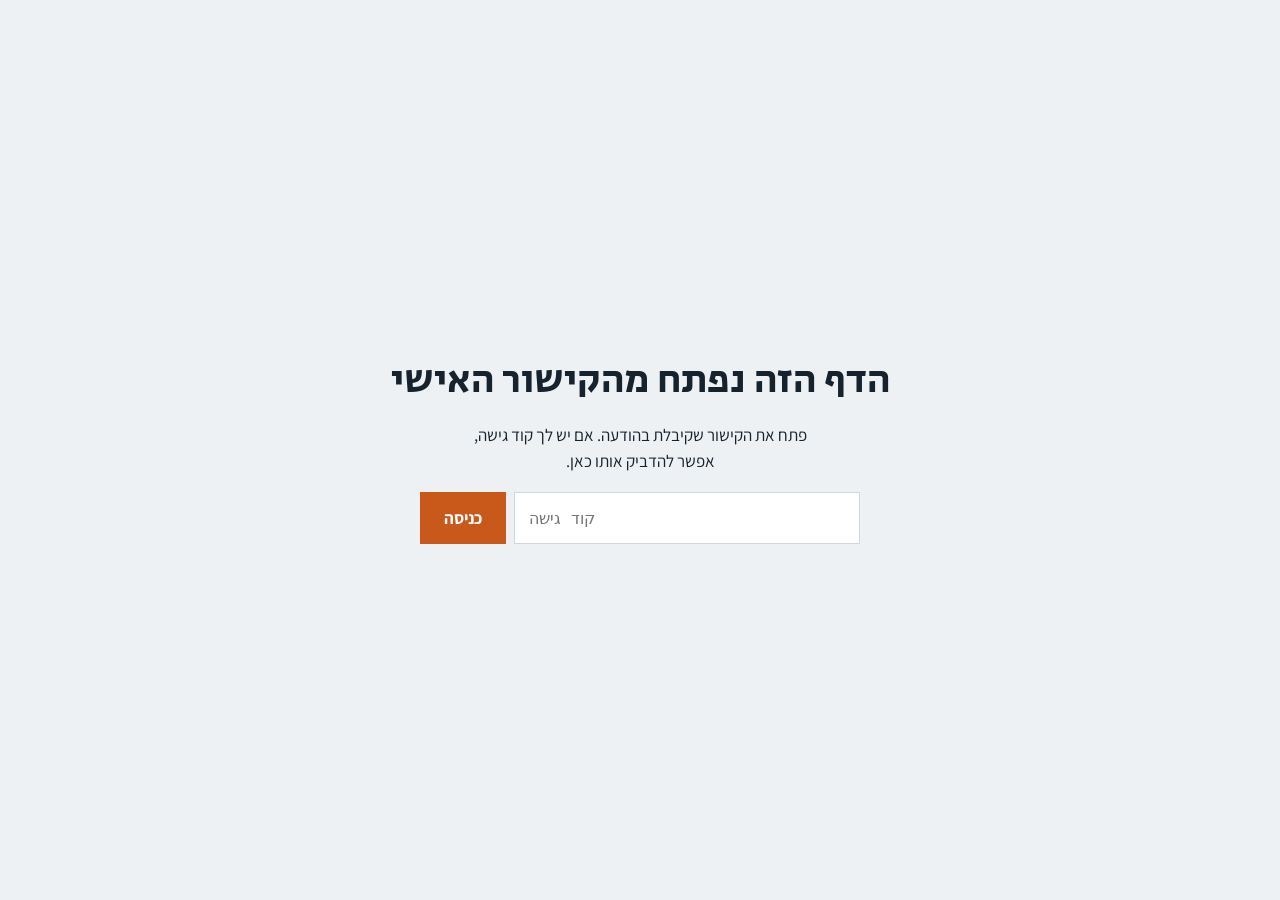
<file: trade/talk/index.html>
<!doctype html>
<html lang="he" dir="rtl">
<head>
<meta charset="utf-8">
<meta name="viewport" content="width=device-width,initial-scale=1,viewport-fit=cover">
<meta name="robots" content="noindex,nofollow">
<meta name="referrer" content="no-referrer">
<meta name="color-scheme" content="light dark">
<title>שיחה עם המראיין</title>
<link rel="preconnect" href="https://fonts.googleapis.com">
<link rel="preconnect" href="https://fonts.gstatic.com" crossorigin>
<link rel="stylesheet" href="https://fonts.googleapis.com/css2?family=Secular+One&family=Assistant:wght@400;600;700&family=IBM+Plex+Mono:wght@500&display=swap">
<link rel="stylesheet" href="talk.css?v=mwuuqnur">
</head>
<body>
<div id="app" data-view="boot">
  <section class="v-boot center" aria-live="polite">
    <div class="dots" aria-hidden="true"><i></i><i></i><i></i></div>
    <p class="note" id="boot-note">רגע, פותח את הדף.</p>
  </section>

  <section class="v-gate center">
    <h1>הדף הזה נפתח מהקישור האישי</h1>
    <p id="gate-note">פתח את הקישור שקיבלת בהודעה. אם יש לך קוד גישה, אפשר להדביק אותו כאן.</p>
    <form id="gate-form" autocomplete="off">
      <input id="gate-code" type="text" inputmode="text" autocapitalize="characters" spellcheck="false" aria-label="קוד גישה" placeholder="קוד גישה">
      <button class="btn go" type="submit">כניסה</button>
    </form>
  </section>

  <section class="v-lobby">
    <div class="topline">
      <span class="mono">igentics · דסק היבוא</span>
      <a href="../" id="plan-link">למסמך ←</a>
    </div>
    <div class="demo" id="demo" hidden></div>
    <div class="hello">
      <div class="facebox" id="face-lobby"></div>
      <h1 id="hello-title">נעים מאוד</h1>
      <p class="lead" id="hello-lead"></p>
      <div class="warn" id="hello-warn" hidden></div>
      <div class="cta">
        <button class="btn go" id="start-voice" type="button"><svg class="i" viewBox="0 0 24 24" aria-hidden="true"><rect x="9" y="3" width="6" height="11" rx="3"/><path d="M5 11a7 7 0 0 0 14 0M12 18v3M8.5 21h7"/></svg><span>מתחילים לדבר</span></button>
        <button class="btn" id="start-text" type="button"><svg class="i" viewBox="0 0 24 24" aria-hidden="true"><path d="M4 20h4l10-10-4-4L4 16v4zM13.5 6.5l4 4"/></svg><span>מעדיף לכתוב</span></button>
      </div>
      <p class="fine" id="hello-fine">אפשר לעצור בכל רגע. השיחה מתומללת ונשמרת כדי שאזכור אותה בפעם הבאה. ההקלטה עצמה לא נשמרת.</p>
    </div>
    <ul class="three" id="three">
      <li><b>מה כבר ברור</b>כל מה שתספר נרשם כעובדה, עם מספר ועם מי שאחראי.</li>
      <li><b>מה עוד חסר</b>איפה שאין תשובה, אני מסמן פער ושואל מי יודע.</li>
      <li><b id="three-pilot">מה לברר לפני פיילוט</b>רשימה קצרה של דברים לשאול בעסק שבו נתחיל.</li>
    </ul>
    <div class="since" id="since" hidden></div>
  </section>

  <section class="v-talk">
    <header class="bar">
      <span class="mono brand" id="bar-brand">שיחה עם המראיין</span>
      <div class="acts">
        <button type="button" class="board-tab" id="board-tab" aria-controls="board" aria-expanded="false">הלוח<span class="n" id="board-n"></span></button>
        <button type="button" class="end" id="end">סיימנו להיום</button>
      </div>
    </header>
    <div class="cols">
      <div class="main">
        <div class="who">
          <div class="facebox" id="face-talk"></div>
          <div class="cap" aria-live="polite">
            <span class="mono" id="cap-name"></span>
            <b id="cap-state">מתחבר</b>
            <span id="cap-sub"></span>
          </div>
        </div>
        <div class="log" id="log" role="log" aria-live="polite" aria-label="תמלול השיחה"></div>
        <footer class="composer" id="composer" data-mode="voice">
          <button type="button" class="mic" id="mic" data-s="hold" aria-label="מיקרופון">
            <svg viewBox="0 0 24 24" fill="none" stroke="currentColor" stroke-width="1.8" stroke-linecap="round" stroke-linejoin="round" aria-hidden="true"><rect x="9" y="3" width="6" height="11" rx="3"/><path d="M5 11a7 7 0 0 0 14 0M12 18v3M8.5 21h7"/><path class="off" d="M4 4l16 16"/></svg>
          </button>
          <form class="type" id="type">
            <textarea id="text" rows="1" placeholder="אפשר גם לכתוב כאן" aria-label="הודעה כתובה" enterkeyhint="send"></textarea>
            <button type="submit" id="send" aria-label="שליחה" disabled><svg class="i" viewBox="0 0 24 24" aria-hidden="true"><path d="M20 12H5M11 6l-6 6 6 6"/></svg></button>
          </form>
          <p class="hint" id="hint"></p>
        </footer>
      </div>
      <aside class="board" id="board" aria-label="הלוח">
        <div class="head">
          <div class="row"><h3>הלוח</h3><button type="button" class="close" id="board-close" aria-label="סגירת הלוח"><svg class="i" viewBox="0 0 24 24" aria-hidden="true"><path d="M6 6l12 12M18 6L6 18"/></svg></button></div>
          <div class="meter" aria-hidden="true"><i id="meter"></i></div>
          <span class="note" id="meter-note"></span>
        </div>
        <div class="body" id="board-body"></div>
      </aside>
    </div>
    <div class="scrim" id="scrim"></div>
  </section>

  <section class="v-wrap">
    <div class="inner">
      <div class="top">
        <div class="facebox" id="face-wrap"></div>
        <div><h2 id="wrap-title">הכול נשמר</h2><p class="note" id="wrap-note"></p></div>
      </div>
      <div class="sum pending" id="wrap-sum">אני מסכם עכשיו את השיחה, כדי לזכור אותה בפעם הבאה.</div>
      <div class="grid" id="wrap-board"></div>
      <div class="cta">
        <button class="btn go" id="again" type="button">ממשיכים עוד קצת</button>
        <a class="btn" href="../">חזרה למסמך</a>
      </div>
    </div>
  </section>
</div>

<div class="sheet" id="sheet" role="dialog" aria-modal="true" aria-labelledby="sheet-title">
  <div class="head"><h3 id="sheet-title"></h3><button type="button" class="btn quiet" id="sheet-close">סגירה</button></div>
  <div class="body" id="sheet-body"></div>
</div>

<script>window.DESK_CONF={endpoint:"https://cjtzqurhgoblgtzungka.supabase.co/functions/v1/desk",plan:"../",build:"mwuuqnur"};</script>
<script src="talk.js?v=mwuuqnur" defer></script>
</body>
</html>
</file>
<file: trade/talk/talk.css>
/* Talk page: the interviewer. Same manifest language as the plan page (paper cards, steel rules, one orange accent),
   with two round things in it: the face and the microphone. RTL, phone first. */
:root{
  --bg:#eef1f3; --paper:#ffffff; --ink:#16232e; --muted:#566673; --line:#cfd8de;
  --steel:#2f4a5e; --box:#c9591a; --box-soft:#fbe6d6; --ok:#2a6f48; --est:#6a4ea3; --ask:#1f6f8b;
  --cut:#fffdf5; --mark:#ffe9a8; --on-box:#ffffff; --on-steel:#ffffff; --steel-soft:#e3eaef;
  --display:"Secular One","Assistant",system-ui,sans-serif;
  --body:"Assistant",system-ui,sans-serif;
  --mono:"IBM Plex Mono",ui-monospace,Menlo,monospace;
  --vvh:100dvh;
}
@media (prefers-color-scheme: dark){:root:not([data-theme="light"]){
  --bg:#0f171d; --paper:#17222b; --ink:#e7eef2; --muted:#9aaab6; --line:#2b3a46;
  --steel:#8fb3cc; --box:#f08a3c; --box-soft:#35241a; --ok:#5fbf86; --est:#b39ae0; --ask:#63b7d3;
  --cut:#1c2a34; --mark:#5a4a16; --on-box:#16110c; --on-steel:#0f171d; --steel-soft:#22313c; color-scheme:dark}}
:root[data-theme="dark"]{
  --bg:#0f171d; --paper:#17222b; --ink:#e7eef2; --muted:#9aaab6; --line:#2b3a46;
  --steel:#8fb3cc; --box:#f08a3c; --box-soft:#35241a; --ok:#5fbf86; --est:#b39ae0; --ask:#63b7d3;
  --cut:#1c2a34; --mark:#5a4a16; --on-box:#16110c; --on-steel:#0f171d; --steel-soft:#22313c; color-scheme:dark}

*{box-sizing:border-box}
html,body{margin:0;height:100%}
body{background:var(--bg);color:var(--ink);font-family:var(--body);font-size:17px;line-height:1.55;direction:rtl;
  -webkit-text-size-adjust:100%;text-size-adjust:100%;overscroll-behavior-y:none}
h1,h2,h3{font-family:var(--display);font-weight:400;text-wrap:balance;margin:0;line-height:1.2}
h1{font-size:clamp(28px,6vw,40px)}
h2{font-size:clamp(22px,4.4vw,28px)}
h3{font-size:18px}
h4{font-family:var(--mono);font-weight:500;font-size:12px;letter-spacing:.06em;color:var(--muted);margin:0}
p{margin:0}
a{color:var(--steel)}
button{font:inherit;color:inherit;cursor:pointer;-webkit-tap-highlight-color:transparent}
button:disabled{cursor:default;opacity:.55}
a:focus-visible,button:focus-visible,textarea:focus-visible,input:focus-visible,[tabindex]:focus-visible{outline:2px solid var(--box);outline-offset:2px}
.mono{font-family:var(--mono);font-size:12.5px;letter-spacing:.06em;color:var(--muted)}
.note{font-size:14.5px;color:var(--muted)}
.ltr{direction:ltr;unicode-bidi:isolate;display:inline-block}
[hidden]{display:none !important}
svg.i{width:22px;height:22px;flex:none;fill:none;stroke:currentColor;stroke-width:1.8;stroke-linecap:round;stroke-linejoin:round}

.btn{display:inline-flex;align-items:center;justify-content:center;gap:10px;min-height:52px;padding:10px 22px;border:2px solid var(--steel);
  background:transparent;color:var(--ink);font-weight:700;font-size:17px;text-decoration:none}
.btn.go{background:var(--box);border-color:var(--box);color:var(--on-box)}
.btn.go:hover{filter:brightness(1.06)}
.btn.quiet{border-color:var(--line);font-weight:600;min-height:44px;padding:8px 16px;font-size:15.5px}
.btn:hover{border-color:var(--box)}
.link{background:none;border:0;padding:0;color:var(--steel);text-decoration:underline;font-size:inherit}

/* views */
#app>section,#app>div.view{display:none}
#app[data-view="boot"]>.v-boot,#app[data-view="gate"]>.v-gate,#app[data-view="lobby"]>.v-lobby,
#app[data-view="talk"]>.v-talk,#app[data-view="wrap"]>.v-wrap{display:flex}
.center{min-height:var(--vvh);flex-direction:column;align-items:center;justify-content:center;gap:18px;text-align:center;
  padding:28px max(18px,env(safe-area-inset-left,0px)) calc(28px + env(safe-area-inset-bottom,0px)) max(18px,env(safe-area-inset-right,0px))}
.center p{max-width:46ch}
.v-boot .dots{display:flex;gap:8px}
.v-boot .dots i{width:9px;height:9px;border-radius:50%;background:var(--steel);opacity:.3;animation:dot 1.1s infinite}
.v-boot .dots i:nth-child(2){animation-delay:.18s}.v-boot .dots i:nth-child(3){animation-delay:.36s}
@keyframes dot{0%,100%{opacity:.25;transform:none}40%{opacity:1;transform:translateY(-4px)}}
.v-gate form{display:flex;gap:8px;flex-wrap:wrap;justify-content:center;width:100%;max-width:440px}
.v-gate input{flex:1 1 220px;min-height:52px;border:1px solid var(--line);background:var(--paper);color:var(--ink);padding:8px 14px;
  font:500 16px var(--mono);direction:ltr;text-align:left}

/* lobby */
.v-lobby{min-height:var(--vvh);flex-direction:column;align-items:center;gap:22px;
  padding:18px max(18px,env(safe-area-inset-left,0px)) calc(32px + env(safe-area-inset-bottom,0px)) max(18px,env(safe-area-inset-right,0px))}
.topline{width:100%;max-width:1000px;display:flex;justify-content:space-between;align-items:center;gap:12px}
.topline a{font-size:15px;font-weight:600;text-decoration:none}
.topline a:hover{text-decoration:underline}
.demo{width:100%;max-width:1000px;background:var(--box-soft);border-inline-start:4px solid var(--box);padding:10px 14px;font-size:15px;display:flex;flex-wrap:wrap;gap:6px 16px;align-items:center}
.demo b{font-weight:700}
.hello{display:flex;flex-direction:column;align-items:center;gap:16px;text-align:center;max-width:600px;margin-top:max(0px,calc((var(--vvh) - 760px) / 3))}
.hello .facebox{width:min(58vw,230px);aspect-ratio:1/1}
.hello .lead{font-size:18.5px;color:var(--muted);max-width:44ch}
.hello .lead b{color:var(--ink);font-weight:600}
.hello .cta{display:flex;flex-wrap:wrap;gap:12px;justify-content:center;margin-top:4px}
.hello .cta .btn{flex:1 1 200px}
.fine{font-size:14px;color:var(--muted);max-width:52ch}
.warn{background:var(--cut);border:1px solid var(--line);border-inline-start:4px solid var(--est);padding:10px 14px;font-size:15px;max-width:600px;text-align:start}
.three{list-style:none;margin:0;padding:0;display:grid;grid-template-columns:repeat(3,minmax(0,1fr));gap:12px;width:100%;max-width:1000px;text-align:start}
.three li{border-top:3px solid var(--steel);padding-top:9px;font-size:15.5px;color:var(--muted);min-width:0}
.three b{display:block;font-family:var(--display);font-weight:400;font-size:18px;color:var(--ink)}
@media (max-width:680px){.three{grid-template-columns:1fr}}
.since{width:100%;max-width:1000px;display:flex;flex-direction:column;gap:10px;text-align:start}
.since .sum{background:var(--paper);border:1px solid var(--line);padding:14px 16px;font-size:16px}

/* talk */
.v-talk{height:var(--vvh);flex-direction:column;min-height:0;overflow:hidden}
.bar{flex:none;display:flex;align-items:center;gap:10px;justify-content:space-between;border-bottom:2px solid var(--steel);
  padding:calc(6px + env(safe-area-inset-top,0px)) max(12px,env(safe-area-inset-left,0px)) 6px max(12px,env(safe-area-inset-right,0px));background:var(--bg)}
.bar .brand{white-space:nowrap;overflow:hidden;text-overflow:ellipsis;min-width:0}
.bar .acts{display:flex;gap:8px;align-items:center;flex:none}
.bar button{min-height:38px;padding:4px 12px;border:1px solid var(--line);background:var(--paper);font-size:14.5px;font-weight:600;white-space:nowrap}
.bar button .n{display:inline-block;min-width:20px;padding:0 5px;margin-inline-start:6px;background:var(--box);color:var(--on-box);font:500 12px/20px var(--mono);text-align:center}
.bar button .n:empty{display:none}
.bar button.end{border-color:var(--steel)}
.cols{flex:1;min-height:0;display:flex}
.main{flex:1;min-width:0;min-height:0;display:flex;flex-direction:column}
.who{flex:none;display:flex;align-items:center;gap:14px;padding:10px max(16px,env(safe-area-inset-left,0px)) 10px max(16px,env(safe-area-inset-right,0px));border-bottom:1px solid var(--line);background:var(--bg)}
.who .facebox{width:132px;aspect-ratio:1/1;flex:none;transition:width .25s ease}
.typing .who .facebox{width:76px}
.who .cap{display:flex;flex-direction:column;gap:2px;min-width:0}
.who .cap b{font-family:var(--display);font-weight:400;font-size:22px;line-height:1.2}
.who .cap span{font-size:14.5px;color:var(--muted);overflow:hidden;display:-webkit-box;-webkit-line-clamp:2;-webkit-box-orient:vertical}
.who .cap .mono{margin-bottom:2px;font:600 14px/1.3 var(--body);letter-spacing:0}
.log{flex:1;min-height:0;overflow-y:auto;overscroll-behavior:contain;display:flex;flex-direction:column;gap:10px;
  padding:14px max(14px,env(safe-area-inset-left,0px)) 18px max(14px,env(safe-area-inset-right,0px));scroll-behavior:smooth}
@media (prefers-reduced-motion:reduce){.log{scroll-behavior:auto}}
.msg{max-width:min(88%,62ch);padding:10px 14px;font-size:17px;line-height:1.5;white-space:pre-wrap;overflow-wrap:anywhere;animation:rise .22s ease both}
.msg.agent{align-self:flex-start;background:var(--paper);border:1px solid var(--line);border-inline-start:3px solid var(--box)}
.msg.user{align-self:flex-end;background:var(--steel);color:var(--on-steel)}
.msg .next{opacity:.38;transition:opacity .2s}
.msg.cut{border-inline-start-color:var(--line)}
.msg.wait{display:inline-flex;gap:6px;align-items:center;min-height:44px}
.msg.wait i{width:7px;height:7px;border-radius:50%;background:var(--muted);animation:dot 1.1s infinite}
.msg.wait i:nth-child(2){animation-delay:.18s}.msg.wait i:nth-child(3){animation-delay:.36s}
.sys{align-self:center;font-size:14px;color:var(--muted);text-align:center;max-width:52ch;padding:2px 8px}
.find{align-self:flex-start;max-width:min(92%,62ch);background:var(--cut);border:1px solid var(--line);border-inline-start:3px solid var(--ask);padding:10px 14px;display:flex;flex-direction:column;gap:5px;font-size:15.5px;animation:rise .22s ease both}
.find .mono{color:var(--ask);display:flex;align-items:center;gap:6px}
.find .mono svg{width:15px;height:15px}
.find .q{font-weight:600}
.find .a{color:var(--muted)}
.find .srcs{display:flex;flex-wrap:wrap;gap:6px;margin-top:2px}
.find .srcs a{font-size:13.5px;border:1px solid var(--line);background:var(--paper);padding:1px 8px;text-decoration:none;max-width:100%;overflow:hidden;text-overflow:ellipsis;white-space:nowrap}
.find .srcs a:hover{border-color:var(--ask)}
.find.busy .mono::after{content:"";width:12px;height:12px;border:2px solid var(--ask);border-inline-end-color:transparent;border-radius:50%;animation:spin .8s linear infinite}
@keyframes spin{to{transform:rotate(360deg)}}
@keyframes rise{from{opacity:0;transform:translateY(6px)}to{opacity:1;transform:none}}
@media (prefers-reduced-motion:reduce){.msg,.find{animation:none}}

.composer{flex:none;background:var(--paper);border-top:1px solid var(--line);display:grid;grid-template-columns:auto minmax(0,1fr);gap:4px 12px;align-items:end;
  padding:10px max(14px,env(safe-area-inset-left,0px)) calc(10px + env(safe-area-inset-bottom,0px)) max(14px,env(safe-area-inset-right,0px))}
.composer[data-mode="text"]{grid-template-columns:minmax(0,1fr)}
.composer[data-mode="text"] .mic{display:none}
.mic{--lvl:0;position:relative;width:62px;height:62px;border-radius:50%;border:0;background:var(--box);color:var(--on-box);display:grid;place-items:center;flex:none}
.mic svg{width:28px;height:28px}
.mic::before{content:"";position:absolute;inset:-5px;border-radius:50%;border:3px solid var(--box);opacity:calc(.18 + var(--lvl) * .8);transform:scale(calc(1 + var(--lvl) * .22));transition:transform .09s linear,opacity .09s linear;pointer-events:none}
.mic[data-s="hold"]{background:var(--steel-soft);color:var(--steel)}
.mic[data-s="hold"]::before{border-color:var(--line);opacity:.9;transform:none}
.mic[data-s="off"]{background:var(--bg);color:var(--muted);box-shadow:inset 0 0 0 2px var(--line)}
.mic[data-s="off"]::before{display:none}
.mic .off{display:none}
.mic[data-s="off"] .off{display:block}
.type{display:flex;gap:6px;align-items:flex-end;border:1px solid var(--line);background:var(--bg);padding:5px}
.type:focus-within{border-color:var(--steel)}
.type textarea{flex:1;min-width:0;border:0;background:transparent;color:var(--ink);font:inherit;font-size:17px;line-height:1.4;resize:none;padding:8px 8px;max-height:132px;outline:none}
.type textarea::placeholder{color:var(--muted)}
.type button{flex:none;width:44px;height:44px;border:0;background:var(--steel);color:var(--on-steel);display:grid;place-items:center}
.type button:disabled{background:var(--line);color:var(--muted);opacity:1}
.hint{grid-column:1/-1;font-size:13.5px;color:var(--muted);min-height:20px}
.hint:empty{display:none}

/* board */
.board{flex:none;width:340px;border-inline-start:1px solid var(--line);background:var(--bg);display:flex;flex-direction:column;min-height:0}
.board .head{flex:none;padding:12px 16px 10px;border-bottom:1px solid var(--line);display:flex;flex-direction:column;gap:8px}
.board .head .row{display:flex;justify-content:space-between;align-items:center;gap:8px}
.board .head h3{font-size:19px}
.board .close{display:none;border:0;background:none;padding:6px;margin:-6px}
.meter{height:6px;background:var(--line);position:relative;overflow:hidden}
.meter i{position:absolute;inset-block:0;inset-inline-start:0;background:var(--ok);width:0;transition:width .6s ease}
.board .body{flex:1;min-height:0;overflow-y:auto;padding:12px 16px 20px;display:flex;flex-direction:column;gap:18px;overscroll-behavior:contain}
.grp{display:flex;flex-direction:column;gap:8px}
.grp h4{display:flex;justify-content:space-between;gap:8px;font:700 14.5px/1.3 var(--body);letter-spacing:0;color:var(--muted)}
.grp h4 span+span{font:500 12px/1.5 var(--mono)}
.grp .none{font-size:14.5px;color:var(--muted)}
.it{background:var(--paper);border:1px solid var(--line);border-inline-start:3px solid var(--steel);padding:8px 12px;font-size:15px;display:flex;flex-direction:column;gap:2px;min-width:0;overflow-wrap:anywhere}
.it b{font-weight:600}
.it span{color:var(--muted);font-size:14.5px}
.it .srcs{display:flex;flex-wrap:wrap;gap:5px;margin-top:3px}
.it .srcs a{font-size:13px;border:1px solid var(--line);padding:0 7px;text-decoration:none;max-width:100%;overflow:hidden;text-overflow:ellipsis;white-space:nowrap}
.grp.facts .it{border-inline-start-color:var(--ok)}
.grp.gaps .it{border-inline-start-color:var(--est)}
.grp.asks .it{border-inline-start-color:var(--ask)}
.grp.web .it{border-inline-start-color:var(--steel)}
.it.new{animation:flash 2.4s ease}
@keyframes flash{0%{background:var(--mark)}100%{background:var(--paper)}}
@media (prefers-reduced-motion:reduce){.it.new{animation:none}}
.board-tab{display:none}
.scrim{display:none}
@media (max-width:959px){
  .board{position:fixed;inset:auto 0 0 0;width:auto;max-height:78%;height:78%;border:0;border-top:2px solid var(--steel);z-index:20;transform:translateY(102%);transition:transform .28s ease;box-shadow:0 -12px 40px rgba(0,0,0,.18)}
  .board.open{transform:none}
  .board .close{display:block}
  .board .body{padding-bottom:calc(20px + env(safe-area-inset-bottom,0px))}
  .board-tab{display:inline-flex;align-items:center}
  .scrim{display:block;position:fixed;inset:0;background:rgba(10,16,20,.42);z-index:19;opacity:0;pointer-events:none;transition:opacity .25s}
  .scrim.open{opacity:1;pointer-events:auto}
}
@media (prefers-reduced-motion:reduce){.board,.scrim{transition:none}}
@media (min-width:960px){
  .who .facebox{width:176px}
  .typing .who .facebox{width:176px}
  .who .cap b{font-size:26px}
  .log{padding-inline:24px}
  .msg{font-size:17.5px}
}

/* wrap-up */
.v-wrap{min-height:var(--vvh);flex-direction:column;align-items:center;gap:22px;
  padding:26px max(18px,env(safe-area-inset-left,0px)) calc(36px + env(safe-area-inset-bottom,0px)) max(18px,env(safe-area-inset-right,0px))}
.v-wrap .inner{width:100%;max-width:760px;display:flex;flex-direction:column;gap:20px}
.v-wrap .top{display:flex;gap:16px;align-items:center}
.v-wrap .facebox{width:104px;aspect-ratio:1/1;flex:none}
.v-wrap .sum{background:var(--paper);border:1px solid var(--line);border-inline-start:3px solid var(--box);padding:14px 16px;font-size:16.5px;white-space:pre-wrap}
.v-wrap .sum.pending{color:var(--muted);border-inline-start-color:var(--line)}
.v-wrap .cta{display:flex;flex-wrap:wrap;gap:12px}
.v-wrap .grid{display:grid;grid-template-columns:repeat(auto-fit,minmax(240px,1fr));gap:18px;align-items:start}

/* overlay (admin view) */
.sheet{position:fixed;inset:0;z-index:30;background:var(--bg);display:none;flex-direction:column}
.sheet.open{display:flex}
.sheet .head{flex:none;display:flex;justify-content:space-between;align-items:center;gap:10px;border-bottom:2px solid var(--steel);
  padding:calc(10px + env(safe-area-inset-top,0px)) max(16px,env(safe-area-inset-left,0px)) 10px max(16px,env(safe-area-inset-right,0px))}
.sheet .body{flex:1;overflow-y:auto;padding:16px max(16px,env(safe-area-inset-left,0px)) calc(28px + env(safe-area-inset-bottom,0px)) max(16px,env(safe-area-inset-right,0px));display:flex;flex-direction:column;gap:18px}
.sheet .body>*{width:100%;max-width:860px;margin-inline:auto}
.sheet .grid{display:grid;grid-template-columns:repeat(auto-fit,minmax(250px,1fr));gap:18px;align-items:start}
</file>
